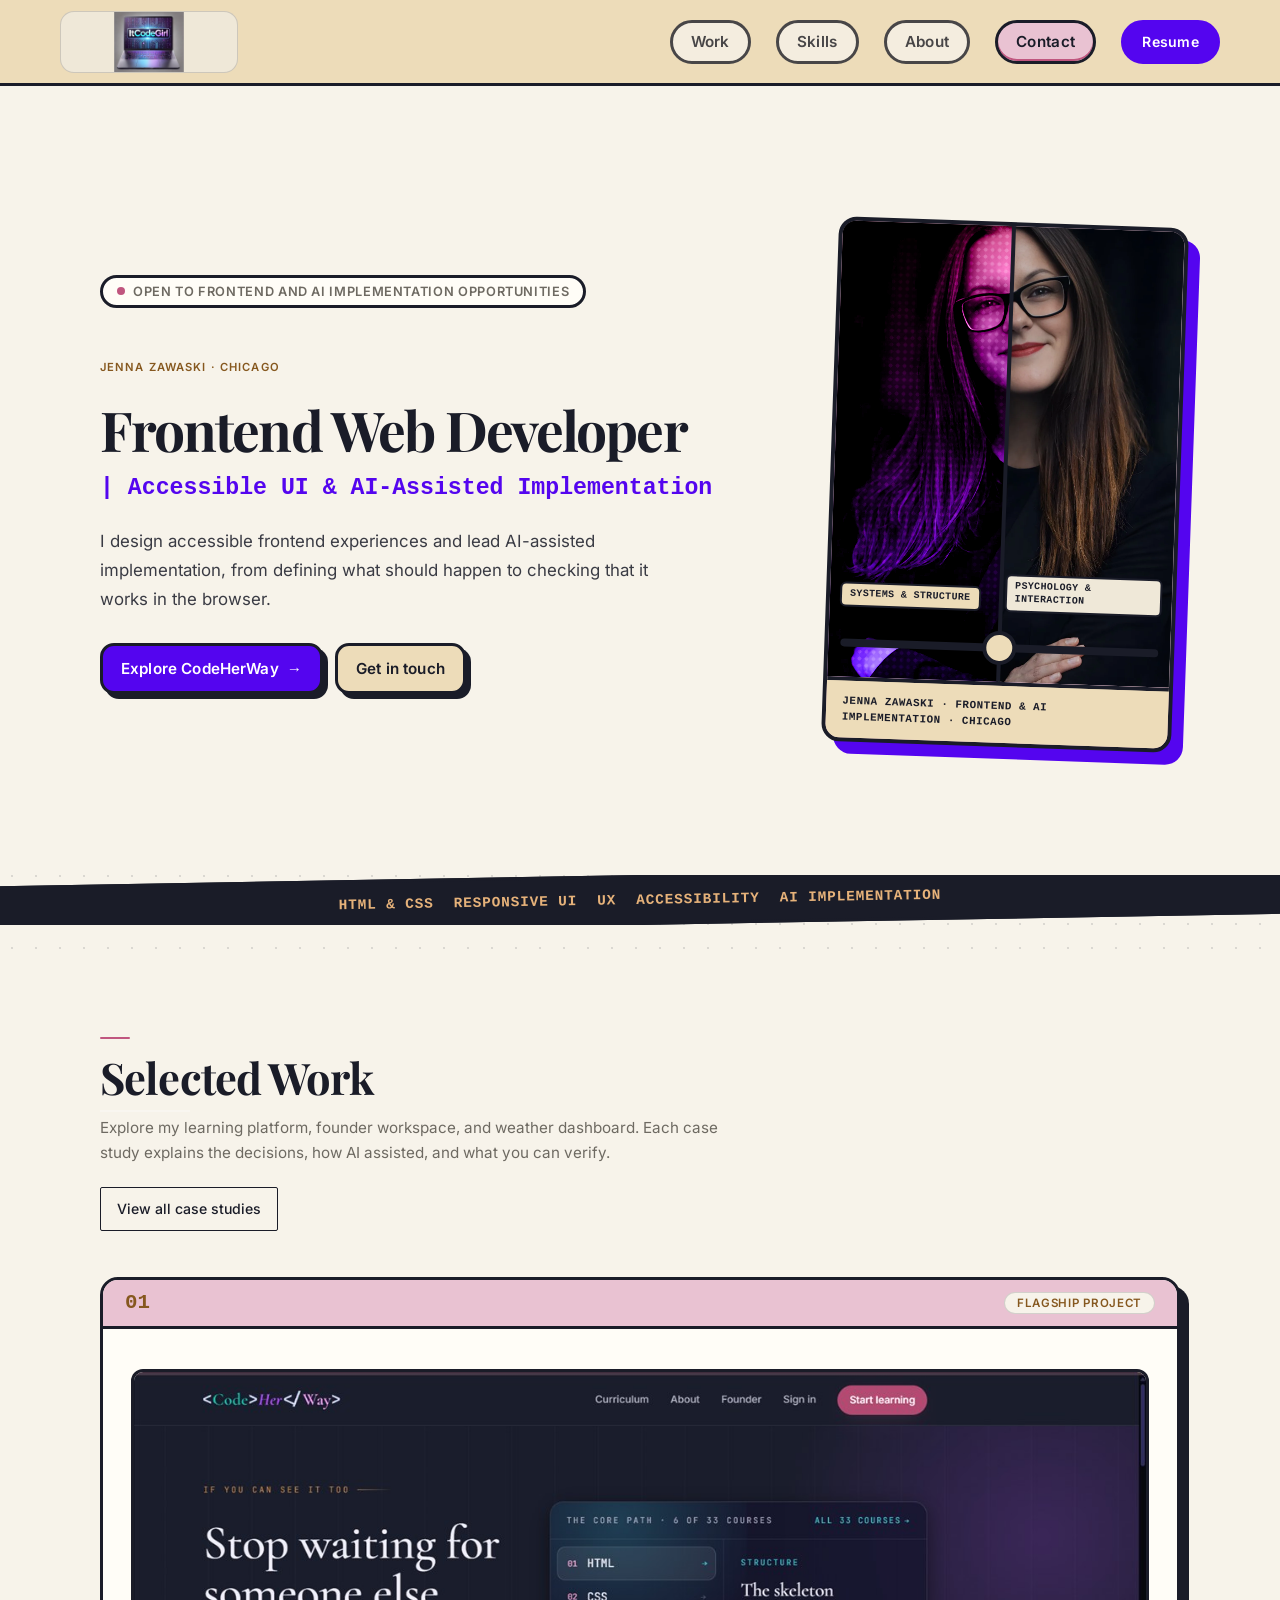
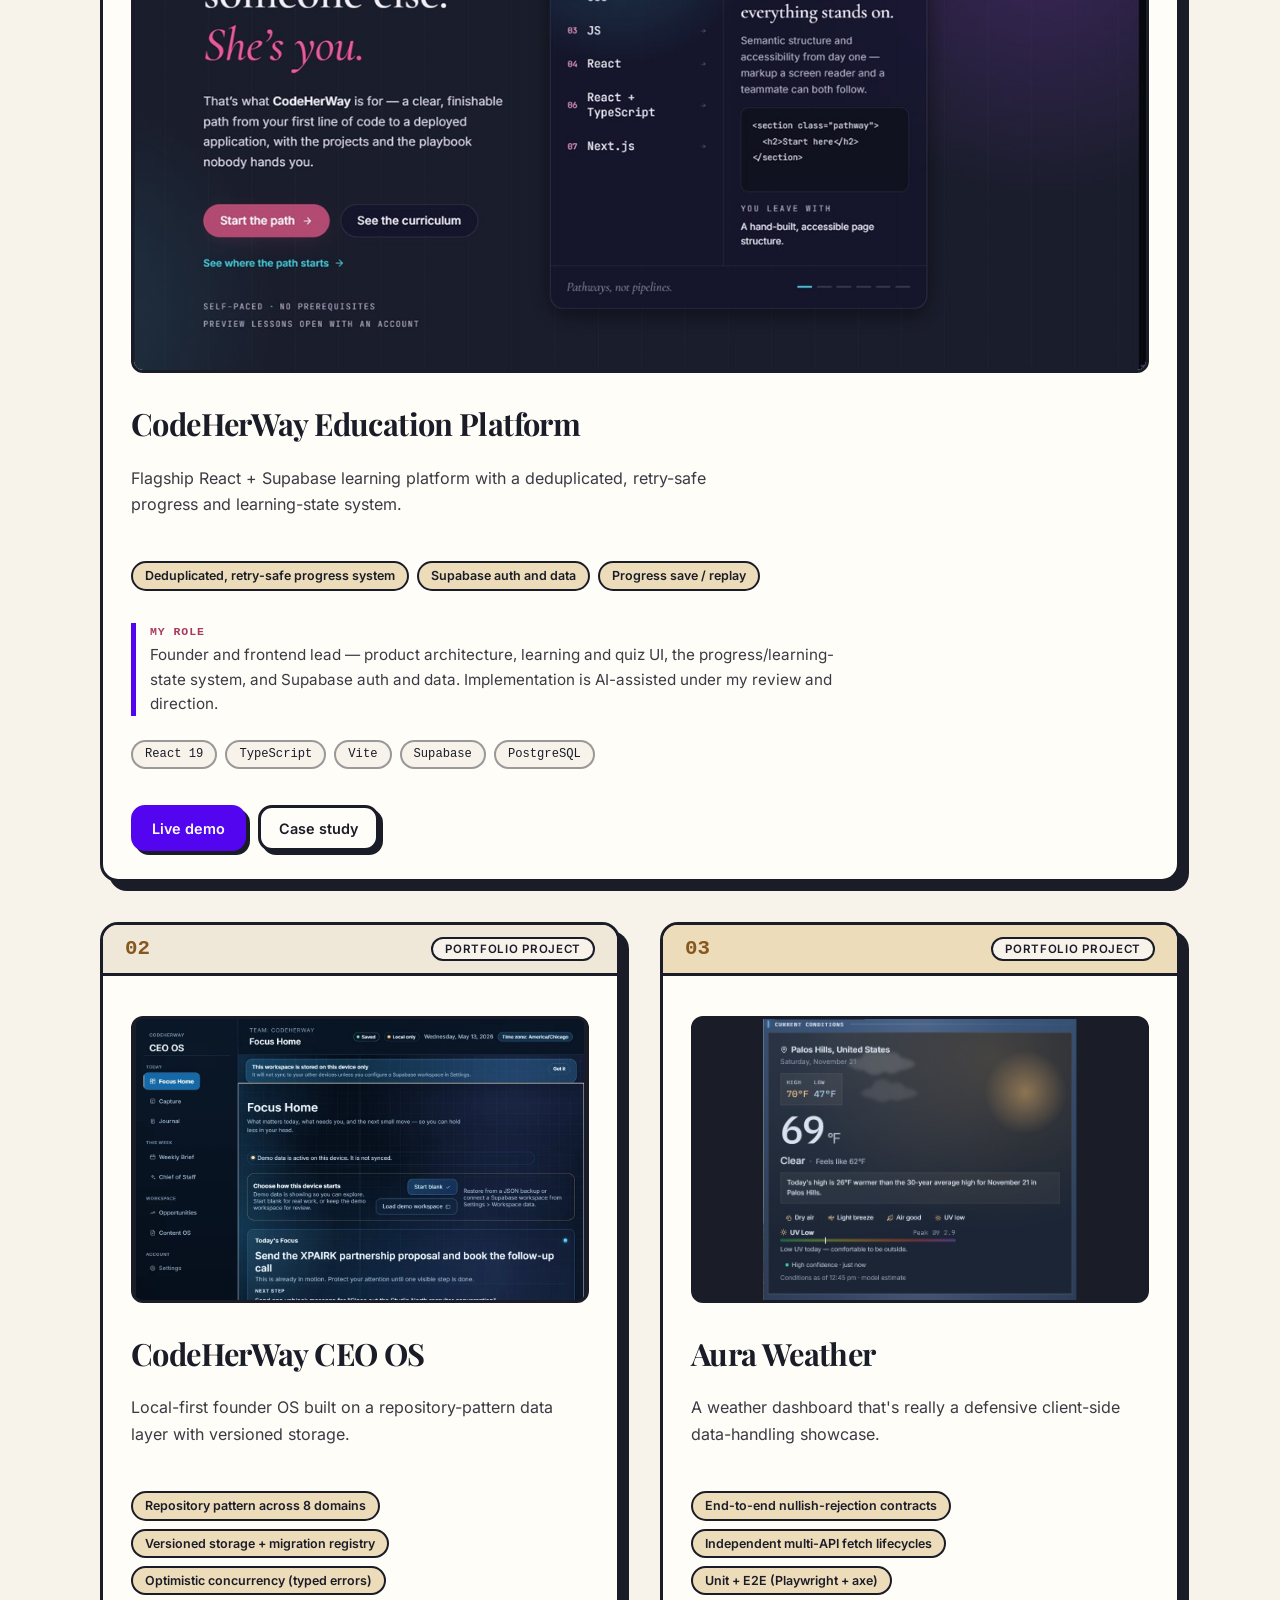
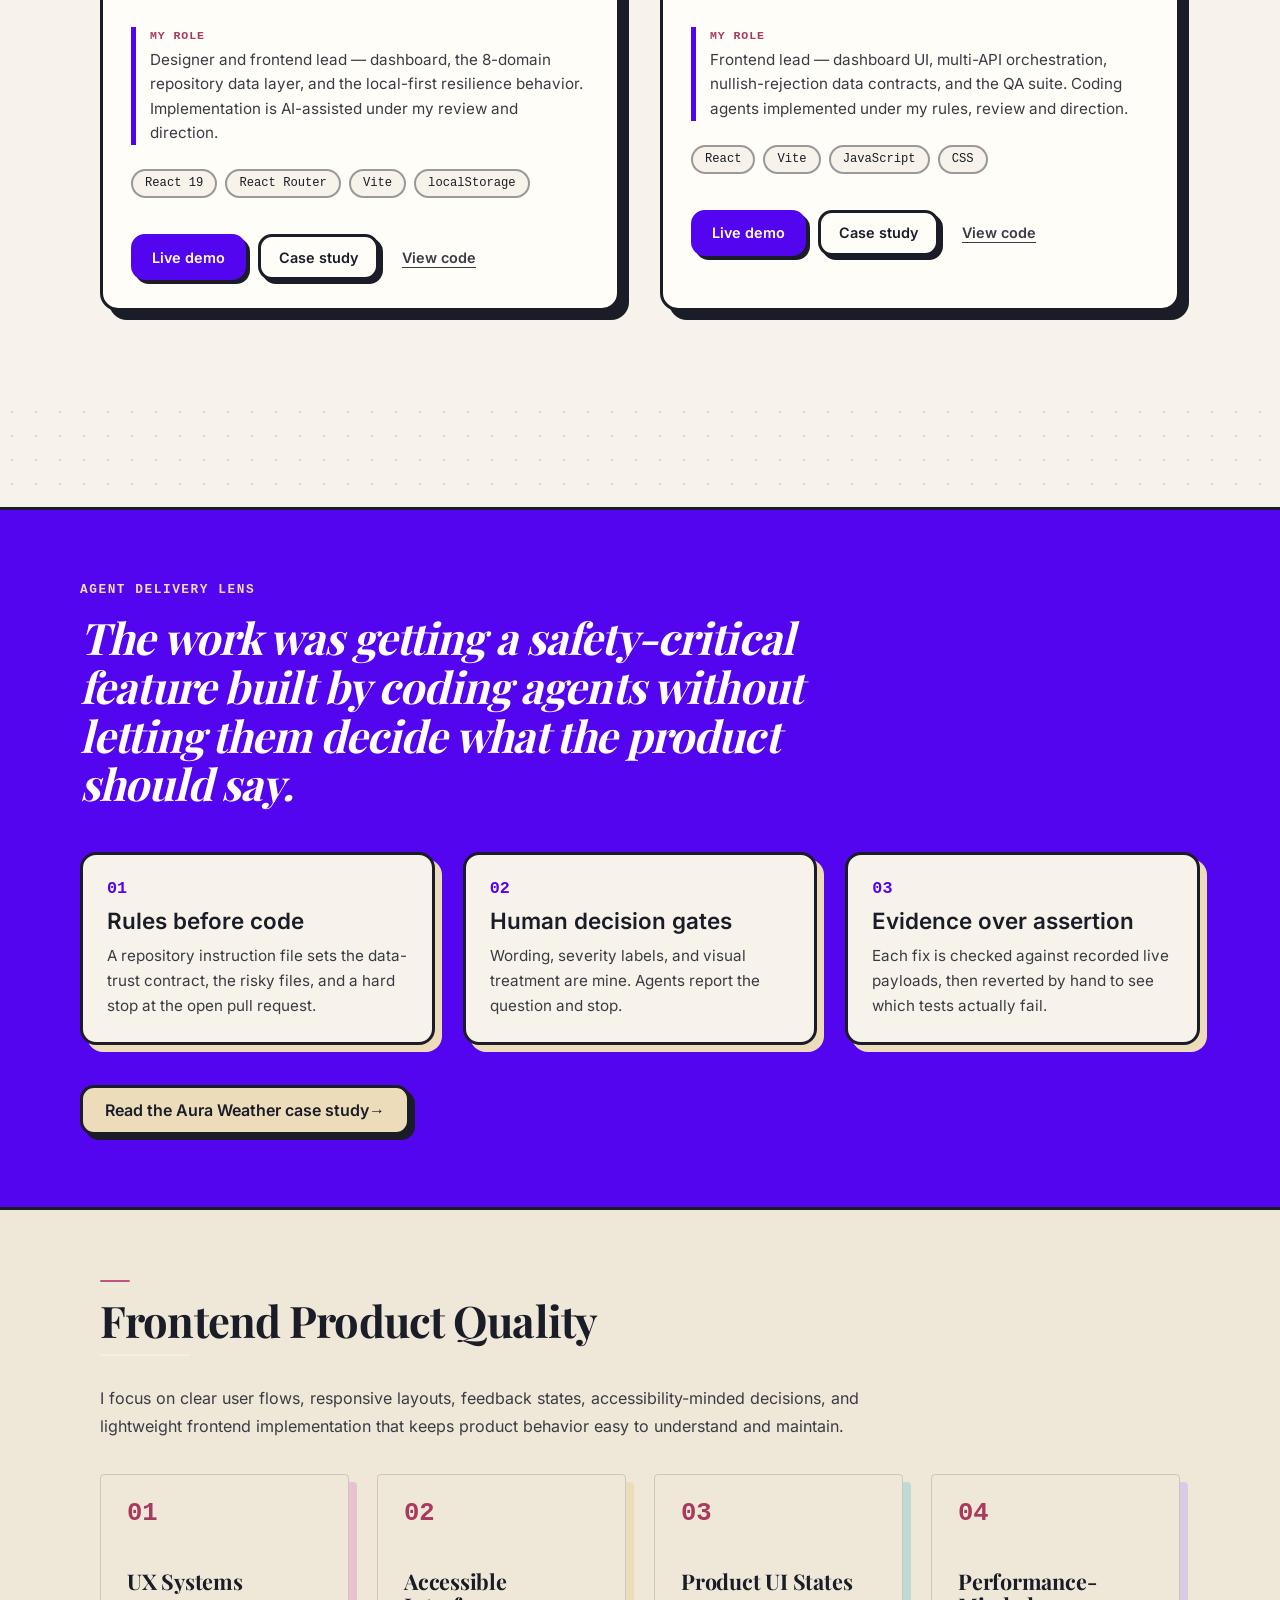
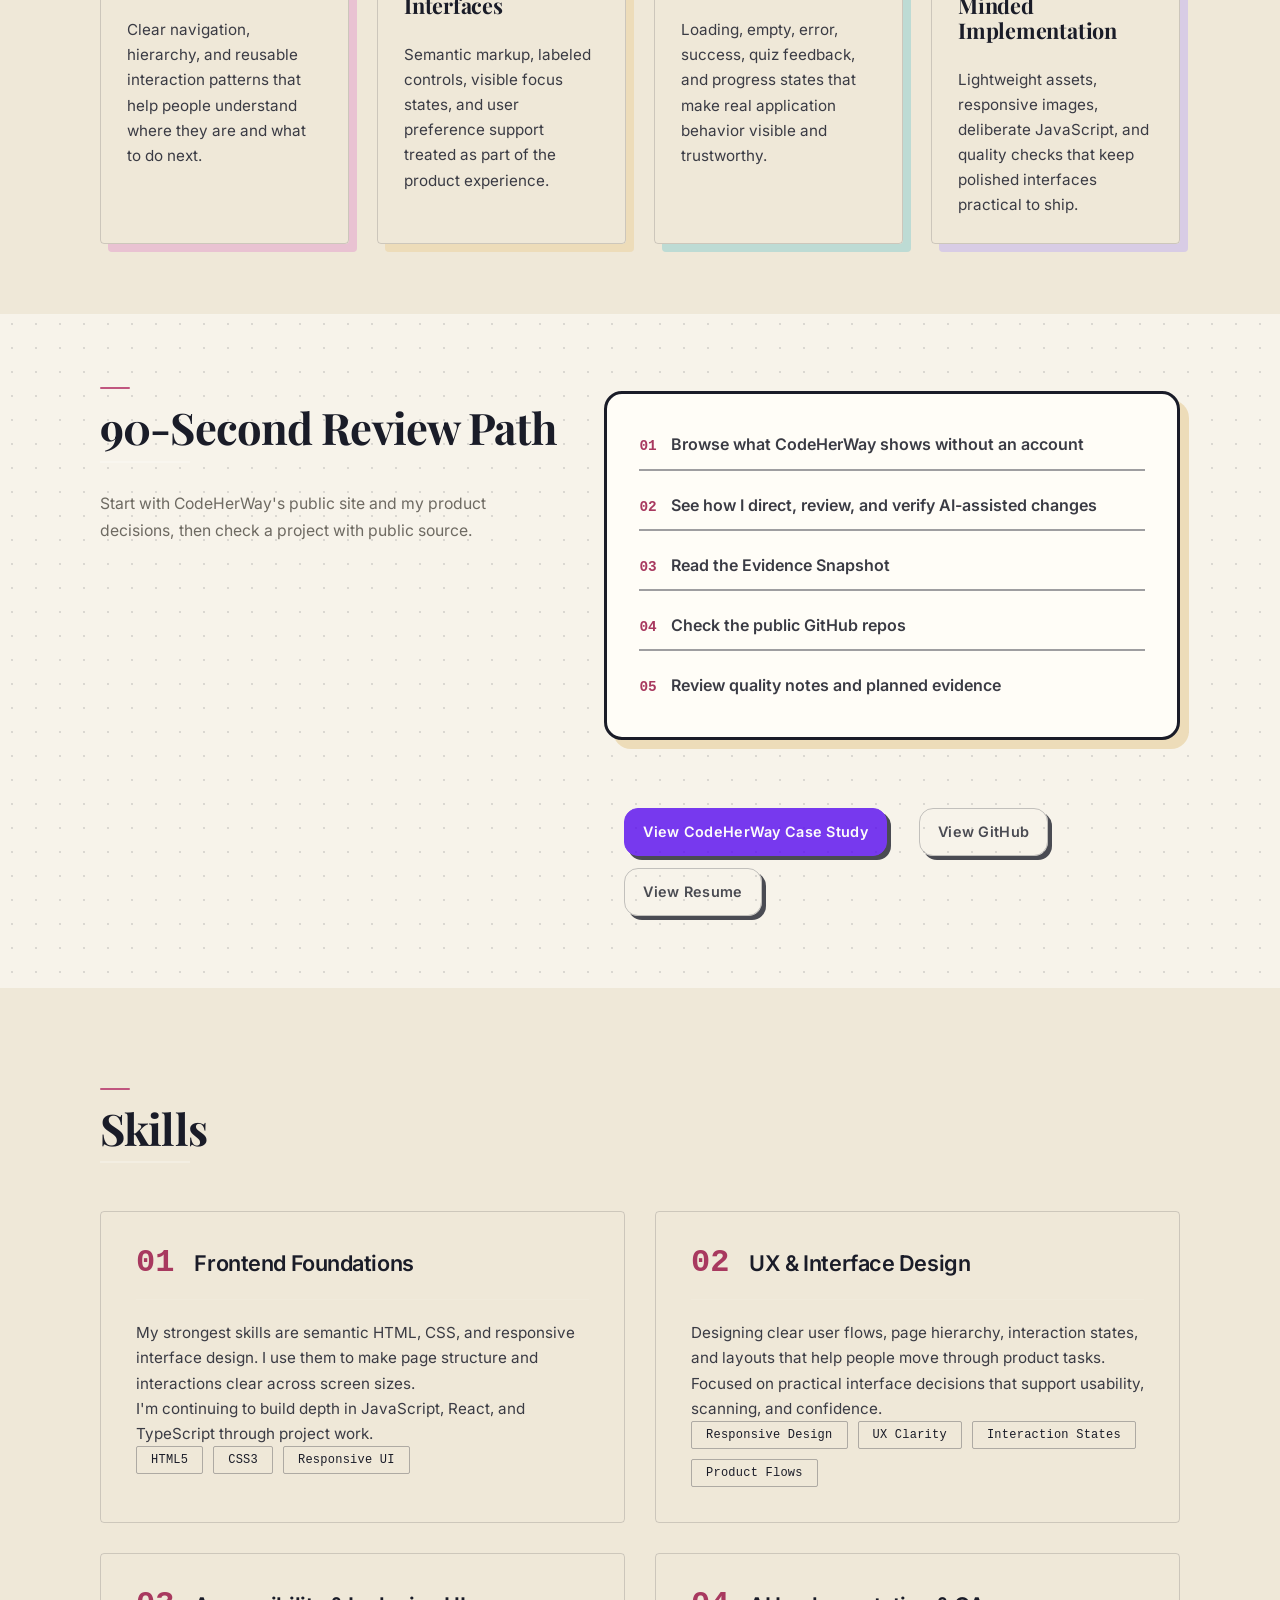
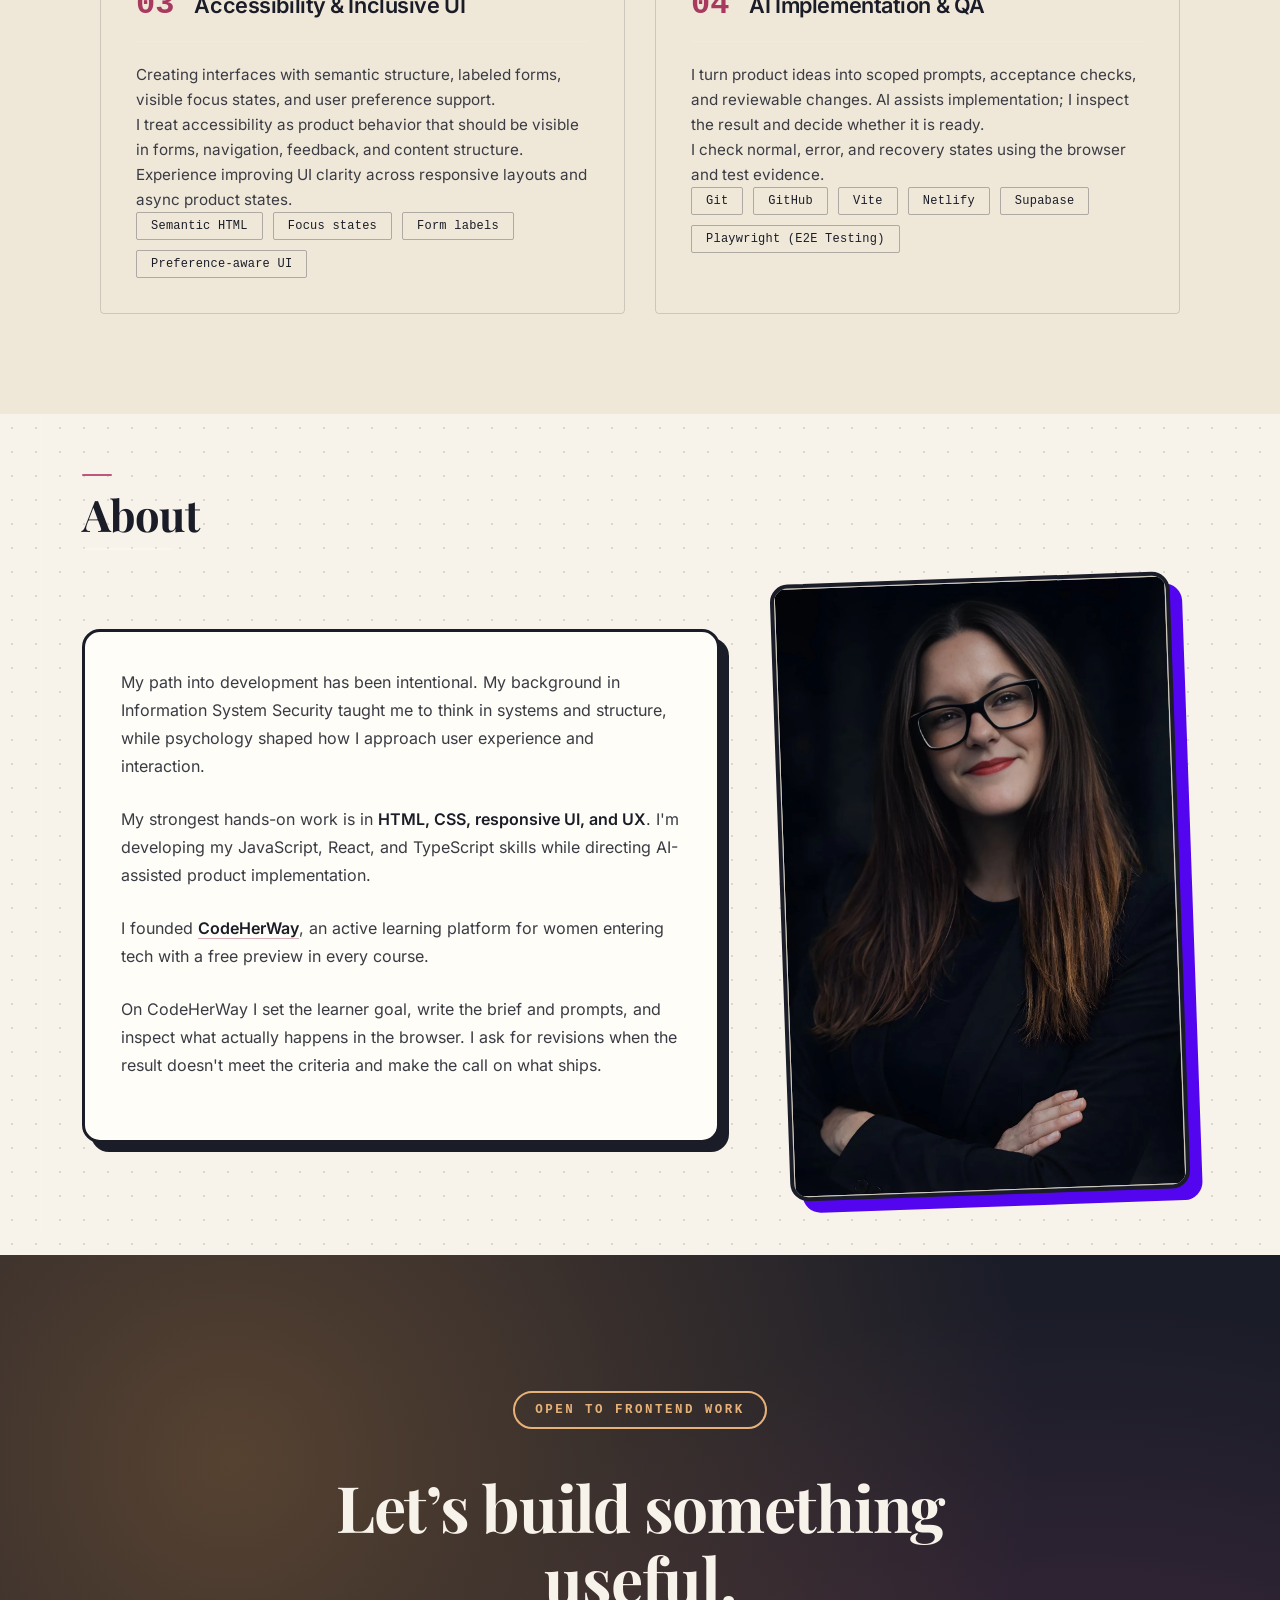
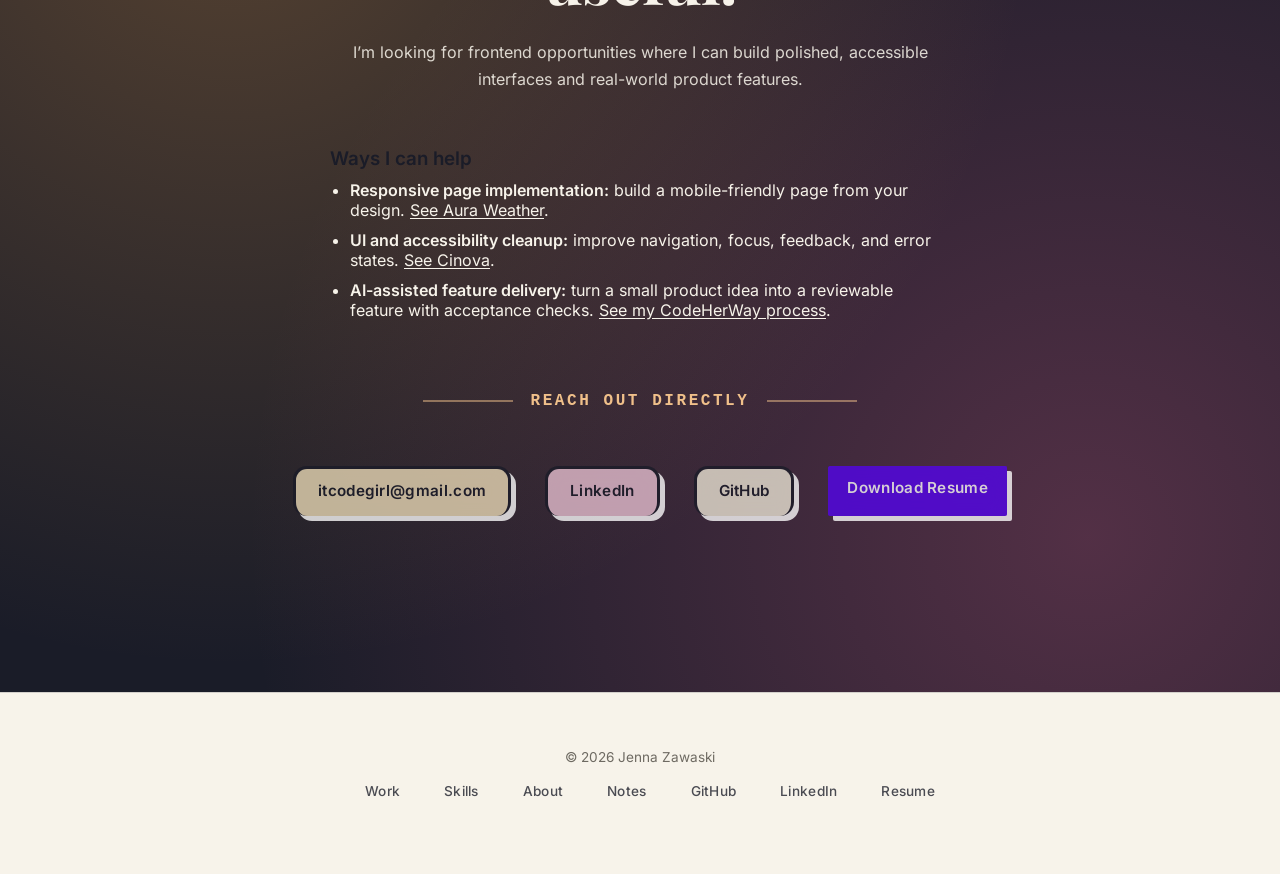
<file: index.html>
<!DOCTYPE html>
<html lang="en">

<head>
	<meta charset="UTF-8">
	<meta name="viewport" content="width=device-width, initial-scale=1.0, viewport-fit=cover">
	<meta name="description" content="Jenna Zawaski designs accessible frontend experiences and leads AI-assisted implementation with hands-on browser verification.">
	<meta name="author" content="Jenna Zawaski">
	<meta name="robots" content="index, follow">
	<link rel="canonical" href="https://itcodegirl.com/">
	<meta name="theme-color" content="#f7f3ea">
	<link rel="icon" type="image/svg+xml" href="assets/favicon.svg">

	<meta property="og:type" content="website">
	<meta property="og:title" content="Jenna Zawaski | Frontend Web Developer">
	<meta property="og:description" content="Frontend product work, accessible UI, and AI-assisted implementation under human direction and review.">
	<meta property="og:url" content="https://itcodegirl.com/">
	<meta property="og:image" content="https://itcodegirl.com/assets/images/social-portfolio.jpg">
	<meta property="og:image:width" content="1200">
	<meta property="og:image:height" content="630">
	<meta property="og:image:alt" content="Jenna Zawaski, frontend and AI implementation portfolio">
	<meta name="twitter:card" content="summary_large_image">
	<meta name="twitter:title" content="Jenna Zawaski | Frontend Web Developer">
	<meta name="twitter:description" content="Frontend product work, accessible UI, and AI-assisted implementation under human direction and review.">
	<meta name="twitter:image" content="https://itcodegirl.com/assets/images/social-portfolio.jpg">
	<meta name="twitter:image:alt" content="Jenna Zawaski, frontend and AI implementation portfolio">
	<title>Jenna Zawaski | Frontend Web Developer</title>

	<link rel="preload" href="assets/fonts/inter-latin-300-600.woff2" as="font" type="font/woff2" crossorigin>
	<link rel="preload" href="assets/fonts/playfair-display-latin-600-700.woff2" as="font" type="font/woff2" crossorigin>

	<script defer src="./js/projects.js"></script>
	<script defer src="./js/app.js"></script>
	<script defer src="./js/player-one.js"></script>

	<link rel="stylesheet" href="./css/fonts.css">
	<link rel="stylesheet" href="./css/styles.css">
	<link rel="stylesheet" href="./css/hero.css">
	<link rel="stylesheet" href="./css/projects.css">
	<link rel="stylesheet" href="./css/player-one.css">
	<link rel="stylesheet" href="./css/editorial.css">

		<script type="application/ld+json">{"@context":"https://schema.org","@type":"Person","name":"Jenna Zawaski","url":"https://itcodegirl.com/","jobTitle":"Frontend Web Developer","address":{"@type":"PostalAddress","addressLocality":"Chicago","addressRegion":"IL","addressCountry":"US"},"knowsAbout":["Frontend Development","HTML5","CSS","JavaScript","React","UX Design","Responsive Interfaces","Accessibility","Semantic HTML","API Integration","Supabase"],"email":"itcodegirl@gmail.com","sameAs":["https://github.com/itcodegirl","https://www.linkedin.com/in/jennazawaski"]}</script>
</head>

<body class="home-player-one">
	<a class="skip-link" href="#main-content">Skip to main content</a>

	<div class="scroll-progress" aria-hidden="true"></div>

	<header class="site-header nav-show">
		<div class="nav-inner">
			<a class="logo" href="#main-content" aria-label="ItCodeGirl home">
				<img src="assets/images/itcodegirl-logo.webp" alt="" width="118" height="46" loading="eager" decoding="async">
			</a>
			<nav class="nav" aria-label="Primary navigation">
				<a href="#work" data-mobile-nav="primary">Work</a>
				<a href="#skills" data-mobile-nav="secondary">Skills</a>
				<a href="#about" data-mobile-nav="secondary">About</a>
				<a href="#contact" data-mobile-nav="primary">Contact</a>
				<a href="assets/JennaZawaski-Resume.pdf" class="nav-resume" data-mobile-nav="primary" download aria-label="Download Jenna Zawaski resume PDF">Resume</a>
			</nav>
		</div>
	</header>

	<main id="main-content" tabindex="-1">
		<section class="hero" aria-labelledby="hero-title">
			<div class="hero-container">
				<div class="hero-content">
					<div class="availability-badge"><span class="availability-dot" aria-hidden="true"></span>Open to frontend and AI implementation opportunities</div>
					<p class="hero-sub">Jenna Zawaski · Chicago</p>
					<h1 id="hero-title">Frontend Web Developer <span class="hero-focus">| Accessible UI &amp; AI-Assisted Implementation</span></h1>
					<p class="hero-intro">I design accessible frontend experiences and lead AI-assisted implementation, from defining what should happen to checking that it works in the browser.</p>
					<div class="hero-actions">
						<a href="work/codeherway/" class="hero-cta hero-cta--primary">Explore CodeHerWay <span aria-hidden="true">→</span></a>
						<a href="#contact" class="hero-cta hero-cta--secondary">Get in touch</a>
					</div>
				</div>
				<figure class="hero-portrait">
					<div class="hero-portrait-split">
						<img src="assets/headshot.webp" alt="Jenna Zawaski, smiling, with long dark hair and glasses" width="800" height="1000" loading="eager" fetchpriority="high" decoding="async">
						<span class="hero-portrait-overlay" aria-hidden="true">
							<img src="assets/headshot.webp" alt="" width="800" height="1000" loading="eager" decoding="async">
							<span class="hero-portrait-wash"></span>
							<span class="hero-portrait-dots"></span>
						</span>
						<span class="hero-portrait-divider" aria-hidden="true"></span>
						<span class="hero-portrait-label hero-portrait-label--left">Systems &amp; structure</span>
						<span class="hero-portrait-label hero-portrait-label--right">Psychology &amp; interaction</span>
						<input class="hero-portrait-range" type="range" min="0" max="100" value="50" aria-label="Slide between the halftone and photo portrait">
					</div>
					<figcaption>Jenna Zawaski · Frontend &amp; AI implementation · Chicago</figcaption>
				</figure>
			</div>
		</section>
		<div class="skills-ticker-clip" aria-hidden="true">
			<div class="skills-ticker">
				<span>HTML &amp; CSS</span><span>Responsive UI</span><span>UX</span><span>Accessibility</span><span>AI implementation</span>
			</div>
		</div>
		<section class="work" id="work" aria-labelledby="work-title">
			<h2 id="work-title">Selected Work</h2>
			<p class="work-intro">
				Explore my learning platform, founder workspace, and weather dashboard. Each case study explains the decisions, how AI assisted, and what you can verify.
			</p>
			<a class="work-index-link" href="work/">View all case studies</a>
			<div class="work-grid" id="projectsGrid"></div>
			<noscript>
				<ul class="work-grid work-grid--static" aria-label="Selected work">
					<li><h3><a href="work/codeherway/">CodeHerWay Education Platform</a></h3><p>Flagship React + Supabase learning platform with a deduplicated, retry-safe progress and learning-state system.</p><a href="https://codeherway-platform.vercel.app/" rel="noopener noreferrer">Live demo</a></li>
					<li><h3><a href="work/ceo-os/">CodeHerWay CEO OS</a></h3><p>Local-first founder OS built on a repository-pattern data layer with versioned storage.</p><a href="https://codeherway-ceo-os.netlify.app/" rel="noopener noreferrer">Live demo</a> · <a href="https://github.com/itcodegirl/ceo-os" rel="noopener noreferrer">Code</a></li>
					<li><h3><a href="work/aura-weather/">Aura Weather</a></h3><p>A weather dashboard that's really a defensive client-side data-handling showcase.</p><a href="https://aura-weather-platform.netlify.app/" rel="noopener noreferrer">Live demo</a> · <a href="https://github.com/itcodegirl/aura-weather" rel="noopener noreferrer">Code</a></li>
				</ul>
			</noscript>
		</section>
		<section class="agent-lens" aria-labelledby="agent-lens-title">
			<div class="agent-lens-inner">
				<p class="agent-lens-eyebrow">Agent delivery lens</p>
				<h2 id="agent-lens-title">The work was getting a safety-critical feature built by coding agents without letting them decide what the product should say.</h2>
				<div class="agent-lens-grid">
					<article>
						<span aria-hidden="true">01</span>
						<h3>Rules before code</h3>
						<p>A repository instruction file sets the data-trust contract, the risky files, and a hard stop at the open pull request.</p>
					</article>
					<article>
						<span aria-hidden="true">02</span>
						<h3>Human decision gates</h3>
						<p>Wording, severity labels, and visual treatment are mine. Agents report the question and stop.</p>
					</article>
					<article>
						<span aria-hidden="true">03</span>
						<h3>Evidence over assertion</h3>
						<p>Each fix is checked against recorded live payloads, then reverted by hand to see which tests actually fail.</p>
					</article>
				</div>
				<a class="agent-lens-link" href="work/aura-weather/">Read the Aura Weather case study <span aria-hidden="true">→</span></a>
			</div>
		</section>
		<section class="product-quality" aria-labelledby="product-quality-title">
			<h2 id="product-quality-title">Frontend Product Quality</h2>
			<p class="quality-intro">
				I focus on clear user flows, responsive layouts, feedback states, accessibility-minded decisions, and lightweight frontend implementation that keeps product behavior easy to understand and maintain.
			</p>
			<div class="quality-grid">
				<article class="quality-card">
					<span class="quality-number" aria-hidden="true">01</span>
					<h3>UX Systems</h3>
					<p>Clear navigation, hierarchy, and reusable interaction patterns that help people understand where they are and what to do next.</p>
				</article>
				<article class="quality-card">
					<span class="quality-number" aria-hidden="true">02</span>
					<h3>Accessible Interfaces</h3>
					<p>Semantic markup, labeled controls, visible focus states, and user preference support treated as part of the product experience.</p>
				</article>
				<article class="quality-card">
					<span class="quality-number" aria-hidden="true">03</span>
					<h3>Product UI States</h3>
					<p>Loading, empty, error, success, quiz feedback, and progress states that make real application behavior visible and trustworthy.</p>
				</article>
				<article class="quality-card">
					<span class="quality-number" aria-hidden="true">04</span>
					<h3>Performance-Minded Implementation</h3>
					<p>Lightweight assets, responsive images, deliberate JavaScript, and quality checks that keep polished interfaces practical to ship.</p>
				</article>
			</div>
		</section>
		<section class="review-path" aria-labelledby="review-path-title">
			<div class="review-path-copy">
				<h2 id="review-path-title">90-Second Review Path</h2>
				<p>
					Start with CodeHerWay's public site and my product decisions, then check a project with public source.
				</p>
			</div>
			<ol class="review-steps">
				<li>Browse what CodeHerWay shows without an account</li>
				<li>See how I direct, review, and verify AI-assisted changes</li>
				<li>Read the Evidence Snapshot</li>
				<li>Check the public GitHub repos</li>
				<li>Review quality notes and planned evidence</li>
			</ol>
			<nav class="review-path-actions" aria-label="90-second review links">
				<a href="work/codeherway/">View CodeHerWay Case Study</a>
				<a href="https://github.com/itcodegirl" target="_blank" rel="noopener noreferrer">View GitHub</a>
				<a href="assets/JennaZawaski-Resume.pdf" download>View Resume</a>
			</nav>
		</section>
		<section class="skills" id="skills" aria-labelledby="skills-title">
			<h2 id="skills-title">Skills</h2>
			<div class="skills-grid">
				<div class="skill-card">
					<div class="skill-header">
						<span class="skill-number" aria-hidden="true">01</span>
						<h3>Frontend Foundations</h3>
					</div>
					<div class="skill-content">
						<p>
							My strongest skills are semantic HTML, CSS, and responsive interface design. I use them to make page structure and interactions clear across screen sizes.
						</p>
						<p>I'm continuing to build depth in JavaScript, React, and TypeScript through project work.</p>
						<div class="skill-tags">
							<span>HTML5</span>
							<span>CSS3</span>
							<span>Responsive UI</span>
						</div>
					</div>
				</div>
				<div class="skill-card">
					<div class="skill-header">
						<span class="skill-number" aria-hidden="true">02</span>
						<h3>UX &amp; Interface Design</h3>
					</div>
					<div class="skill-content">
						<p>
							Designing clear user flows, page hierarchy, interaction states, and layouts that help people move through product tasks.
						</p>
						<p>Focused on practical interface decisions that support usability, scanning, and confidence.</p>
						<div class="skill-tags">
							<span>Responsive Design</span>
							<span>UX Clarity</span>
							<span>Interaction States</span>
							<span>Product Flows</span>
						</div>
					</div>
				</div>
				<div class="skill-card">
					<div class="skill-header">
						<span class="skill-number" aria-hidden="true">03</span>
						<h3>Accessibility &amp; Inclusive UI</h3>
					</div>
					<div class="skill-content">
						<p>Creating interfaces with semantic structure, labeled forms, visible focus states, and user preference support.
						</p>
						<p>I treat accessibility as product behavior that should be visible in forms, navigation, feedback, and content structure.</p>
						<p>Experience improving UI clarity across responsive layouts and async product states.</p>
						<div class="skill-tags">
							<span>Semantic HTML</span>
							<span>Focus states</span>
							<span>Form labels</span>
							<span>Preference-aware UI</span>
						</div>
					</div>
				</div>
				<div class="skill-card">
					<div class="skill-header">
						<span class="skill-number" aria-hidden="true">04</span>
						<h3>AI Implementation &amp; QA</h3>
					</div>
					<div class="skill-content">
						<p>
							I turn product ideas into scoped prompts, acceptance checks, and reviewable changes. AI assists implementation; I inspect the result and decide whether it is ready.
						</p>
						<p>I check normal, error, and recovery states using the browser and test evidence.</p>
						<div class="skill-tags">
							<span>Git</span>
							<span>GitHub</span>
							<span>Vite</span>
							<span>Netlify</span>
							<span>Supabase</span>
							<span>Playwright (E2E Testing)</span>
						</div>
					</div>
				</div>
			</div>
		</section>
		<section class="about" id="about" aria-labelledby="about-title">
			<h2 id="about-title">About</h2>
			<div class="about-container">
				<div class="about-content">
					<p class="about-text">
						My path into development has been intentional.
						My background in Information System Security taught me to
						think in systems and structure, while psychology shaped how I approach user experience and interaction.
					</p>
					<p class="about-text">
						My strongest hands-on work is in <strong>HTML, CSS, responsive UI, and UX</strong>. I'm developing my JavaScript, React, and TypeScript skills while directing AI-assisted product implementation.
					</p>
					<p class="about-text">
						I founded <a href="work/codeherway/" class="about-link"><strong>CodeHerWay</strong></a>, an active learning platform for women entering tech with a free preview in every course.
					</p>
					<p class="about-text">
						On CodeHerWay I set the learner goal, write the brief and prompts, and inspect what actually happens in the browser. I ask for revisions when the result doesn't meet the criteria and make the call on what ships.
					</p>
				</div>
				<div class="about-image">
					<picture>
						<source srcset="assets/headshot.webp" type="image/webp">
						<img src="assets/headshot.png" alt="Jenna Zawaski" width="1286" height="2000" loading="lazy" decoding="async">
					</picture>
				</div>
			</div>
		</section>
		<section class="contact" id="contact" aria-labelledby="contact-title">
			<div class="contact-card">
				<p class="contact-eyebrow">Open to frontend work</p>
				<h2 id="contact-title">Let’s build something useful.</h2>
				<p class="contact-copy">
					I’m looking for frontend opportunities where I can build polished, accessible interfaces and real-world
					product features.
				</p>
				<div class="contact-services">
					<h3>Ways I can help</h3>
					<ul>
						<li><strong>Responsive page implementation:</strong> build a mobile-friendly page from your design. <a href="work/aura-weather/">See Aura Weather</a>.</li>
						<li><strong>UI and accessibility cleanup:</strong> improve navigation, focus, feedback, and error states. <a href="work/cinova/">See Cinova</a>.</li>
						<li><strong>AI-assisted feature delivery:</strong> turn a small product idea into a reviewable feature with acceptance checks. <a href="work/codeherway/#my-role">See my CodeHerWay process</a>.</li>
					</ul>
				</div>
				<p class="contact-divider">Reach out directly</p>
				<nav class="contact-links" aria-label="Direct contact links">
					<a href="mailto:itcodegirl@gmail.com" class="contact-link" aria-label="Email itcodegirl@gmail.com">itcodegirl@gmail.com</a>
					<a href="https://www.linkedin.com/in/jennazawaski" target="_blank" rel="noopener noreferrer" class="contact-link" aria-label="Visit Jenna Zawaski on LinkedIn">LinkedIn</a>
					<a href="https://github.com/itcodegirl" target="_blank" rel="noopener noreferrer" class="contact-link" aria-label="Visit Jenna Zawaski on GitHub">GitHub</a>
					<a href="assets/JennaZawaski-Resume.pdf" class="contact-link contact-link--resume" download aria-label="Download resume PDF">Download Resume</a>
				</nav>
			</div>
		</section>
	</main>

	<footer class="site-footer">
		<div class="footer-inner">
			<p class="footer-copy">© 2026 Jenna Zawaski</p>
			<nav class="footer-links" aria-label="Footer navigation">
				<a href="work/">Work</a>
				<a href="#skills">Skills</a>
				<a href="#about">About</a>
				<a href="notes/">Notes</a>
				<a href="https://github.com/itcodegirl" target="_blank" rel="noopener noreferrer">GitHub</a>
				<a href="https://www.linkedin.com/in/jennazawaski" target="_blank" rel="noopener noreferrer">LinkedIn</a>
				<a href="assets/JennaZawaski-Resume.pdf" download>Resume</a>
			</nav>
		</div>
	</footer>
</body>

</html>
</file>
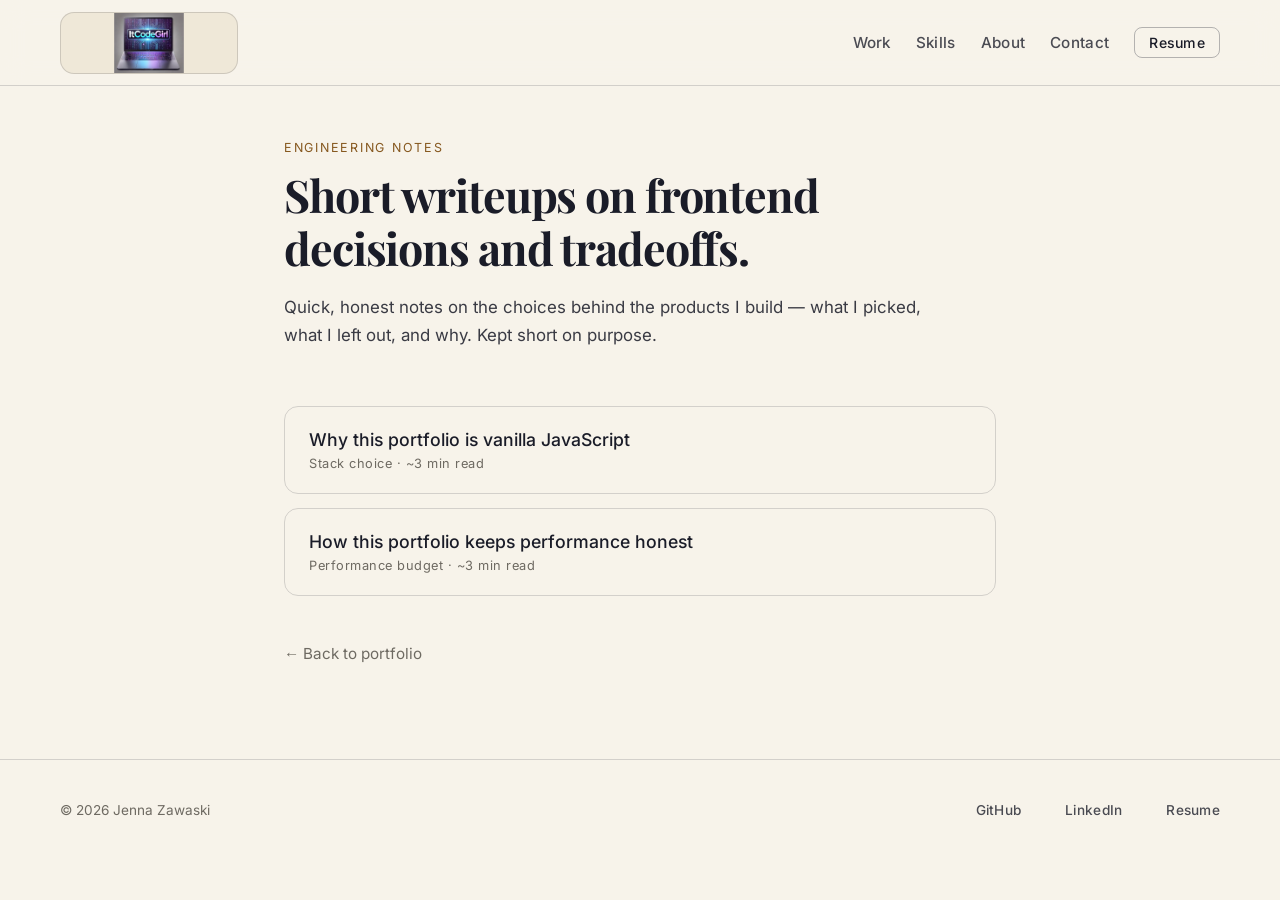
<file: notes/index.html>
<!DOCTYPE html>
<html lang="en">

<head>
	<meta charset="UTF-8">
	<meta name="viewport" content="width=device-width, initial-scale=1.0, viewport-fit=cover">
	<meta name="description"
		content="Short engineering notes by Jenna Zawaski on frontend decisions, tradeoffs, and the choices behind this portfolio.">
	<meta name="author" content="Jenna Zawaski">
	<meta name="robots" content="index, follow">
	<link rel="canonical" href="https://itcodegirl.com/notes/">
	<meta name="theme-color" content="#f7f3ea">
	<link rel="icon" type="image/svg+xml" href="../assets/favicon.svg">

	<meta property="og:type" content="website">
	<meta property="og:title" content="Engineering notes | Jenna Zawaski">
	<meta property="og:description" content="Short engineering notes by Jenna Zawaski on frontend decisions, tradeoffs, and the choices behind this portfolio.">
	<meta property="og:url" content="https://itcodegirl.com/notes/">
	<meta property="og:image" content="https://itcodegirl.com/assets/images/social-portfolio.jpg">
	<meta property="og:image:width" content="1200">
	<meta property="og:image:height" content="630">
	<meta property="og:image:alt" content="Jenna Zawaski, frontend and AI implementation portfolio">
	<meta name="twitter:card" content="summary_large_image">
	<meta name="twitter:title" content="Engineering notes | Jenna Zawaski">
	<meta name="twitter:description" content="Short engineering notes by Jenna Zawaski on frontend decisions, tradeoffs, and the choices behind this portfolio.">
	<meta name="twitter:image" content="https://itcodegirl.com/assets/images/social-portfolio.jpg">
	<meta name="twitter:image:alt" content="Jenna Zawaski, frontend and AI implementation portfolio">

	<title>Engineering notes | Jenna Zawaski</title>

	<link rel="preload" href="../assets/fonts/inter-latin-300-600.woff2" as="font" type="font/woff2" crossorigin>
	<link rel="preload" href="../assets/fonts/playfair-display-latin-600-700.woff2" as="font" type="font/woff2" crossorigin>

	<link rel="stylesheet" href="../css/fonts.css">
	<link rel="stylesheet" href="../css/styles.css">
	<link rel="stylesheet" href="./notes.css">
	<link rel="stylesheet" href="../css/editorial-pages.css">
</head>

<body class="notes-body">
	<a class="skip-link" href="#main-content">Skip to main content</a>

	<header class="site-header nav-show">
		<div class="nav-inner">
			<a class="logo" href="../" aria-label="ItCodeGirl home">
				<img src="../assets/images/itcodegirl-logo.webp" alt="" width="118" height="46" loading="eager" decoding="async">
			</a>
			<nav class="nav" aria-label="Primary navigation">
				<a href="../#work">Work</a>
				<a href="../#skills">Skills</a>
				<a href="../#about">About</a>
				<a href="../#contact">Contact</a>
				<a href="../assets/JennaZawaski-Resume.pdf" class="nav-resume" download
					aria-label="Download Jenna Zawaski resume PDF">Resume</a>
			</nav>
		</div>
	</header>

	<main id="main-content" tabindex="-1" class="notes-main">
		<header class="notes-header">
			<p class="notes-eyebrow">Engineering notes</p>
			<h1>Short writeups on frontend decisions and tradeoffs.</h1>
			<p class="notes-intro">
				Quick, honest notes on the choices behind the products I build — what I
				picked, what I left out, and why. Kept short on purpose.
			</p>
		</header>

		<ul class="notes-list">
			<li class="notes-list-item">
				<a href="./why-vanilla.html" class="notes-list-link">
					<span class="notes-list-title">Why this portfolio is vanilla JavaScript</span>
					<span class="notes-list-meta">Stack choice · ~3 min read</span>
				</a>
			</li>
			<li class="notes-list-item">
				<a href="./site-performance.html" class="notes-list-link">
					<span class="notes-list-title">How this portfolio keeps performance honest</span>
					<span class="notes-list-meta">Performance budget · ~3 min read</span>
				</a>
			</li>
		</ul>

		<p class="notes-back">
			<a href="../">← Back to portfolio</a>
		</p>
	</main>

	<footer class="site-footer">
		<div class="footer-inner">
			<p class="footer-copy">© 2026 Jenna Zawaski</p>
			<nav class="footer-links" aria-label="Footer navigation">
				<a href="https://github.com/itcodegirl" target="_blank" rel="noopener noreferrer">GitHub</a>
				<a href="https://www.linkedin.com/in/jennazawaski" target="_blank" rel="noopener noreferrer">LinkedIn</a>
				<a href="../assets/JennaZawaski-Resume.pdf" download>Resume</a>
			</nav>
		</div>
	</footer>
</body>

</html>
</file>
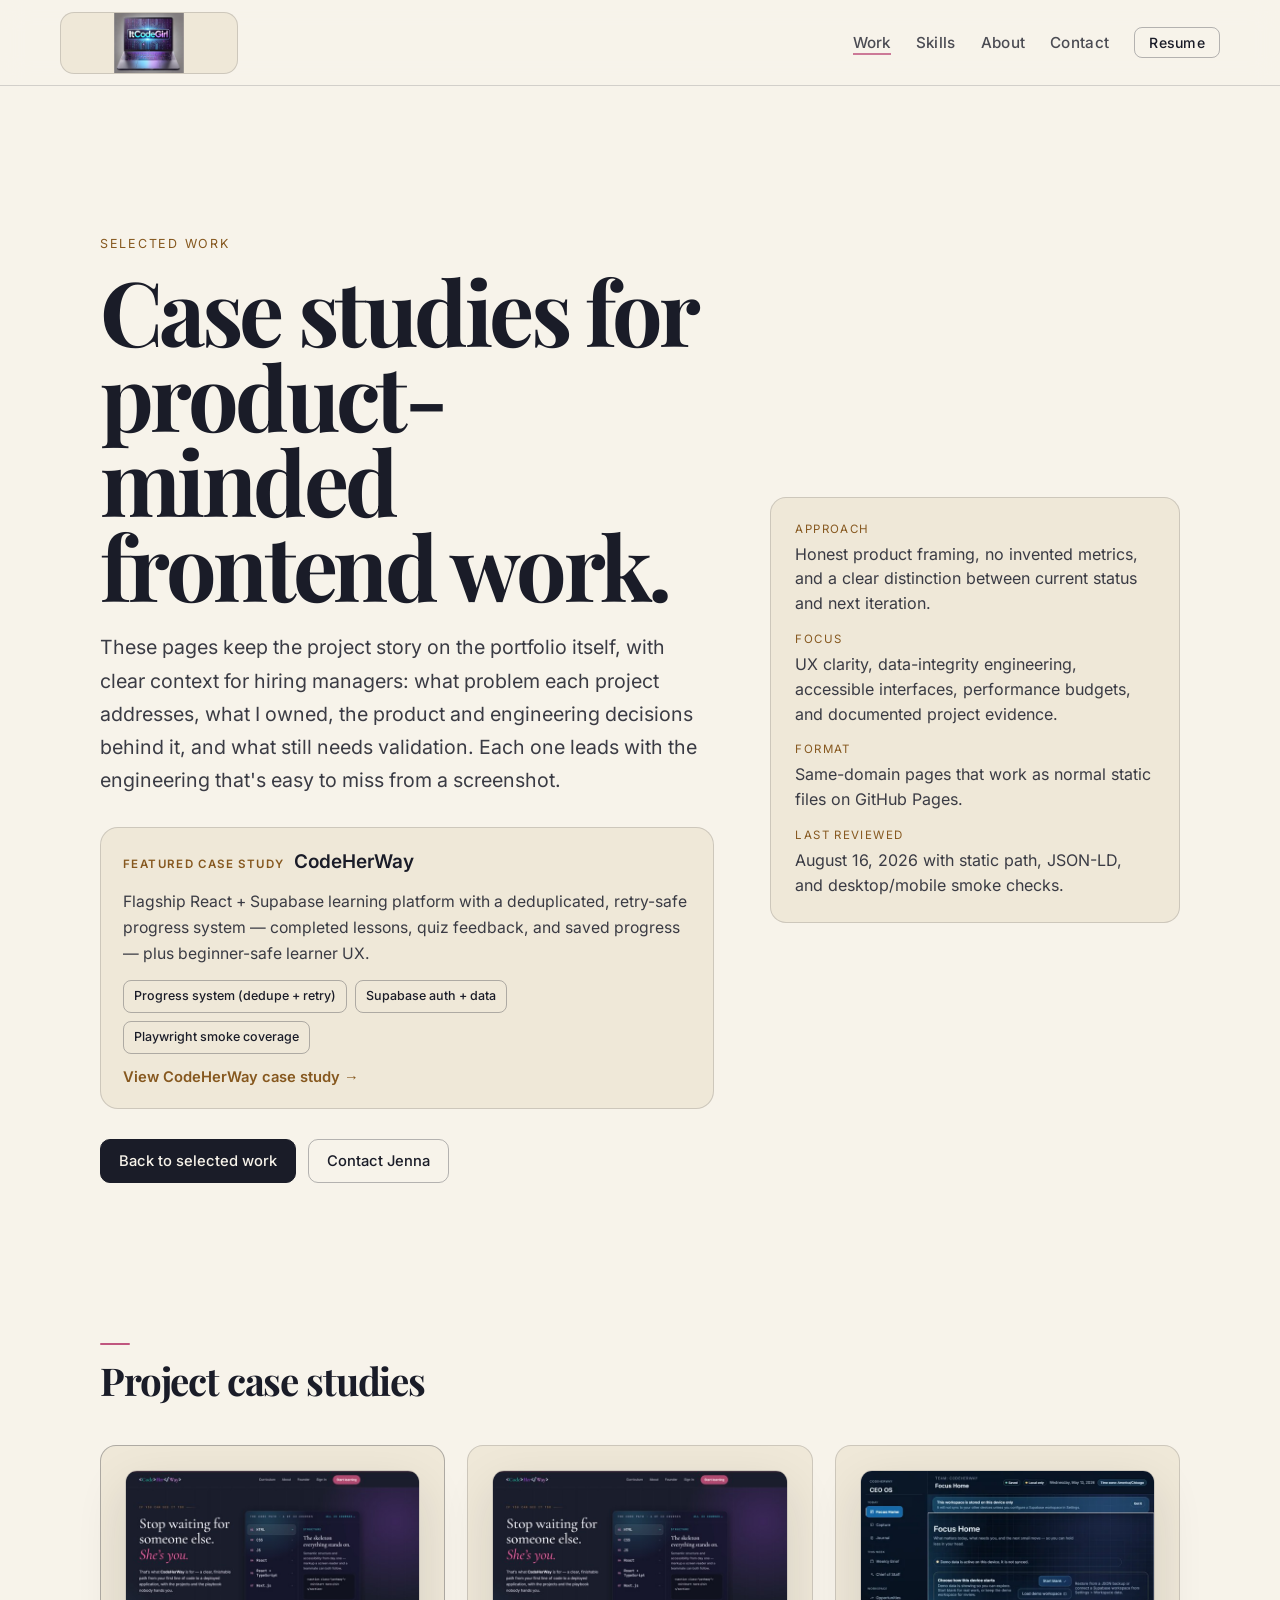
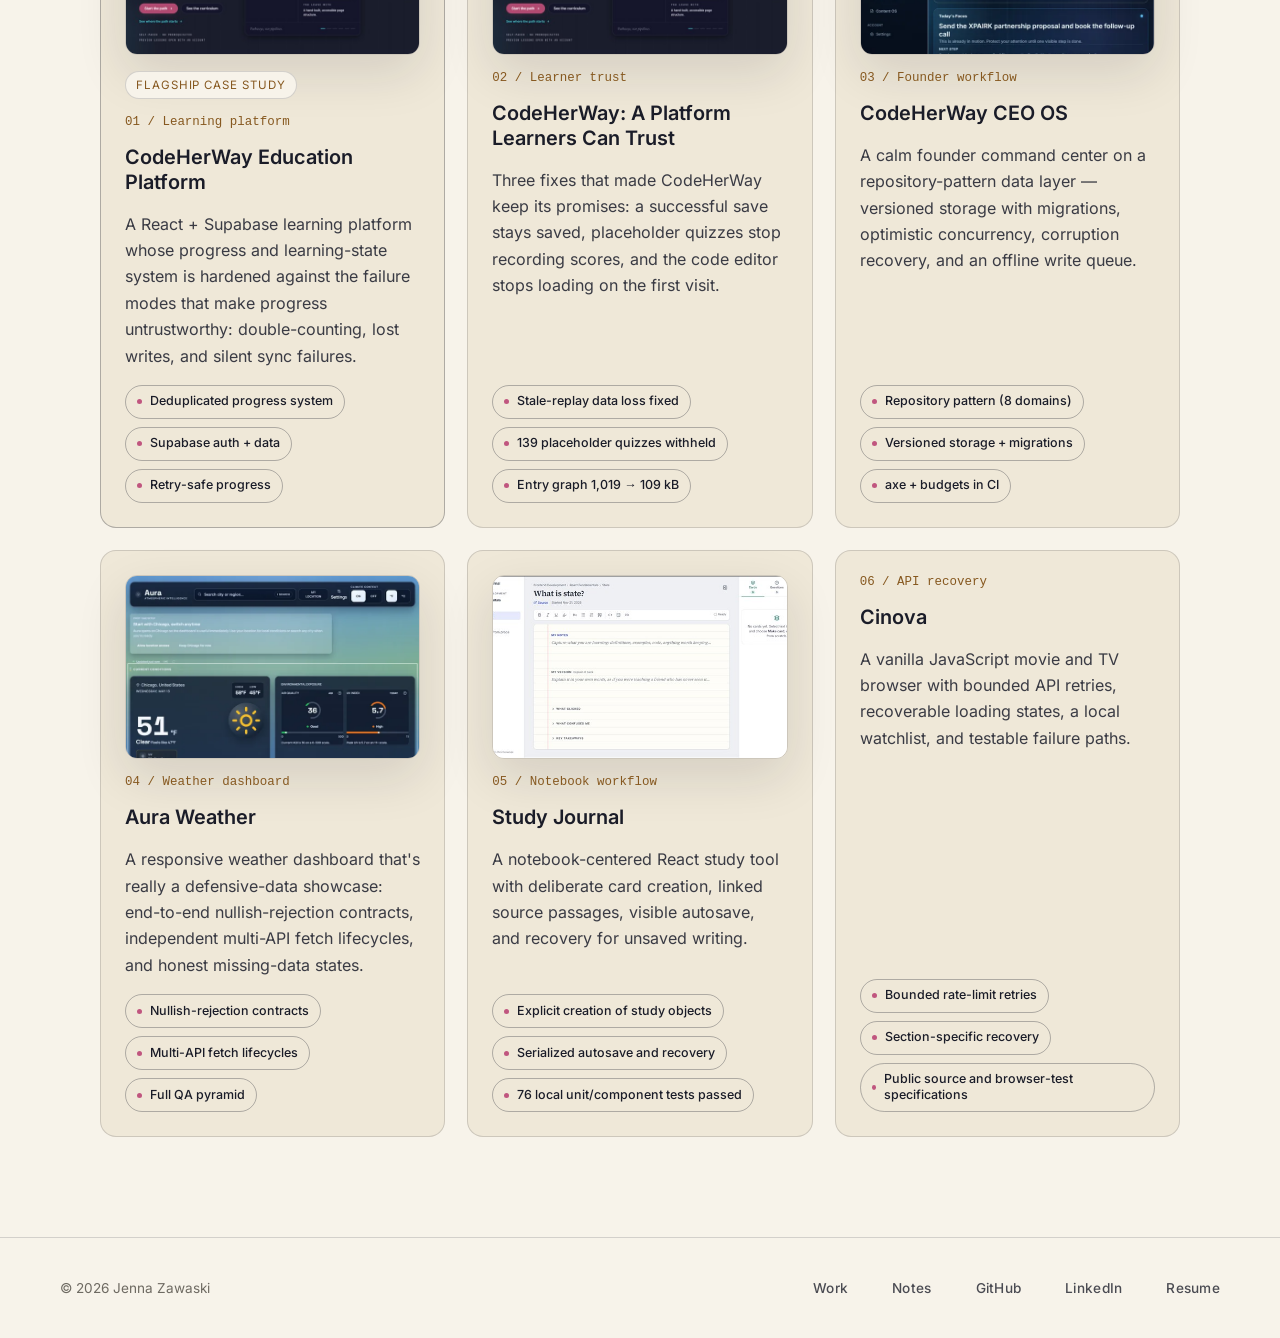
<file: work/index.html>
<!DOCTYPE html>
<html lang="en">

<head>
	<meta charset="UTF-8">
	<meta name="viewport" content="width=device-width, initial-scale=1.0, viewport-fit=cover">
	<meta name="description" content="Selected frontend case studies by Jenna Zawaski, led by CodeHerWay as the flagship proof of shipped React, Supabase, a deduplicated progress system, and product-minded frontend engineering.">
	<meta name="author" content="Jenna Zawaski">
	<meta name="robots" content="index, follow">
	<link rel="canonical" href="https://itcodegirl.com/work/">
	<meta name="theme-color" content="#f7f3ea">
	<link rel="icon" type="image/svg+xml" href="/assets/favicon.svg">

	<meta property="og:type" content="website">
	<meta property="og:title" content="Case Studies | Jenna Zawaski">
	<meta property="og:description" content="Structured, honest case studies for selected frontend projects, led by CodeHerWay as the flagship product-work example.">
	<meta property="og:url" content="https://itcodegirl.com/work/">
	<meta property="og:image" content="https://itcodegirl.com/assets/images/social-portfolio.jpg">
	<meta property="og:image:width" content="1200">
	<meta property="og:image:height" content="630">
	<meta property="og:image:alt" content="Jenna Zawaski, frontend and AI implementation portfolio">
	<meta name="twitter:card" content="summary_large_image">
	<meta name="twitter:title" content="Case Studies | Jenna Zawaski">
	<meta name="twitter:description" content="Selected frontend case studies covering UX, engineering, and shipped product work.">
	<meta name="twitter:image" content="https://itcodegirl.com/assets/images/social-portfolio.jpg">
	<meta name="twitter:image:alt" content="Jenna Zawaski, frontend and AI implementation portfolio">

	<title>Case Studies | Jenna Zawaski</title>

	<link rel="preload" href="/assets/fonts/inter-latin-300-600.woff2" as="font" type="font/woff2" crossorigin>
	<link rel="preload" href="/assets/fonts/playfair-display-latin-600-700.woff2" as="font" type="font/woff2" crossorigin>
	<link rel="stylesheet" href="/css/fonts.css">
	<link rel="stylesheet" href="/css/styles.css">
	<link rel="stylesheet" href="/work/work.css">
	<link rel="stylesheet" href="/css/editorial-pages.css">
	<script type="application/ld+json">
		{
			"@context": "https://schema.org",
			"@graph": [
				{
					"@type": "BreadcrumbList",
					"itemListElement": [
						{
							"@type": "ListItem",
							"position": 1,
							"name": "Home",
							"item": "https://itcodegirl.com/"
						},
						{
							"@type": "ListItem",
							"position": 2,
							"name": "Case Studies",
							"item": "https://itcodegirl.com/work/"
						}
					]
				},
				{
					"@type": "CollectionPage",
					"name": "Case Studies | Jenna Zawaski",
					"url": "https://itcodegirl.com/work/",
					"description": "Selected frontend project case studies covering UX decisions, engineering tradeoffs, performance, and next iterations.",
					"creator": {
						"@type": "Person",
						"name": "Jenna Zawaski"
					}
				}
			]
		}
	</script>
</head>

<body>
	<a class="skip-link" href="#main-content">Skip to main content</a>

	<header class="site-header nav-show">
		<div class="nav-inner">
			<a class="logo" href="/" aria-label="ItCodeGirl home">
				<img src="/assets/images/itcodegirl-logo.webp" alt="" width="118" height="46" loading="eager" decoding="async">
			</a>
			<nav class="nav" aria-label="Primary navigation">
				<a href="/work/" class="nav-active" aria-current="page">Work</a>
				<a href="/#skills">Skills</a>
				<a href="/#about">About</a>
				<a href="/#contact">Contact</a>
				<a href="/assets/JennaZawaski-Resume.pdf" class="nav-resume" download aria-label="Download Jenna Zawaski resume PDF">Resume</a>
			</nav>
		</div>
	</header>

	<main id="main-content" class="work-main" tabindex="-1">
		<section class="work-directory-hero" aria-labelledby="work-page-title">
			<div>
				<p class="directory-eyebrow">Selected work</p>
				<h1 id="work-page-title">Case studies for product-minded frontend work.</h1>
				<p class="directory-summary">
					These pages keep the project story on the portfolio itself, with clear context for hiring managers: what problem each project addresses, what I owned, the product and engineering decisions behind it, and what still needs validation. Each one leads with the engineering that's easy to miss from a screenshot.
				</p>
				<aside class="directory-featured" aria-labelledby="featured-case-title">
					<div class="directory-featured-heading">
						<span class="directory-featured-label">Featured case study</span>
						<p class="directory-featured-title" id="featured-case-title">CodeHerWay</p>
					</div>
					<p class="directory-featured-copy">
						Flagship React + Supabase learning platform with a deduplicated, retry-safe progress system — completed lessons, quiz feedback, and saved progress — plus beginner-safe learner UX.
					</p>
					<ul class="directory-featured-points" aria-label="CodeHerWay proof points">
						<li>Progress system (dedupe + retry)</li>
						<li>Supabase auth + data</li>
						<li>Playwright smoke coverage</li>
					</ul>
					<a class="directory-featured-link" href="/work/codeherway/">View CodeHerWay case study <span aria-hidden="true">→</span></a>
				</aside>
				<div class="directory-actions">
					<a class="directory-link directory-link--primary" href="/#work">Back to selected work</a>
					<a class="directory-link" href="/#contact">Contact Jenna</a>
				</div>
			</div>
			<dl class="directory-meta-list" aria-label="Case study framing">
				<div>
					<dt>Approach</dt>
					<dd>Honest product framing, no invented metrics, and a clear distinction between current status and next iteration.</dd>
				</div>
				<div>
					<dt>Focus</dt>
					<dd>UX clarity, data-integrity engineering, accessible interfaces, performance budgets, and documented project evidence.</dd>
				</div>
				<div>
					<dt>Format</dt>
					<dd>Same-domain pages that work as normal static files on GitHub Pages.</dd>
				</div>
				<div>
					<dt>Last reviewed</dt>
					<dd><time datetime="2026-08-16">August 16, 2026</time> with static path, JSON-LD, and desktop/mobile smoke checks.</dd>
				</div>
			</dl>
		</section>

		<section class="work-directory" aria-labelledby="case-study-list-title">
			<h2 id="case-study-list-title">Project case studies</h2>
			<div class="work-card-grid">
				<a class="work-card work-card--featured" href="/work/codeherway/">
					<img src="/assets/images/projects/codeherway-landing.jpg" srcset="/assets/images/projects/codeherway-landing-640.jpg 640w, /assets/images/projects/codeherway-landing-960.jpg 960w, /assets/images/projects/codeherway-landing.jpg 1200w" sizes="(max-width: 760px) calc(100vw - 88px), (max-width: 1024px) calc((100vw - 124px) / 2), 352px" alt="" width="1200" height="709" loading="lazy" decoding="async">
					<span class="work-card-badge">Flagship case study</span>
					<span>01 / Learning platform</span>
					<h3>CodeHerWay Education Platform</h3>
					<p>A React + Supabase learning platform whose progress and learning-state system is hardened against the failure modes that make progress untrustworthy: double-counting, lost writes, and silent sync failures.</p>
					<ul class="work-card-proof" aria-label="CodeHerWay proof points">
						<li>Deduplicated progress system</li>
						<li>Supabase auth + data</li>
						<li>Retry-safe progress</li>
					</ul>
				</a>
				<a class="work-card" href="/work/codeherway-learner-trust/">
					<img src="/assets/images/projects/codeherway-landing.jpg" srcset="/assets/images/projects/codeherway-landing-640.jpg 640w, /assets/images/projects/codeherway-landing-960.jpg 960w, /assets/images/projects/codeherway-landing.jpg 1200w" sizes="(max-width: 760px) calc(100vw - 88px), (max-width: 1024px) calc((100vw - 124px) / 2), 352px" alt="" width="1200" height="709" loading="lazy" decoding="async">
					<span>02 / Learner trust</span>
					<h3>CodeHerWay: A Platform Learners Can Trust</h3>
					<p>Three fixes that made CodeHerWay keep its promises: a successful save stays saved, placeholder quizzes stop recording scores, and the code editor stops loading on the first visit.</p>
					<ul class="work-card-proof" aria-label="CodeHerWay learner-trust proof points">
						<li>Stale-replay data loss fixed</li>
						<li>139 placeholder quizzes withheld</li>
						<li>Entry graph 1,019 → 109 kB</li>
					</ul>
				</a>
				<a class="work-card" href="/work/ceo-os/">
					<img src="/assets/images/projects/ceo-os-dashboard.webp" srcset="/assets/images/projects/ceo-os-dashboard-640.webp 640w, /assets/images/projects/ceo-os-dashboard-960.webp 960w, /assets/images/projects/ceo-os-dashboard.webp 1200w" sizes="(max-width: 760px) calc(100vw - 88px), (max-width: 1024px) calc((100vw - 124px) / 2), 352px" alt="" width="1200" height="750" loading="lazy" decoding="async">
					<span>03 / Founder workflow</span>
					<h3>CodeHerWay CEO OS</h3>
					<p>A calm founder command center on a repository-pattern data layer — versioned storage with migrations, optimistic concurrency, corruption recovery, and an offline write queue.</p>
					<ul class="work-card-proof" aria-label="CEO OS evidence points">
						<li>Repository pattern (8 domains)</li>
						<li>Versioned storage + migrations</li>
						<li>axe + budgets in CI</li>
					</ul>
				</a>
				<a class="work-card" href="/work/aura-weather/">
					<img src="/assets/images/projects/aura-weather-interface.webp" srcset="/assets/images/projects/aura-weather-interface-640.webp 640w, /assets/images/projects/aura-weather-interface-960.webp 960w, /assets/images/projects/aura-weather-interface.webp 1200w" sizes="(max-width: 760px) calc(100vw - 88px), (max-width: 1024px) calc((100vw - 124px) / 2), 352px" alt="" width="1200" height="750" loading="lazy" decoding="async">
					<span>04 / Weather dashboard</span>
					<h3>Aura Weather</h3>
					<p>A responsive weather dashboard that's really a defensive-data showcase: end-to-end nullish-rejection contracts, independent multi-API fetch lifecycles, and honest missing-data states.</p>
					<ul class="work-card-proof" aria-label="Aura Weather evidence points">
						<li>Nullish-rejection contracts</li>
						<li>Multi-API fetch lifecycles</li>
						<li>Full QA pyramid</li>
					</ul>
				</a>
                <a class="work-card" href="/work/study-journal/">
                    <img src="/assets/images/projects/study-journal-notebook.jpg" srcset="/assets/images/projects/study-journal-notebook-640.jpg 640w, /assets/images/projects/study-journal-notebook-960.jpg 960w, /assets/images/projects/study-journal-notebook.jpg 1200w" sizes="(max-width: 760px) calc(100vw - 88px), (max-width: 1024px) calc((100vw - 124px) / 2), 352px" alt="" width="1200" height="630" loading="lazy" decoding="async">
                    <span>05 / Notebook workflow</span>
                    <h3>Study Journal</h3>
                    <p>A notebook-centered React study tool with deliberate card creation, linked source passages, visible autosave, and recovery for unsaved writing.</p>
                    <ul class="work-card-proof" aria-label="Study Journal evidence points">
                        <li>Explicit creation of study objects</li><li>Serialized autosave and recovery</li><li>76 local unit/component tests passed</li>
                    </ul>
                </a>
                <a class="work-card" href="/work/cinova/">
                    <span>06 / API recovery</span>
                    <h3>Cinova</h3>
                    <p>A vanilla JavaScript movie and TV browser with bounded API retries, recoverable loading states, a local watchlist, and testable failure paths.</p>
                    <ul class="work-card-proof" aria-label="Cinova evidence points">
                        <li>Bounded rate-limit retries</li><li>Section-specific recovery</li><li>Public source and browser-test specifications</li>
                    </ul>
                </a>

			</div>
		</section>
	</main>

	<footer class="site-footer">
		<div class="footer-inner">
			<p class="footer-copy">© 2026 Jenna Zawaski</p>
			<nav class="footer-links" aria-label="Footer navigation">
				<a href="/work/">Work</a>
				<a href="/notes/">Notes</a>
				<a href="https://github.com/itcodegirl" target="_blank" rel="noopener noreferrer">GitHub</a>
				<a href="https://www.linkedin.com/in/jennazawaski" target="_blank" rel="noopener noreferrer">LinkedIn</a>
				<a href="/assets/JennaZawaski-Resume.pdf" download>Resume</a>
			</nav>
		</div>
	</footer>
</body>

</html>
</file>
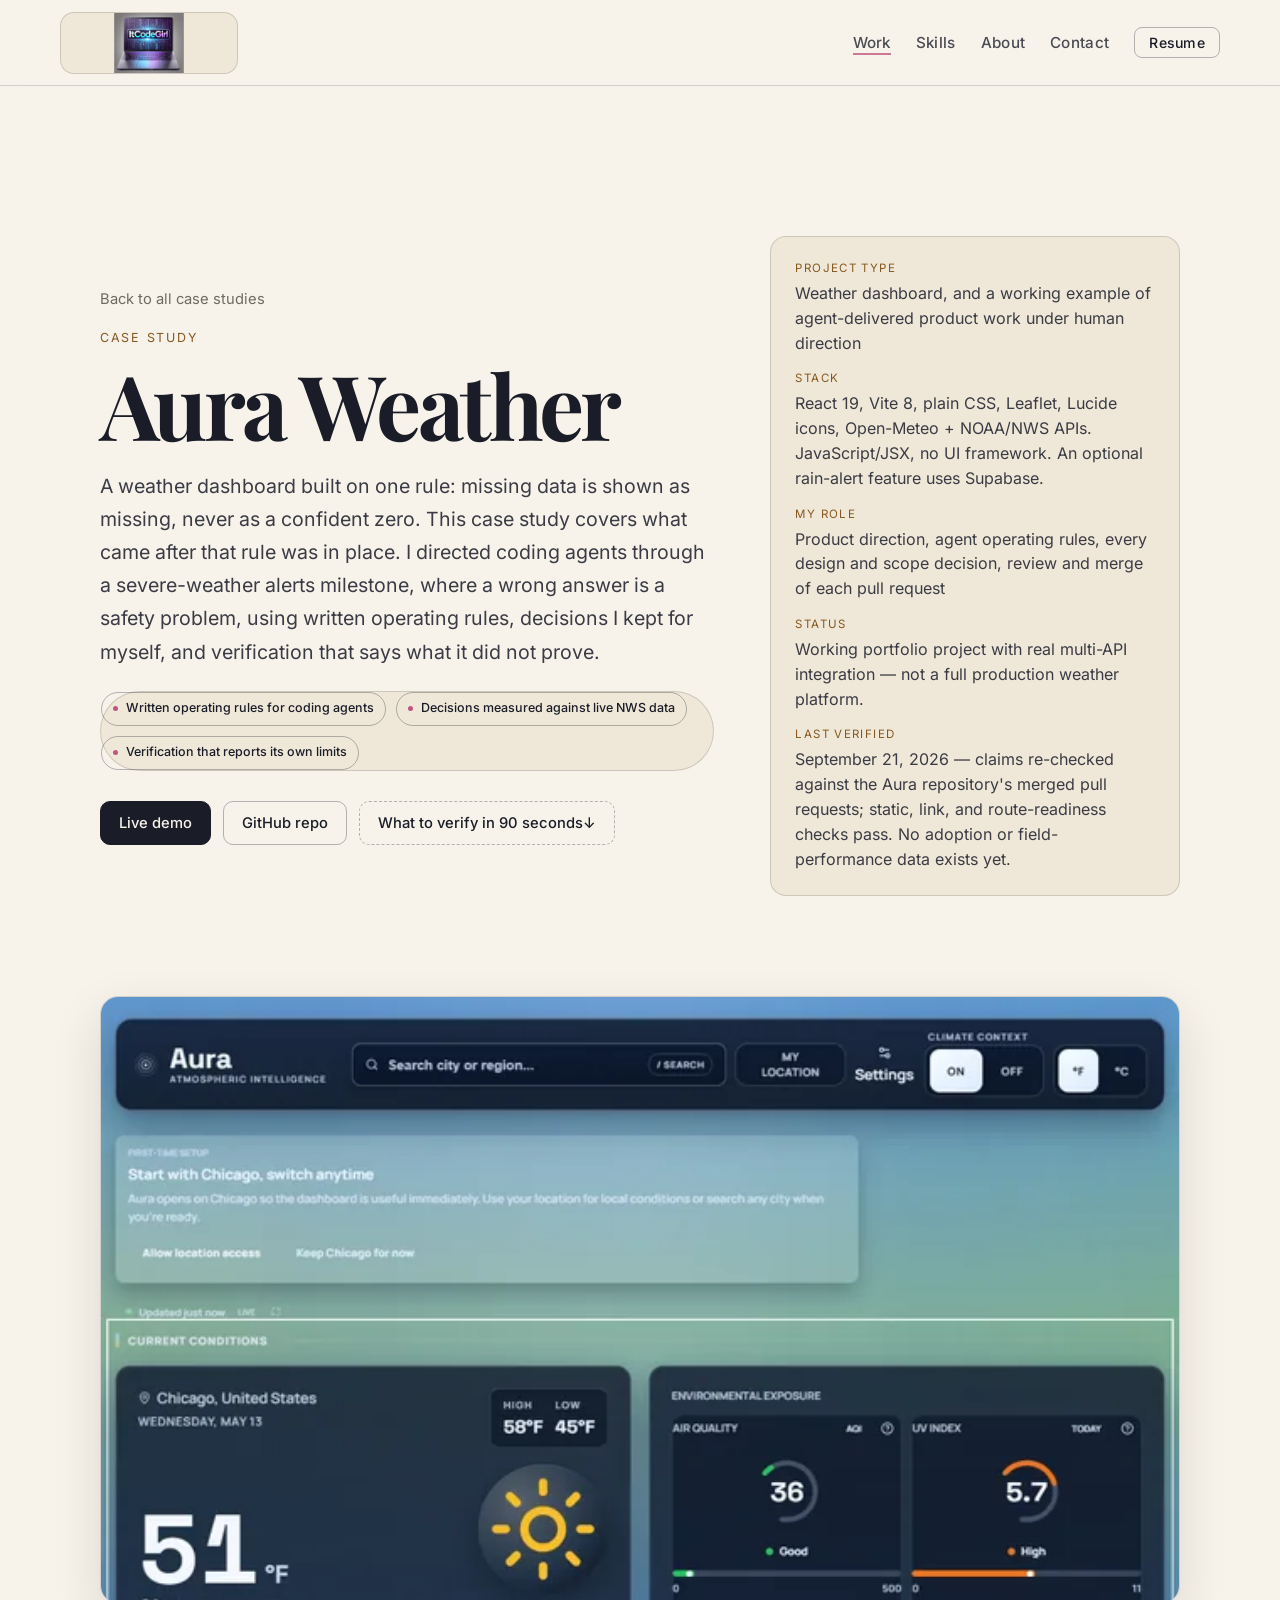
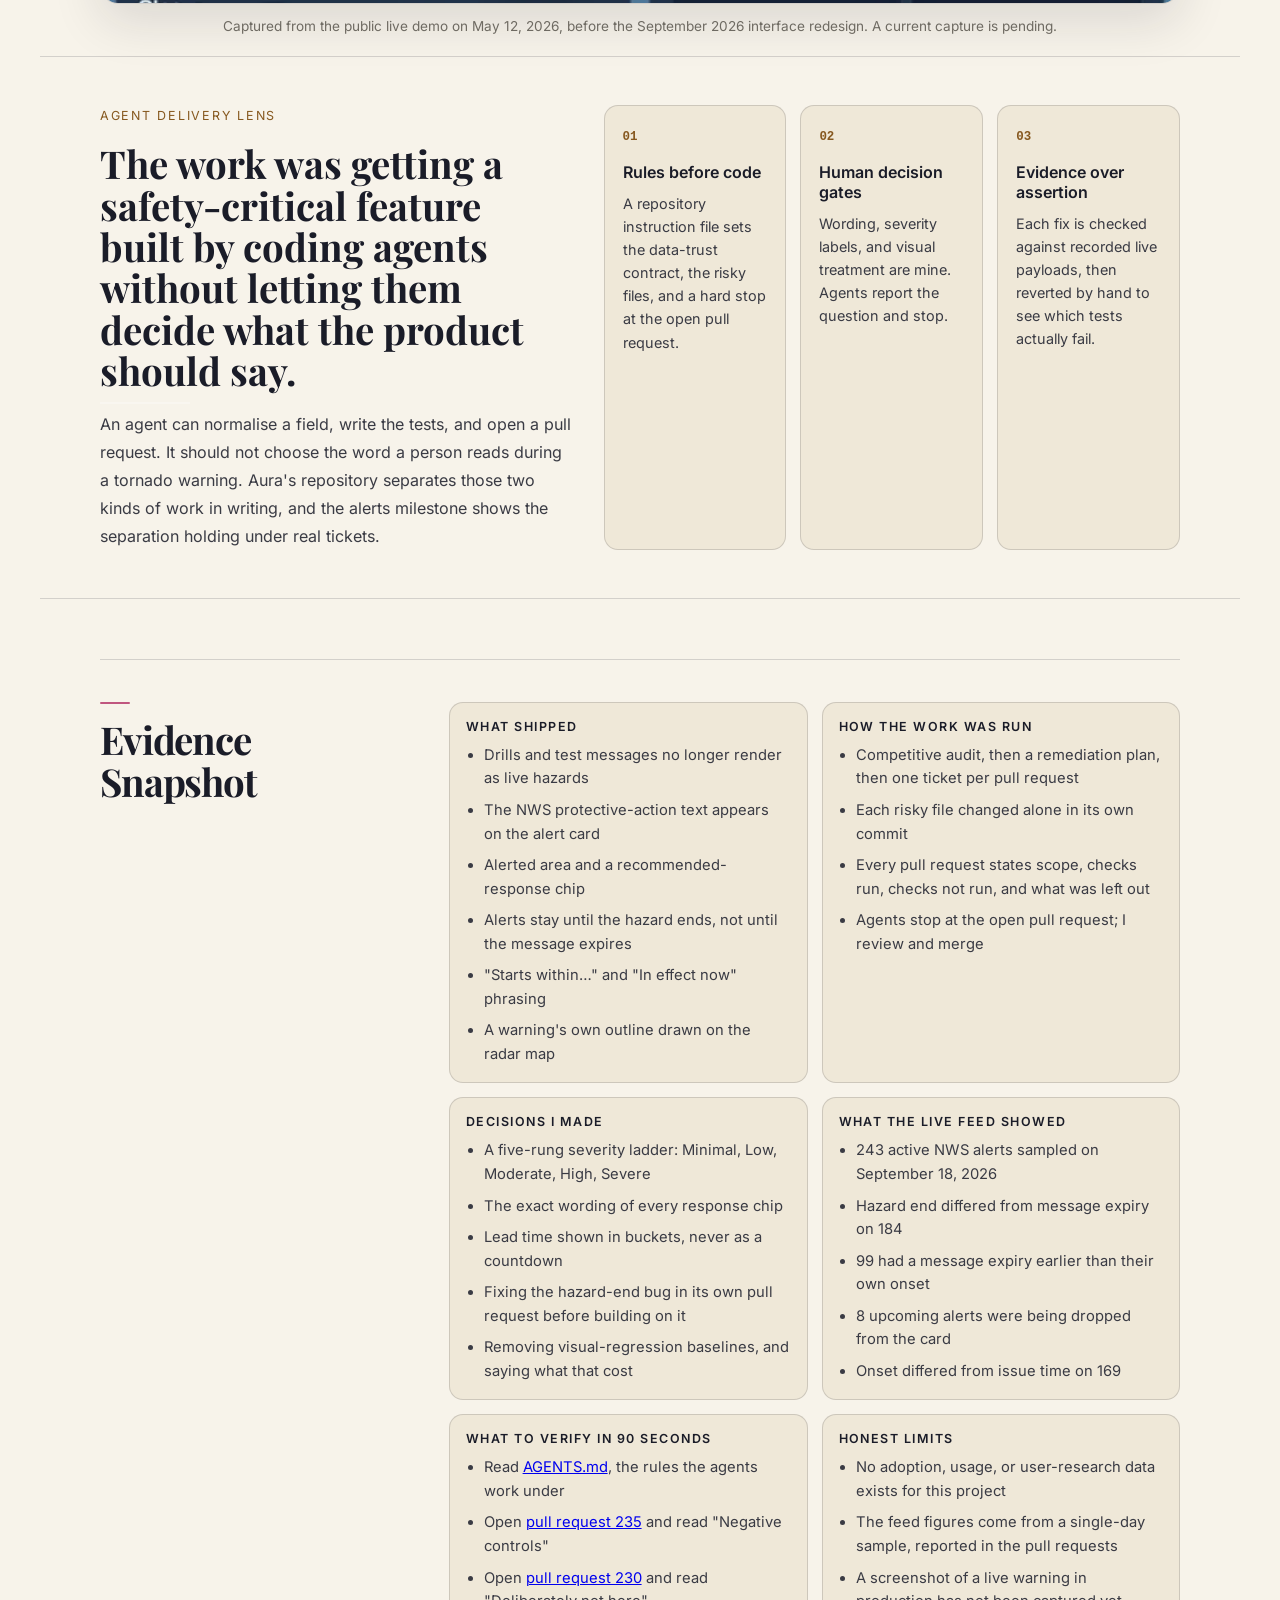
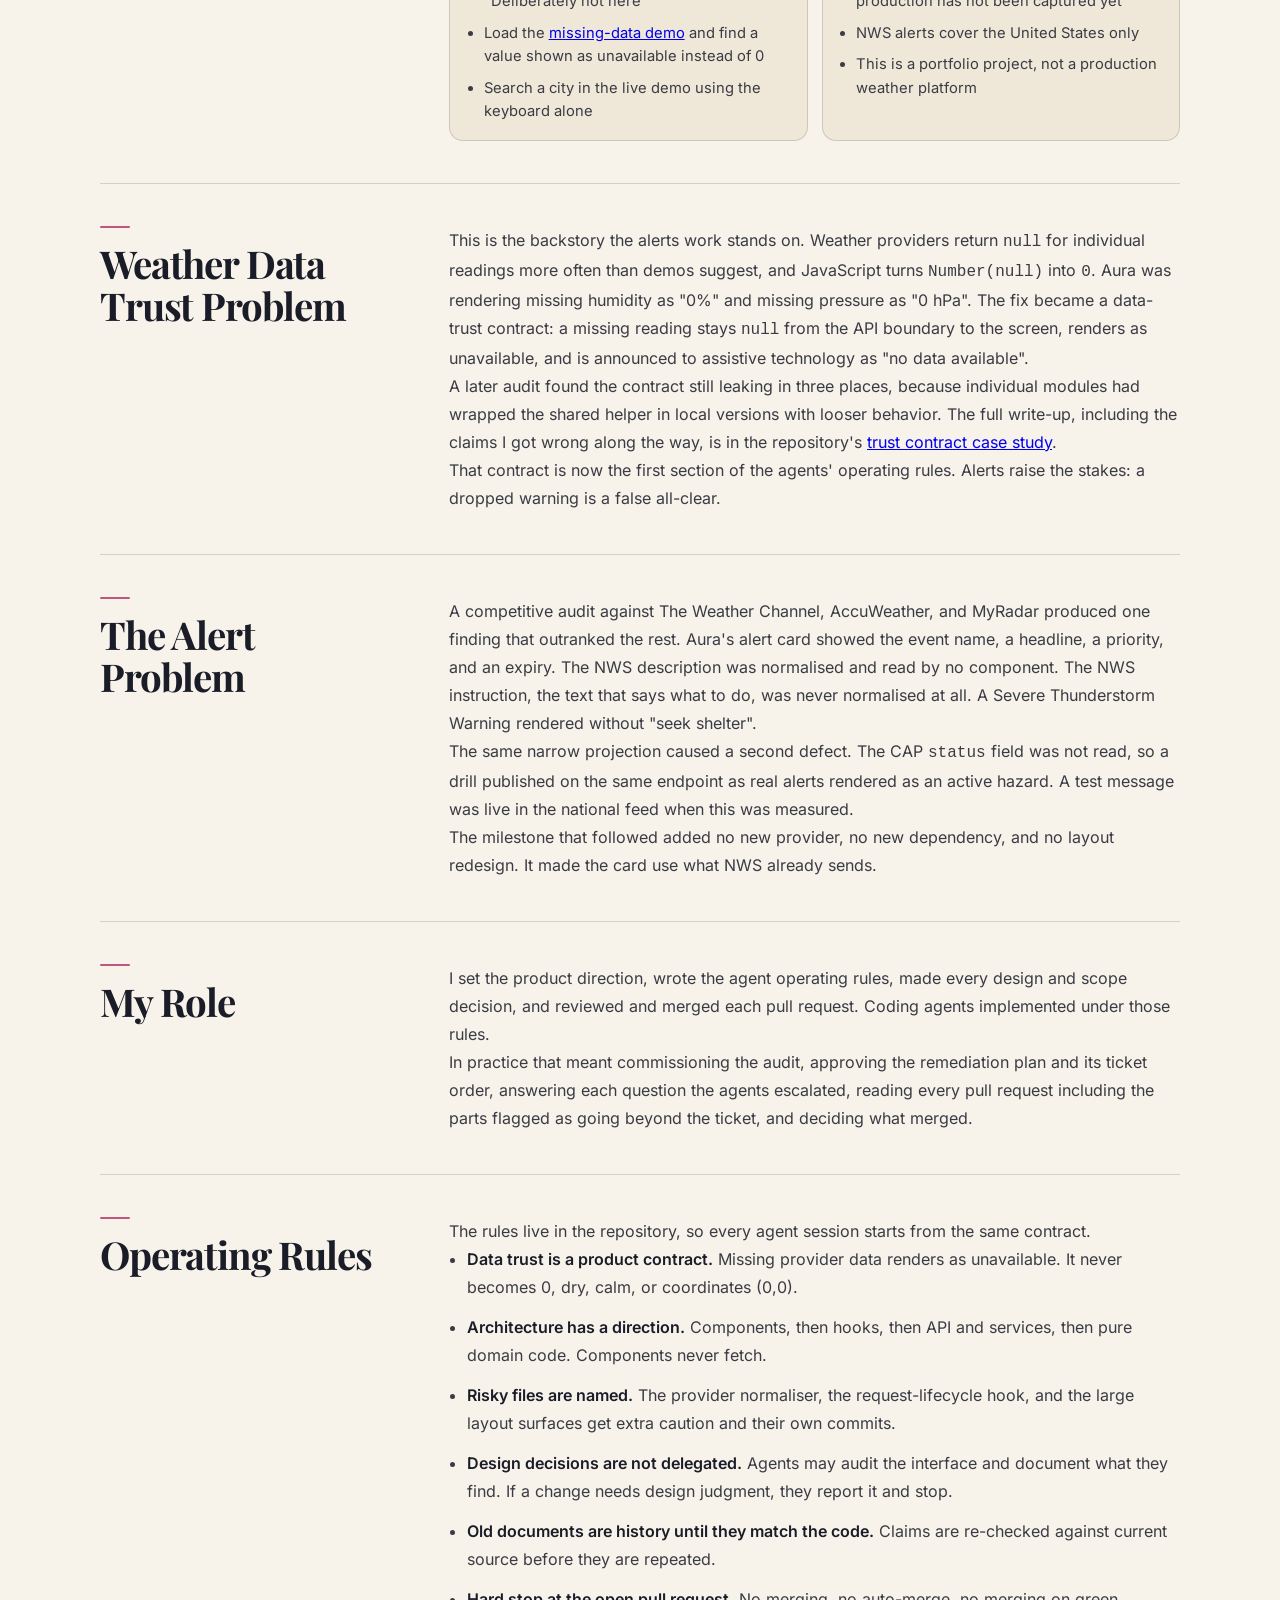
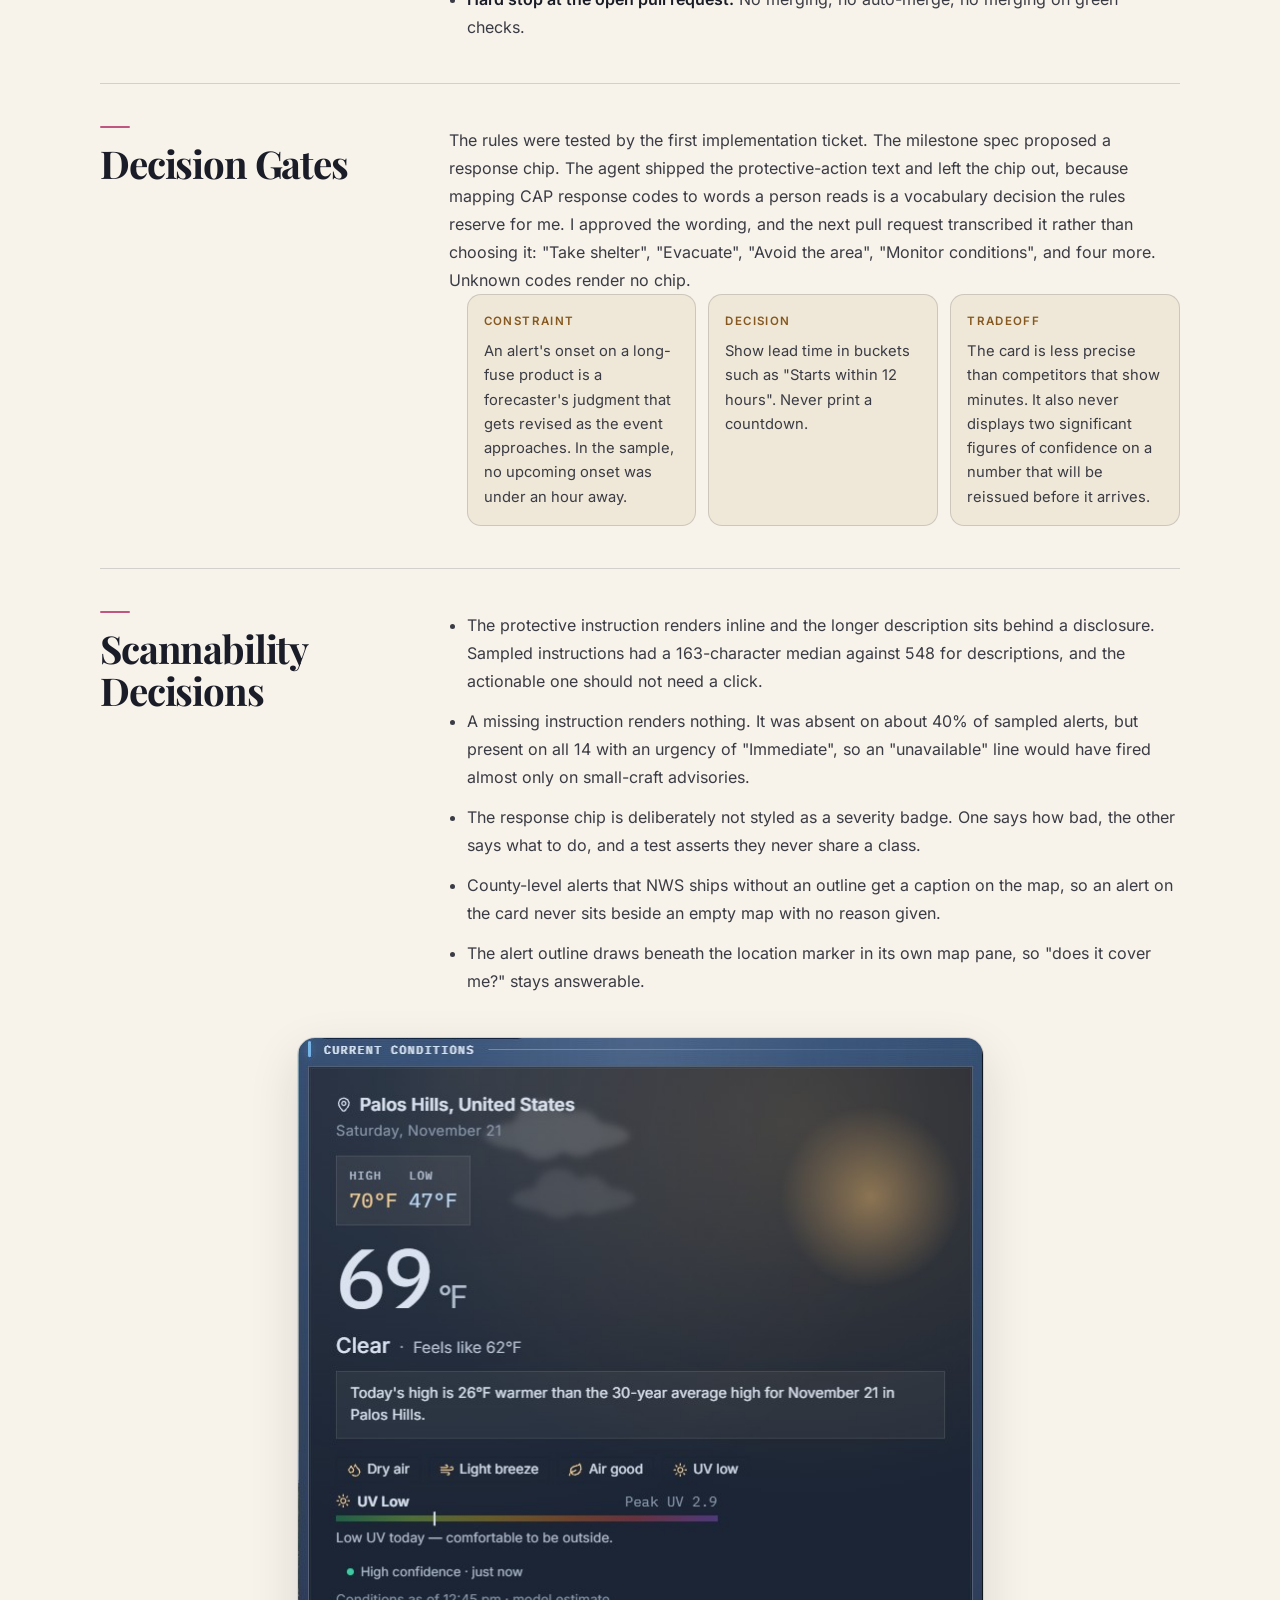
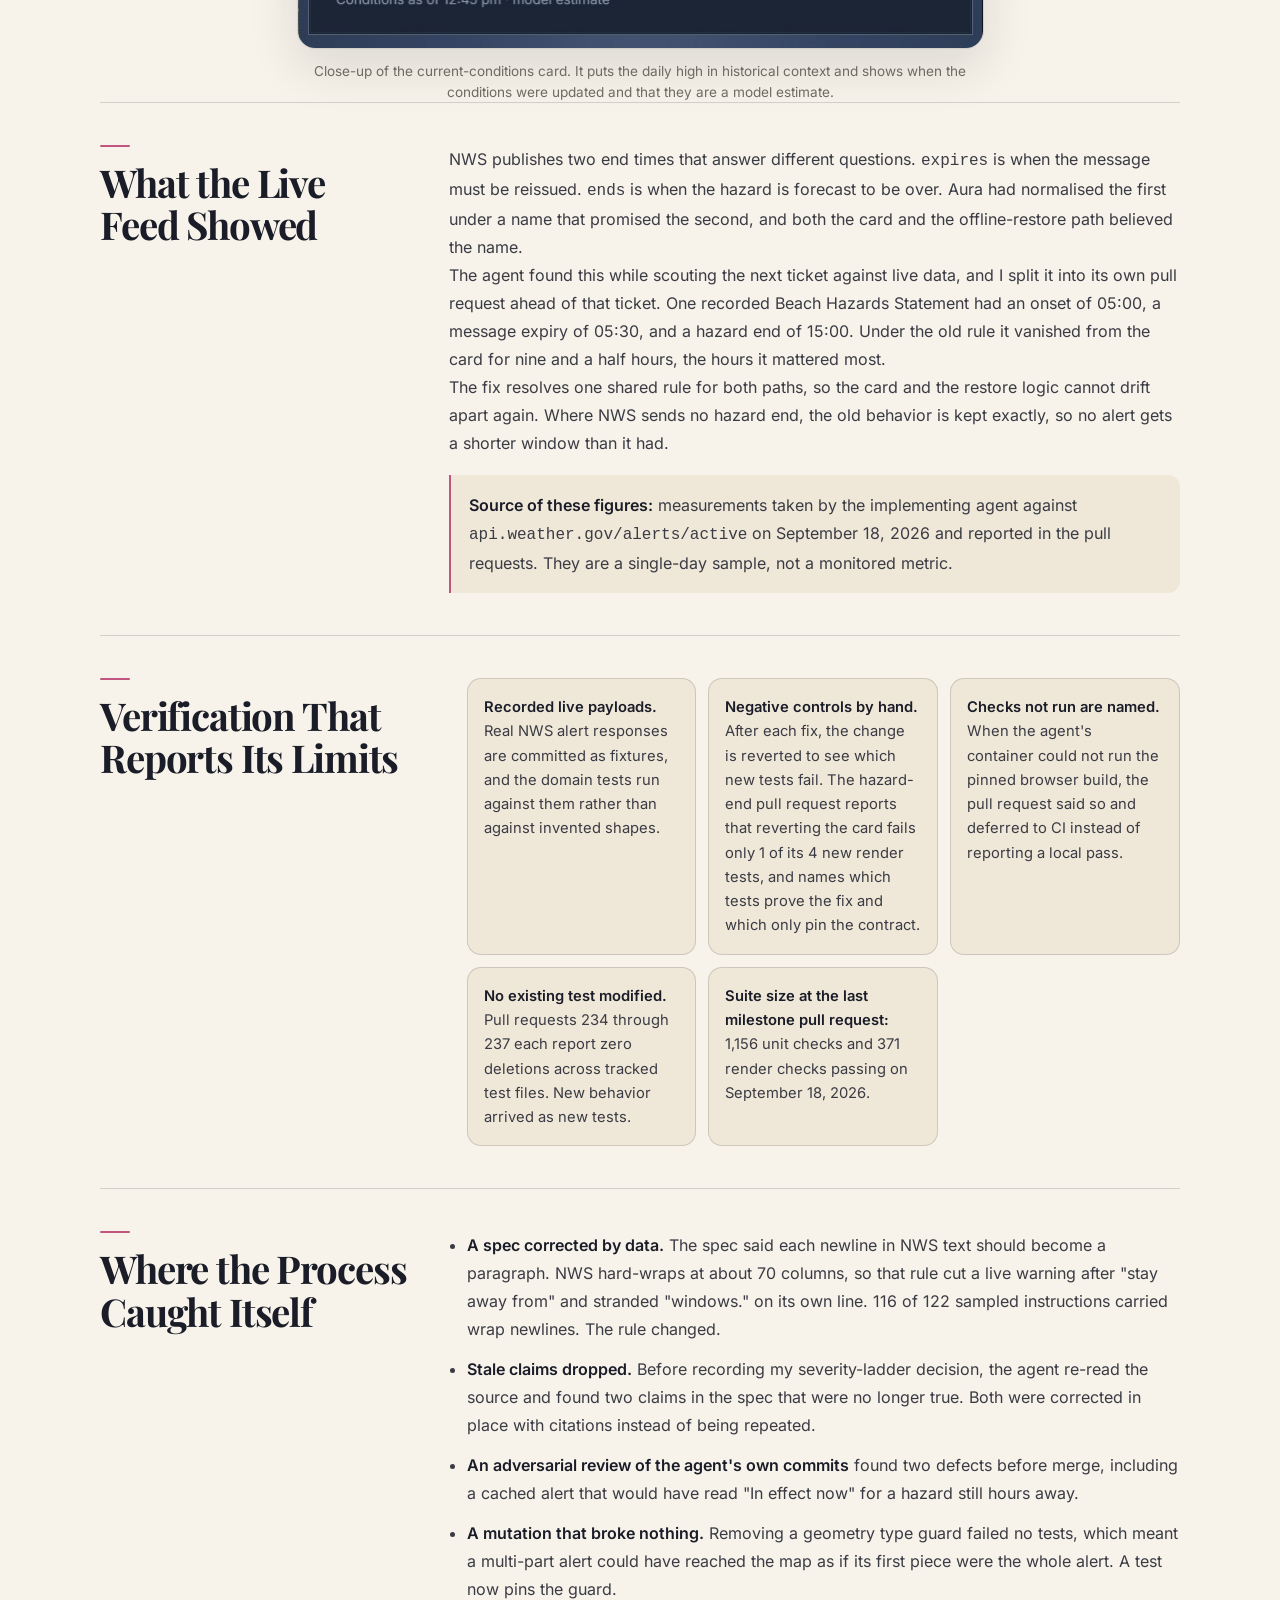
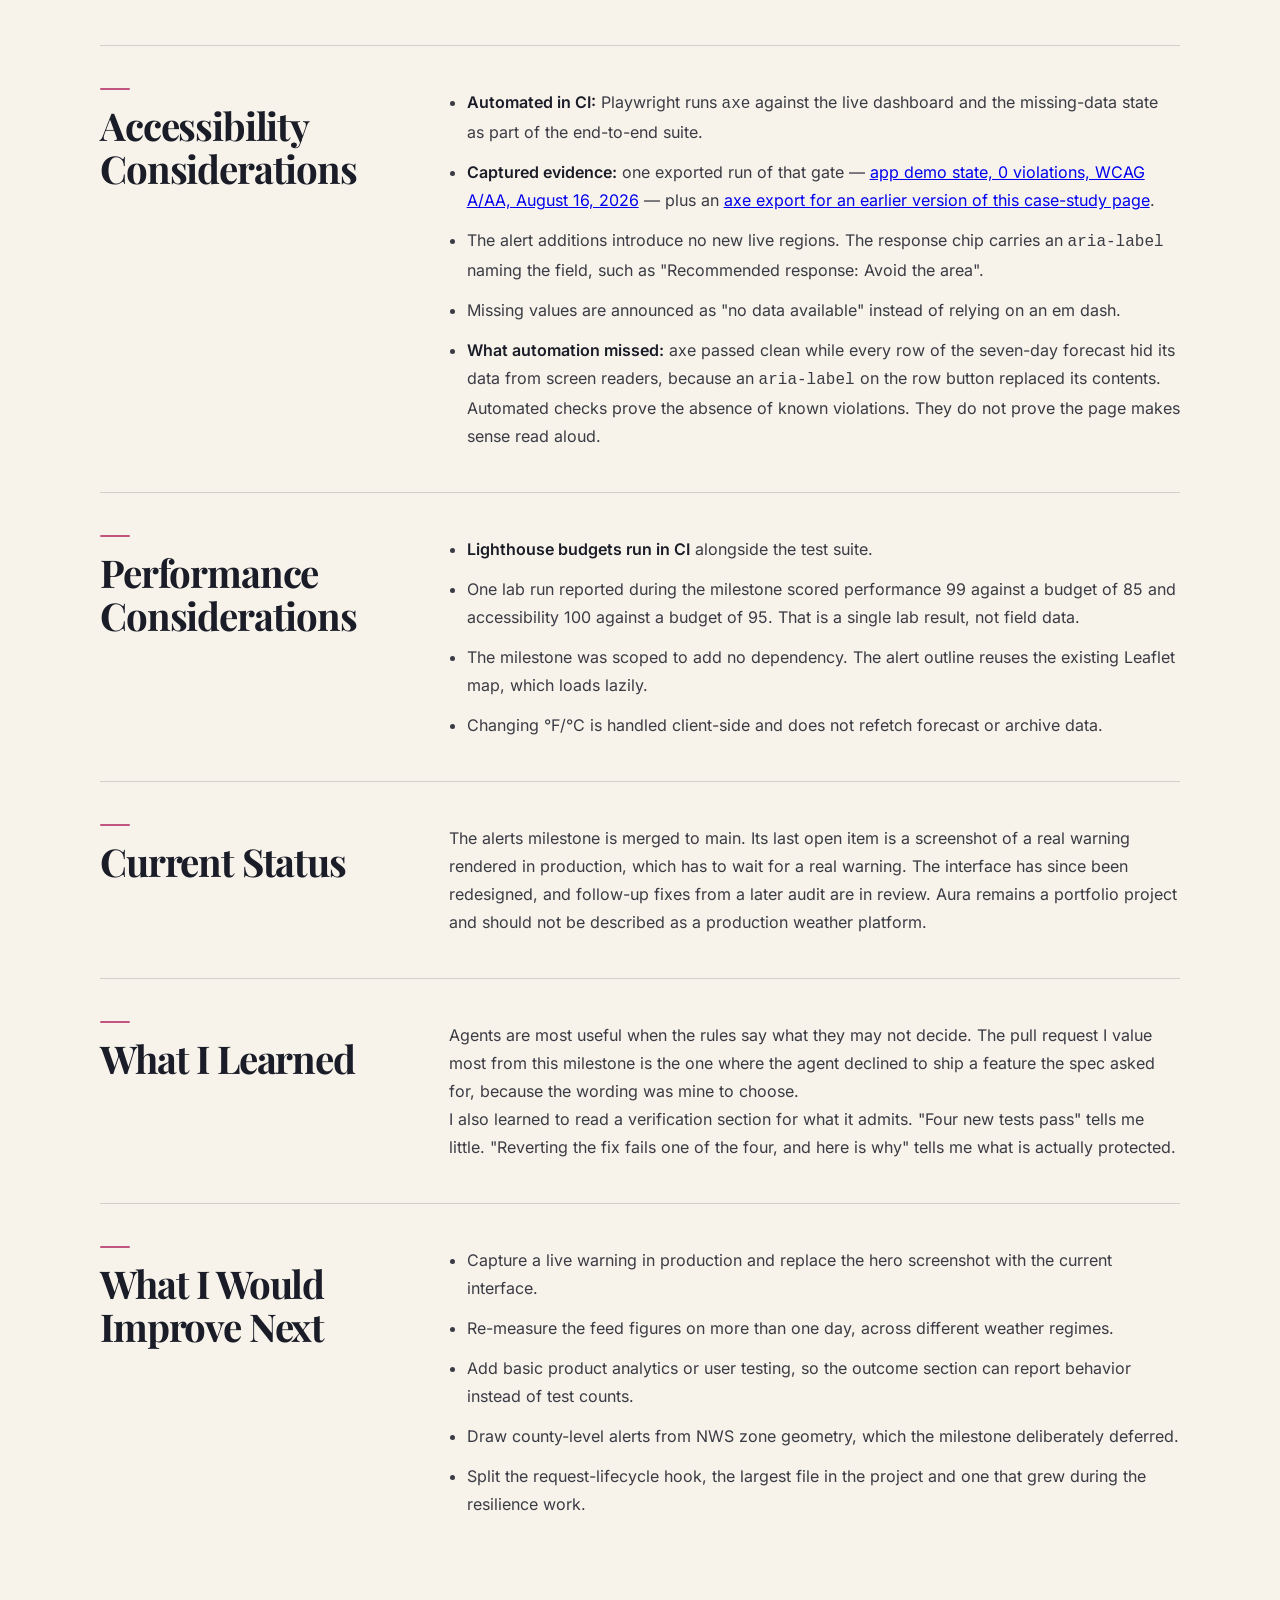
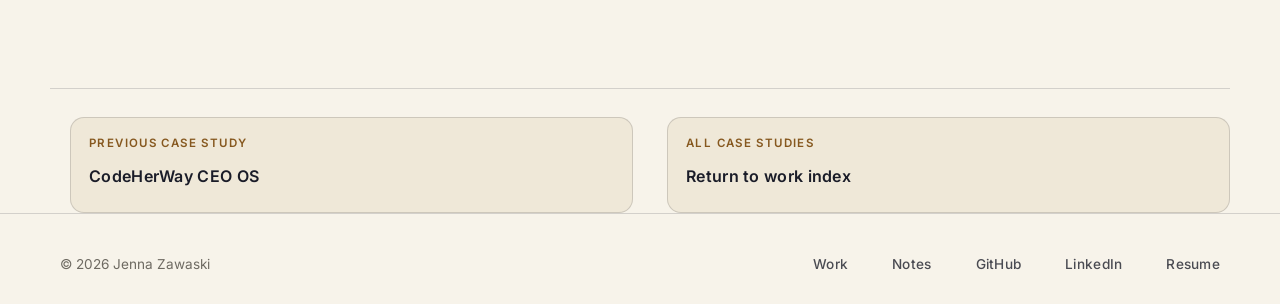
<file: work/aura-weather/index.html>
<!DOCTYPE html>
<html lang="en">

<head>
	<meta charset="UTF-8">
	<meta name="viewport" content="width=device-width, initial-scale=1.0, viewport-fit=cover">
	<meta name="description" content="Aura Weather case study by Jenna Zawaski: how I directed coding agents through a severe-weather alerts milestone using written operating rules, human decision gates, live NWS data, and verification that reports its own limits.">
	<meta name="author" content="Jenna Zawaski">
	<meta name="robots" content="index, follow">
	<link rel="canonical" href="https://itcodegirl.com/work/aura-weather/">
	<meta name="theme-color" content="#f7f3ea">
	<link rel="icon" type="image/svg+xml" href="/assets/favicon.svg">

	<meta property="og:type" content="article">
	<meta property="og:title" content="Aura Weather Case Study | Jenna Zawaski">
	<meta property="og:description" content="Directing coding agents through a severe-weather alerts milestone: written operating rules, human decision gates, and decisions measured against live NWS data.">
	<meta property="og:url" content="https://itcodegirl.com/work/aura-weather/">
	<meta property="og:image" content="https://itcodegirl.com/assets/images/projects/aura-weather-interface.webp">
	<meta property="og:image:width" content="1200">
	<meta property="og:image:height" content="750">
	<meta property="og:image:alt" content="Aura Weather interface screenshot">
	<meta name="twitter:card" content="summary_large_image">
	<meta name="twitter:title" content="Aura Weather Case Study | Jenna Zawaski">
	<meta name="twitter:description" content="Operating rules, decision gates, and measured verification for an agent-delivered alerts milestone.">
	<meta name="twitter:image" content="https://itcodegirl.com/assets/images/projects/aura-weather-interface.webp">

	<title>Aura Weather Case Study | Jenna Zawaski</title>

	<link rel="preload" href="/assets/fonts/inter-latin-300-600.woff2" as="font" type="font/woff2" crossorigin>
	<link rel="preload" href="/assets/fonts/playfair-display-latin-600-700.woff2" as="font" type="font/woff2" crossorigin>
	<link rel="stylesheet" href="/css/fonts.css">
	<link rel="stylesheet" href="/css/styles.css">
	<link rel="stylesheet" href="/work/work.css">
	<link rel="stylesheet" href="/css/editorial-pages.css">
	<script type="application/ld+json">
		{
			"@context": "https://schema.org",
			"@graph": [
				{
					"@type": "BreadcrumbList",
					"itemListElement": [
						{
							"@type": "ListItem",
							"position": 1,
							"name": "Home",
							"item": "https://itcodegirl.com/"
						},
						{
							"@type": "ListItem",
							"position": 2,
							"name": "Case Studies",
							"item": "https://itcodegirl.com/work/"
						},
						{
							"@type": "ListItem",
							"position": 3,
							"name": "Aura Weather",
							"item": "https://itcodegirl.com/work/aura-weather/"
						}
					]
				},
				{
					"@type": "CreativeWork",
					"name": "Aura Weather Case Study",
					"url": "https://itcodegirl.com/work/aura-weather/",
					"description": "Case study of a severe-weather alerts milestone delivered by coding agents under written operating rules, with human decision gates and measured verification.",
					"image": "https://itcodegirl.com/assets/images/projects/aura-weather-interface.webp",
					"dateModified": "2026-09-21",
					"creator": {
						"@type": "Person",
						"name": "Jenna Zawaski"
					}
				}
			]
		}
	</script>
</head>

<body>
	<a class="skip-link" href="#main-content">Skip to main content</a>

	<header class="site-header nav-show">
		<div class="nav-inner">
			<a class="logo" href="/" aria-label="ItCodeGirl home">
				<img src="/assets/images/itcodegirl-logo.webp" alt="" width="118" height="46" loading="eager" decoding="async">
			</a>
			<nav class="nav" aria-label="Primary navigation">
				<a href="/work/" class="nav-active" aria-current="page">Work</a>
				<a href="/#skills">Skills</a>
				<a href="/#about">About</a>
				<a href="/#contact">Contact</a>
				<a href="/assets/JennaZawaski-Resume.pdf" class="nav-resume" download aria-label="Download Jenna Zawaski resume PDF">Resume</a>
			</nav>
		</div>
	</header>

	<main id="main-content" class="work-main case-page case-page--data" tabindex="-1">
		<section class="case-hero" aria-labelledby="case-title">
			<div>
				<a class="back-link" href="/work/">Back to all case studies</a>
				<p class="case-eyebrow">Case study</p>
				<h1 id="case-title">Aura Weather</h1>
				<p class="case-summary">
					A weather dashboard built on one rule: missing data is shown as missing, never as a confident zero. This
					case study covers what came after that rule was in place. I directed coding agents through a
					severe-weather alerts milestone, where a wrong answer is a safety problem, using written operating rules,
					decisions I kept for myself, and verification that says what it did not prove.
				</p>
				<ul class="case-proof-strip" aria-label="Aura Weather engineering proof points">
					<li>Written operating rules for coding agents</li>
					<li>Decisions measured against live NWS data</li>
					<li>Verification that reports its own limits</li>
				</ul>
				<div class="case-links" role="group" aria-label="Project links">
					<a class="case-link case-link--primary" href="https://aura-weather-platform.netlify.app/" target="_blank" rel="noopener noreferrer">Live demo</a>
					<a class="case-link" href="https://github.com/itcodegirl/aura-weather" target="_blank" rel="noopener noreferrer">GitHub repo</a>
					<a class="case-link case-link--jump" href="#verify-90">What to verify in 90 seconds <span aria-hidden="true">↓</span></a>
				</div>
			</div>
			<dl class="case-meta-list" aria-label="Project summary">
				<div>
					<dt>Project type</dt>
					<dd>Weather dashboard, and a working example of agent-delivered product work under human direction</dd>
				</div>
				<div>
					<dt>Stack</dt>
					<dd>React 19, Vite 8, plain CSS, Leaflet, Lucide icons, Open-Meteo + NOAA/NWS APIs. JavaScript/JSX, no UI framework. An optional rain-alert feature uses Supabase.</dd>
				</div>
				<div>
					<dt>My role</dt>
					<dd>Product direction, agent operating rules, every design and scope decision, review and merge of each pull request</dd>
				</div>
				<div>
					<dt>Status</dt>
					<dd>Working portfolio project with real multi-API integration — not a full production weather platform.</dd>
				</div>
				<div>
					<dt>Last verified</dt>
					<dd><time datetime="2026-09-21">September 21, 2026</time> — claims re-checked against the Aura repository's merged pull requests; static, link, and route-readiness checks pass. No adoption or field-performance data exists yet.</dd>
				</div>
			</dl>
		</section>

		<figure class="case-visual">
			<img src="/assets/images/projects/aura-weather-interface.webp" srcset="/assets/images/projects/aura-weather-interface-640.webp 640w, /assets/images/projects/aura-weather-interface-960.webp 960w, /assets/images/projects/aura-weather-interface.webp 1200w" sizes="(max-width: 760px) calc(100vw - 40px), (max-width: 1024px) calc(100vw - 80px), 1080px" alt="Aura Weather current conditions and environmental exposure interface" width="1200" height="750" loading="eager" decoding="async" fetchpriority="high">
			<figcaption>Captured from the public live demo on May 12, 2026, before the September 2026 interface redesign. A current capture is pending.</figcaption>
		</figure>

		<section class="case-lens case-lens--data" aria-labelledby="delivery-lens-title">
			<div class="case-lens-copy">
				<p class="case-kicker">Agent delivery lens</p>
				<h2 id="delivery-lens-title">The work was getting a safety-critical feature built by coding agents without letting them decide what the product should say.</h2>
				<p>
					An agent can normalise a field, write the tests, and open a pull request. It should not choose the word a
					person reads during a tornado warning. Aura's repository separates those two kinds of work in writing,
					and the alerts milestone shows the separation holding under real tickets.
				</p>
			</div>
			<div class="case-lens-grid" role="group" aria-label="How the alerts milestone was delivered">
				<article>
					<span aria-hidden="true">01</span>
					<h3>Rules before code</h3>
					<p>A repository instruction file sets the data-trust contract, the risky files, and a hard stop at the open pull request.</p>
				</article>
				<article>
					<span aria-hidden="true">02</span>
					<h3>Human decision gates</h3>
					<p>Wording, severity labels, and visual treatment are mine. Agents report the question and stop.</p>
				</article>
				<article>
					<span aria-hidden="true">03</span>
					<h3>Evidence over assertion</h3>
					<p>Each fix is checked against recorded live payloads, then reverted by hand to see which tests actually fail.</p>
				</article>
			</div>
		</section>

		<section class="case-content" aria-label="Aura Weather case study details">
			<div class="case-section evidence-snapshot" id="evidence-snapshot">
				<h2>Evidence Snapshot</h2>
				<div class="evidence-snapshot-grid">
					<article class="evidence-snapshot-item">
						<h3>What shipped</h3>
						<ul>
							<li>Drills and test messages no longer render as live hazards</li>
							<li>The NWS protective-action text appears on the alert card</li>
							<li>Alerted area and a recommended-response chip</li>
							<li>Alerts stay until the hazard ends, not until the message expires</li>
							<li>"Starts within…" and "In effect now" phrasing</li>
							<li>A warning's own outline drawn on the radar map</li>
						</ul>
					</article>
					<article class="evidence-snapshot-item">
						<h3>How the work was run</h3>
						<ul>
							<li>Competitive audit, then a remediation plan, then one ticket per pull request</li>
							<li>Each risky file changed alone in its own commit</li>
							<li>Every pull request states scope, checks run, checks not run, and what was left out</li>
							<li>Agents stop at the open pull request; I review and merge</li>
						</ul>
					</article>
					<article class="evidence-snapshot-item">
						<h3>Decisions I made</h3>
						<ul>
							<li>A five-rung severity ladder: Minimal, Low, Moderate, High, Severe</li>
							<li>The exact wording of every response chip</li>
							<li>Lead time shown in buckets, never as a countdown</li>
							<li>Fixing the hazard-end bug in its own pull request before building on it</li>
							<li>Removing visual-regression baselines, and saying what that cost</li>
						</ul>
					</article>
					<article class="evidence-snapshot-item">
						<h3>What the live feed showed</h3>
						<ul>
							<li>243 active NWS alerts sampled on September 18, 2026</li>
							<li>Hazard end differed from message expiry on 184</li>
							<li>99 had a message expiry earlier than their own onset</li>
							<li>8 upcoming alerts were being dropped from the card</li>
							<li>Onset differed from issue time on 169</li>
						</ul>
					</article>
					<article class="evidence-snapshot-item" id="verify-90">
						<h3>What to verify in 90 seconds</h3>
						<ul>
							<li>Read <a href="https://github.com/itcodegirl/aura-weather/blob/main/AGENTS.md" target="_blank" rel="noopener noreferrer">AGENTS.md</a>, the rules the agents work under</li>
							<li>Open <a href="https://github.com/itcodegirl/aura-weather/pull/235" target="_blank" rel="noopener noreferrer">pull request 235</a> and read "Negative controls"</li>
							<li>Open <a href="https://github.com/itcodegirl/aura-weather/pull/230" target="_blank" rel="noopener noreferrer">pull request 230</a> and read "Deliberately not here"</li>
							<li>Load the <a href="https://aura-weather-platform.netlify.app/?mock=missing" target="_blank" rel="noopener noreferrer">missing-data demo</a> and find a value shown as unavailable instead of 0</li>
							<li>Search a city in the live demo using the keyboard alone</li>
						</ul>
					</article>
					<article class="evidence-snapshot-item">
						<h3>Honest limits</h3>
						<ul>
							<li>No adoption, usage, or user-research data exists for this project</li>
							<li>The feed figures come from a single-day sample, reported in the pull requests</li>
							<li>A screenshot of a live warning in production has not been captured yet</li>
							<li>NWS alerts cover the United States only</li>
							<li>This is a portfolio project, not a production weather platform</li>
						</ul>
					</article>
				</div>
			</div>

			<div class="case-section">
				<h2>Weather Data Trust Problem</h2>
				<div>
					<p>This is the backstory the alerts work stands on. Weather providers return <code>null</code> for individual readings more often than demos suggest, and JavaScript turns <code>Number(null)</code> into <code>0</code>. Aura was rendering missing humidity as "0%" and missing pressure as "0 hPa". The fix became a data-trust contract: a missing reading stays <code>null</code> from the API boundary to the screen, renders as unavailable, and is announced to assistive technology as "no data available".</p>
					<p>A later audit found the contract still leaking in three places, because individual modules had wrapped the shared helper in local versions with looser behavior. The full write-up, including the claims I got wrong along the way, is in the repository's <a href="https://github.com/itcodegirl/aura-weather/blob/main/docs/case-study.md" target="_blank" rel="noopener noreferrer">trust contract case study</a>.</p>
					<p>That contract is now the first section of the agents' operating rules. Alerts raise the stakes: a dropped warning is a false all-clear.</p>
				</div>
			</div>

			<div class="case-section">
				<h2>The Alert Problem</h2>
				<div>
					<p>A competitive audit against The Weather Channel, AccuWeather, and MyRadar produced one finding that outranked the rest. Aura's alert card showed the event name, a headline, a priority, and an expiry. The NWS description was normalised and read by no component. The NWS instruction, the text that says what to do, was never normalised at all. A Severe Thunderstorm Warning rendered without "seek shelter".</p>
					<p>The same narrow projection caused a second defect. The CAP <code>status</code> field was not read, so a drill published on the same endpoint as real alerts rendered as an active hazard. A test message was live in the national feed when this was measured.</p>
					<p>The milestone that followed added no new provider, no new dependency, and no layout redesign. It made the card use what NWS already sends.</p>
				</div>
			</div>

			<div class="case-section">
				<h2>My Role</h2>
				<div>
					<p>I set the product direction, wrote the agent operating rules, made every design and scope decision, and reviewed and merged each pull request. Coding agents implemented under those rules.</p>
					<p>In practice that meant commissioning the audit, approving the remediation plan and its ticket order, answering each question the agents escalated, reading every pull request including the parts flagged as going beyond the ticket, and deciding what merged.</p>
				</div>
			</div>

			<div class="case-section">
				<h2>Operating Rules</h2>
				<div>
					<p>The rules live in the repository, so every agent session starts from the same contract.</p>
					<ul>
						<li><strong>Data trust is a product contract.</strong> Missing provider data renders as unavailable. It never becomes 0, dry, calm, or coordinates (0,0).</li>
						<li><strong>Architecture has a direction.</strong> Components, then hooks, then API and services, then pure domain code. Components never fetch.</li>
						<li><strong>Risky files are named.</strong> The provider normaliser, the request-lifecycle hook, and the large layout surfaces get extra caution and their own commits.</li>
						<li><strong>Design decisions are not delegated.</strong> Agents may audit the interface and document what they find. If a change needs design judgment, they report it and stop.</li>
						<li><strong>Old documents are history until they match the code.</strong> Claims are re-checked against current source before they are repeated.</li>
						<li><strong>Hard stop at the open pull request.</strong> No merging, no auto-merge, no merging on green checks.</li>
					</ul>
				</div>
			</div>

			<div class="case-section">
				<h2>Decision Gates</h2>
				<div>
					<p>The rules were tested by the first implementation ticket. The milestone spec proposed a response chip. The agent shipped the protective-action text and left the chip out, because mapping CAP response codes to words a person reads is a vocabulary decision the rules reserve for me. I approved the wording, and the next pull request transcribed it rather than choosing it: "Take shelter", "Evacuate", "Avoid the area", "Monitor conditions", and four more. Unknown codes render no chip.</p>
					<ul class="decision-receipts">
						<li>
							<span>Constraint</span>
							<p>An alert's onset on a long-fuse product is a forecaster's judgment that gets revised as the event approaches. In the sample, no upcoming onset was under an hour away.</p>
						</li>
						<li>
							<span>Decision</span>
							<p>Show lead time in buckets such as "Starts within 12 hours". Never print a countdown.</p>
						</li>
						<li>
							<span>Tradeoff</span>
							<p>The card is less precise than competitors that show minutes. It also never displays two significant figures of confidence on a number that will be reissued before it arrives.</p>
						</li>
					</ul>
				</div>
			</div>

			<div class="case-section">
				<h2>Scannability Decisions</h2>
				<div>
					<ul>
						<li>The protective instruction renders inline and the longer description sits behind a disclosure. Sampled instructions had a 163-character median against 548 for descriptions, and the actionable one should not need a click.</li>
						<li>A missing instruction renders nothing. It was absent on about 40% of sampled alerts, but present on all 14 with an urgency of "Immediate", so an "unavailable" line would have fired almost only on small-craft advisories.</li>
						<li>The response chip is deliberately not styled as a severity badge. One says how bad, the other says what to do, and a test asserts they never share a class.</li>
						<li>County-level alerts that NWS ships without an outline get a caption on the map, so an alert on the card never sits beside an empty map with no reason given.</li>
						<li>The alert outline draws beneath the location marker in its own map pane, so "does it cover me?" stays answerable.</li>
					</ul>
				</div>
			</div>

			<figure class="case-visual case-visual--natural case-visual--inline case-visual--compact">
				<img src="/assets/images/projects/aura-weather-conditions.jpg" srcset="/assets/images/projects/aura-weather-conditions-480.jpg 480w, /assets/images/projects/aura-weather-conditions.jpg 687w" sizes="(max-width: 760px) calc(100vw - 40px), 687px" alt="Aura Weather conditions card showing the current temperature, how the daily high compares with the 30-year average, and the UV level" width="687" height="612" loading="lazy" decoding="async">
				<figcaption>Close-up of the current-conditions card. It puts the daily high in historical context and shows when the conditions were updated and that they are a model estimate.</figcaption>
			</figure>

			<div class="case-section">
				<h2>What the Live Feed Showed</h2>
				<div>
					<p>NWS publishes two end times that answer different questions. <code>expires</code> is when the message must be reissued. <code>ends</code> is when the hazard is forecast to be over. Aura had normalised the first under a name that promised the second, and both the card and the offline-restore path believed the name.</p>
					<p>The agent found this while scouting the next ticket against live data, and I split it into its own pull request ahead of that ticket. One recorded Beach Hazards Statement had an onset of 05:00, a message expiry of 05:30, and a hazard end of 15:00. Under the old rule it vanished from the card for nine and a half hours, the hours it mattered most.</p>
					<p>The fix resolves one shared rule for both paths, so the card and the restore logic cannot drift apart again. Where NWS sends no hazard end, the old behavior is kept exactly, so no alert gets a shorter window than it had.</p>
					<p class="case-note"><strong>Source of these figures:</strong> measurements taken by the implementing agent against <code>api.weather.gov/alerts/active</code> on September 18, 2026 and reported in the pull requests. They are a single-day sample, not a monitored metric.</p>
				</div>
			</div>

			<div class="case-section">
				<h2>Verification That Reports Its Limits</h2>
				<div>
					<ul class="qa-list">
						<li><strong>Recorded live payloads.</strong> Real NWS alert responses are committed as fixtures, and the domain tests run against them rather than against invented shapes.</li>
						<li><strong>Negative controls by hand.</strong> After each fix, the change is reverted to see which new tests fail. The hazard-end pull request reports that reverting the card fails only 1 of its 4 new render tests, and names which tests prove the fix and which only pin the contract.</li>
						<li><strong>Checks not run are named.</strong> When the agent's container could not run the pinned browser build, the pull request said so and deferred to CI instead of reporting a local pass.</li>
						<li><strong>No existing test modified.</strong> Pull requests 234 through 237 each report zero deletions across tracked test files. New behavior arrived as new tests.</li>
						<li><strong>Suite size at the last milestone pull request:</strong> 1,156 unit checks and 371 render checks passing on September 18, 2026.</li>
					</ul>
				</div>
			</div>

			<div class="case-section">
				<h2>Where the Process Caught Itself</h2>
				<div>
					<ul>
						<li><strong>A spec corrected by data.</strong> The spec said each newline in NWS text should become a paragraph. NWS hard-wraps at about 70 columns, so that rule cut a live warning after "stay away from" and stranded "windows." on its own line. 116 of 122 sampled instructions carried wrap newlines. The rule changed.</li>
						<li><strong>Stale claims dropped.</strong> Before recording my severity-ladder decision, the agent re-read the source and found two claims in the spec that were no longer true. Both were corrected in place with citations instead of being repeated.</li>
						<li><strong>An adversarial review of the agent's own commits</strong> found two defects before merge, including a cached alert that would have read "In effect now" for a hazard still hours away.</li>
						<li><strong>A mutation that broke nothing.</strong> Removing a geometry type guard failed no tests, which meant a multi-part alert could have reached the map as if its first piece were the whole alert. A test now pins the guard.</li>
					</ul>
				</div>
			</div>

			<div class="case-section">
				<h2>Accessibility Considerations</h2>
				<div>
					<ul>
						<li><strong>Automated in CI:</strong> Playwright runs <code>axe</code> against the live dashboard and the missing-data state as part of the end-to-end suite.</li>
						<li><strong>Captured evidence:</strong> one exported run of that gate — <a href="/assets/evidence/accessibility/aura-weather-app-axe-2026-08-16.md">app demo state, 0 violations, WCAG A/AA, August 16, 2026</a> — plus an <a href="/assets/evidence/accessibility/aura-weather-axe-2026-08-16.md">axe export for an earlier version of this case-study page</a>.</li>
						<li>The alert additions introduce no new live regions. The response chip carries an <code>aria-label</code> naming the field, such as "Recommended response: Avoid the area".</li>
						<li>Missing values are announced as "no data available" instead of relying on an em dash.</li>
						<li><strong>What automation missed:</strong> axe passed clean while every row of the seven-day forecast hid its data from screen readers, because an <code>aria-label</code> on the row button replaced its contents. Automated checks prove the absence of known violations. They do not prove the page makes sense read aloud.</li>
					</ul>
				</div>
			</div>

			<div class="case-section">
				<h2>Performance Considerations</h2>
				<div>
					<ul>
						<li><strong>Lighthouse budgets run in CI</strong> alongside the test suite.</li>
						<li>One lab run reported during the milestone scored performance 99 against a budget of 85 and accessibility 100 against a budget of 95. That is a single lab result, not field data.</li>
						<li>The milestone was scoped to add no dependency. The alert outline reuses the existing Leaflet map, which loads lazily.</li>
						<li>Changing °F/°C is handled client-side and does not refetch forecast or archive data.</li>
					</ul>
				</div>
			</div>

			<div class="case-section">
				<h2>Current Status</h2>
				<div>
					<p>The alerts milestone is merged to main. Its last open item is a screenshot of a real warning rendered in production, which has to wait for a real warning. The interface has since been redesigned, and follow-up fixes from a later audit are in review. Aura remains a portfolio project and should not be described as a production weather platform.</p>
				</div>
			</div>

			<div class="case-section">
				<h2>What I Learned</h2>
				<div>
					<p>Agents are most useful when the rules say what they may not decide. The pull request I value most from this milestone is the one where the agent declined to ship a feature the spec asked for, because the wording was mine to choose.</p>
					<p>I also learned to read a verification section for what it admits. "Four new tests pass" tells me little. "Reverting the fix fails one of the four, and here is why" tells me what is actually protected.</p>
				</div>
			</div>

			<div class="case-section">
				<h2>What I Would Improve Next</h2>
				<div>
					<ul>
						<li>Capture a live warning in production and replace the hero screenshot with the current interface.</li>
						<li>Re-measure the feed figures on more than one day, across different weather regimes.</li>
						<li>Add basic product analytics or user testing, so the outcome section can report behavior instead of test counts.</li>
						<li>Draw county-level alerts from NWS zone geometry, which the milestone deliberately deferred.</li>
						<li>Split the request-lifecycle hook, the largest file in the project and one that grew during the resilience work.</li>
					</ul>
				</div>
			</div>
		</section>

		<nav class="case-study-nav" aria-label="More case studies">
			<a href="/work/ceo-os/" class="case-study-nav-link">
				<span>Previous case study</span>
				<strong>CodeHerWay CEO OS</strong>
			</a>
			<a href="/work/" class="case-study-nav-link">
				<span>All case studies</span>
				<strong>Return to work index</strong>
			</a>
		</nav>
	</main>

	<footer class="site-footer">
		<div class="footer-inner">
			<p class="footer-copy">© 2026 Jenna Zawaski</p>
			<nav class="footer-links" aria-label="Footer navigation">
				<a href="/work/">Work</a>
				<a href="/notes/">Notes</a>
				<a href="https://github.com/itcodegirl" target="_blank" rel="noopener noreferrer">GitHub</a>
				<a href="https://www.linkedin.com/in/jennazawaski" target="_blank" rel="noopener noreferrer">LinkedIn</a>
				<a href="/assets/JennaZawaski-Resume.pdf" download>Resume</a>
			</nav>
		</div>
	</footer>
</body>

</html>
</file>
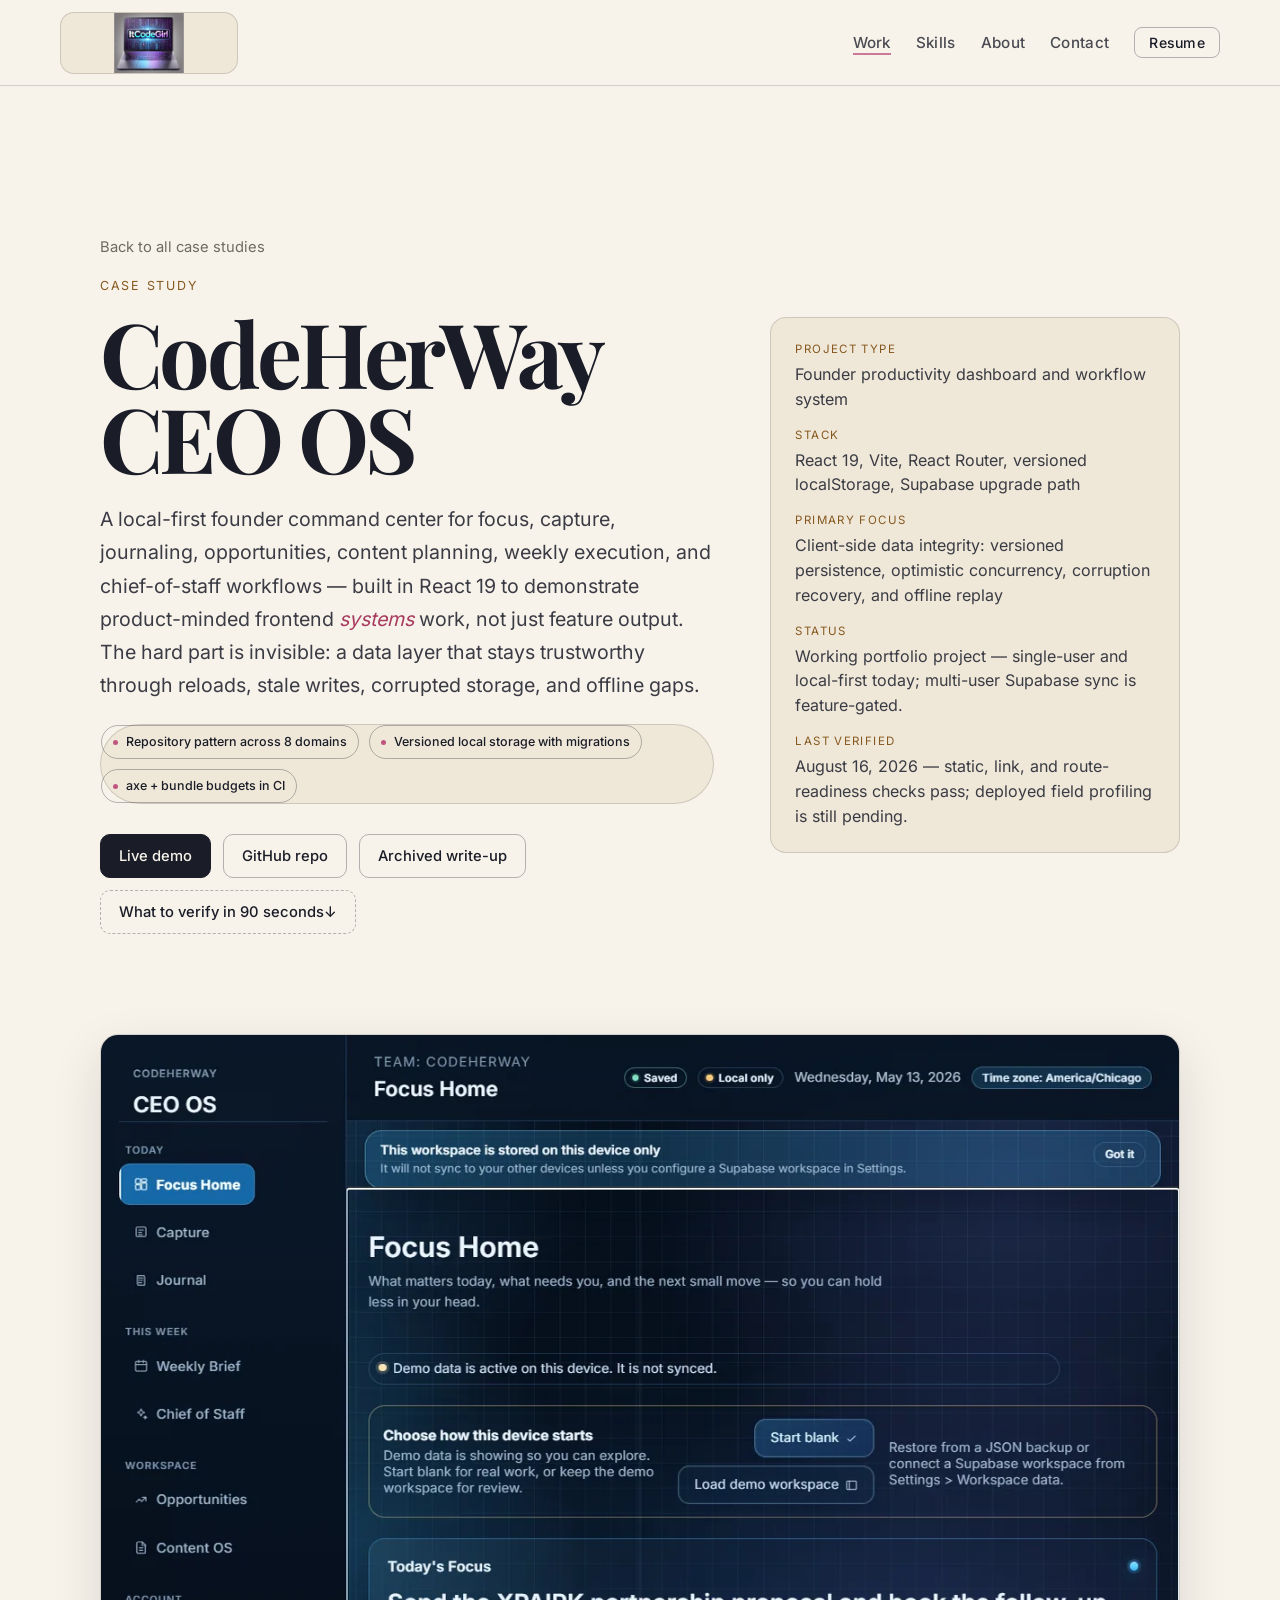
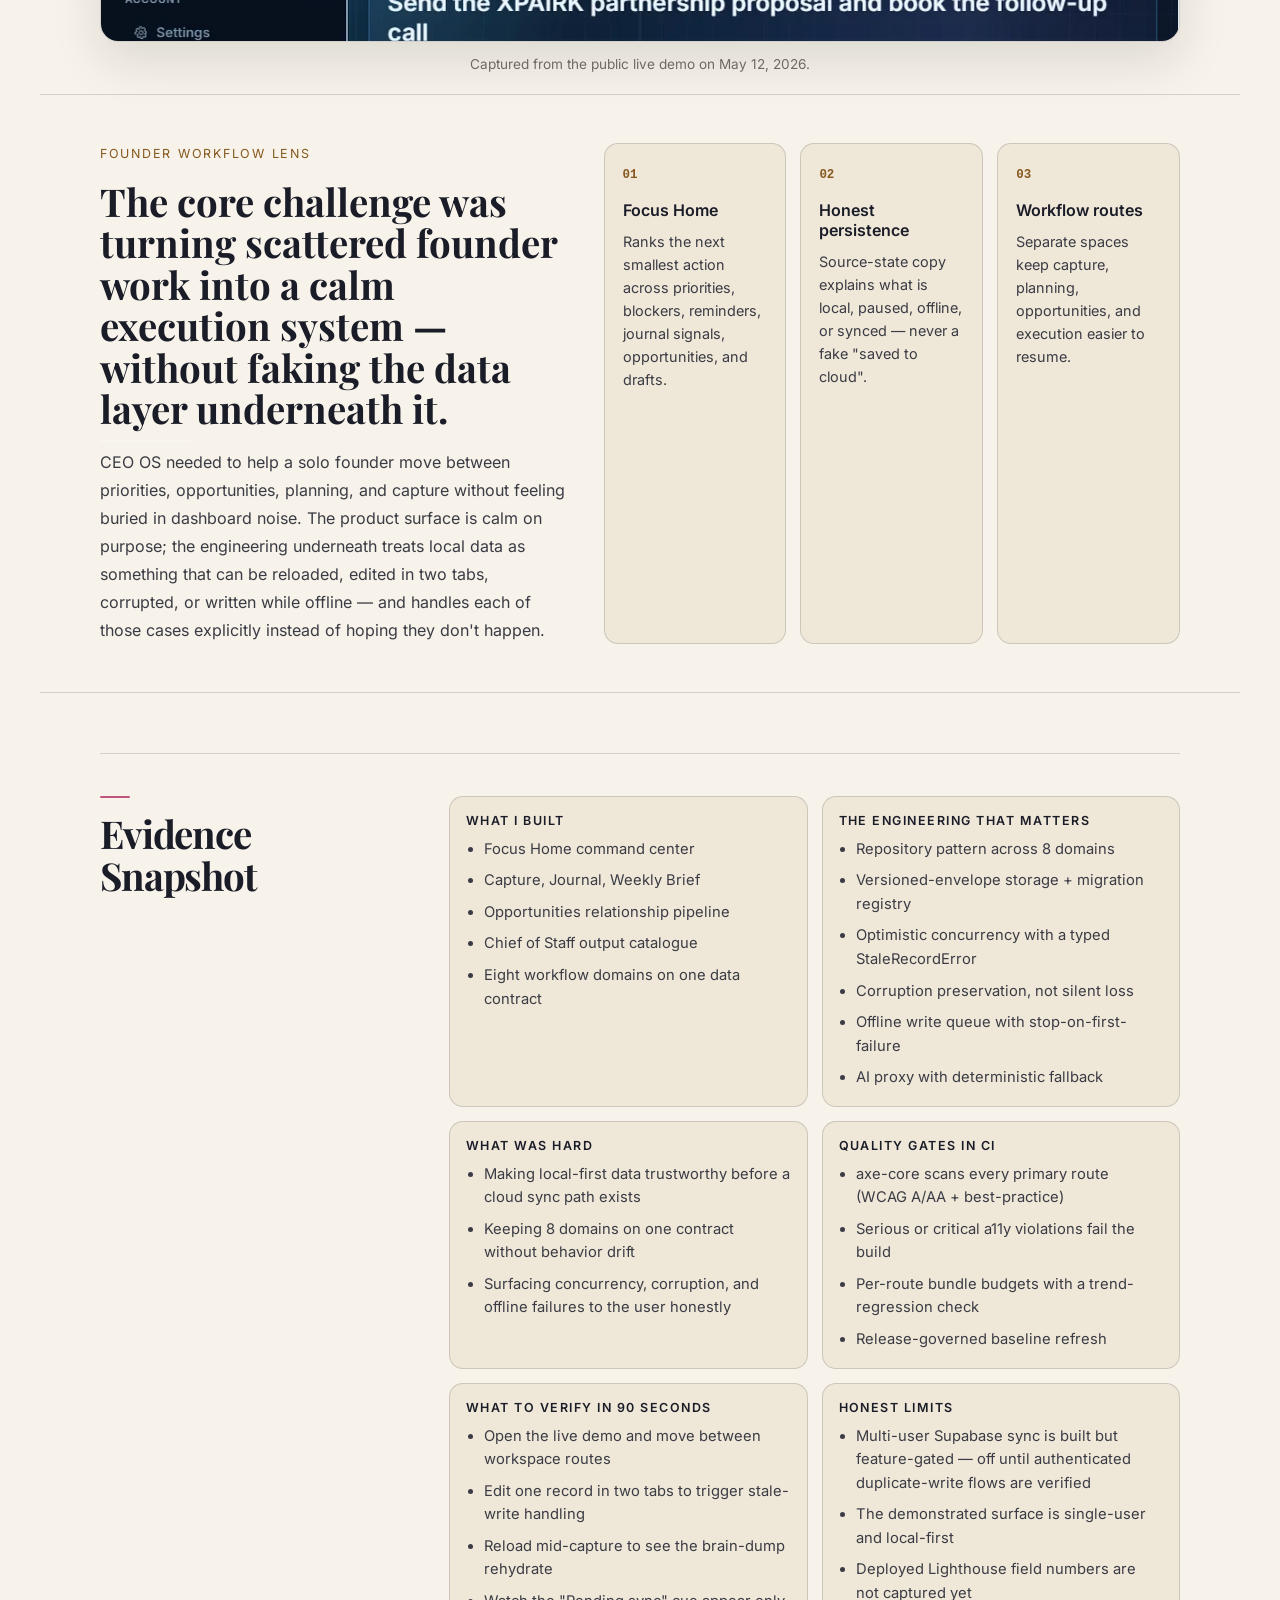
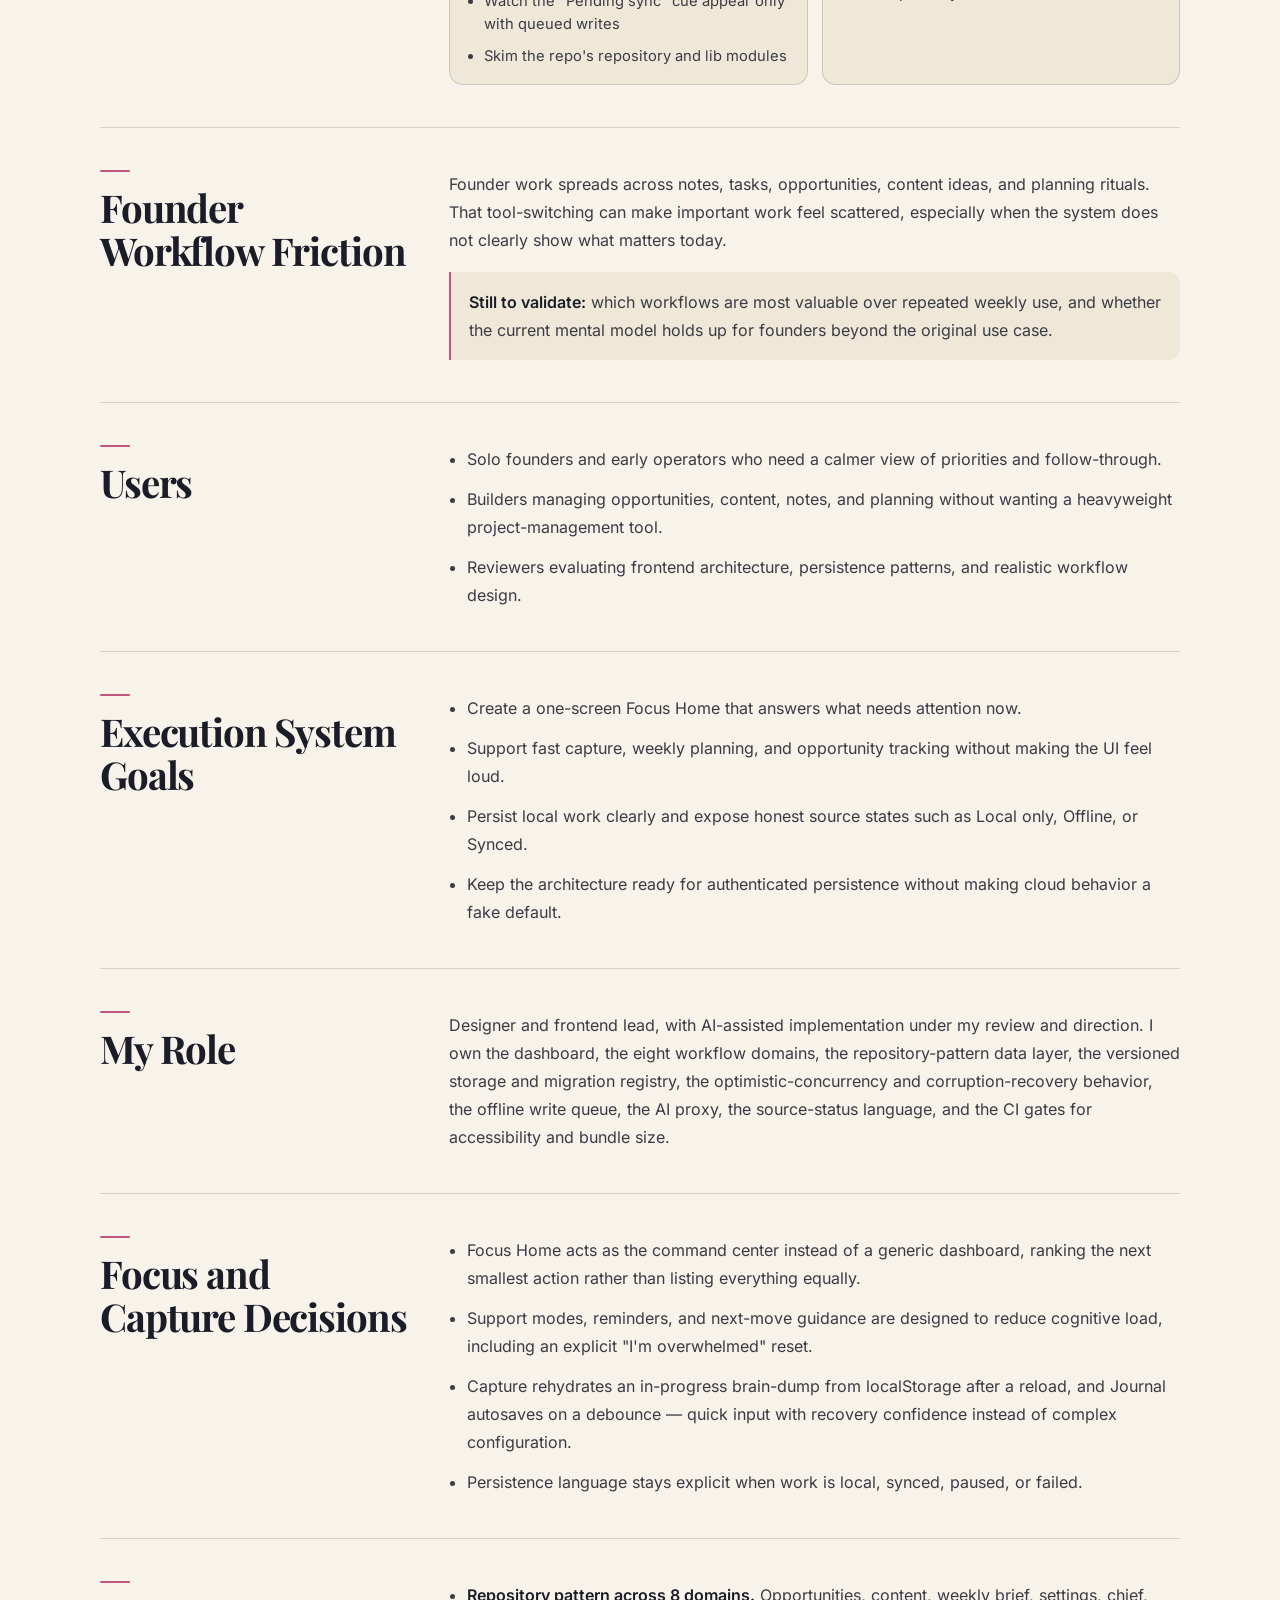
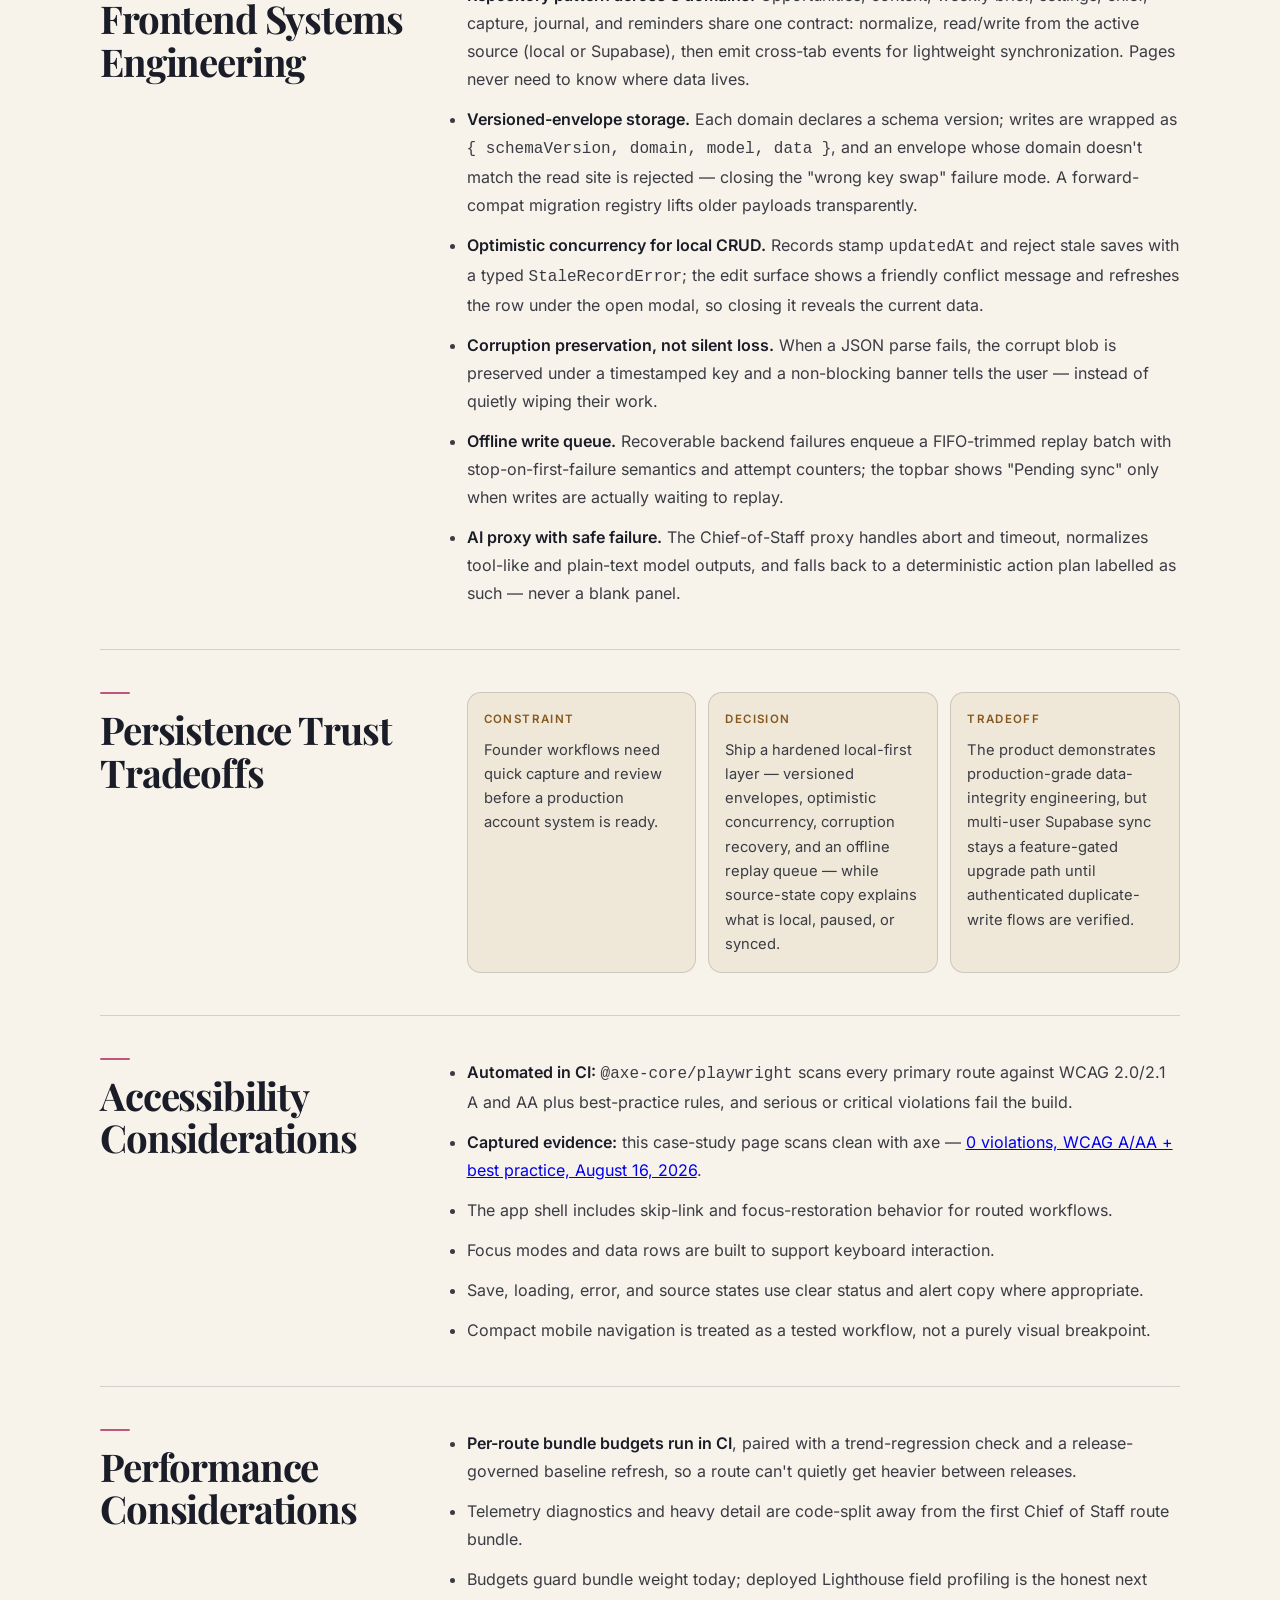
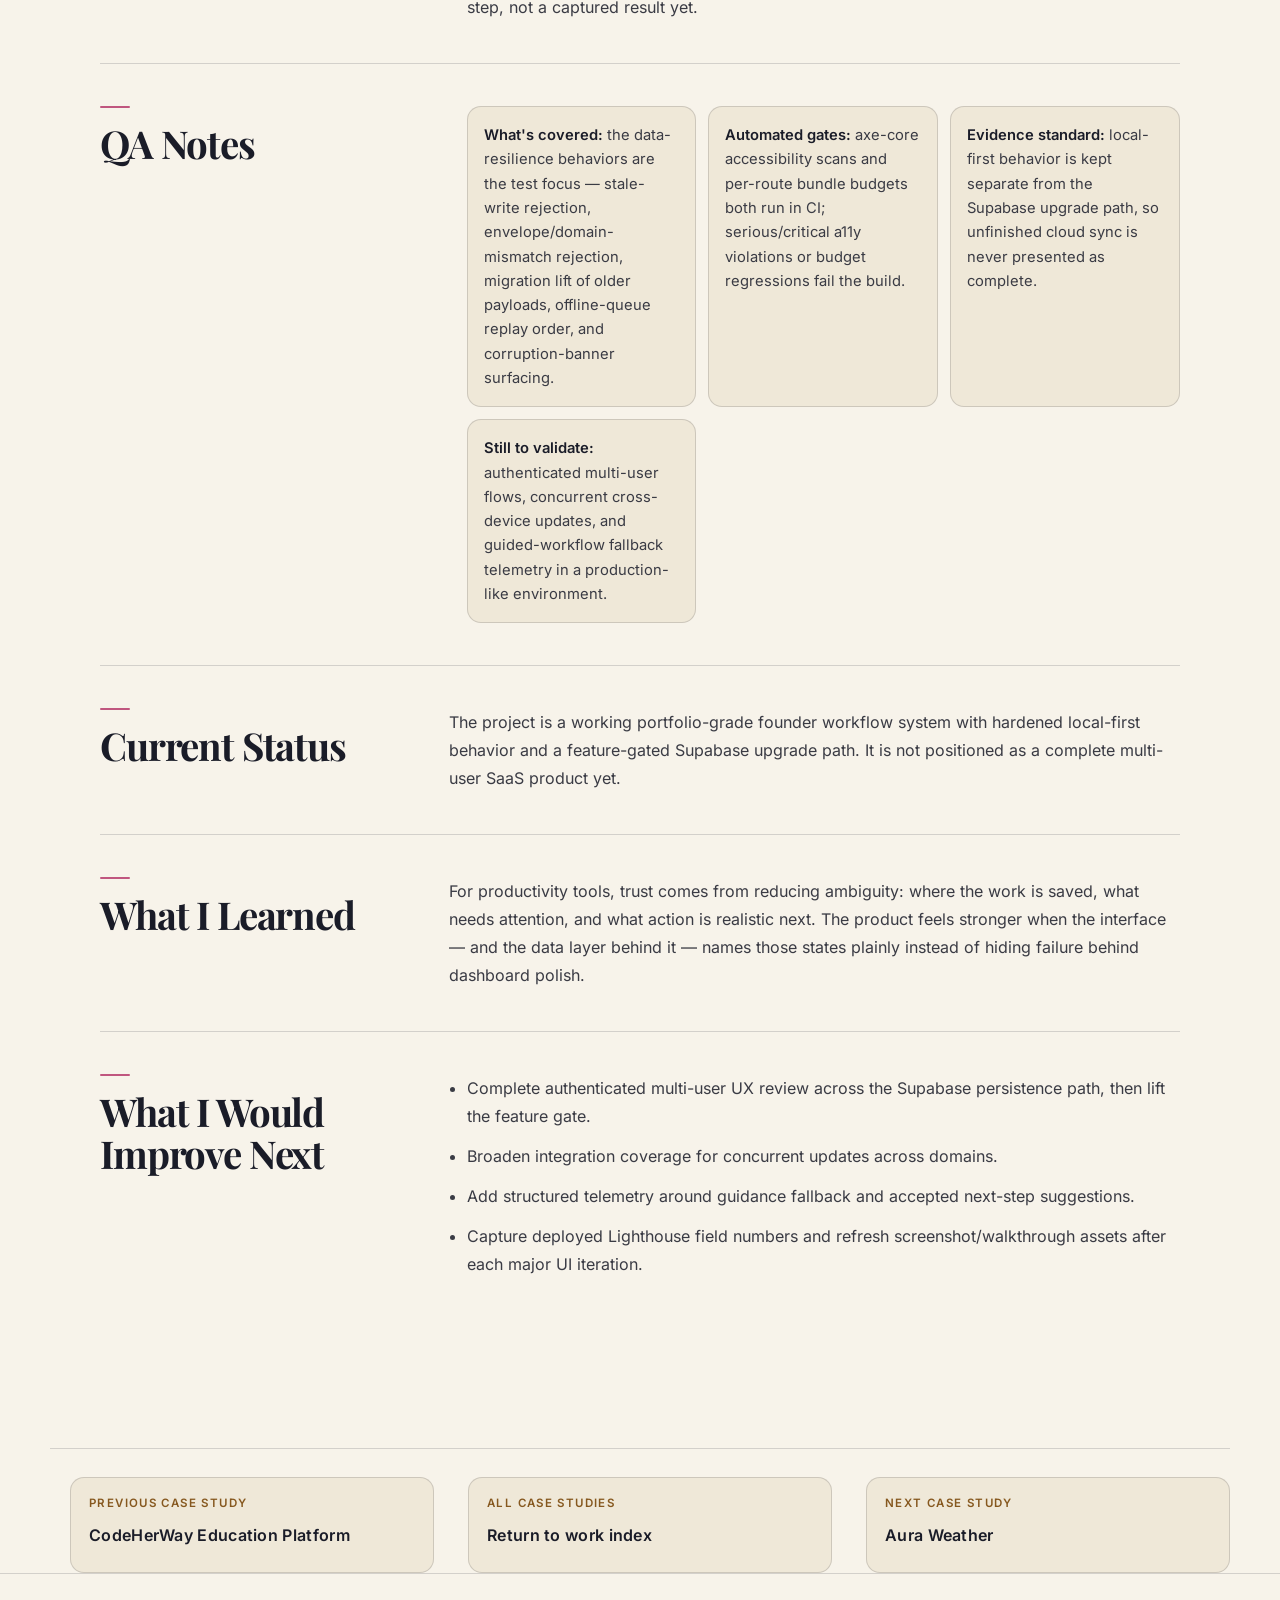
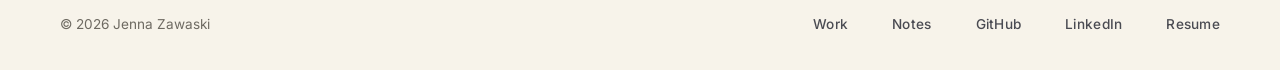
<file: work/ceo-os/index.html>
<!DOCTYPE html>
<html lang="en">

<head>
	<meta charset="UTF-8">
	<meta name="viewport" content="width=device-width, initial-scale=1.0, viewport-fit=cover">
	<meta name="description" content="CodeHerWay CEO OS case study by Jenna Zawaski: a local-first founder dashboard built on a repository-pattern data layer with versioned storage, optimistic concurrency, corruption recovery, an offline write queue, and axe + bundle budgets in CI.">
	<meta name="author" content="Jenna Zawaski">
	<meta name="robots" content="index, follow">
	<link rel="canonical" href="https://itcodegirl.com/work/ceo-os/">
	<meta name="theme-color" content="#f7f3ea">
	<link rel="icon" type="image/svg+xml" href="/assets/favicon.svg">

	<meta property="og:type" content="article">
	<meta property="og:title" content="CodeHerWay CEO OS Case Study | Jenna Zawaski">
	<meta property="og:description" content="A local-first founder dashboard built around client-side data integrity: versioned storage, optimistic concurrency, corruption recovery, and an offline write queue.">
	<meta property="og:url" content="https://itcodegirl.com/work/ceo-os/">
	<meta property="og:image" content="https://itcodegirl.com/assets/images/projects/ceo-os-dashboard.webp">
	<meta property="og:image:width" content="1200">
	<meta property="og:image:height" content="750">
	<meta property="og:image:alt" content="CodeHerWay CEO OS dashboard screenshot">
	<meta name="twitter:card" content="summary_large_image">
	<meta name="twitter:title" content="CodeHerWay CEO OS Case Study | Jenna Zawaski">
	<meta name="twitter:description" content="Local-first data-integrity engineering, accessibility automation, and performance budgets for CodeHerWay CEO OS.">
	<meta name="twitter:image" content="https://itcodegirl.com/assets/images/projects/ceo-os-dashboard.webp">

	<title>CodeHerWay CEO OS Case Study | Jenna Zawaski</title>

	<link rel="preload" href="/assets/fonts/inter-latin-300-600.woff2" as="font" type="font/woff2" crossorigin>
	<link rel="preload" href="/assets/fonts/playfair-display-latin-600-700.woff2" as="font" type="font/woff2" crossorigin>
	<link rel="stylesheet" href="/css/fonts.css">
	<link rel="stylesheet" href="/css/styles.css">
	<link rel="stylesheet" href="/work/work.css">
	<link rel="stylesheet" href="/css/editorial-pages.css">
	<script type="application/ld+json">
		{
			"@context": "https://schema.org",
			"@graph": [
				{
					"@type": "BreadcrumbList",
					"itemListElement": [
						{
							"@type": "ListItem",
							"position": 1,
							"name": "Home",
							"item": "https://itcodegirl.com/"
						},
						{
							"@type": "ListItem",
							"position": 2,
							"name": "Case Studies",
							"item": "https://itcodegirl.com/work/"
						},
						{
							"@type": "ListItem",
							"position": 3,
							"name": "CodeHerWay CEO OS",
							"item": "https://itcodegirl.com/work/ceo-os/"
						}
					]
				},
				{
					"@type": "CreativeWork",
					"name": "CodeHerWay CEO OS Case Study",
					"url": "https://itcodegirl.com/work/ceo-os/",
					"description": "Case study for a local-first founder workflow dashboard and command center.",
					"image": "https://itcodegirl.com/assets/images/projects/ceo-os-dashboard.webp",
					"dateModified": "2026-08-16",
					"creator": {
						"@type": "Person",
						"name": "Jenna Zawaski"
					}
				}
			]
		}
	</script>
</head>

<body>
	<a class="skip-link" href="#main-content">Skip to main content</a>

	<header class="site-header nav-show">
		<div class="nav-inner">
			<a class="logo" href="/" aria-label="ItCodeGirl home">
				<img src="/assets/images/itcodegirl-logo.webp" alt="" width="118" height="46" loading="eager" decoding="async">
			</a>
			<nav class="nav" aria-label="Primary navigation">
				<a href="/work/" class="nav-active" aria-current="page">Work</a>
				<a href="/#skills">Skills</a>
				<a href="/#about">About</a>
				<a href="/#contact">Contact</a>
				<a href="/assets/JennaZawaski-Resume.pdf" class="nav-resume" download aria-label="Download Jenna Zawaski resume PDF">Resume</a>
			</nav>
		</div>
	</header>

	<main id="main-content" class="work-main case-page case-page--workflow" tabindex="-1">
		<section class="case-hero" aria-labelledby="case-title">
			<div>
				<a class="back-link" href="/work/">Back to all case studies</a>
				<p class="case-eyebrow">Case study</p>
				<h1 id="case-title">CodeHerWay CEO OS</h1>
				<p class="case-summary">
					A local-first founder command center for focus, capture, journaling, opportunities, content planning, weekly execution, and chief-of-staff workflows — built in React 19 to demonstrate product-minded frontend <em>systems</em> work, not just feature output. The hard part is invisible: a data layer that stays trustworthy through reloads, stale writes, corrupted storage, and offline gaps.
				</p>
				<ul class="case-proof-strip" aria-label="CEO OS engineering proof points">
					<li>Repository pattern across 8 domains</li>
					<li>Versioned local storage with migrations</li>
					<li>axe + bundle budgets in CI</li>
				</ul>
				<div class="case-links" role="group" aria-label="Project links">
					<a class="case-link case-link--primary" href="https://codeherway-ceo-os.netlify.app/" target="_blank" rel="noopener noreferrer">Live demo</a>
					<a class="case-link" href="https://github.com/itcodegirl/ceo-os" target="_blank" rel="noopener noreferrer">GitHub repo</a>
					<a class="case-link case-link--archived" href="https://codeherway-ceo-os-case-study.netlify.app/" target="_blank" rel="noopener noreferrer">Archived write-up</a>
					<a class="case-link case-link--jump" href="#verify-90">What to verify in 90 seconds <span aria-hidden="true">↓</span></a>
				</div>
			</div>
			<dl class="case-meta-list" aria-label="Project summary">
				<div>
					<dt>Project type</dt>
					<dd>Founder productivity dashboard and workflow system</dd>
				</div>
				<div>
					<dt>Stack</dt>
					<dd>React 19, Vite, React Router, versioned localStorage, Supabase upgrade path</dd>
				</div>
				<div>
					<dt>Primary focus</dt>
					<dd>Client-side data integrity: versioned persistence, optimistic concurrency, corruption recovery, and offline replay</dd>
				</div>
				<div>
					<dt>Status</dt>
					<dd>Working portfolio project — single-user and local-first today; multi-user Supabase sync is feature-gated.</dd>
				</div>
				<div>
					<dt>Last verified</dt>
					<dd><time datetime="2026-08-16">August 16, 2026</time> — static, link, and route-readiness checks pass; deployed field profiling is still pending.</dd>
				</div>
			</dl>
		</section>

		<figure class="case-visual">
			<img src="/assets/images/projects/ceo-os-dashboard.webp" srcset="/assets/images/projects/ceo-os-dashboard-640.webp 640w, /assets/images/projects/ceo-os-dashboard-960.webp 960w, /assets/images/projects/ceo-os-dashboard.webp 1200w" sizes="(max-width: 760px) calc(100vw - 40px), (max-width: 1024px) calc(100vw - 80px), 1080px" alt="CodeHerWay CEO OS Focus Home dashboard interface" width="1200" height="750" loading="eager" decoding="async" fetchpriority="high">
			<figcaption>Captured from the public live demo on May 12, 2026.</figcaption>
		</figure>

		<section class="case-lens case-lens--workflow" aria-labelledby="workflow-lens-title">
			<div class="case-lens-copy">
				<p class="case-kicker">Founder workflow lens</p>
				<h2 id="workflow-lens-title">The core challenge was turning scattered founder work into a calm execution system — without faking the data layer underneath it.</h2>
				<p>
					CEO OS needed to help a solo founder move between priorities, opportunities, planning, and capture without
					feeling buried in dashboard noise. The product surface is calm on purpose; the engineering underneath treats
					local data as something that can be reloaded, edited in two tabs, corrupted, or written while offline — and
					handles each of those cases explicitly instead of hoping they don't happen.
				</p>
			</div>
			<div class="case-lens-grid" role="group" aria-label="CEO OS product focus">
				<article>
					<span aria-hidden="true">01</span>
					<h3>Focus Home</h3>
					<p>Ranks the next smallest action across priorities, blockers, reminders, journal signals, opportunities, and drafts.</p>
				</article>
				<article>
					<span aria-hidden="true">02</span>
					<h3>Honest persistence</h3>
					<p>Source-state copy explains what is local, paused, offline, or synced — never a fake "saved to cloud".</p>
				</article>
				<article>
					<span aria-hidden="true">03</span>
					<h3>Workflow routes</h3>
					<p>Separate spaces keep capture, planning, opportunities, and execution easier to resume.</p>
				</article>
			</div>
		</section>

		<section class="case-content" aria-label="CodeHerWay CEO OS case study details">
			<div class="case-section evidence-snapshot" id="evidence-snapshot">
				<h2>Evidence Snapshot</h2>
				<div class="evidence-snapshot-grid">
					<article class="evidence-snapshot-item">
						<h3>What I built</h3>
						<ul>
							<li>Focus Home command center</li>
							<li>Capture, Journal, Weekly Brief</li>
							<li>Opportunities relationship pipeline</li>
							<li>Chief of Staff output catalogue</li>
							<li>Eight workflow domains on one data contract</li>
						</ul>
					</article>
					<article class="evidence-snapshot-item">
						<h3>The engineering that matters</h3>
						<ul>
							<li>Repository pattern across 8 domains</li>
							<li>Versioned-envelope storage + migration registry</li>
							<li>Optimistic concurrency with a typed StaleRecordError</li>
							<li>Corruption preservation, not silent loss</li>
							<li>Offline write queue with stop-on-first-failure</li>
							<li>AI proxy with deterministic fallback</li>
						</ul>
					</article>
					<article class="evidence-snapshot-item">
						<h3>What was hard</h3>
						<ul>
							<li>Making local-first data trustworthy before a cloud sync path exists</li>
							<li>Keeping 8 domains on one contract without behavior drift</li>
							<li>Surfacing concurrency, corruption, and offline failures to the user honestly</li>
						</ul>
					</article>
					<article class="evidence-snapshot-item">
						<h3>Quality gates in CI</h3>
						<ul>
							<li>axe-core scans every primary route (WCAG A/AA + best-practice)</li>
							<li>Serious or critical a11y violations fail the build</li>
							<li>Per-route bundle budgets with a trend-regression check</li>
							<li>Release-governed baseline refresh</li>
						</ul>
					</article>
					<article class="evidence-snapshot-item" id="verify-90">
						<h3>What to verify in 90 seconds</h3>
						<ul>
							<li>Open the live demo and move between workspace routes</li>
							<li>Edit one record in two tabs to trigger stale-write handling</li>
							<li>Reload mid-capture to see the brain-dump rehydrate</li>
							<li>Watch the "Pending sync" cue appear only with queued writes</li>
							<li>Skim the repo's repository and lib modules</li>
						</ul>
					</article>
					<article class="evidence-snapshot-item">
						<h3>Honest limits</h3>
						<ul>
							<li>Multi-user Supabase sync is built but feature-gated — off until authenticated duplicate-write flows are verified</li>
							<li>The demonstrated surface is single-user and local-first</li>
							<li>Deployed Lighthouse field numbers are not captured yet</li>
						</ul>
					</article>
				</div>
			</div>

			<div class="case-section">
				<h2>Founder Workflow Friction</h2>
				<div>
					<p>Founder work spreads across notes, tasks, opportunities, content ideas, and planning rituals. That tool-switching can make important work feel scattered, especially when the system does not clearly show what matters today.</p>
					<p class="case-note"><strong>Still to validate:</strong> which workflows are most valuable over repeated weekly use, and whether the current mental model holds up for founders beyond the original use case.</p>
				</div>
			</div>

			<div class="case-section">
				<h2>Users</h2>
				<div>
					<ul>
						<li>Solo founders and early operators who need a calmer view of priorities and follow-through.</li>
						<li>Builders managing opportunities, content, notes, and planning without wanting a heavyweight project-management tool.</li>
						<li>Reviewers evaluating frontend architecture, persistence patterns, and realistic workflow design.</li>
					</ul>
				</div>
			</div>

			<div class="case-section">
				<h2>Execution System Goals</h2>
				<div>
					<ul>
						<li>Create a one-screen Focus Home that answers what needs attention now.</li>
						<li>Support fast capture, weekly planning, and opportunity tracking without making the UI feel loud.</li>
						<li>Persist local work clearly and expose honest source states such as Local only, Offline, or Synced.</li>
						<li>Keep the architecture ready for authenticated persistence without making cloud behavior a fake default.</li>
					</ul>
				</div>
			</div>

			<div class="case-section">
				<h2>My Role</h2>
				<div>
					<p>Designer and frontend lead, with AI-assisted implementation under my review and direction. I own the dashboard, the eight workflow domains, the repository-pattern data layer, the versioned storage and migration registry, the optimistic-concurrency and corruption-recovery behavior, the offline write queue, the AI proxy, the source-status language, and the CI gates for accessibility and bundle size.</p>
				</div>
			</div>

			<div class="case-section">
				<h2>Focus and Capture Decisions</h2>
				<div>
					<ul>
						<li>Focus Home acts as the command center instead of a generic dashboard, ranking the next smallest action rather than listing everything equally.</li>
						<li>Support modes, reminders, and next-move guidance are designed to reduce cognitive load, including an explicit "I'm overwhelmed" reset.</li>
						<li>Capture rehydrates an in-progress brain-dump from localStorage after a reload, and Journal autosaves on a debounce — quick input with recovery confidence instead of complex configuration.</li>
						<li>Persistence language stays explicit when work is local, synced, paused, or failed.</li>
					</ul>
				</div>
			</div>

			<div class="case-section">
				<h2>Frontend Systems Engineering</h2>
				<div>
					<ul>
						<li><strong>Repository pattern across 8 domains.</strong> Opportunities, content, weekly brief, settings, chief, capture, journal, and reminders share one contract: normalize, read/write from the active source (local or Supabase), then emit cross-tab events for lightweight synchronization. Pages never need to know where data lives.</li>
						<li><strong>Versioned-envelope storage.</strong> Each domain declares a schema version; writes are wrapped as <code>{ schemaVersion, domain, model, data }</code>, and an envelope whose domain doesn't match the read site is rejected — closing the "wrong key swap" failure mode. A forward-compat migration registry lifts older payloads transparently.</li>
						<li><strong>Optimistic concurrency for local CRUD.</strong> Records stamp <code>updatedAt</code> and reject stale saves with a typed <code>StaleRecordError</code>; the edit surface shows a friendly conflict message and refreshes the row under the open modal, so closing it reveals the current data.</li>
						<li><strong>Corruption preservation, not silent loss.</strong> When a JSON parse fails, the corrupt blob is preserved under a timestamped key and a non-blocking banner tells the user — instead of quietly wiping their work.</li>
						<li><strong>Offline write queue.</strong> Recoverable backend failures enqueue a FIFO-trimmed replay batch with stop-on-first-failure semantics and attempt counters; the topbar shows "Pending sync" only when writes are actually waiting to replay.</li>
						<li><strong>AI proxy with safe failure.</strong> The Chief-of-Staff proxy handles abort and timeout, normalizes tool-like and plain-text model outputs, and falls back to a deterministic action plan labelled as such — never a blank panel.</li>
					</ul>
				</div>
			</div>

			<div class="case-section">
				<h2>Persistence Trust Tradeoffs</h2>
				<div>
					<ul class="decision-receipts">
						<li>
							<span>Constraint</span>
							<p>Founder workflows need quick capture and review before a production account system is ready.</p>
						</li>
						<li>
							<span>Decision</span>
							<p>Ship a hardened local-first layer — versioned envelopes, optimistic concurrency, corruption recovery, and an offline replay queue — while source-state copy explains what is local, paused, or synced.</p>
						</li>
						<li>
							<span>Tradeoff</span>
							<p>The product demonstrates production-grade data-integrity engineering, but multi-user Supabase sync stays a feature-gated upgrade path until authenticated duplicate-write flows are verified.</p>
						</li>
					</ul>
				</div>
			</div>

			<div class="case-section">
				<h2>Accessibility Considerations</h2>
				<div>
					<ul>
						<li><strong>Automated in CI:</strong> <code>@axe-core/playwright</code> scans every primary route against WCAG 2.0/2.1 A and AA plus best-practice rules, and serious or critical violations fail the build.</li>
					<li><strong>Captured evidence:</strong> this case-study page scans clean with axe — <a href="/assets/evidence/accessibility/ceo-os-axe-2026-08-16.md">0 violations, WCAG A/AA + best practice, August 16, 2026</a>.</li>
						<li>The app shell includes skip-link and focus-restoration behavior for routed workflows.</li>
						<li>Focus modes and data rows are built to support keyboard interaction.</li>
						<li>Save, loading, error, and source states use clear status and alert copy where appropriate.</li>
						<li>Compact mobile navigation is treated as a tested workflow, not a purely visual breakpoint.</li>
					</ul>
				</div>
			</div>

			<div class="case-section">
				<h2>Performance Considerations</h2>
				<div>
					<ul>
						<li><strong>Per-route bundle budgets run in CI</strong>, paired with a trend-regression check and a release-governed baseline refresh, so a route can't quietly get heavier between releases.</li>
						<li>Telemetry diagnostics and heavy detail are code-split away from the first Chief of Staff route bundle.</li>
						<li>Budgets guard bundle weight today; deployed Lighthouse field profiling is the honest next step, not a captured result yet.</li>
					</ul>
				</div>
			</div>

			<div class="case-section">
				<h2>QA Notes</h2>
				<div>
					<ul class="qa-list">
						<li><strong>What's covered:</strong> the data-resilience behaviors are the test focus — stale-write rejection, envelope/domain-mismatch rejection, migration lift of older payloads, offline-queue replay order, and corruption-banner surfacing.</li>
						<li><strong>Automated gates:</strong> axe-core accessibility scans and per-route bundle budgets both run in CI; serious/critical a11y violations or budget regressions fail the build.</li>
						<li><strong>Evidence standard:</strong> local-first behavior is kept separate from the Supabase upgrade path, so unfinished cloud sync is never presented as complete.</li>
						<li><strong>Still to validate:</strong> authenticated multi-user flows, concurrent cross-device updates, and guided-workflow fallback telemetry in a production-like environment.</li>
					</ul>
				</div>
			</div>

			<div class="case-section">
				<h2>Current Status</h2>
				<div>
					<p>The project is a working portfolio-grade founder workflow system with hardened local-first behavior and a feature-gated Supabase upgrade path. It is not positioned as a complete multi-user SaaS product yet.</p>
				</div>
			</div>

			<div class="case-section">
				<h2>What I Learned</h2>
				<div>
					<p>For productivity tools, trust comes from reducing ambiguity: where the work is saved, what needs attention, and what action is realistic next. The product feels stronger when the interface — and the data layer behind it — names those states plainly instead of hiding failure behind dashboard polish.</p>
				</div>
			</div>

			<div class="case-section">
				<h2>What I Would Improve Next</h2>
				<div>
					<ul>
						<li>Complete authenticated multi-user UX review across the Supabase persistence path, then lift the feature gate.</li>
						<li>Broaden integration coverage for concurrent updates across domains.</li>
						<li>Add structured telemetry around guidance fallback and accepted next-step suggestions.</li>
						<li>Capture deployed Lighthouse field numbers and refresh screenshot/walkthrough assets after each major UI iteration.</li>
					</ul>
				</div>
			</div>
		</section>

		<nav class="case-study-nav" aria-label="More case studies">
			<a href="/work/codeherway/" class="case-study-nav-link">
				<span>Previous case study</span>
				<strong>CodeHerWay Education Platform</strong>
			</a>
			<a href="/work/" class="case-study-nav-link">
				<span>All case studies</span>
				<strong>Return to work index</strong>
			</a>
			<a href="/work/aura-weather/" class="case-study-nav-link">
				<span>Next case study</span>
				<strong>Aura Weather</strong>
			</a>
		</nav>
	</main>

	<footer class="site-footer">
		<div class="footer-inner">
			<p class="footer-copy">© 2026 Jenna Zawaski</p>
			<nav class="footer-links" aria-label="Footer navigation">
				<a href="/work/">Work</a>
				<a href="/notes/">Notes</a>
				<a href="https://github.com/itcodegirl" target="_blank" rel="noopener noreferrer">GitHub</a>
				<a href="https://www.linkedin.com/in/jennazawaski" target="_blank" rel="noopener noreferrer">LinkedIn</a>
				<a href="/assets/JennaZawaski-Resume.pdf" download>Resume</a>
			</nav>
		</div>
	</footer>
</body>

</html>
</file>
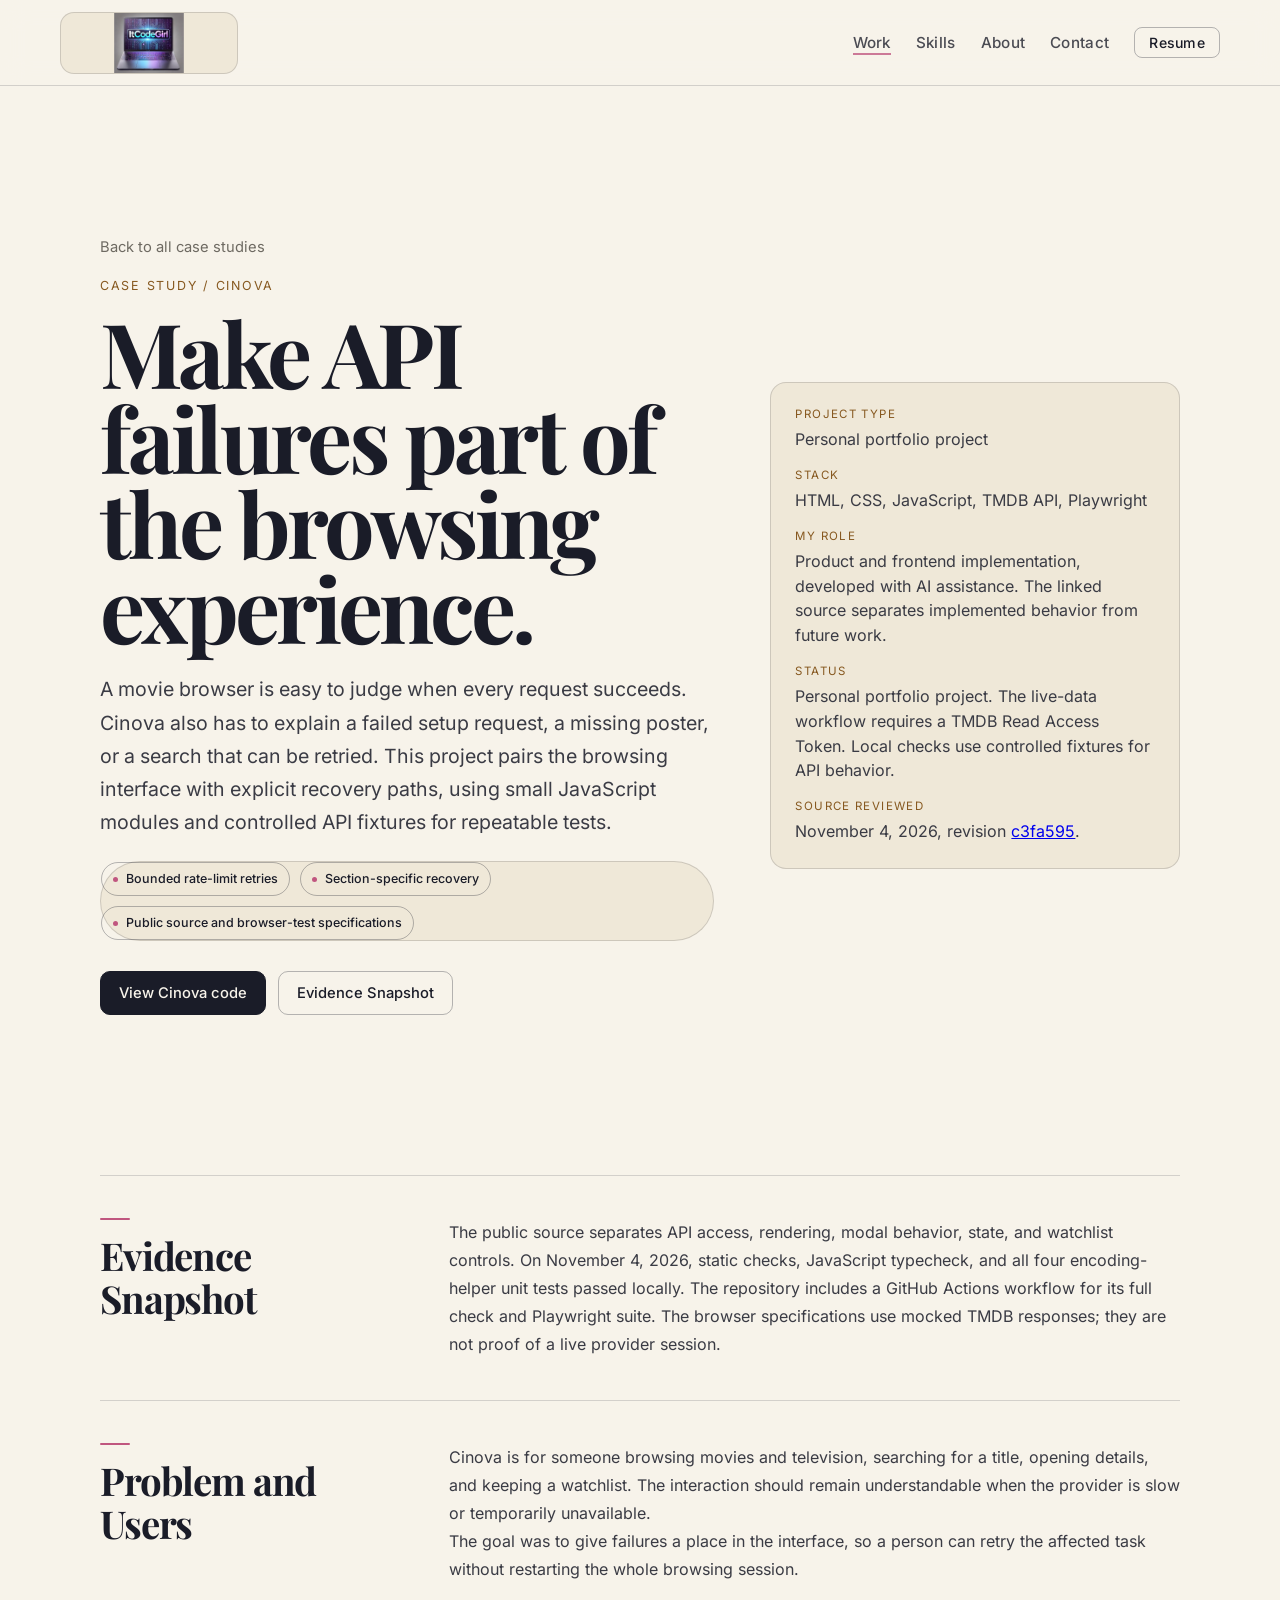
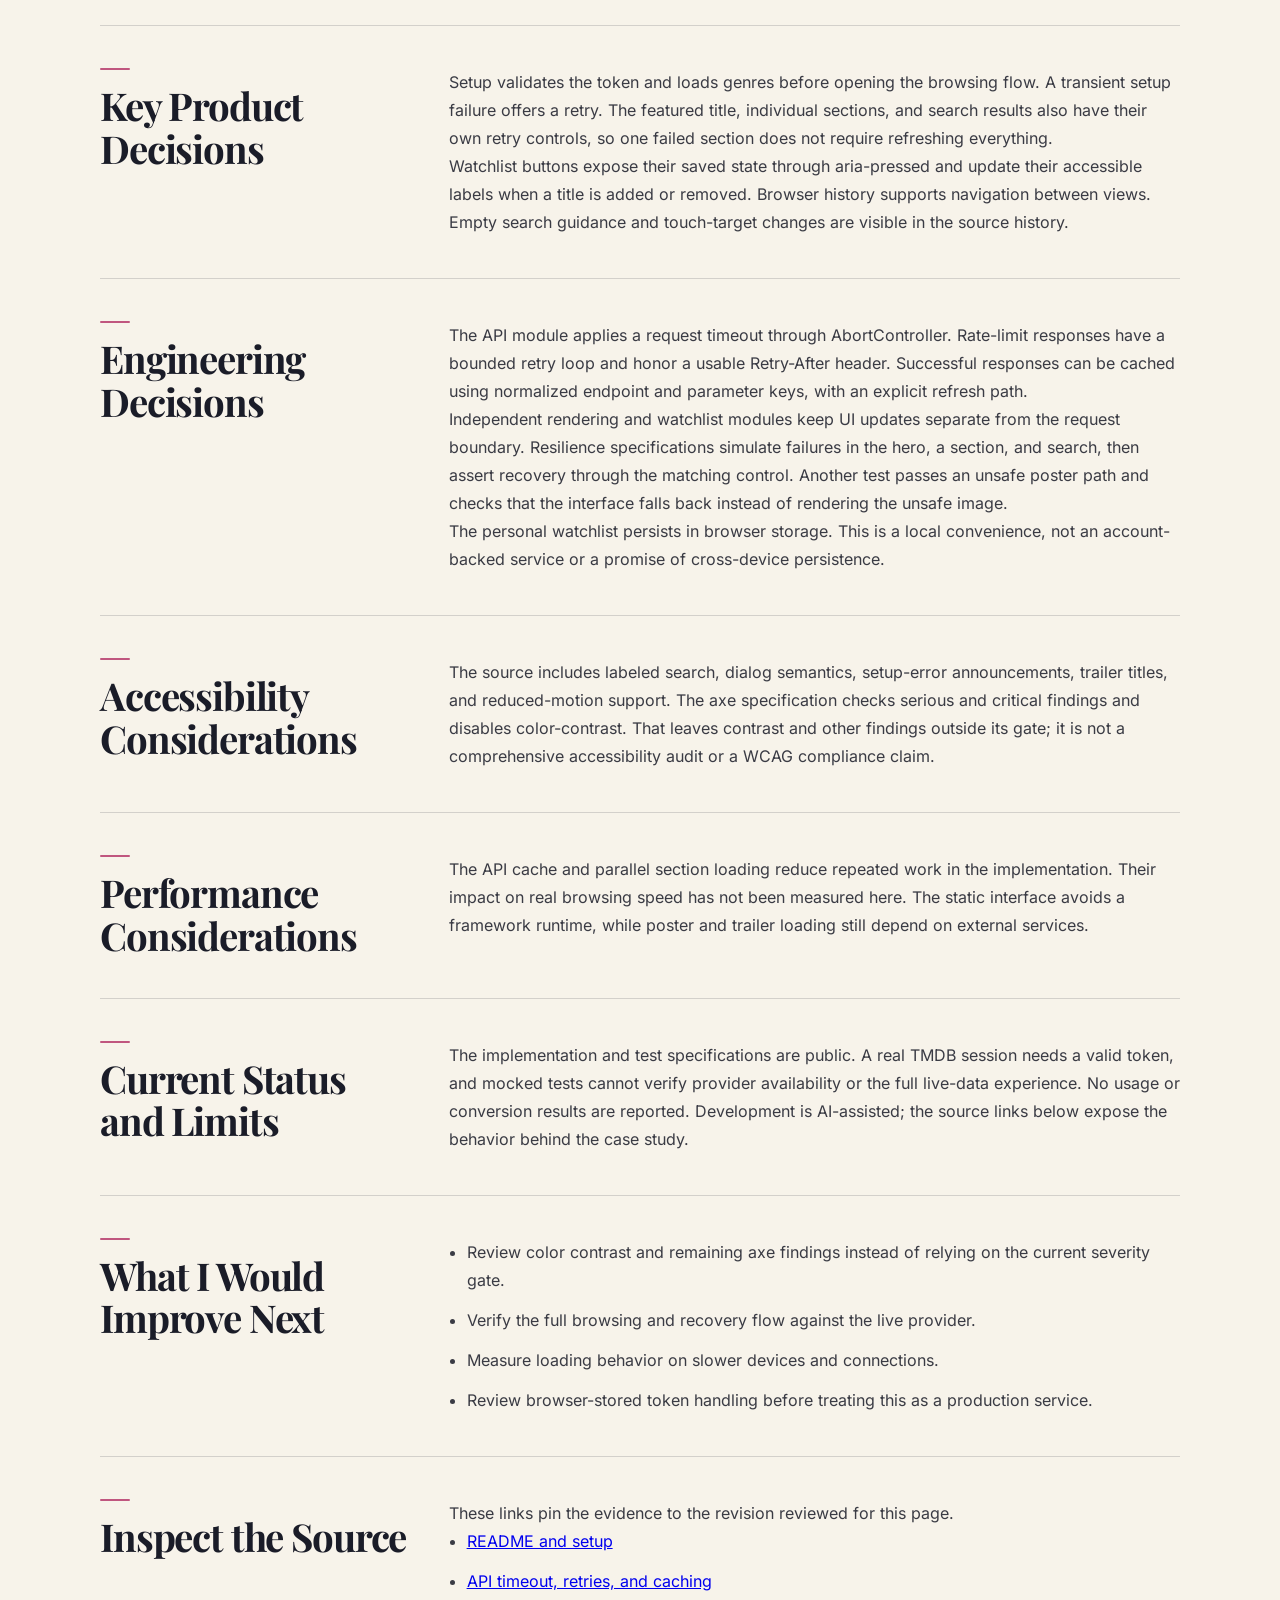
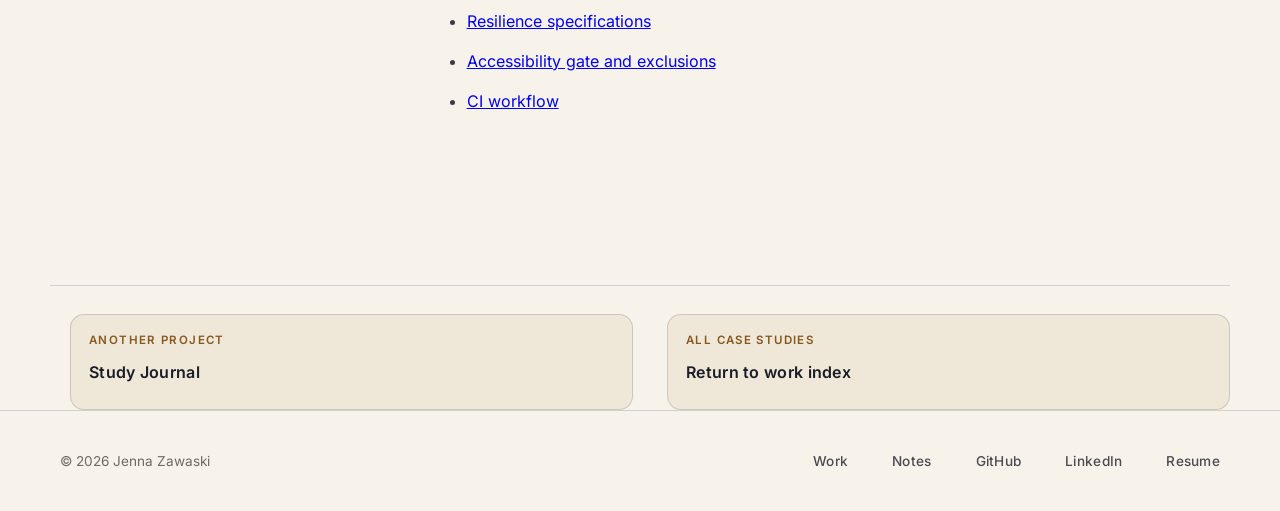
<file: work/cinova/index.html>
<!DOCTYPE html>
<html lang="en">
<head>
    <meta charset="UTF-8">
    <meta name="viewport" content="width=device-width, initial-scale=1.0, viewport-fit=cover">
    <meta name="description" content="A vanilla JavaScript movie and TV browser with bounded API retries, recoverable loading states, a local watchlist, and testable failure paths.">
    <meta name="author" content="Jenna Zawaski">
    <meta name="robots" content="index, follow">
    <link rel="canonical" href="https://itcodegirl.com/work/cinova/">
    <meta name="theme-color" content="#f7f3ea">
    <link rel="icon" type="image/svg+xml" href="/assets/favicon.svg">
    <meta property="og:type" content="article">
    <meta property="og:title" content="Cinova: Make API failures part of the browsing experience. | Jenna Zawaski">
    <meta property="og:description" content="A vanilla JavaScript movie and TV browser with bounded API retries, recoverable loading states, a local watchlist, and testable failure paths.">
    <meta property="og:url" content="https://itcodegirl.com/work/cinova/">
    <meta property="og:image" content="https://itcodegirl.com/assets/images/Jenna_robot_840.webp">
    <meta name="twitter:card" content="summary">
    <title>Cinova: Make API failures part of the browsing experience. | Jenna Zawaski</title>
    <link rel="preload" href="/assets/fonts/inter-latin-300-600.woff2" as="font" type="font/woff2" crossorigin>
    <link rel="preload" href="/assets/fonts/playfair-display-latin-600-700.woff2" as="font" type="font/woff2" crossorigin>
    <link rel="stylesheet" href="/css/fonts.css">
    <link rel="stylesheet" href="/css/styles.css">
    <link rel="stylesheet" href="/work/work.css">
    <link rel="stylesheet" href="/css/editorial-pages.css">
    <script type="application/ld+json">{"@context": "https://schema.org", "@type": "CreativeWork", "name": "Cinova: Make API failures part of the browsing experience.", "url": "https://itcodegirl.com/work/cinova/", "description": "A vanilla JavaScript movie and TV browser with bounded API retries, recoverable loading states, a local watchlist, and testable failure paths.", "dateModified": "2026-11-04", "creator": {"@type": "Person", "name": "Jenna Zawaski"}}</script>
</head>
<body>
    <a class="skip-link" href="#main-content">Skip to main content</a>
	<header class="site-header nav-show">
		<div class="nav-inner">
			<a class="logo" href="/" aria-label="ItCodeGirl home">
				<img src="/assets/images/itcodegirl-logo.webp" alt="" width="118" height="46" loading="eager" decoding="async">
			</a>
			<nav class="nav" aria-label="Primary navigation">
				<a href="/work/" class="nav-active" aria-current="page">Work</a>
				<a href="/#skills">Skills</a>
				<a href="/#about">About</a>
				<a href="/#contact">Contact</a>
				<a href="/assets/JennaZawaski-Resume.pdf" class="nav-resume" download aria-label="Download Jenna Zawaski resume PDF">Resume</a>
			</nav>
		</div>
	</header>


    <main id="main-content" class="work-main case-page" tabindex="-1">
        <section class="case-hero" aria-labelledby="case-title">
            <div>
                <a class="back-link" href="/work/">Back to all case studies</a>
                <p class="case-eyebrow">Case study / Cinova</p>
                <h1 id="case-title">Make API failures part of the browsing experience.</h1>
                <p class="case-summary">A movie browser is easy to judge when every request succeeds. Cinova also has to explain a failed setup request, a missing poster, or a search that can be retried. This project pairs the browsing interface with explicit recovery paths, using small JavaScript modules and controlled API fixtures for repeatable tests.</p>
                <ul class="case-proof-strip" aria-label="Implementation evidence">
                    <li>Bounded rate-limit retries</li><li>Section-specific recovery</li><li>Public source and browser-test specifications</li>
                </ul>
                <div class="case-links" role="group" aria-label="Project links">
                    <a class="case-link case-link--primary" href="https://github.com/itcodegirl/Cinova" target="_blank" rel="noopener noreferrer">View Cinova code</a>
                    <a class="case-link" href="#evidence-snapshot">Evidence Snapshot</a>
                </div>
            </div>
            <dl class="case-meta-list" aria-label="Project summary">
                <div><dt>Project type</dt><dd>Personal portfolio project</dd></div>
                <div><dt>Stack</dt><dd>HTML, CSS, JavaScript, TMDB API, Playwright</dd></div>
                <div><dt>My role</dt><dd>Product and frontend implementation, developed with AI assistance. The linked source separates implemented behavior from future work.</dd></div>
                <div><dt>Status</dt><dd>Personal portfolio project. The live-data workflow requires a TMDB Read Access Token. Local checks use controlled fixtures for API behavior.</dd></div>
                <div><dt>Source reviewed</dt><dd><time datetime="2026-11-04">November 4, 2026</time>, revision <a href="https://github.com/itcodegirl/Cinova/commit/c3fa5952a0bb8fa4e01d33c1aa293e9ba66f9ae6" target="_blank" rel="noopener noreferrer">c3fa595</a>.</dd></div>
            </dl>
        </section>
        <section class="case-content" aria-label="Cinova case study details">
            <div class="case-section evidence-snapshot" id="evidence-snapshot">
                <h2>Evidence Snapshot</h2>
                <div><p>The public source separates API access, rendering, modal behavior, state, and watchlist controls. On November 4, 2026, static checks, JavaScript typecheck, and all four encoding-helper unit tests passed locally. The repository includes a GitHub Actions workflow for its full check and Playwright suite. The browser specifications use mocked TMDB responses; they are not proof of a live provider session.</p></div>
            </div>
            <div class="case-section"><h2>Problem and Users</h2><div><p>Cinova is for someone browsing movies and television, searching for a title, opening details, and keeping a watchlist. The interaction should remain understandable when the provider is slow or temporarily unavailable.</p><p>The goal was to give failures a place in the interface, so a person can retry the affected task without restarting the whole browsing session.</p></div></div>
            <div class="case-section"><h2>Key Product Decisions</h2><div><p>Setup validates the token and loads genres before opening the browsing flow. A transient setup failure offers a retry. The featured title, individual sections, and search results also have their own retry controls, so one failed section does not require refreshing everything.</p><p>Watchlist buttons expose their saved state through aria-pressed and update their accessible labels when a title is added or removed. Browser history supports navigation between views. Empty search guidance and touch-target changes are visible in the source history.</p></div></div>
            <div class="case-section"><h2>Engineering Decisions</h2><div><p>The API module applies a request timeout through AbortController. Rate-limit responses have a bounded retry loop and honor a usable Retry-After header. Successful responses can be cached using normalized endpoint and parameter keys, with an explicit refresh path.</p><p>Independent rendering and watchlist modules keep UI updates separate from the request boundary. Resilience specifications simulate failures in the hero, a section, and search, then assert recovery through the matching control. Another test passes an unsafe poster path and checks that the interface falls back instead of rendering the unsafe image.</p><p>The personal watchlist persists in browser storage. This is a local convenience, not an account-backed service or a promise of cross-device persistence.</p></div></div>
            <div class="case-section"><h2>Accessibility Considerations</h2><div><p>The source includes labeled search, dialog semantics, setup-error announcements, trailer titles, and reduced-motion support. The axe specification checks serious and critical findings and disables color-contrast. That leaves contrast and other findings outside its gate; it is not a comprehensive accessibility audit or a WCAG compliance claim.</p></div></div>
            <div class="case-section"><h2>Performance Considerations</h2><div><p>The API cache and parallel section loading reduce repeated work in the implementation. Their impact on real browsing speed has not been measured here. The static interface avoids a framework runtime, while poster and trailer loading still depend on external services.</p></div></div>
            <div class="case-section"><h2>Current Status and Limits</h2><div><p>The implementation and test specifications are public. A real TMDB session needs a valid token, and mocked tests cannot verify provider availability or the full live-data experience. No usage or conversion results are reported. Development is AI-assisted; the source links below expose the behavior behind the case study.</p></div></div>
            <div class="case-section"><h2>What I Would Improve Next</h2><div><ul><li>Review color contrast and remaining axe findings instead of relying on the current severity gate.</li><li>Verify the full browsing and recovery flow against the live provider.</li><li>Measure loading behavior on slower devices and connections.</li><li>Review browser-stored token handling before treating this as a production service.</li></ul></div></div>
            <div class="case-section"><h2>Inspect the Source</h2><div><p>These links pin the evidence to the revision reviewed for this page.</p><ul><li><a href="https://github.com/itcodegirl/Cinova/blob/c3fa5952a0bb8fa4e01d33c1aa293e9ba66f9ae6/README.md" target="_blank" rel="noopener noreferrer">README and setup</a></li><li><a href="https://github.com/itcodegirl/Cinova/blob/c3fa5952a0bb8fa4e01d33c1aa293e9ba66f9ae6/assets/js/api.js" target="_blank" rel="noopener noreferrer">API timeout, retries, and caching</a></li><li><a href="https://github.com/itcodegirl/Cinova/blob/c3fa5952a0bb8fa4e01d33c1aa293e9ba66f9ae6/tests/resilience.spec.js" target="_blank" rel="noopener noreferrer">Resilience specifications</a></li><li><a href="https://github.com/itcodegirl/Cinova/blob/c3fa5952a0bb8fa4e01d33c1aa293e9ba66f9ae6/tests/a11y.spec.js" target="_blank" rel="noopener noreferrer">Accessibility gate and exclusions</a></li><li><a href="https://github.com/itcodegirl/Cinova/blob/c3fa5952a0bb8fa4e01d33c1aa293e9ba66f9ae6/.github/workflows/checks.yml" target="_blank" rel="noopener noreferrer">CI workflow</a></li></ul></div></div>
        </section>
        <nav class="case-study-nav" aria-label="More case studies">
            <a href="/work/study-journal/" class="case-study-nav-link"><span>Another project</span><strong>Study Journal</strong></a>
            <a href="/work/" class="case-study-nav-link"><span>All case studies</span><strong>Return to work index</strong></a>
        </nav>
    </main>
	<footer class="site-footer">
		<div class="footer-inner">
			<p class="footer-copy">© 2026 Jenna Zawaski</p>
			<nav class="footer-links" aria-label="Footer navigation">
				<a href="/work/">Work</a>
				<a href="/notes/">Notes</a>
				<a href="https://github.com/itcodegirl" target="_blank" rel="noopener noreferrer">GitHub</a>
				<a href="https://www.linkedin.com/in/jennazawaski" target="_blank" rel="noopener noreferrer">LinkedIn</a>
				<a href="/assets/JennaZawaski-Resume.pdf" download>Resume</a>
			</nav>
		</div>
	</footer>
</body>

</html>
</file>
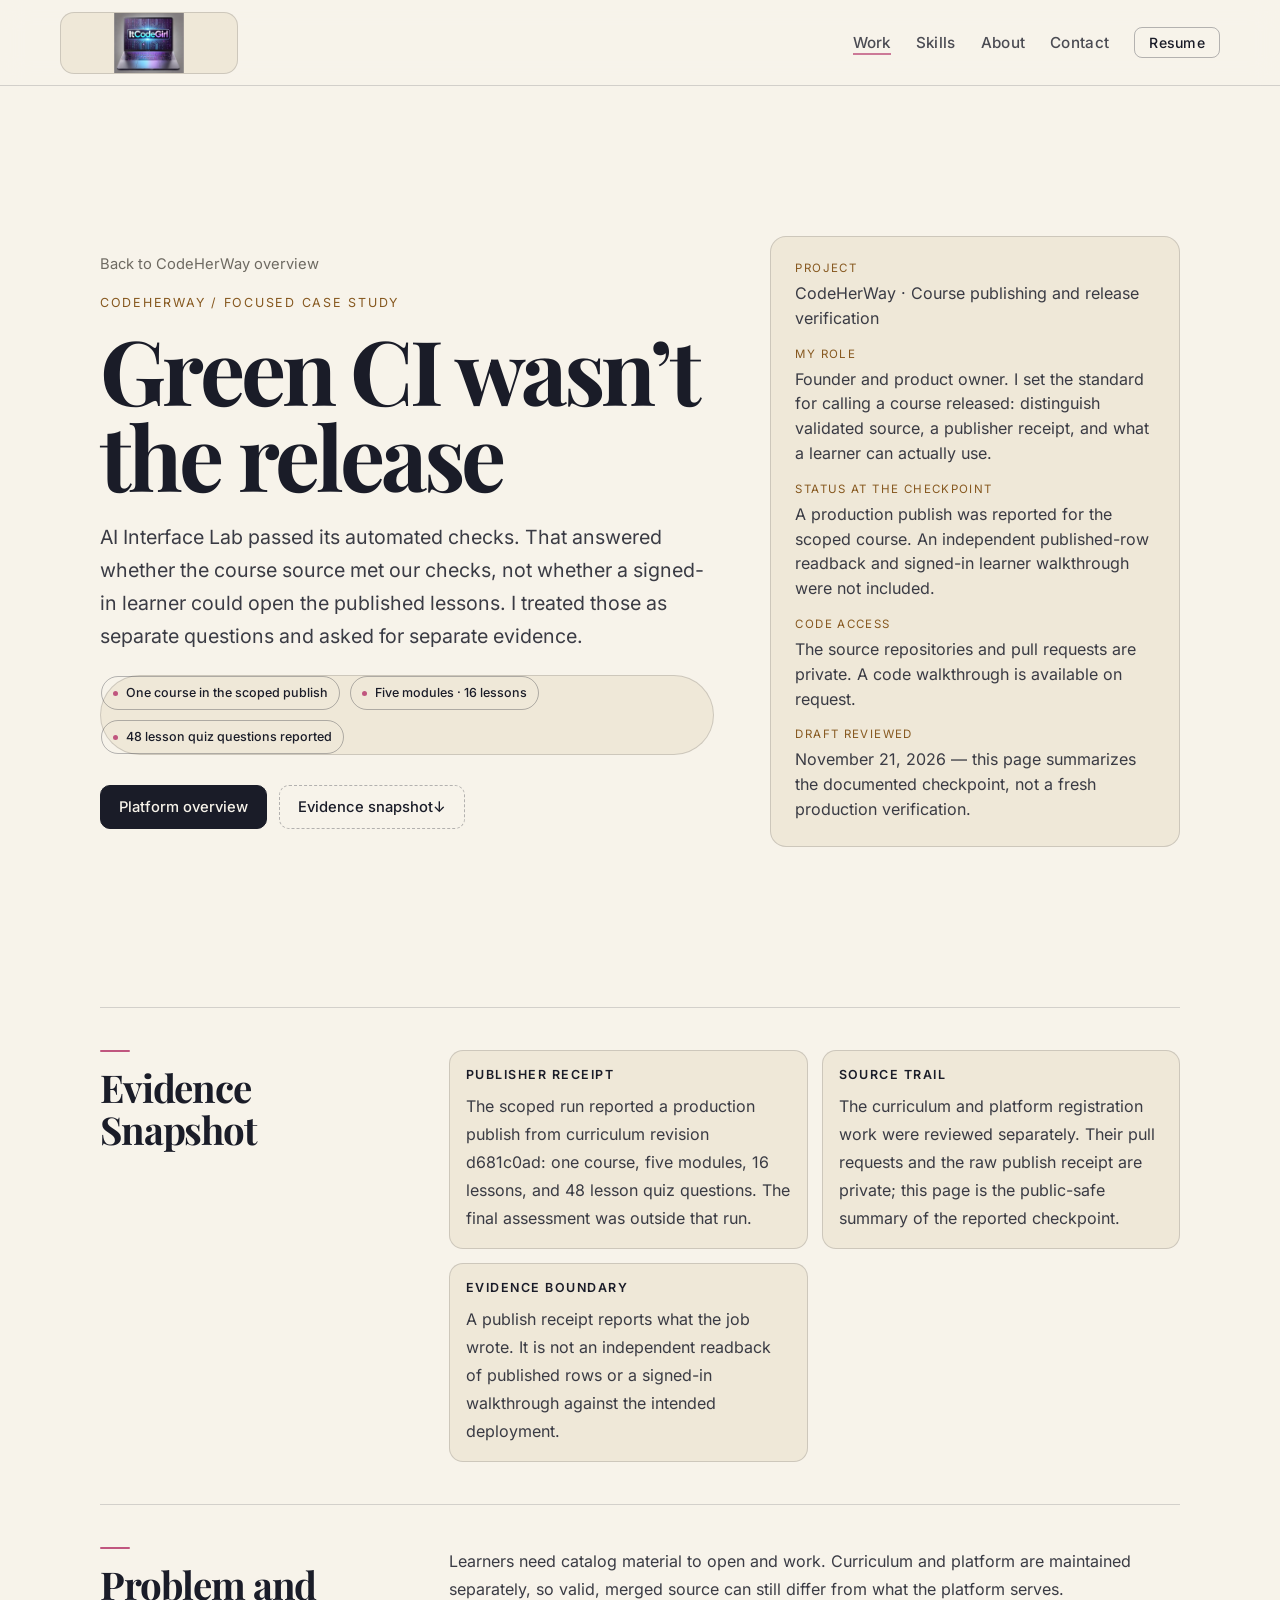
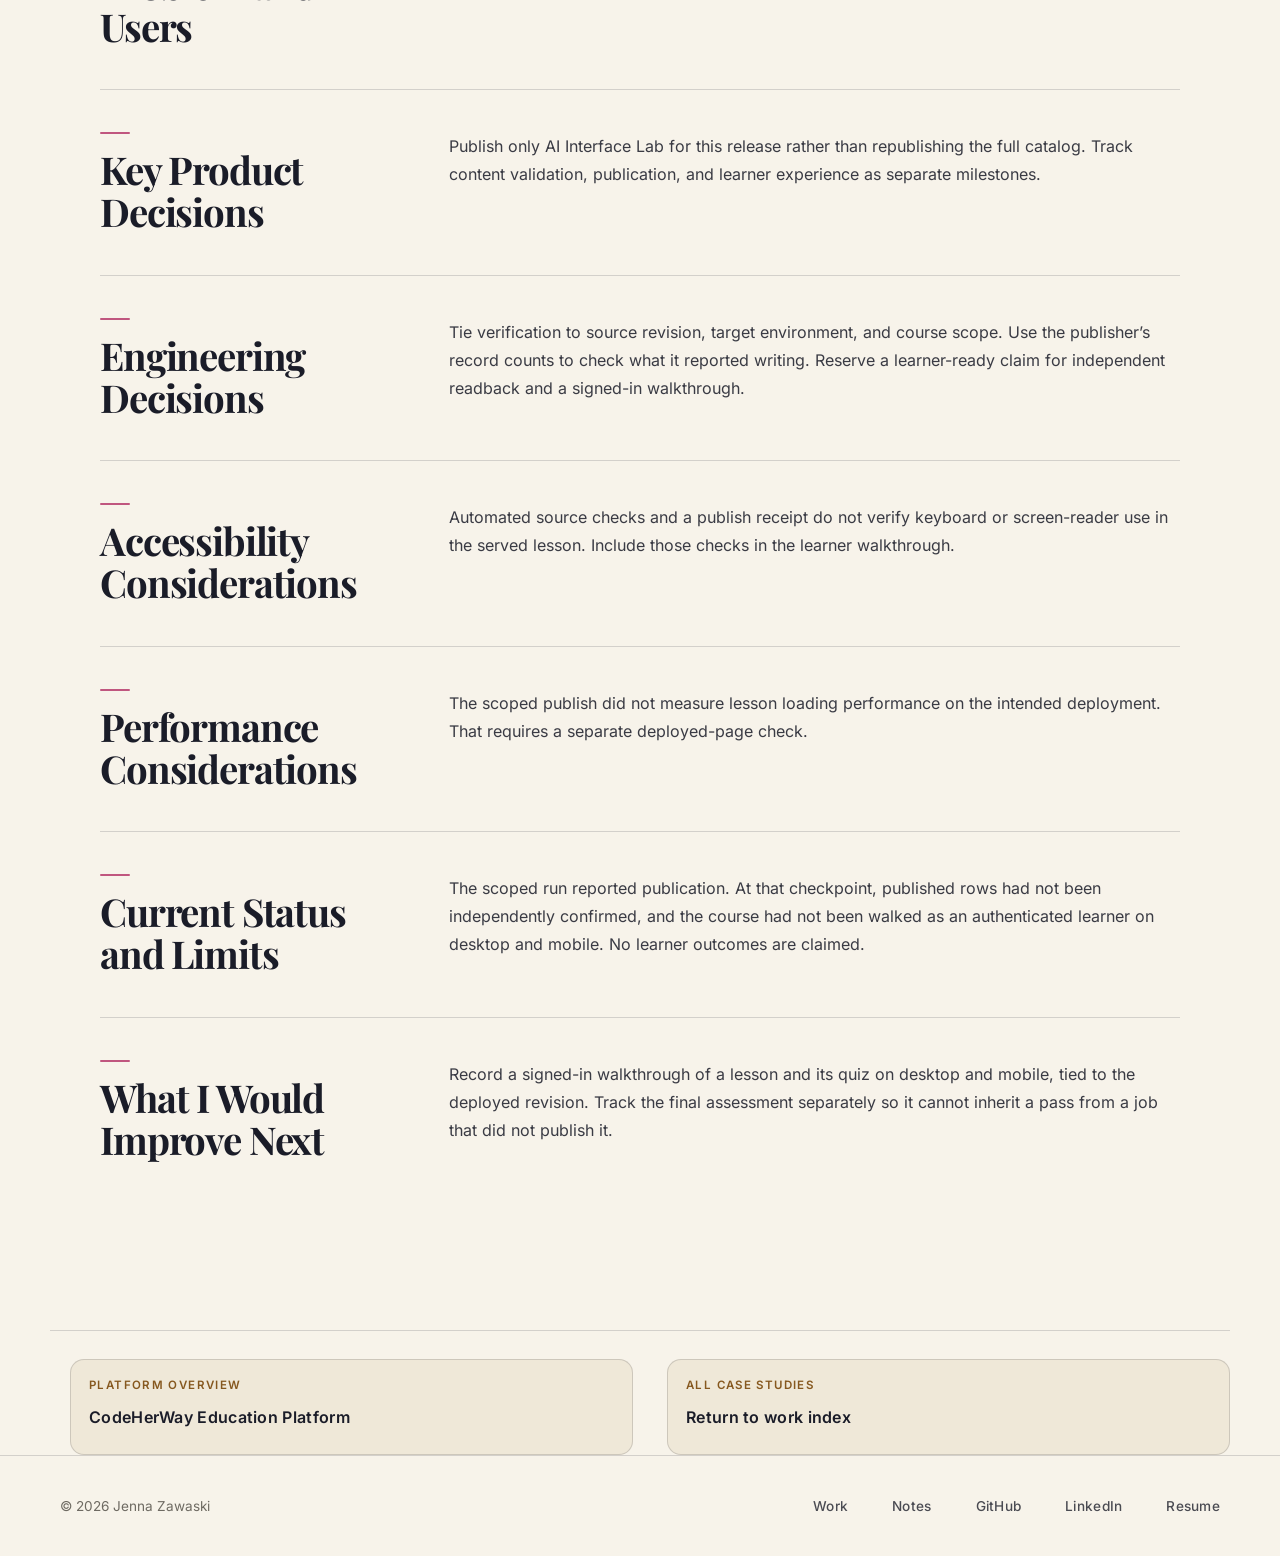
<file: work/codeherway-ai-interface-lab-release/index.html>
<!DOCTYPE html>
<html lang="en">
<head>
    <meta charset="UTF-8">
    <meta name="viewport" content="width=device-width, initial-scale=1.0, viewport-fit=cover">
    <meta name="description" content="AI Interface Lab passed source checks and a scoped production publishing run, while signed-in learner verification remained a separate release gate.">
    <meta name="author" content="Jenna Zawaski">
    <meta name="robots" content="index, follow">
    <link rel="canonical" href="https://itcodegirl.com/work/codeherway-ai-interface-lab-release/">
    <meta name="theme-color" content="#f7f3ea">
    <link rel="icon" type="image/svg+xml" href="/assets/favicon.svg">
    <meta property="og:type" content="article">
    <meta property="og:title" content="Green CI wasn’t the release | Jenna Zawaski">
    <meta property="og:description" content="AI Interface Lab passed source checks and a scoped production publishing run, while signed-in learner verification remained a separate release gate.">
    <meta property="og:url" content="https://itcodegirl.com/work/codeherway-ai-interface-lab-release/">
    <meta name="twitter:card" content="summary">
    <meta name="twitter:title" content="Green CI wasn’t the release | Jenna Zawaski">
    <meta name="twitter:description" content="AI Interface Lab passed source checks and a scoped production publishing run, while signed-in learner verification remained a separate release gate.">
    <title>Green CI wasn’t the release | Jenna Zawaski</title>
    <link rel="preload" href="/assets/fonts/inter-latin-300-600.woff2" as="font" type="font/woff2" crossorigin>
    <link rel="preload" href="/assets/fonts/playfair-display-latin-600-700.woff2" as="font" type="font/woff2" crossorigin>
    <link rel="stylesheet" href="/css/fonts.css">
    <link rel="stylesheet" href="/css/styles.css">
    <link rel="stylesheet" href="/work/work.css">
    <link rel="stylesheet" href="/css/editorial-pages.css">
    <script type="application/ld+json">{"@context": "https://schema.org", "@graph": [{"@type": "BreadcrumbList", "itemListElement": [{"@type": "ListItem", "position": 1, "name": "Home", "item": "https://itcodegirl.com/"}, {"@type": "ListItem", "position": 2, "name": "Case Studies", "item": "https://itcodegirl.com/work/"}, {"@type": "ListItem", "position": 3, "name": "Green CI wasn’t the release", "item": "https://itcodegirl.com/work/codeherway-ai-interface-lab-release/"}]}, {"@type": "CreativeWork", "name": "Green CI wasn’t the release", "url": "https://itcodegirl.com/work/codeherway-ai-interface-lab-release/", "description": "AI Interface Lab passed source checks and a scoped production publishing run, while signed-in learner verification remained a separate release gate.", "dateModified": "2026-11-21", "creator": {"@type": "Person", "name": "Jenna Zawaski"}}]}</script>
</head>
<body>
	<a class="skip-link" href="#main-content">Skip to main content</a>

	<header class="site-header nav-show">
		<div class="nav-inner">
			<a class="logo" href="/" aria-label="ItCodeGirl home">
				<img src="/assets/images/itcodegirl-logo.webp" alt="" width="118" height="46" loading="eager" decoding="async">
			</a>
			<nav class="nav" aria-label="Primary navigation">
				<a href="/work/" class="nav-active" aria-current="page">Work</a>
				<a href="/#skills">Skills</a>
				<a href="/#about">About</a>
				<a href="/#contact">Contact</a>
				<a href="/assets/JennaZawaski-Resume.pdf" class="nav-resume" download aria-label="Download Jenna Zawaski resume PDF">Resume</a>
			</nav>
		</div>
	</header>

    <main id="main-content" class="work-main case-page case-page--learning" tabindex="-1">
        <section class="case-hero" aria-labelledby="case-title">
            <div>
                <a class="back-link" href="/work/codeherway/">Back to CodeHerWay overview</a>
                <p class="case-eyebrow">CodeHerWay / focused case study</p>
                <h1 id="case-title">Green CI wasn’t the release</h1>
                <p class="case-summary">AI Interface Lab passed its automated checks. That answered whether the course source met our checks, not whether a signed-in learner could open the published lessons. I treated those as separate questions and asked for separate evidence.</p>
                <ul class="case-proof-strip" aria-label="Case study evidence points">
                    <li>One course in the scoped publish</li>
                    <li>Five modules · 16 lessons</li>
                    <li>48 lesson quiz questions reported</li>
                </ul>
                <div class="case-links" role="group" aria-label="Project links">
                    <a class="case-link case-link--primary" href="/work/codeherway/">Platform overview</a>
                    <a class="case-link case-link--jump" href="#evidence-snapshot">Evidence snapshot <span aria-hidden="true">↓</span></a>
                </div>
            </div>
            <dl class="case-meta-list" aria-label="Project summary">
                <div>
                    <dt>Project</dt>
                    <dd>CodeHerWay · Course publishing and release verification</dd>
                </div>
                <div>
                    <dt>My role</dt>
                    <dd>Founder and product owner. I set the standard for calling a course released: distinguish validated source, a publisher receipt, and what a learner can actually use.</dd>
                </div>
                <div>
                    <dt>Status at the checkpoint</dt>
                    <dd>A production publish was reported for the scoped course. An independent published-row readback and signed-in learner walkthrough were not included.</dd>
                </div>
                <div>
                    <dt>Code access</dt>
                    <dd>The source repositories and pull requests are private. A code walkthrough is available on request.</dd>
                </div>
                <div>
                    <dt>Draft reviewed</dt>
                    <dd><time datetime="2026-11-21">November 21, 2026</time> — this page summarizes the documented checkpoint, not a fresh production verification.</dd>
                </div>
            </dl>
        </section>
        <section class="case-content" aria-label="Green CI wasn’t the release details">
            <div class="case-section evidence-snapshot" id="evidence-snapshot">
                <h2>Evidence Snapshot</h2>
                <div class="evidence-snapshot-grid">
                    <article class="evidence-snapshot-item">
                        <h3>Publisher receipt</h3>
                        <p>The scoped run reported a production publish from curriculum revision d681c0ad: one course, five modules, 16 lessons, and 48 lesson quiz questions. The final assessment was outside that run.</p>
                    </article>
                    <article class="evidence-snapshot-item">
                        <h3>Source trail</h3>
                        <p>The curriculum and platform registration work were reviewed separately. Their pull requests and the raw publish receipt are private; this page is the public-safe summary of the reported checkpoint.</p>
                    </article>
                    <article class="evidence-snapshot-item">
                        <h3>Evidence boundary</h3>
                        <p>A publish receipt reports what the job wrote. It is not an independent readback of published rows or a signed-in walkthrough against the intended deployment.</p>
                    </article>
                </div>
            </div>
            <div class="case-section">
                <h2>Problem and Users</h2>
                <div><p>Learners need catalog material to open and work. Curriculum and platform are maintained separately, so valid, merged source can still differ from what the platform serves.</p></div>
            </div>
            <div class="case-section">
                <h2>Key Product Decisions</h2>
                <div><p>Publish only AI Interface Lab for this release rather than republishing the full catalog. Track content validation, publication, and learner experience as separate milestones.</p></div>
            </div>
            <div class="case-section">
                <h2>Engineering Decisions</h2>
                <div><p>Tie verification to source revision, target environment, and course scope. Use the publisher’s record counts to check what it reported writing. Reserve a learner-ready claim for independent readback and a signed-in walkthrough.</p></div>
            </div>
            <div class="case-section">
                <h2>Accessibility Considerations</h2>
                <div><p>Automated source checks and a publish receipt do not verify keyboard or screen-reader use in the served lesson. Include those checks in the learner walkthrough.</p></div>
            </div>
            <div class="case-section">
                <h2>Performance Considerations</h2>
                <div><p>The scoped publish did not measure lesson loading performance on the intended deployment. That requires a separate deployed-page check.</p></div>
            </div>
            <div class="case-section">
                <h2>Current Status and Limits</h2>
                <div><p>The scoped run reported publication. At that checkpoint, published rows had not been independently confirmed, and the course had not been walked as an authenticated learner on desktop and mobile. No learner outcomes are claimed.</p></div>
            </div>
            <div class="case-section">
                <h2>What I Would Improve Next</h2>
                <div><p>Record a signed-in walkthrough of a lesson and its quiz on desktop and mobile, tied to the deployed revision. Track the final assessment separately so it cannot inherit a pass from a job that did not publish it.</p></div>
            </div>
        </section>
        <nav class="case-study-nav" aria-label="More case studies">
            <a href="/work/codeherway/" class="case-study-nav-link">
                <span>Platform overview</span>
                <strong>CodeHerWay Education Platform</strong>
            </a>
            <a href="/work/" class="case-study-nav-link">
                <span>All case studies</span>
                <strong>Return to work index</strong>
            </a>
        </nav>
    </main>
	<footer class="site-footer">
		<div class="footer-inner">
			<p class="footer-copy">© 2026 Jenna Zawaski</p>
			<nav class="footer-links" aria-label="Footer navigation">
				<a href="/work/">Work</a>
				<a href="/notes/">Notes</a>
				<a href="https://github.com/itcodegirl" target="_blank" rel="noopener noreferrer">GitHub</a>
				<a href="https://www.linkedin.com/in/jennazawaski" target="_blank" rel="noopener noreferrer">LinkedIn</a>
				<a href="/assets/JennaZawaski-Resume.pdf" download>Resume</a>
			</nav>
		</div>
	</footer>
</body>

</html>
</file>
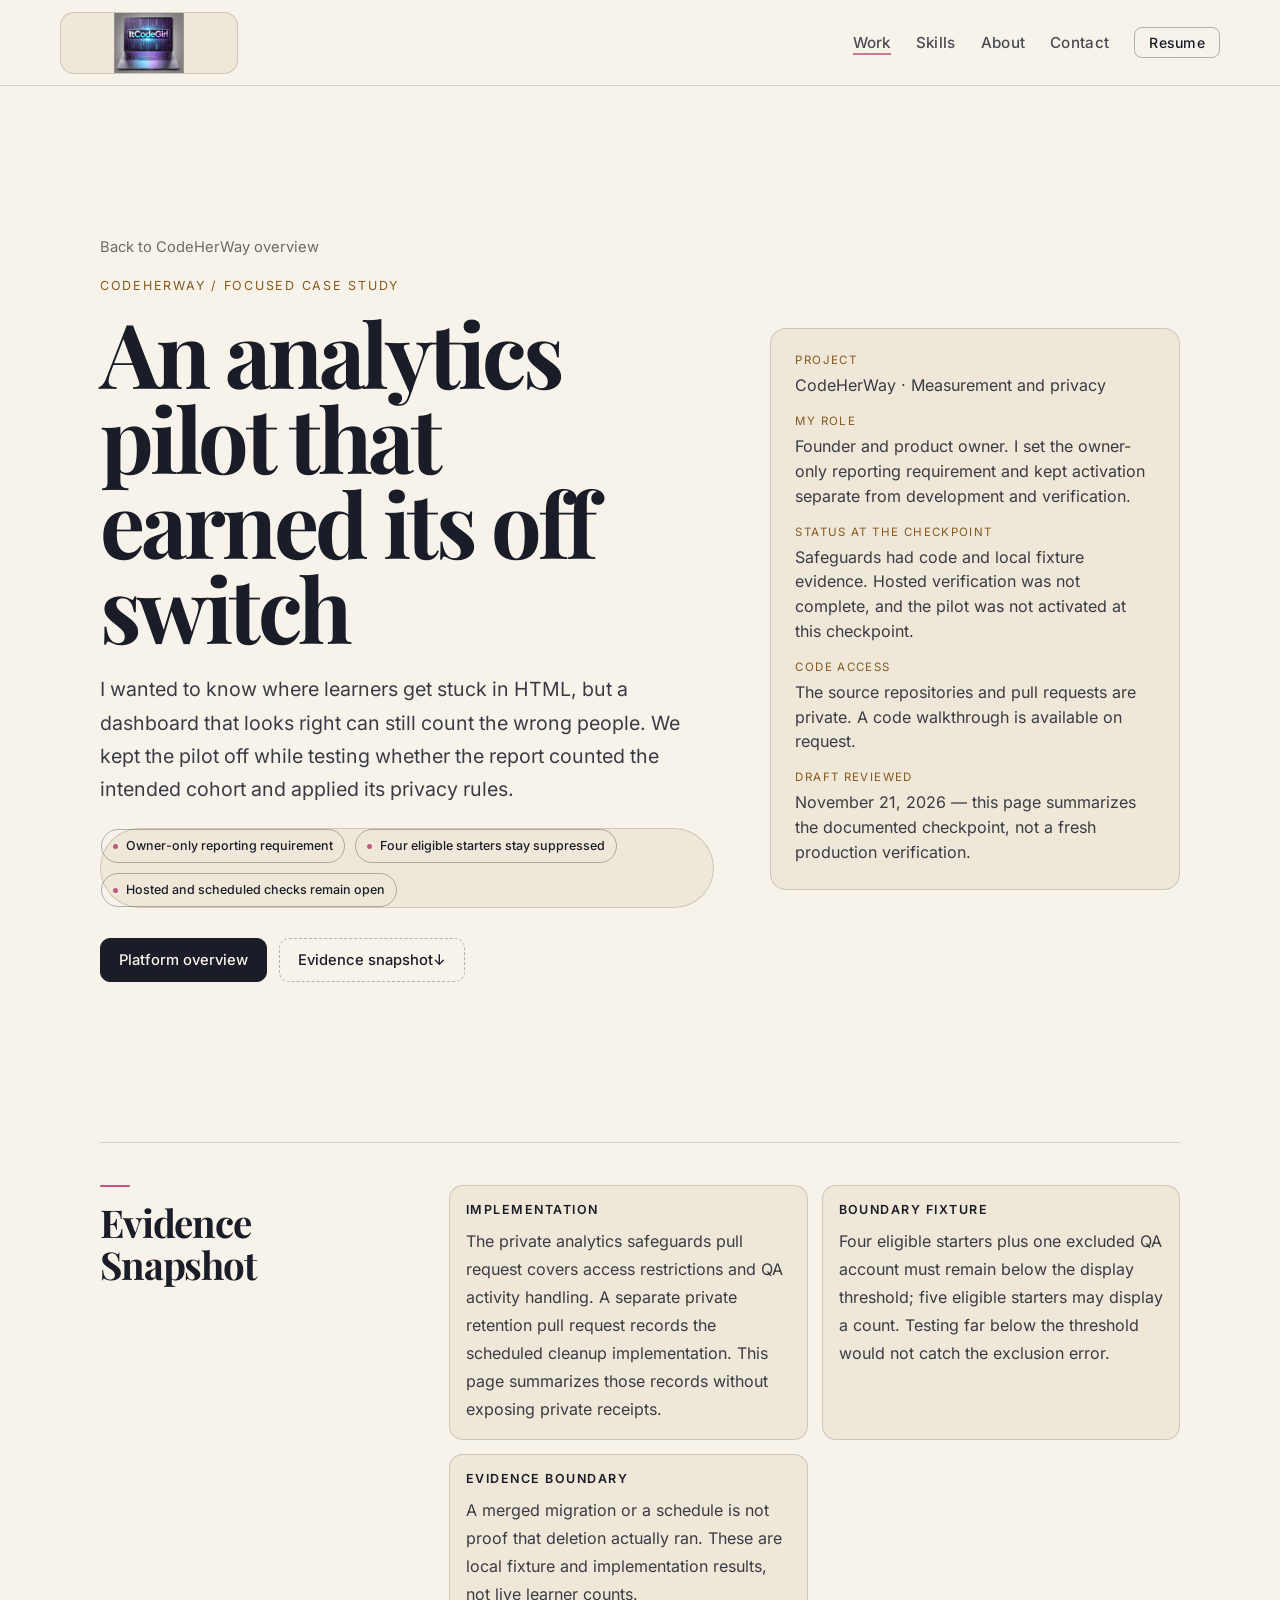
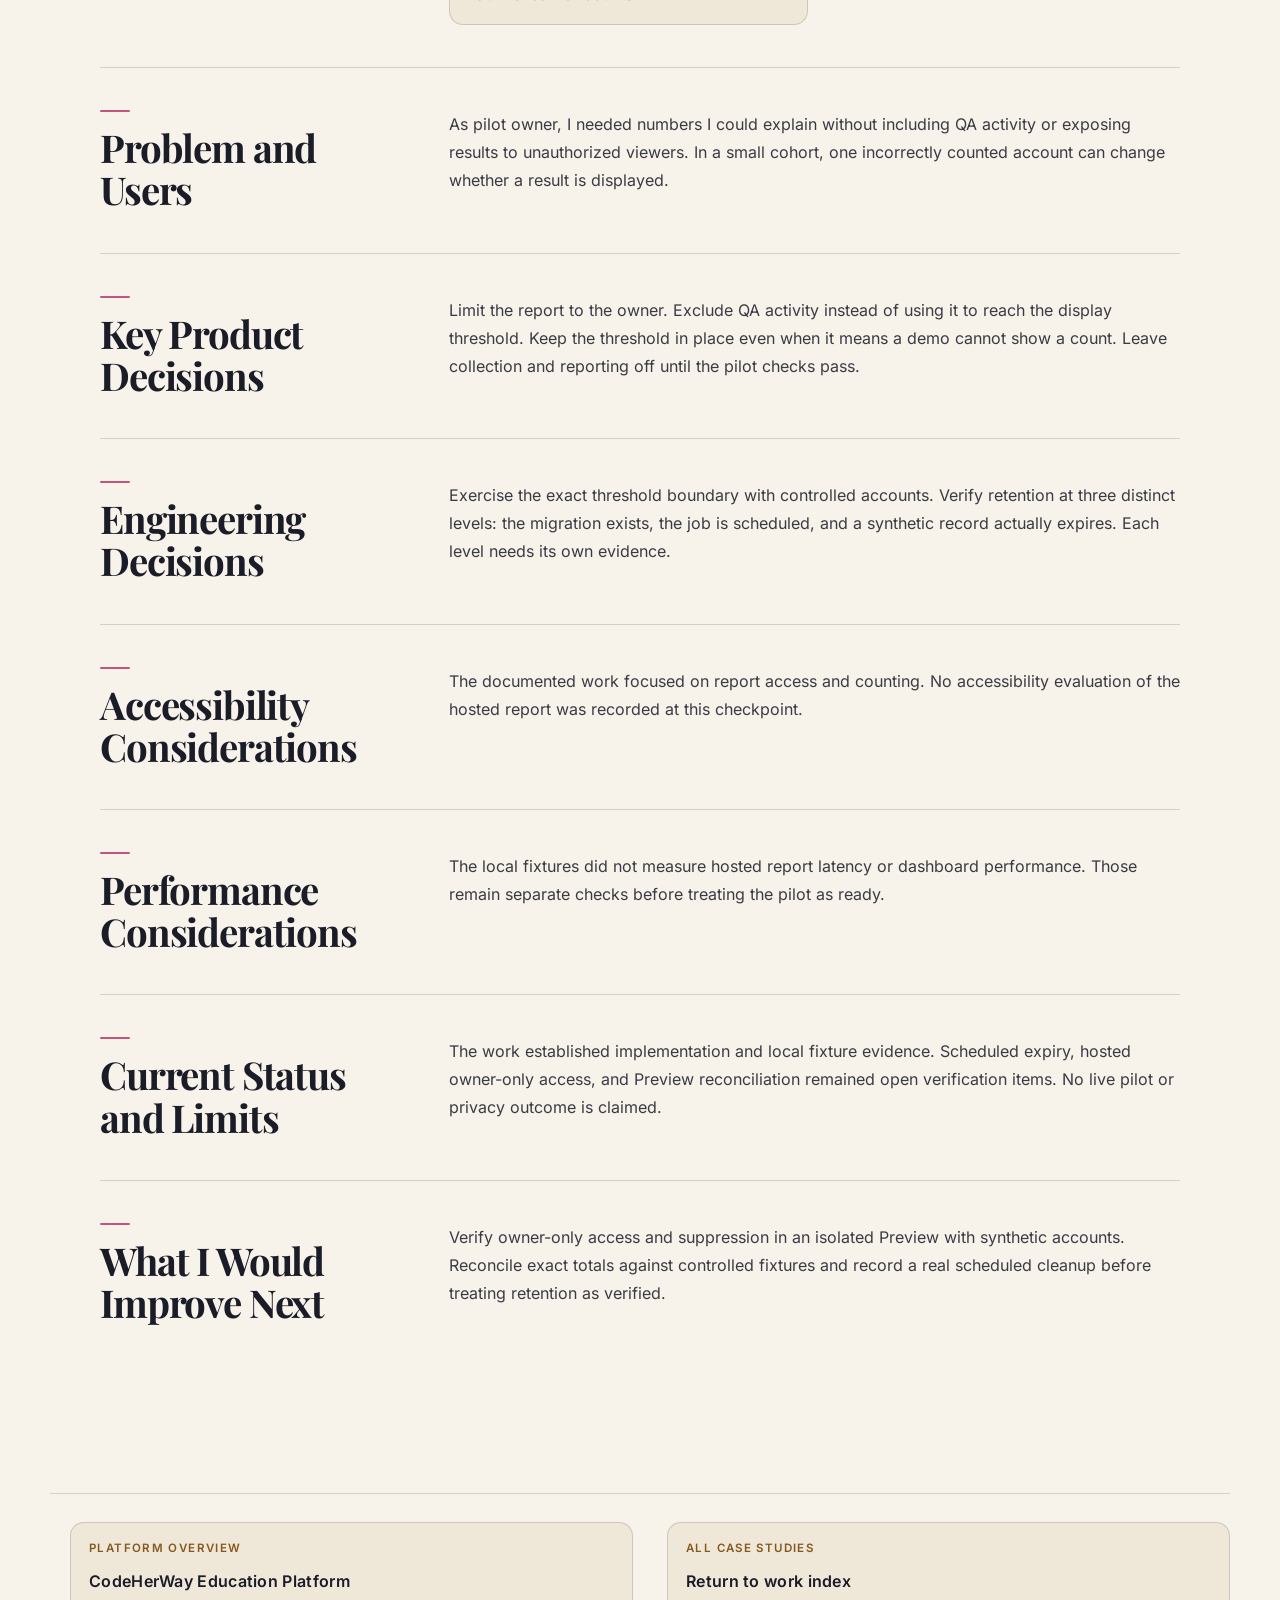
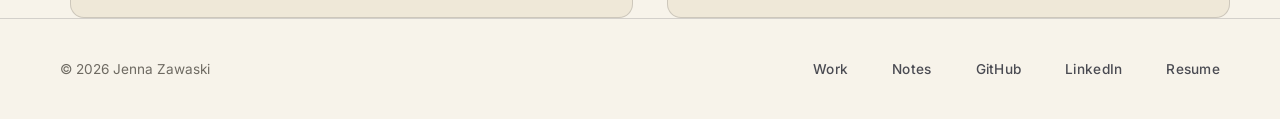
<file: work/codeherway-analytics-pilot/index.html>
<!DOCTYPE html>
<html lang="en">
<head>
    <meta charset="UTF-8">
    <meta name="viewport" content="width=device-width, initial-scale=1.0, viewport-fit=cover">
    <meta name="description" content="CodeHerWay’s HTML pilot analytics stayed off while owner access, QA exclusion, threshold counting, and scheduled retention were checked.">
    <meta name="author" content="Jenna Zawaski">
    <meta name="robots" content="index, follow">
    <link rel="canonical" href="https://itcodegirl.com/work/codeherway-analytics-pilot/">
    <meta name="theme-color" content="#f7f3ea">
    <link rel="icon" type="image/svg+xml" href="/assets/favicon.svg">
    <meta property="og:type" content="article">
    <meta property="og:title" content="An analytics pilot that earned its off switch | Jenna Zawaski">
    <meta property="og:description" content="CodeHerWay’s HTML pilot analytics stayed off while owner access, QA exclusion, threshold counting, and scheduled retention were checked.">
    <meta property="og:url" content="https://itcodegirl.com/work/codeherway-analytics-pilot/">
    <meta name="twitter:card" content="summary">
    <meta name="twitter:title" content="An analytics pilot that earned its off switch | Jenna Zawaski">
    <meta name="twitter:description" content="CodeHerWay’s HTML pilot analytics stayed off while owner access, QA exclusion, threshold counting, and scheduled retention were checked.">
    <title>An analytics pilot that earned its off switch | Jenna Zawaski</title>
    <link rel="preload" href="/assets/fonts/inter-latin-300-600.woff2" as="font" type="font/woff2" crossorigin>
    <link rel="preload" href="/assets/fonts/playfair-display-latin-600-700.woff2" as="font" type="font/woff2" crossorigin>
    <link rel="stylesheet" href="/css/fonts.css">
    <link rel="stylesheet" href="/css/styles.css">
    <link rel="stylesheet" href="/work/work.css">
    <link rel="stylesheet" href="/css/editorial-pages.css">
    <script type="application/ld+json">{"@context": "https://schema.org", "@graph": [{"@type": "BreadcrumbList", "itemListElement": [{"@type": "ListItem", "position": 1, "name": "Home", "item": "https://itcodegirl.com/"}, {"@type": "ListItem", "position": 2, "name": "Case Studies", "item": "https://itcodegirl.com/work/"}, {"@type": "ListItem", "position": 3, "name": "An analytics pilot that earned its off switch", "item": "https://itcodegirl.com/work/codeherway-analytics-pilot/"}]}, {"@type": "CreativeWork", "name": "An analytics pilot that earned its off switch", "url": "https://itcodegirl.com/work/codeherway-analytics-pilot/", "description": "CodeHerWay’s HTML pilot analytics stayed off while owner access, QA exclusion, threshold counting, and scheduled retention were checked.", "dateModified": "2026-11-21", "creator": {"@type": "Person", "name": "Jenna Zawaski"}}]}</script>
</head>
<body>
	<a class="skip-link" href="#main-content">Skip to main content</a>

	<header class="site-header nav-show">
		<div class="nav-inner">
			<a class="logo" href="/" aria-label="ItCodeGirl home">
				<img src="/assets/images/itcodegirl-logo.webp" alt="" width="118" height="46" loading="eager" decoding="async">
			</a>
			<nav class="nav" aria-label="Primary navigation">
				<a href="/work/" class="nav-active" aria-current="page">Work</a>
				<a href="/#skills">Skills</a>
				<a href="/#about">About</a>
				<a href="/#contact">Contact</a>
				<a href="/assets/JennaZawaski-Resume.pdf" class="nav-resume" download aria-label="Download Jenna Zawaski resume PDF">Resume</a>
			</nav>
		</div>
	</header>

    <main id="main-content" class="work-main case-page case-page--learning" tabindex="-1">
        <section class="case-hero" aria-labelledby="case-title">
            <div>
                <a class="back-link" href="/work/codeherway/">Back to CodeHerWay overview</a>
                <p class="case-eyebrow">CodeHerWay / focused case study</p>
                <h1 id="case-title">An analytics pilot that earned its off switch</h1>
                <p class="case-summary">I wanted to know where learners get stuck in HTML, but a dashboard that looks right can still count the wrong people. We kept the pilot off while testing whether the report counted the intended cohort and applied its privacy rules.</p>
                <ul class="case-proof-strip" aria-label="Case study evidence points">
                    <li>Owner-only reporting requirement</li>
                    <li>Four eligible starters stay suppressed</li>
                    <li>Hosted and scheduled checks remain open</li>
                </ul>
                <div class="case-links" role="group" aria-label="Project links">
                    <a class="case-link case-link--primary" href="/work/codeherway/">Platform overview</a>
                    <a class="case-link case-link--jump" href="#evidence-snapshot">Evidence snapshot <span aria-hidden="true">↓</span></a>
                </div>
            </div>
            <dl class="case-meta-list" aria-label="Project summary">
                <div>
                    <dt>Project</dt>
                    <dd>CodeHerWay · Measurement and privacy</dd>
                </div>
                <div>
                    <dt>My role</dt>
                    <dd>Founder and product owner. I set the owner-only reporting requirement and kept activation separate from development and verification.</dd>
                </div>
                <div>
                    <dt>Status at the checkpoint</dt>
                    <dd>Safeguards had code and local fixture evidence. Hosted verification was not complete, and the pilot was not activated at this checkpoint.</dd>
                </div>
                <div>
                    <dt>Code access</dt>
                    <dd>The source repositories and pull requests are private. A code walkthrough is available on request.</dd>
                </div>
                <div>
                    <dt>Draft reviewed</dt>
                    <dd><time datetime="2026-11-21">November 21, 2026</time> — this page summarizes the documented checkpoint, not a fresh production verification.</dd>
                </div>
            </dl>
        </section>
        <section class="case-content" aria-label="An analytics pilot that earned its off switch details">
            <div class="case-section evidence-snapshot" id="evidence-snapshot">
                <h2>Evidence Snapshot</h2>
                <div class="evidence-snapshot-grid">
                    <article class="evidence-snapshot-item">
                        <h3>Implementation</h3>
                        <p>The private analytics safeguards pull request covers access restrictions and QA activity handling. A separate private retention pull request records the scheduled cleanup implementation. This page summarizes those records without exposing private receipts.</p>
                    </article>
                    <article class="evidence-snapshot-item">
                        <h3>Boundary fixture</h3>
                        <p>Four eligible starters plus one excluded QA account must remain below the display threshold; five eligible starters may display a count. Testing far below the threshold would not catch the exclusion error.</p>
                    </article>
                    <article class="evidence-snapshot-item">
                        <h3>Evidence boundary</h3>
                        <p>A merged migration or a schedule is not proof that deletion actually ran. These are local fixture and implementation results, not live learner counts.</p>
                    </article>
                </div>
            </div>
            <div class="case-section">
                <h2>Problem and Users</h2>
                <div><p>As pilot owner, I needed numbers I could explain without including QA activity or exposing results to unauthorized viewers. In a small cohort, one incorrectly counted account can change whether a result is displayed.</p></div>
            </div>
            <div class="case-section">
                <h2>Key Product Decisions</h2>
                <div><p>Limit the report to the owner. Exclude QA activity instead of using it to reach the display threshold. Keep the threshold in place even when it means a demo cannot show a count. Leave collection and reporting off until the pilot checks pass.</p></div>
            </div>
            <div class="case-section">
                <h2>Engineering Decisions</h2>
                <div><p>Exercise the exact threshold boundary with controlled accounts. Verify retention at three distinct levels: the migration exists, the job is scheduled, and a synthetic record actually expires. Each level needs its own evidence.</p></div>
            </div>
            <div class="case-section">
                <h2>Accessibility Considerations</h2>
                <div><p>The documented work focused on report access and counting. No accessibility evaluation of the hosted report was recorded at this checkpoint.</p></div>
            </div>
            <div class="case-section">
                <h2>Performance Considerations</h2>
                <div><p>The local fixtures did not measure hosted report latency or dashboard performance. Those remain separate checks before treating the pilot as ready.</p></div>
            </div>
            <div class="case-section">
                <h2>Current Status and Limits</h2>
                <div><p>The work established implementation and local fixture evidence. Scheduled expiry, hosted owner-only access, and Preview reconciliation remained open verification items. No live pilot or privacy outcome is claimed.</p></div>
            </div>
            <div class="case-section">
                <h2>What I Would Improve Next</h2>
                <div><p>Verify owner-only access and suppression in an isolated Preview with synthetic accounts. Reconcile exact totals against controlled fixtures and record a real scheduled cleanup before treating retention as verified.</p></div>
            </div>
        </section>
        <nav class="case-study-nav" aria-label="More case studies">
            <a href="/work/codeherway/" class="case-study-nav-link">
                <span>Platform overview</span>
                <strong>CodeHerWay Education Platform</strong>
            </a>
            <a href="/work/" class="case-study-nav-link">
                <span>All case studies</span>
                <strong>Return to work index</strong>
            </a>
        </nav>
    </main>
	<footer class="site-footer">
		<div class="footer-inner">
			<p class="footer-copy">© 2026 Jenna Zawaski</p>
			<nav class="footer-links" aria-label="Footer navigation">
				<a href="/work/">Work</a>
				<a href="/notes/">Notes</a>
				<a href="https://github.com/itcodegirl" target="_blank" rel="noopener noreferrer">GitHub</a>
				<a href="https://www.linkedin.com/in/jennazawaski" target="_blank" rel="noopener noreferrer">LinkedIn</a>
				<a href="/assets/JennaZawaski-Resume.pdf" download>Resume</a>
			</nav>
		</div>
	</footer>
</body>

</html>
</file>
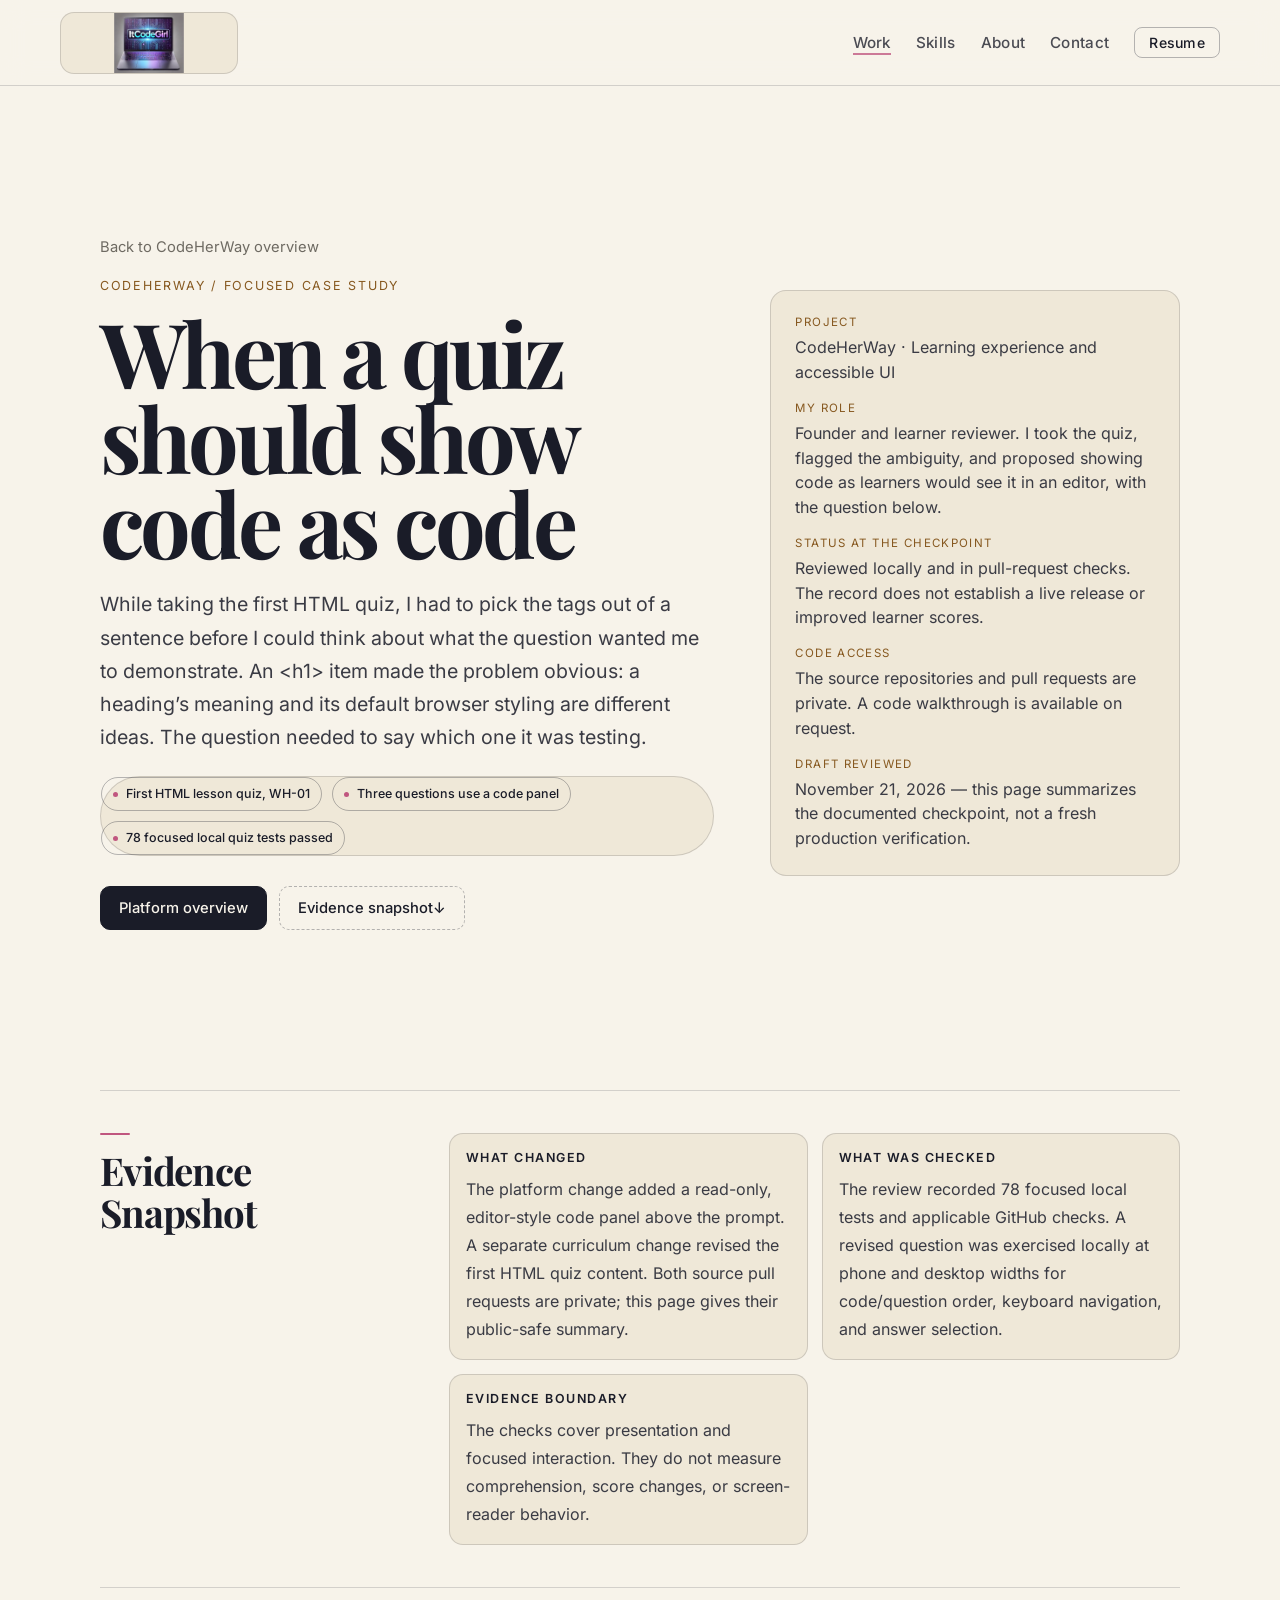
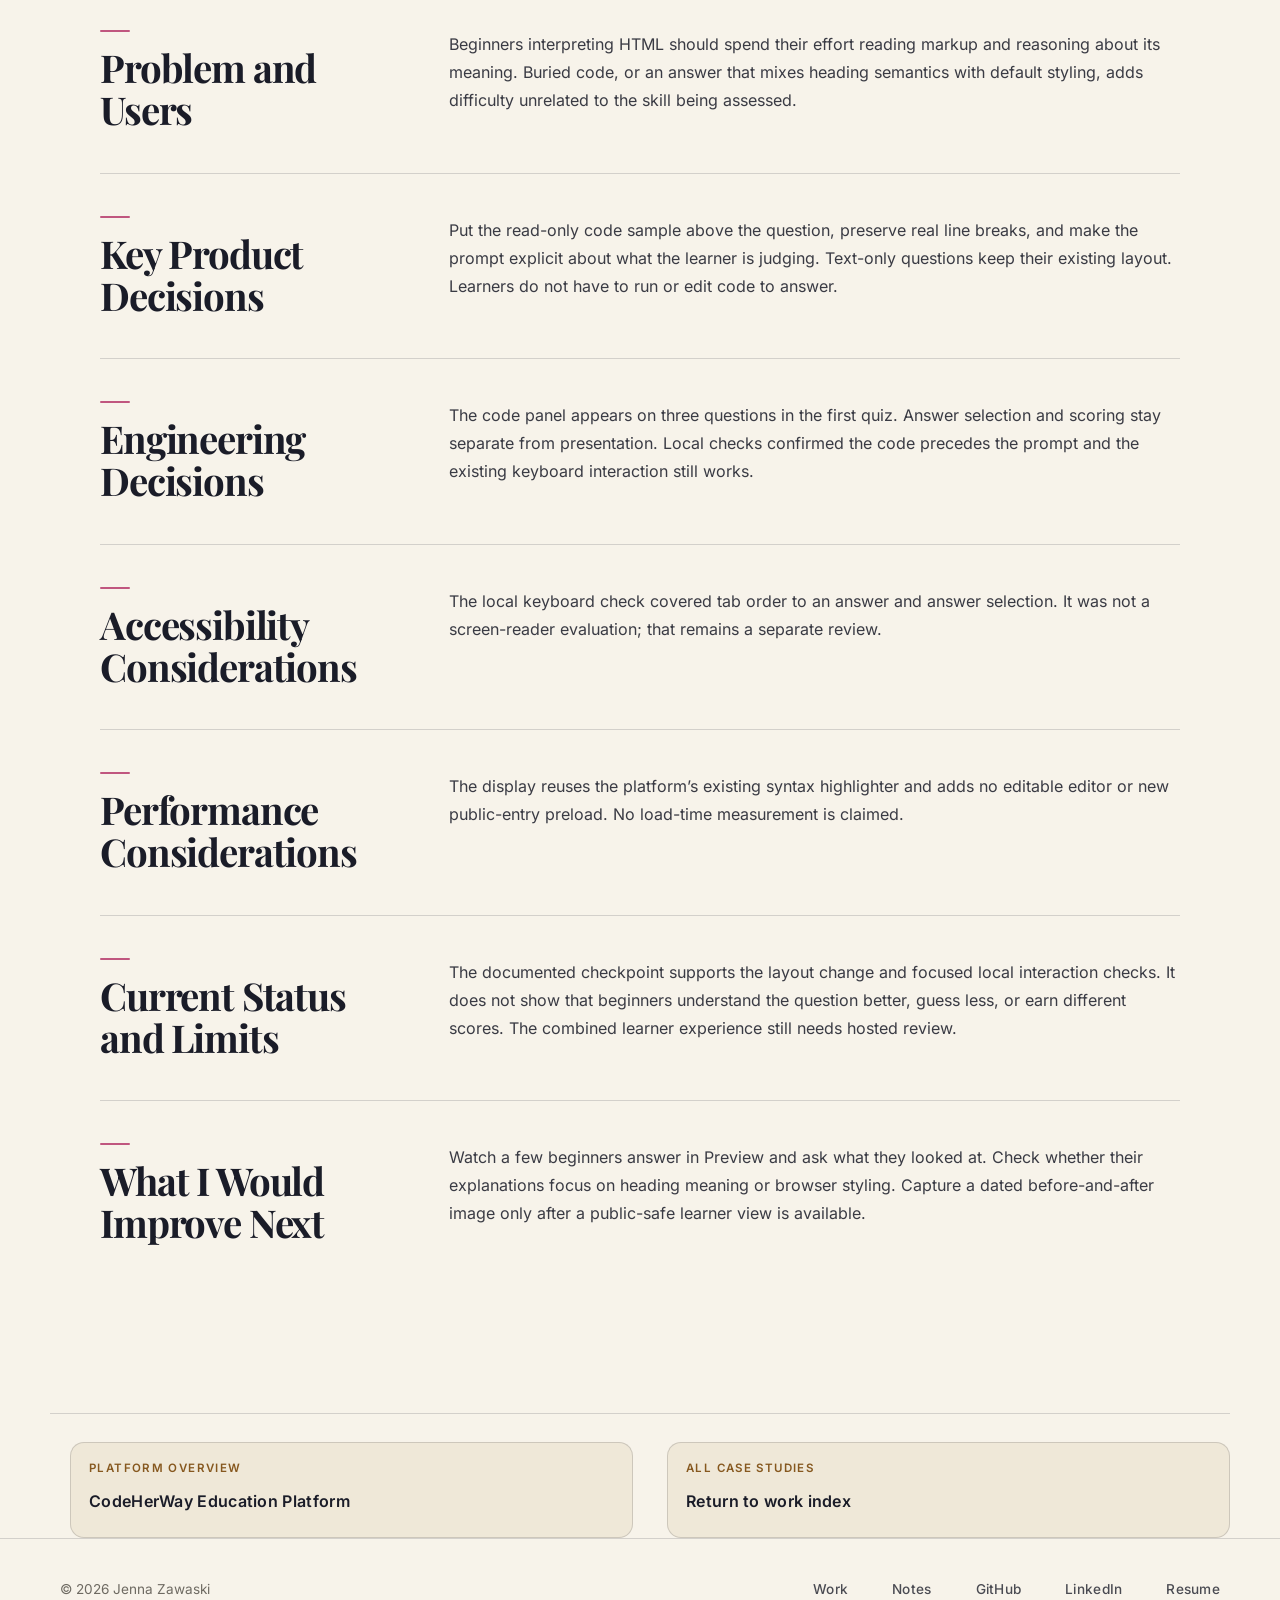
<file: work/codeherway-html-quiz/index.html>
<!DOCTYPE html>
<html lang="en">
<head>
    <meta charset="UTF-8">
    <meta name="viewport" content="width=device-width, initial-scale=1.0, viewport-fit=cover">
    <meta name="description" content="A learner review of CodeHerWay’s first HTML quiz led to a read-only code panel and clearer questions, with scoring left intact.">
    <meta name="author" content="Jenna Zawaski">
    <meta name="robots" content="index, follow">
    <link rel="canonical" href="https://itcodegirl.com/work/codeherway-html-quiz/">
    <meta name="theme-color" content="#f7f3ea">
    <link rel="icon" type="image/svg+xml" href="/assets/favicon.svg">
    <meta property="og:type" content="article">
    <meta property="og:title" content="When a quiz should show code as code | Jenna Zawaski">
    <meta property="og:description" content="A learner review of CodeHerWay’s first HTML quiz led to a read-only code panel and clearer questions, with scoring left intact.">
    <meta property="og:url" content="https://itcodegirl.com/work/codeherway-html-quiz/">
    <meta name="twitter:card" content="summary">
    <meta name="twitter:title" content="When a quiz should show code as code | Jenna Zawaski">
    <meta name="twitter:description" content="A learner review of CodeHerWay’s first HTML quiz led to a read-only code panel and clearer questions, with scoring left intact.">
    <title>When a quiz should show code as code | Jenna Zawaski</title>
    <link rel="preload" href="/assets/fonts/inter-latin-300-600.woff2" as="font" type="font/woff2" crossorigin>
    <link rel="preload" href="/assets/fonts/playfair-display-latin-600-700.woff2" as="font" type="font/woff2" crossorigin>
    <link rel="stylesheet" href="/css/fonts.css">
    <link rel="stylesheet" href="/css/styles.css">
    <link rel="stylesheet" href="/work/work.css">
    <link rel="stylesheet" href="/css/editorial-pages.css">
    <script type="application/ld+json">{"@context": "https://schema.org", "@graph": [{"@type": "BreadcrumbList", "itemListElement": [{"@type": "ListItem", "position": 1, "name": "Home", "item": "https://itcodegirl.com/"}, {"@type": "ListItem", "position": 2, "name": "Case Studies", "item": "https://itcodegirl.com/work/"}, {"@type": "ListItem", "position": 3, "name": "When a quiz should show code as code", "item": "https://itcodegirl.com/work/codeherway-html-quiz/"}]}, {"@type": "CreativeWork", "name": "When a quiz should show code as code", "url": "https://itcodegirl.com/work/codeherway-html-quiz/", "description": "A learner review of CodeHerWay’s first HTML quiz led to a read-only code panel and clearer questions, with scoring left intact.", "dateModified": "2026-11-21", "creator": {"@type": "Person", "name": "Jenna Zawaski"}}]}</script>
</head>
<body>
	<a class="skip-link" href="#main-content">Skip to main content</a>

	<header class="site-header nav-show">
		<div class="nav-inner">
			<a class="logo" href="/" aria-label="ItCodeGirl home">
				<img src="/assets/images/itcodegirl-logo.webp" alt="" width="118" height="46" loading="eager" decoding="async">
			</a>
			<nav class="nav" aria-label="Primary navigation">
				<a href="/work/" class="nav-active" aria-current="page">Work</a>
				<a href="/#skills">Skills</a>
				<a href="/#about">About</a>
				<a href="/#contact">Contact</a>
				<a href="/assets/JennaZawaski-Resume.pdf" class="nav-resume" download aria-label="Download Jenna Zawaski resume PDF">Resume</a>
			</nav>
		</div>
	</header>

    <main id="main-content" class="work-main case-page case-page--learning" tabindex="-1">
        <section class="case-hero" aria-labelledby="case-title">
            <div>
                <a class="back-link" href="/work/codeherway/">Back to CodeHerWay overview</a>
                <p class="case-eyebrow">CodeHerWay / focused case study</p>
                <h1 id="case-title">When a quiz should show code as code</h1>
                <p class="case-summary">While taking the first HTML quiz, I had to pick the tags out of a sentence before I could think about what the question wanted me to demonstrate. An &lt;h1&gt; item made the problem obvious: a heading’s meaning and its default browser styling are different ideas. The question needed to say which one it was testing.</p>
                <ul class="case-proof-strip" aria-label="Case study evidence points">
                    <li>First HTML lesson quiz, WH-01</li>
                    <li>Three questions use a code panel</li>
                    <li>78 focused local quiz tests passed</li>
                </ul>
                <div class="case-links" role="group" aria-label="Project links">
                    <a class="case-link case-link--primary" href="/work/codeherway/">Platform overview</a>
                    <a class="case-link case-link--jump" href="#evidence-snapshot">Evidence snapshot <span aria-hidden="true">↓</span></a>
                </div>
            </div>
            <dl class="case-meta-list" aria-label="Project summary">
                <div>
                    <dt>Project</dt>
                    <dd>CodeHerWay · Learning experience and accessible UI</dd>
                </div>
                <div>
                    <dt>My role</dt>
                    <dd>Founder and learner reviewer. I took the quiz, flagged the ambiguity, and proposed showing code as learners would see it in an editor, with the question below.</dd>
                </div>
                <div>
                    <dt>Status at the checkpoint</dt>
                    <dd>Reviewed locally and in pull-request checks. The record does not establish a live release or improved learner scores.</dd>
                </div>
                <div>
                    <dt>Code access</dt>
                    <dd>The source repositories and pull requests are private. A code walkthrough is available on request.</dd>
                </div>
                <div>
                    <dt>Draft reviewed</dt>
                    <dd><time datetime="2026-11-21">November 21, 2026</time> — this page summarizes the documented checkpoint, not a fresh production verification.</dd>
                </div>
            </dl>
        </section>
        <section class="case-content" aria-label="When a quiz should show code as code details">
            <div class="case-section evidence-snapshot" id="evidence-snapshot">
                <h2>Evidence Snapshot</h2>
                <div class="evidence-snapshot-grid">
                    <article class="evidence-snapshot-item">
                        <h3>What changed</h3>
                        <p>The platform change added a read-only, editor-style code panel above the prompt. A separate curriculum change revised the first HTML quiz content. Both source pull requests are private; this page gives their public-safe summary.</p>
                    </article>
                    <article class="evidence-snapshot-item">
                        <h3>What was checked</h3>
                        <p>The review recorded 78 focused local tests and applicable GitHub checks. A revised question was exercised locally at phone and desktop widths for code/question order, keyboard navigation, and answer selection.</p>
                    </article>
                    <article class="evidence-snapshot-item">
                        <h3>Evidence boundary</h3>
                        <p>The checks cover presentation and focused interaction. They do not measure comprehension, score changes, or screen-reader behavior.</p>
                    </article>
                </div>
            </div>
            <div class="case-section">
                <h2>Problem and Users</h2>
                <div><p>Beginners interpreting HTML should spend their effort reading markup and reasoning about its meaning. Buried code, or an answer that mixes heading semantics with default styling, adds difficulty unrelated to the skill being assessed.</p></div>
            </div>
            <div class="case-section">
                <h2>Key Product Decisions</h2>
                <div><p>Put the read-only code sample above the question, preserve real line breaks, and make the prompt explicit about what the learner is judging. Text-only questions keep their existing layout. Learners do not have to run or edit code to answer.</p></div>
            </div>
            <div class="case-section">
                <h2>Engineering Decisions</h2>
                <div><p>The code panel appears on three questions in the first quiz. Answer selection and scoring stay separate from presentation. Local checks confirmed the code precedes the prompt and the existing keyboard interaction still works.</p></div>
            </div>
            <div class="case-section">
                <h2>Accessibility Considerations</h2>
                <div><p>The local keyboard check covered tab order to an answer and answer selection. It was not a screen-reader evaluation; that remains a separate review.</p></div>
            </div>
            <div class="case-section">
                <h2>Performance Considerations</h2>
                <div><p>The display reuses the platform’s existing syntax highlighter and adds no editable editor or new public-entry preload. No load-time measurement is claimed.</p></div>
            </div>
            <div class="case-section">
                <h2>Current Status and Limits</h2>
                <div><p>The documented checkpoint supports the layout change and focused local interaction checks. It does not show that beginners understand the question better, guess less, or earn different scores. The combined learner experience still needs hosted review.</p></div>
            </div>
            <div class="case-section">
                <h2>What I Would Improve Next</h2>
                <div><p>Watch a few beginners answer in Preview and ask what they looked at. Check whether their explanations focus on heading meaning or browser styling. Capture a dated before-and-after image only after a public-safe learner view is available.</p></div>
            </div>
        </section>
        <nav class="case-study-nav" aria-label="More case studies">
            <a href="/work/codeherway/" class="case-study-nav-link">
                <span>Platform overview</span>
                <strong>CodeHerWay Education Platform</strong>
            </a>
            <a href="/work/" class="case-study-nav-link">
                <span>All case studies</span>
                <strong>Return to work index</strong>
            </a>
        </nav>
    </main>
	<footer class="site-footer">
		<div class="footer-inner">
			<p class="footer-copy">© 2026 Jenna Zawaski</p>
			<nav class="footer-links" aria-label="Footer navigation">
				<a href="/work/">Work</a>
				<a href="/notes/">Notes</a>
				<a href="https://github.com/itcodegirl" target="_blank" rel="noopener noreferrer">GitHub</a>
				<a href="https://www.linkedin.com/in/jennazawaski" target="_blank" rel="noopener noreferrer">LinkedIn</a>
				<a href="/assets/JennaZawaski-Resume.pdf" download>Resume</a>
			</nav>
		</div>
	</footer>
</body>

</html>
</file>
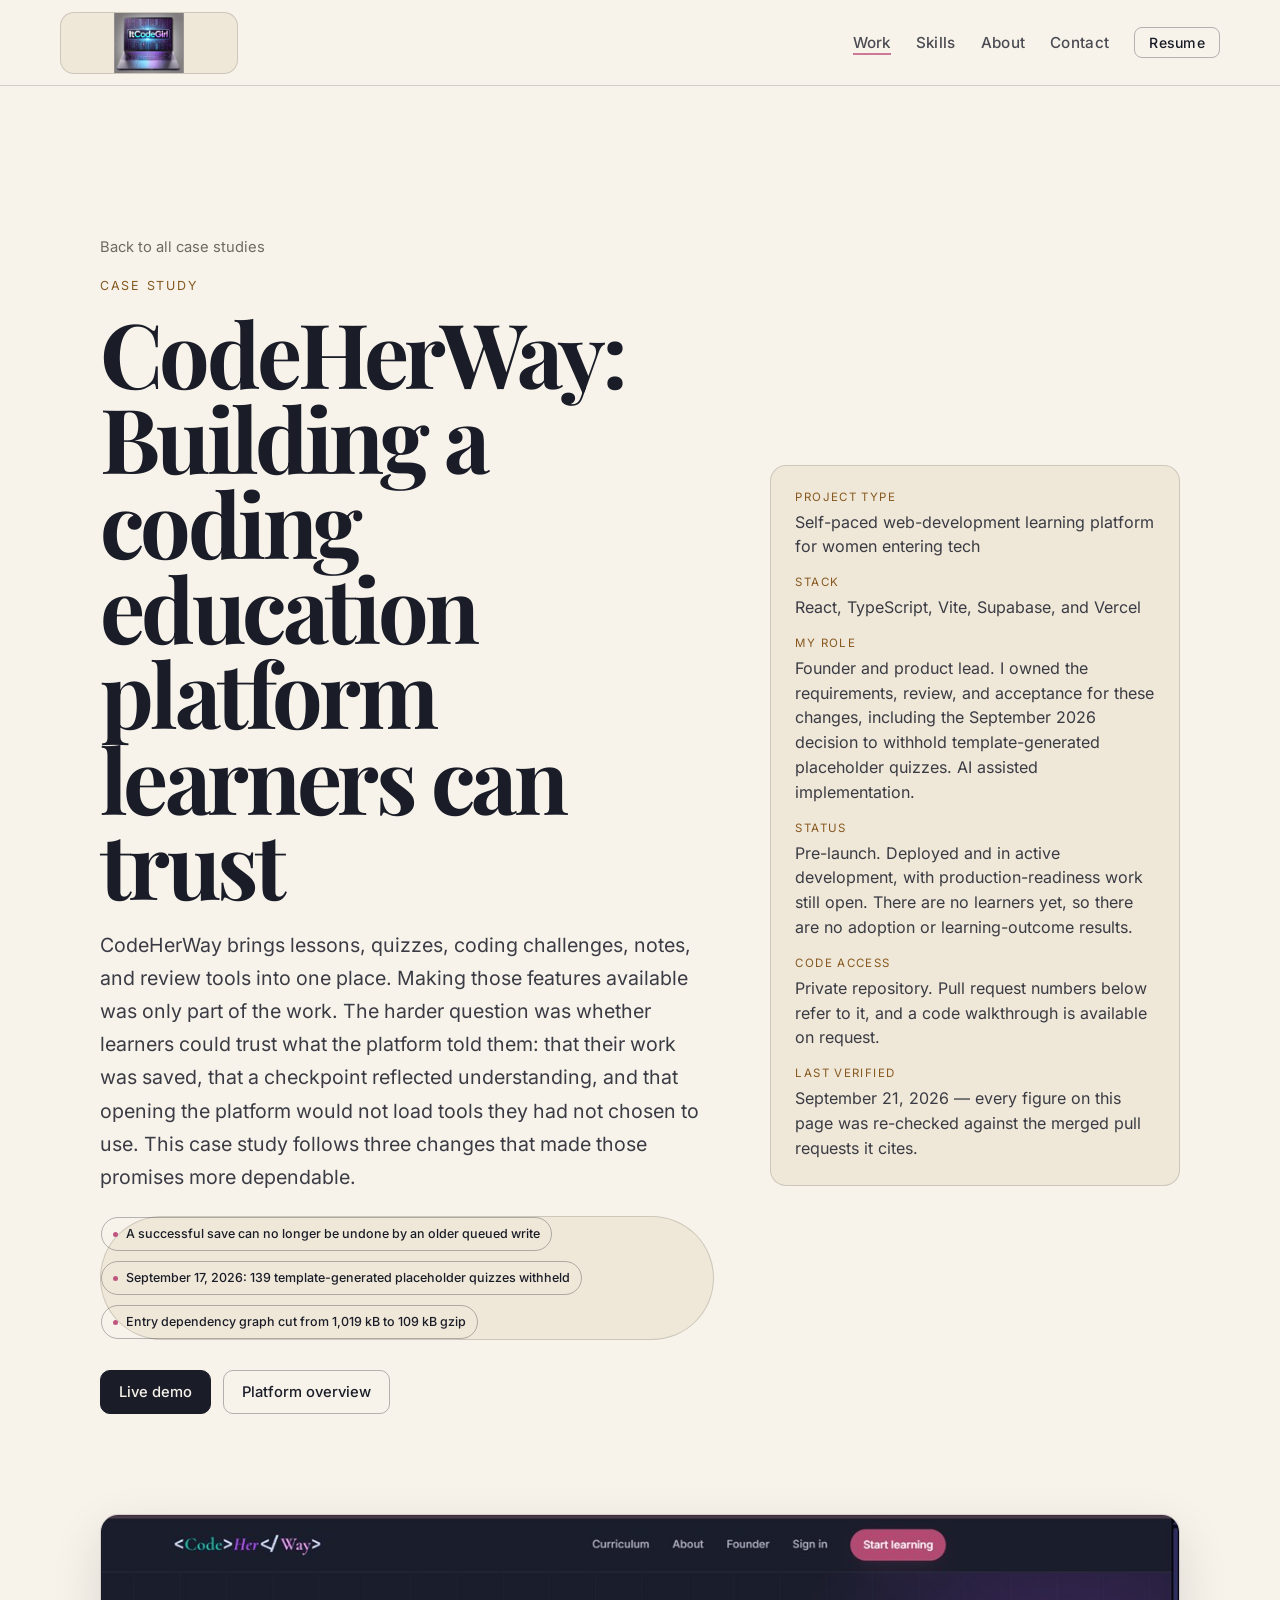
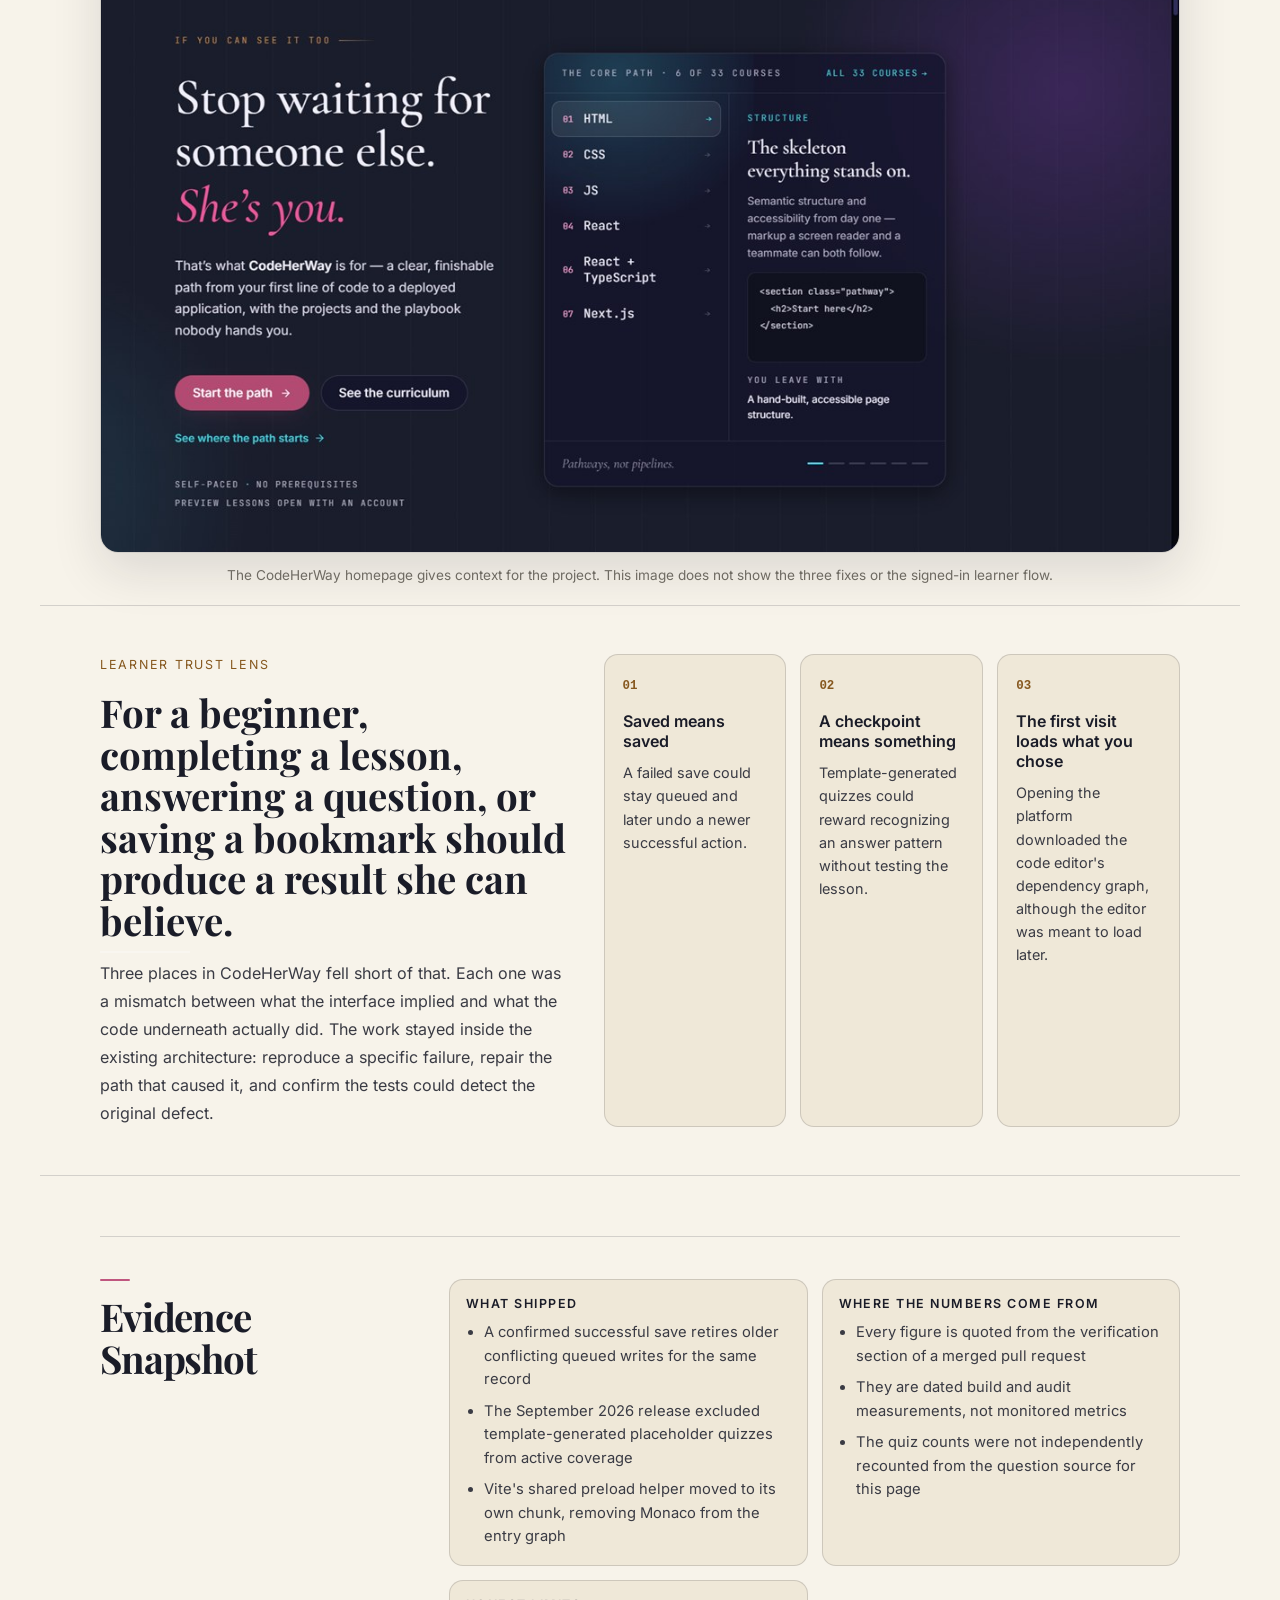
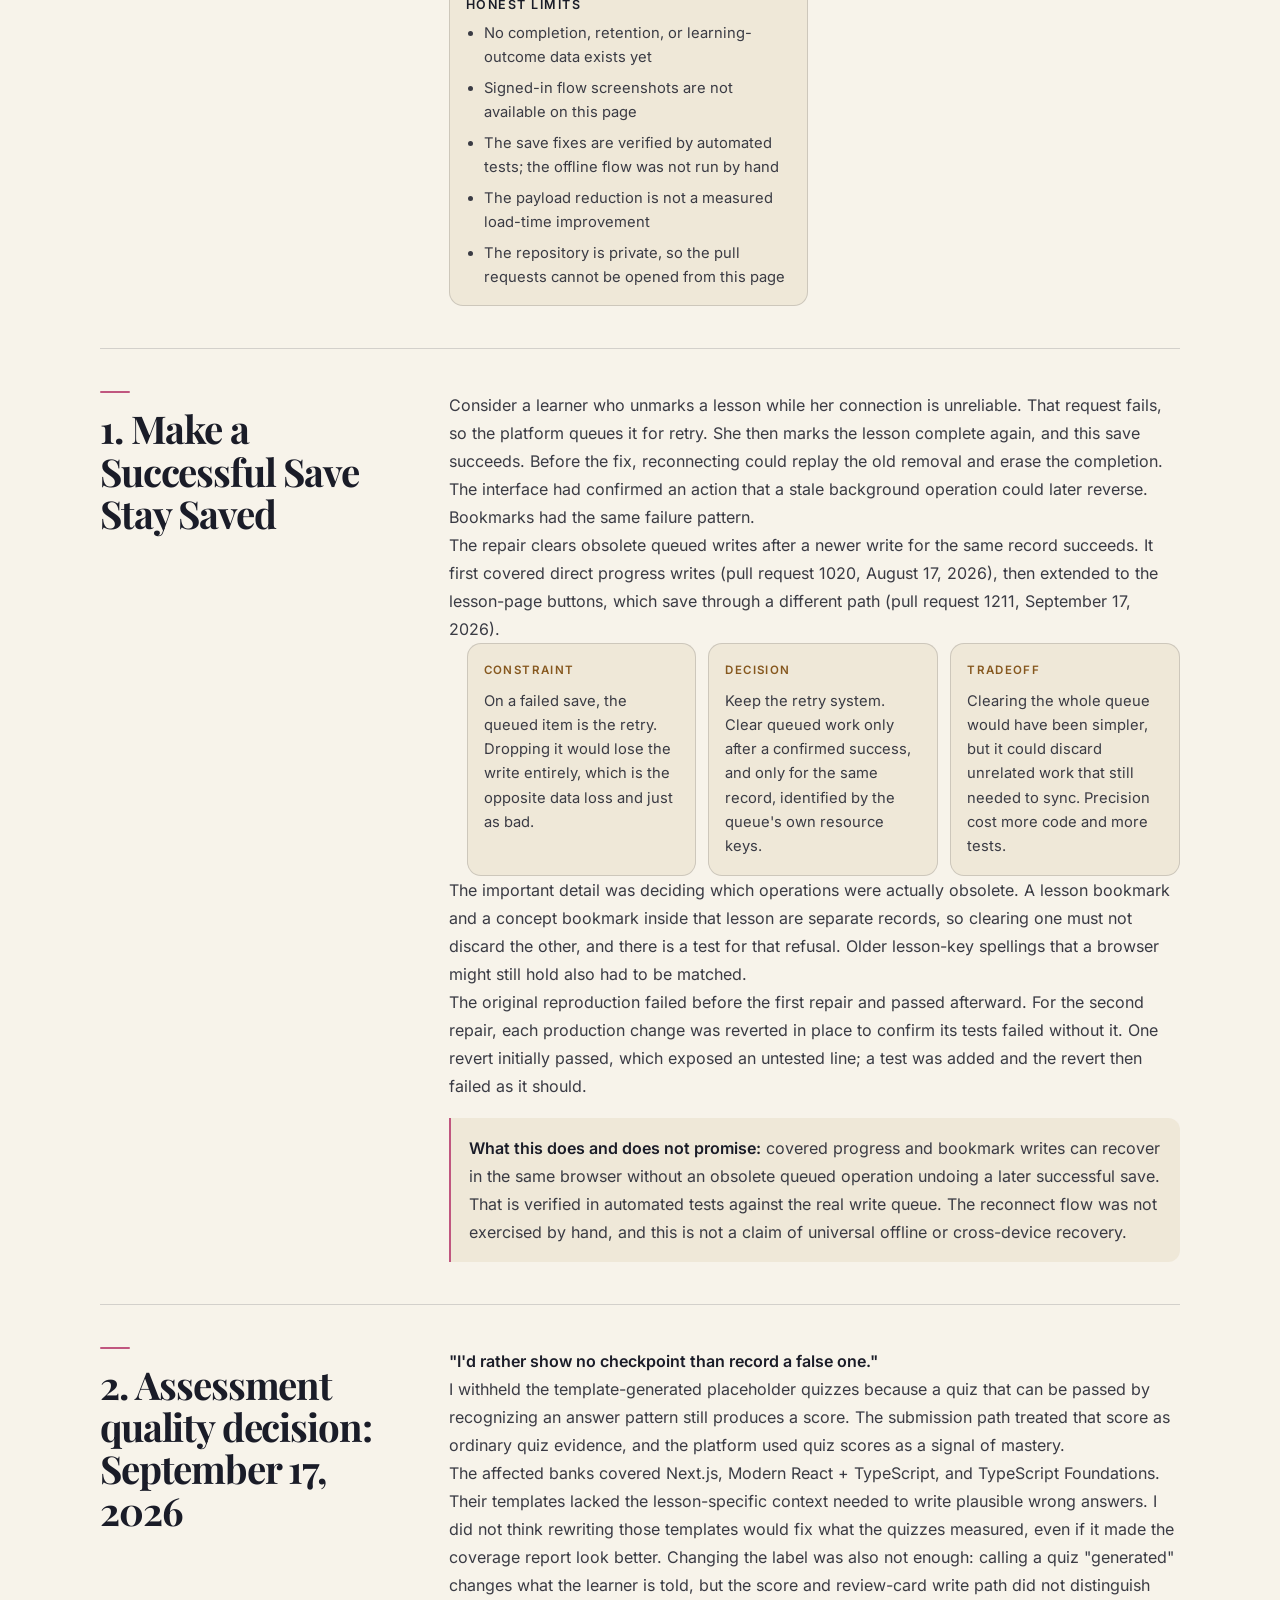
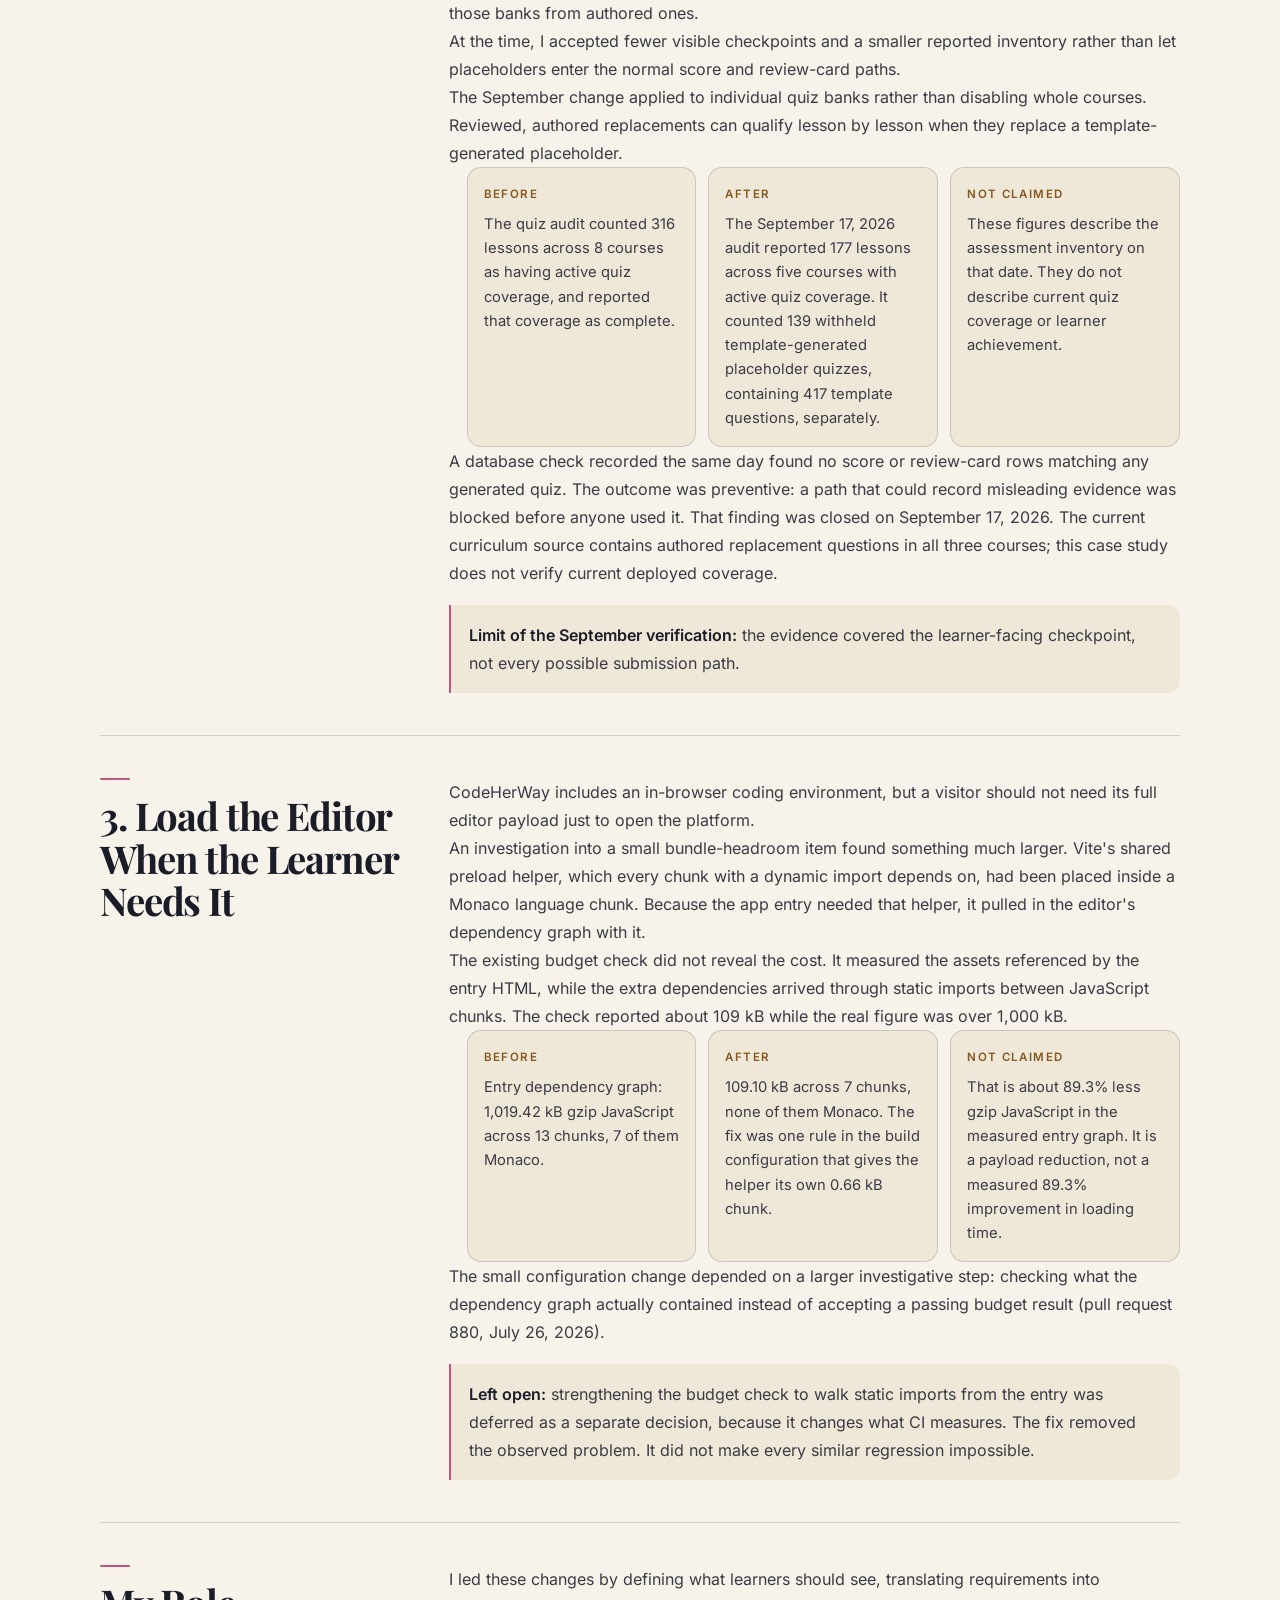
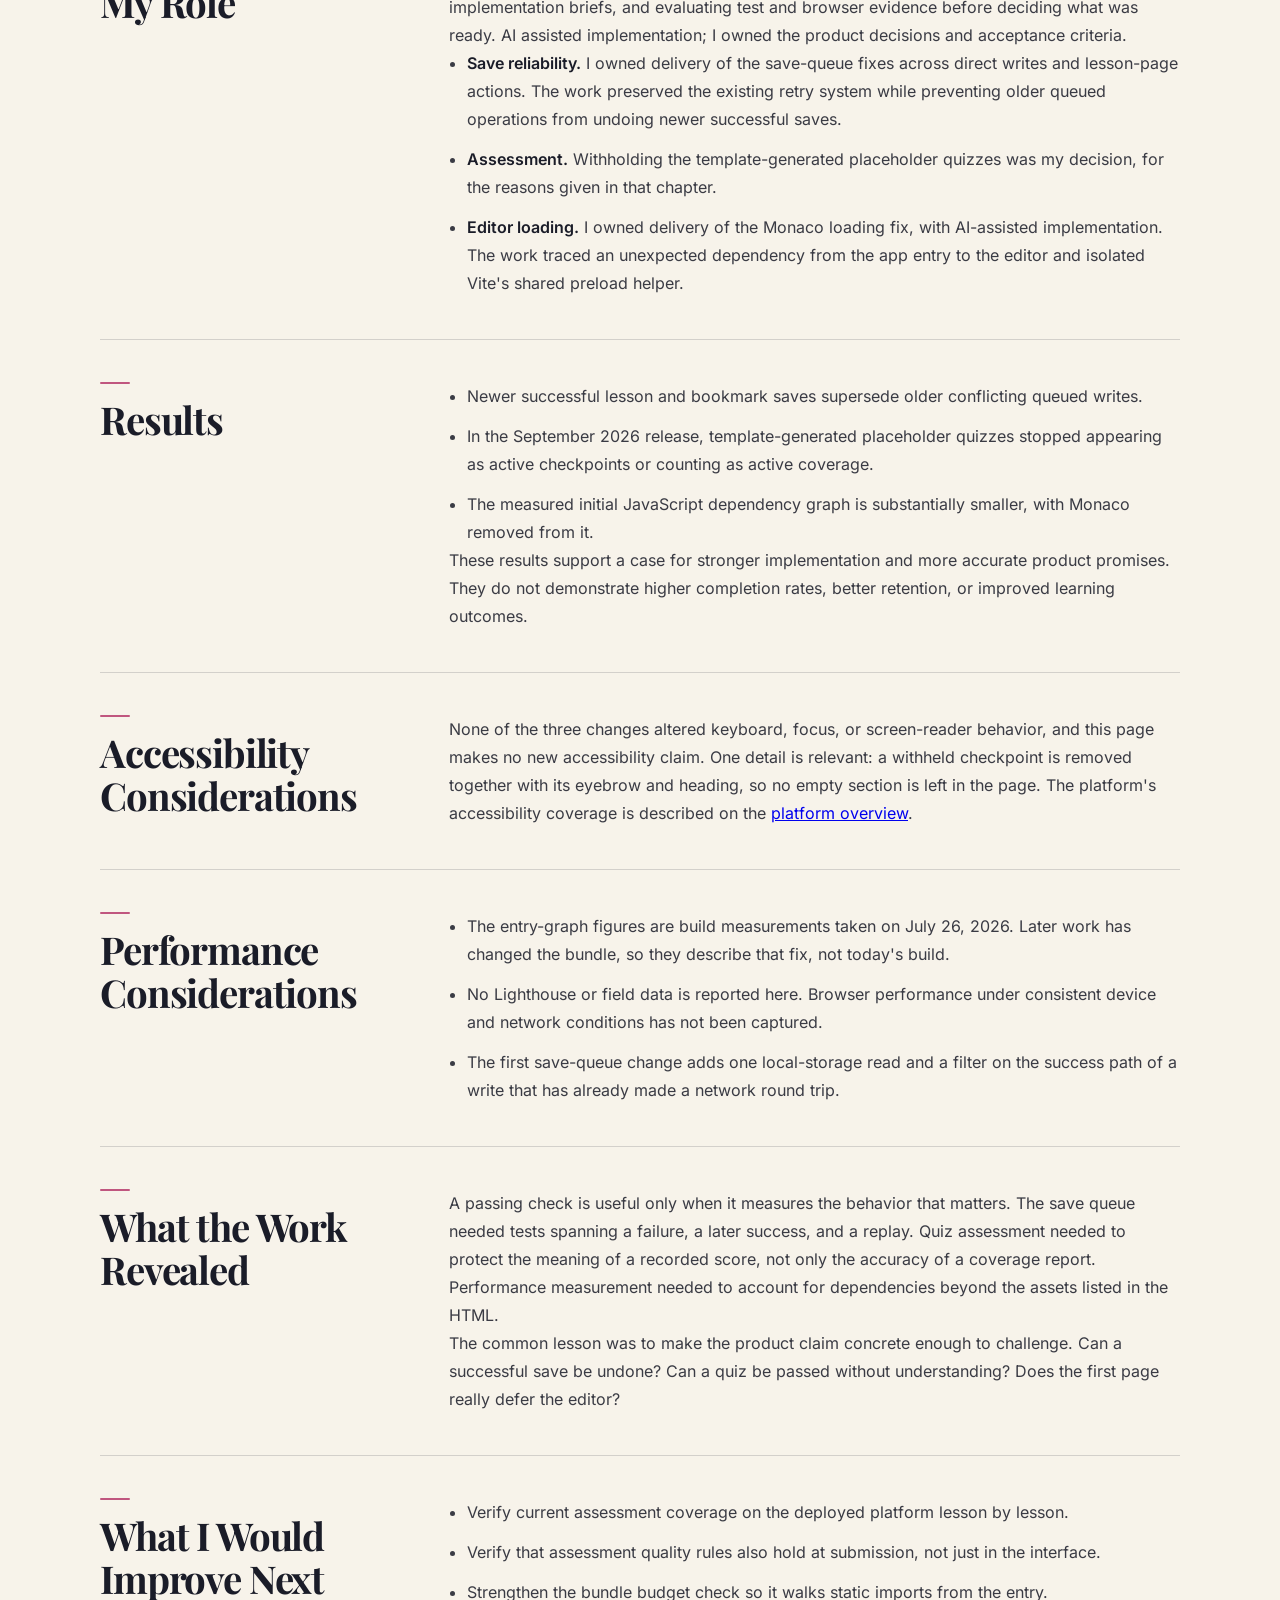
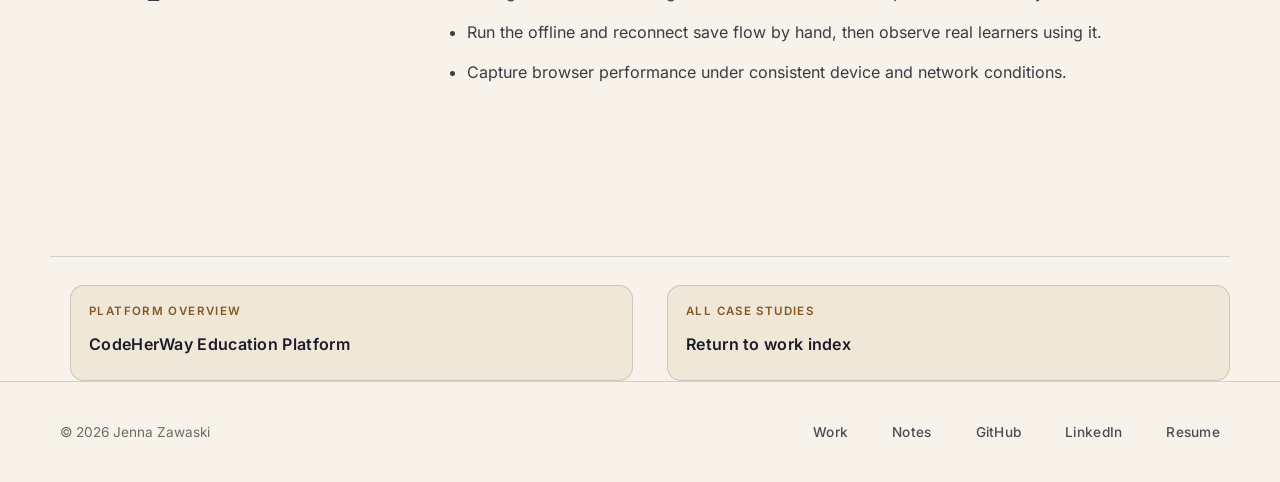
<file: work/codeherway-learner-trust/index.html>
<!DOCTYPE html>
<html lang="en">

<head>
	<meta charset="UTF-8">
	<meta name="viewport" content="width=device-width, initial-scale=1.0, viewport-fit=cover">
	<meta name="description" content="CodeHerWay learner-trust case study by Jenna Zawaski: three fixes that made the platform keep its promises. Successful saves stay saved, template-generated placeholder quizzes were withheld instead of scored, and the code editor stops loading on the first visit.">
	<meta name="author" content="Jenna Zawaski">
	<meta name="robots" content="index, follow">
	<link rel="canonical" href="https://itcodegirl.com/work/codeherway-learner-trust/">
	<meta name="theme-color" content="#f7f3ea">
	<link rel="icon" type="image/svg+xml" href="/assets/favicon.svg">

	<meta property="og:type" content="article">
	<meta property="og:title" content="CodeHerWay: Building a Platform Learners Can Trust | Jenna Zawaski">
	<meta property="og:description" content="Three changes that made CodeHerWay keep its promises about saved progress, meaningful checkpoints, and a lighter first visit.">
	<meta property="og:url" content="https://itcodegirl.com/work/codeherway-learner-trust/">
	<meta property="og:image" content="https://itcodegirl.com/assets/images/projects/codeherway-landing.jpg">
	<meta property="og:image:width" content="1200">
	<meta property="og:image:height" content="709">
	<meta property="og:image:alt" content="CodeHerWay homepage with the HTML step selected in the interactive learning path">
	<meta name="twitter:card" content="summary_large_image">
	<meta name="twitter:title" content="CodeHerWay: Building a Platform Learners Can Trust | Jenna Zawaski">
	<meta name="twitter:description" content="Save reliability, honest assessment, and a lighter first visit for CodeHerWay.">
	<meta name="twitter:image" content="https://itcodegirl.com/assets/images/projects/codeherway-landing.jpg">

	<title>CodeHerWay: Building a Platform Learners Can Trust | Jenna Zawaski</title>

	<link rel="preload" href="/assets/fonts/inter-latin-300-600.woff2" as="font" type="font/woff2" crossorigin>
	<link rel="preload" href="/assets/fonts/playfair-display-latin-600-700.woff2" as="font" type="font/woff2" crossorigin>
	<link rel="stylesheet" href="/css/fonts.css">
	<link rel="stylesheet" href="/css/styles.css">
	<link rel="stylesheet" href="/work/work.css">
	<link rel="stylesheet" href="/css/editorial-pages.css">
	<script type="application/ld+json">
		{
			"@context": "https://schema.org",
			"@graph": [
				{
					"@type": "BreadcrumbList",
					"itemListElement": [
						{
							"@type": "ListItem",
							"position": 1,
							"name": "Home",
							"item": "https://itcodegirl.com/"
						},
						{
							"@type": "ListItem",
							"position": 2,
							"name": "Case Studies",
							"item": "https://itcodegirl.com/work/"
						},
						{
							"@type": "ListItem",
							"position": 3,
							"name": "CodeHerWay: Building a Platform Learners Can Trust",
							"item": "https://itcodegirl.com/work/codeherway-learner-trust/"
						}
					]
				},
				{
					"@type": "CreativeWork",
					"name": "CodeHerWay: Building a Platform Learners Can Trust",
					"url": "https://itcodegirl.com/work/codeherway-learner-trust/",
					"description": "Case study of three changes that made a coding education platform keep its promises about saved progress, assessment, and first-visit payload.",
					"image": "https://itcodegirl.com/assets/images/projects/codeherway-landing.jpg",
					"dateModified": "2026-09-21",
					"creator": {
						"@type": "Person",
						"name": "Jenna Zawaski"
					}
				}
			]
		}
	</script>
</head>

<body>
	<a class="skip-link" href="#main-content">Skip to main content</a>

	<header class="site-header nav-show">
		<div class="nav-inner">
			<a class="logo" href="/" aria-label="ItCodeGirl home">
				<img src="/assets/images/itcodegirl-logo.webp" alt="" width="118" height="46" loading="eager" decoding="async">
			</a>
			<nav class="nav" aria-label="Primary navigation">
				<a href="/work/" class="nav-active" aria-current="page">Work</a>
				<a href="/#skills">Skills</a>
				<a href="/#about">About</a>
				<a href="/#contact">Contact</a>
				<a href="/assets/JennaZawaski-Resume.pdf" class="nav-resume" download aria-label="Download Jenna Zawaski resume PDF">Resume</a>
			</nav>
		</div>
	</header>

	<main id="main-content" class="work-main case-page case-page--learning" tabindex="-1">
		<section class="case-hero" aria-labelledby="case-title">
			<div>
				<a class="back-link" href="/work/">Back to all case studies</a>
				<p class="case-eyebrow">Case study</p>
				<h1 id="case-title">CodeHerWay: Building a coding education platform learners can trust</h1>
				<p class="case-summary">
					CodeHerWay brings lessons, quizzes, coding challenges, notes, and review tools into one place. Making
					those features available was only part of the work. The harder question was whether learners could trust
					what the platform told them: that their work was saved, that a checkpoint reflected understanding, and
					that opening the platform would not load tools they had not chosen to use. This case study follows three
					changes that made those promises more dependable.
				</p>
				<ul class="case-proof-strip" aria-label="Learner-trust proof points">
					<li>A successful save can no longer be undone by an older queued write</li>
					<li>September 17, 2026: 139 template-generated placeholder quizzes withheld</li>
					<li>Entry dependency graph cut from 1,019 kB to 109 kB gzip</li>
				</ul>
				<div class="case-links" role="group" aria-label="Project links">
					<a class="case-link case-link--primary" href="https://codeherway-platform.vercel.app/" target="_blank" rel="noopener noreferrer">Live demo</a>
					<a class="case-link" href="/work/codeherway/">Platform overview</a>
				</div>
			</div>
			<dl class="case-meta-list" aria-label="Project summary">
				<div>
					<dt>Project type</dt>
					<dd>Self-paced web-development learning platform for women entering tech</dd>
				</div>
				<div>
					<dt>Stack</dt>
					<dd>React, TypeScript, Vite, Supabase, and Vercel</dd>
				</div>
				<div>
					<dt>My role</dt>
					<dd>Founder and product lead. I owned the requirements, review, and acceptance for these changes, including the September 2026 decision to withhold template-generated placeholder quizzes. AI assisted implementation.</dd>
				</div>
				<div>
					<dt>Status</dt>
					<dd>Pre-launch. Deployed and in active development, with production-readiness work still open. There are no learners yet, so there are no adoption or learning-outcome results.</dd>
				</div>
				<div>
					<dt>Code access</dt>
					<dd>Private repository. Pull request numbers below refer to it, and a code walkthrough is available on request.</dd>
				</div>
				<div>
					<dt>Last verified</dt>
					<dd><time datetime="2026-09-21">September 21, 2026</time> — every figure on this page was re-checked against the merged pull requests it cites.</dd>
				</div>
			</dl>
		</section>

		<figure class="case-visual case-visual--natural">
            <img src="/assets/images/projects/codeherway-landing.jpg" srcset="/assets/images/projects/codeherway-landing-640.jpg 640w, /assets/images/projects/codeherway-landing-960.jpg 960w, /assets/images/projects/codeherway-landing.jpg 1200w" sizes="(max-width: 760px) calc(100vw - 40px), (max-width: 1024px) calc(100vw - 80px), 1080px" alt="CodeHerWay homepage with the HTML step selected in the interactive learning path" width="1200" height="709" loading="eager" decoding="async" fetchpriority="high">
            <figcaption>The CodeHerWay homepage gives context for the project. This image does not show the three fixes or the signed-in learner flow.</figcaption>
        </figure>

		<section class="case-lens case-lens--learning" aria-labelledby="trust-lens-title">
			<div class="case-lens-copy">
				<p class="case-kicker">Learner trust lens</p>
				<h2 id="trust-lens-title">For a beginner, completing a lesson, answering a question, or saving a bookmark should produce a result she can believe.</h2>
				<p>
					Three places in CodeHerWay fell short of that. Each one was a mismatch between what the interface
					implied and what the code underneath actually did. The work stayed inside the existing architecture:
					reproduce a specific failure, repair the path that caused it, and confirm the tests could detect the
					original defect.
				</p>
			</div>
			<div class="case-lens-grid" role="group" aria-label="The three promises">
				<article>
					<span aria-hidden="true">01</span>
					<h3>Saved means saved</h3>
					<p>A failed save could stay queued and later undo a newer successful action.</p>
				</article>
				<article>
					<span aria-hidden="true">02</span>
					<h3>A checkpoint means something</h3>
					<p>Template-generated quizzes could reward recognizing an answer pattern without testing the lesson.</p>
				</article>
				<article>
					<span aria-hidden="true">03</span>
					<h3>The first visit loads what you chose</h3>
					<p>Opening the platform downloaded the code editor's dependency graph, although the editor was meant to load later.</p>
				</article>
			</div>
		</section>

		<section class="case-content" aria-label="CodeHerWay learner-trust case study details">
			<div class="case-section evidence-snapshot" id="evidence-snapshot">
				<h2>Evidence Snapshot</h2>
				<div class="evidence-snapshot-grid">
					<article class="evidence-snapshot-item">
						<h3>What shipped</h3>
						<ul>
							<li>A confirmed successful save retires older conflicting queued writes for the same record</li>
							<li>The September 2026 release excluded template-generated placeholder quizzes from active coverage</li>
							<li>Vite's shared preload helper moved to its own chunk, removing Monaco from the entry graph</li>
						</ul>
					</article>
					<article class="evidence-snapshot-item">
						<h3>Where the numbers come from</h3>
						<ul>
							<li>Every figure is quoted from the verification section of a merged pull request</li>
							<li>They are dated build and audit measurements, not monitored metrics</li>
							<li>The quiz counts were not independently recounted from the question source for this page</li>
						</ul>
					</article>
					<article class="evidence-snapshot-item">
						<h3>Honest limits</h3>
						<ul>
							<li>No completion, retention, or learning-outcome data exists yet</li>
                            <li>Signed-in flow screenshots are not available on this page</li>
							<li>The save fixes are verified by automated tests; the offline flow was not run by hand</li>
							<li>The payload reduction is not a measured load-time improvement</li>
							<li>The repository is private, so the pull requests cannot be opened from this page</li>
						</ul>
					</article>
				</div>
			</div>

			<div class="case-section">
				<h2>1. Make a Successful Save Stay Saved</h2>
				<div>
					<p>Consider a learner who unmarks a lesson while her connection is unreliable. That request fails, so the platform queues it for retry. She then marks the lesson complete again, and this save succeeds. Before the fix, reconnecting could replay the old removal and erase the completion. The interface had confirmed an action that a stale background operation could later reverse. Bookmarks had the same failure pattern.</p>
					<p>The repair clears obsolete queued writes after a newer write for the same record succeeds. It first covered direct progress writes (pull request 1020, August 17, 2026), then extended to the lesson-page buttons, which save through a different path (pull request 1211, September 17, 2026).</p>
					<ul class="decision-receipts">
						<li>
							<span>Constraint</span>
							<p>On a failed save, the queued item is the retry. Dropping it would lose the write entirely, which is the opposite data loss and just as bad.</p>
						</li>
						<li>
							<span>Decision</span>
							<p>Keep the retry system. Clear queued work only after a confirmed success, and only for the same record, identified by the queue's own resource keys.</p>
						</li>
						<li>
							<span>Tradeoff</span>
							<p>Clearing the whole queue would have been simpler, but it could discard unrelated work that still needed to sync. Precision cost more code and more tests.</p>
						</li>
					</ul>
					<p>The important detail was deciding which operations were actually obsolete. A lesson bookmark and a concept bookmark inside that lesson are separate records, so clearing one must not discard the other, and there is a test for that refusal. Older lesson-key spellings that a browser might still hold also had to be matched.</p>
					<p>The original reproduction failed before the first repair and passed afterward. For the second repair, each production change was reverted in place to confirm its tests failed without it. One revert initially passed, which exposed an untested line; a test was added and the revert then failed as it should.</p>

					<p class="case-note"><strong>What this does and does not promise:</strong> covered progress and bookmark writes can recover in the same browser without an obsolete queued operation undoing a later successful save. That is verified in automated tests against the real write queue. The reconnect flow was not exercised by hand, and this is not a claim of universal offline or cross-device recovery.</p>
				</div>
			</div>

			<div class="case-section">
				<h2>2. Assessment quality decision: September 17, 2026</h2>
				<div>
					<p><strong>"I'd rather show no checkpoint than record a false one."</strong></p>
					<p>I withheld the template-generated placeholder quizzes because a quiz that can be passed by recognizing an answer pattern still produces a score. The submission path treated that score as ordinary quiz evidence, and the platform used quiz scores as a signal of mastery.</p>
					<p>The affected banks covered Next.js, Modern React + TypeScript, and TypeScript Foundations. Their templates lacked the lesson-specific context needed to write plausible wrong answers. I did not think rewriting those templates would fix what the quizzes measured, even if it made the coverage report look better. Changing the label was also not enough: calling a quiz "generated" changes what the learner is told, but the score and review-card write path did not distinguish those banks from authored ones.</p>
					<p>At the time, I accepted fewer visible checkpoints and a smaller reported inventory rather than let placeholders enter the normal score and review-card paths.</p>
					<p>The September change applied to individual quiz banks rather than disabling whole courses. Reviewed, authored replacements can qualify lesson by lesson when they replace a template-generated placeholder.</p>
					<ul class="decision-receipts">
						<li>
							<span>Before</span>
							<p>The quiz audit counted 316 lessons across 8 courses as having active quiz coverage, and reported that coverage as complete.</p>
						</li>
						<li>
							<span>After</span>
							<p>The September 17, 2026 audit reported 177 lessons across five courses with active quiz coverage. It counted 139 withheld template-generated placeholder quizzes, containing 417 template questions, separately.</p>
						</li>
						<li>
							<span>Not claimed</span>
							<p>These figures describe the assessment inventory on that date. They do not describe current quiz coverage or learner achievement.</p>
						</li>
					</ul>
					<p>A database check recorded the same day found no score or review-card rows matching any generated quiz. The outcome was preventive: a path that could record misleading evidence was blocked before anyone used it. That finding was closed on September 17, 2026. The current curriculum source contains authored replacement questions in all three courses; this case study does not verify current deployed coverage.</p>

					<p class="case-note"><strong>Limit of the September verification:</strong> the evidence covered the learner-facing checkpoint, not every possible submission path.</p>
				</div>
			</div>

			<div class="case-section">
				<h2>3. Load the Editor When the Learner Needs It</h2>
				<div>
					<p>CodeHerWay includes an in-browser coding environment, but a visitor should not need its full editor payload just to open the platform.</p>
					<p>An investigation into a small bundle-headroom item found something much larger. Vite's shared preload helper, which every chunk with a dynamic import depends on, had been placed inside a Monaco language chunk. Because the app entry needed that helper, it pulled in the editor's dependency graph with it.</p>
					<p>The existing budget check did not reveal the cost. It measured the assets referenced by the entry HTML, while the extra dependencies arrived through static imports between JavaScript chunks. The check reported about 109 kB while the real figure was over 1,000 kB.</p>
					<ul class="decision-receipts">
						<li>
							<span>Before</span>
							<p>Entry dependency graph: 1,019.42 kB gzip JavaScript across 13 chunks, 7 of them Monaco.</p>
						</li>
						<li>
							<span>After</span>
							<p>109.10 kB across 7 chunks, none of them Monaco. The fix was one rule in the build configuration that gives the helper its own 0.66 kB chunk.</p>
						</li>
						<li>
							<span>Not claimed</span>
							<p>That is about 89.3% less gzip JavaScript in the measured entry graph. It is a payload reduction, not a measured 89.3% improvement in loading time.</p>
						</li>
					</ul>
					<p>The small configuration change depended on a larger investigative step: checking what the dependency graph actually contained instead of accepting a passing budget result (pull request 880, July 26, 2026).</p>

					<p class="case-note"><strong>Left open:</strong> strengthening the budget check to walk static imports from the entry was deferred as a separate decision, because it changes what CI measures. The fix removed the observed problem. It did not make every similar regression impossible.</p>
				</div>
			</div>

			<div class="case-section">
				<h2>My Role</h2>
				<div>
					<p>I led these changes by defining what learners should see, translating requirements into implementation briefs, and evaluating test and browser evidence before deciding what was ready. AI assisted implementation; I owned the product decisions and acceptance criteria.</p>
					<ul>
						<li><strong>Save reliability.</strong> I owned delivery of the save-queue fixes across direct writes and lesson-page actions. The work preserved the existing retry system while preventing older queued operations from undoing newer successful saves.</li>
						<li><strong>Assessment.</strong> Withholding the template-generated placeholder quizzes was my decision, for the reasons given in that chapter.</li>
						<li><strong>Editor loading.</strong> I owned delivery of the Monaco loading fix, with AI-assisted implementation. The work traced an unexpected dependency from the app entry to the editor and isolated Vite's shared preload helper.</li>
					</ul>
				</div>
			</div>

			<div class="case-section">
				<h2>Results</h2>
				<div>
					<ul>
						<li>Newer successful lesson and bookmark saves supersede older conflicting queued writes.</li>
						<li>In the September 2026 release, template-generated placeholder quizzes stopped appearing as active checkpoints or counting as active coverage.</li>
						<li>The measured initial JavaScript dependency graph is substantially smaller, with Monaco removed from it.</li>
					</ul>
					<p>These results support a case for stronger implementation and more accurate product promises. They do not demonstrate higher completion rates, better retention, or improved learning outcomes.</p>
				</div>
			</div>

			<div class="case-section">
				<h2>Accessibility Considerations</h2>
				<div>
					<p>None of the three changes altered keyboard, focus, or screen-reader behavior, and this page makes no new accessibility claim. One detail is relevant: a withheld checkpoint is removed together with its eyebrow and heading, so no empty section is left in the page. The platform's accessibility coverage is described on the <a href="/work/codeherway/">platform overview</a>.</p>
				</div>
			</div>

			<div class="case-section">
				<h2>Performance Considerations</h2>
				<div>
					<ul>
						<li>The entry-graph figures are build measurements taken on July 26, 2026. Later work has changed the bundle, so they describe that fix, not today's build.</li>
						<li>No Lighthouse or field data is reported here. Browser performance under consistent device and network conditions has not been captured.</li>
						<li>The first save-queue change adds one local-storage read and a filter on the success path of a write that has already made a network round trip.</li>
					</ul>
				</div>
			</div>

			<div class="case-section">
				<h2>What the Work Revealed</h2>
				<div>
					<p>A passing check is useful only when it measures the behavior that matters. The save queue needed tests spanning a failure, a later success, and a replay. Quiz assessment needed to protect the meaning of a recorded score, not only the accuracy of a coverage report. Performance measurement needed to account for dependencies beyond the assets listed in the HTML.</p>
					<p>The common lesson was to make the product claim concrete enough to challenge. Can a successful save be undone? Can a quiz be passed without understanding? Does the first page really defer the editor?</p>
				</div>
			</div>

			<div class="case-section">
				<h2>What I Would Improve Next</h2>
				<div>
					<ul>
						<li>Verify current assessment coverage on the deployed platform lesson by lesson.</li>
						<li>Verify that assessment quality rules also hold at submission, not just in the interface.</li>
						<li>Strengthen the bundle budget check so it walks static imports from the entry.</li>
						<li>Run the offline and reconnect save flow by hand, then observe real learners using it.</li>
						<li>Capture browser performance under consistent device and network conditions.</li>
					</ul>
				</div>
			</div>
		</section>

		<nav class="case-study-nav" aria-label="More case studies">
			<a href="/work/codeherway/" class="case-study-nav-link">
				<span>Platform overview</span>
				<strong>CodeHerWay Education Platform</strong>
			</a>
			<a href="/work/" class="case-study-nav-link">
				<span>All case studies</span>
				<strong>Return to work index</strong>
			</a>
		</nav>
	</main>

	<footer class="site-footer">
		<div class="footer-inner">
			<p class="footer-copy">© 2026 Jenna Zawaski</p>
			<nav class="footer-links" aria-label="Footer navigation">
				<a href="/work/">Work</a>
				<a href="/notes/">Notes</a>
				<a href="https://github.com/itcodegirl" target="_blank" rel="noopener noreferrer">GitHub</a>
				<a href="https://www.linkedin.com/in/jennazawaski" target="_blank" rel="noopener noreferrer">LinkedIn</a>
				<a href="/assets/JennaZawaski-Resume.pdf" download>Resume</a>
			</nav>
		</div>
	</footer>
</body>

</html>
</file>
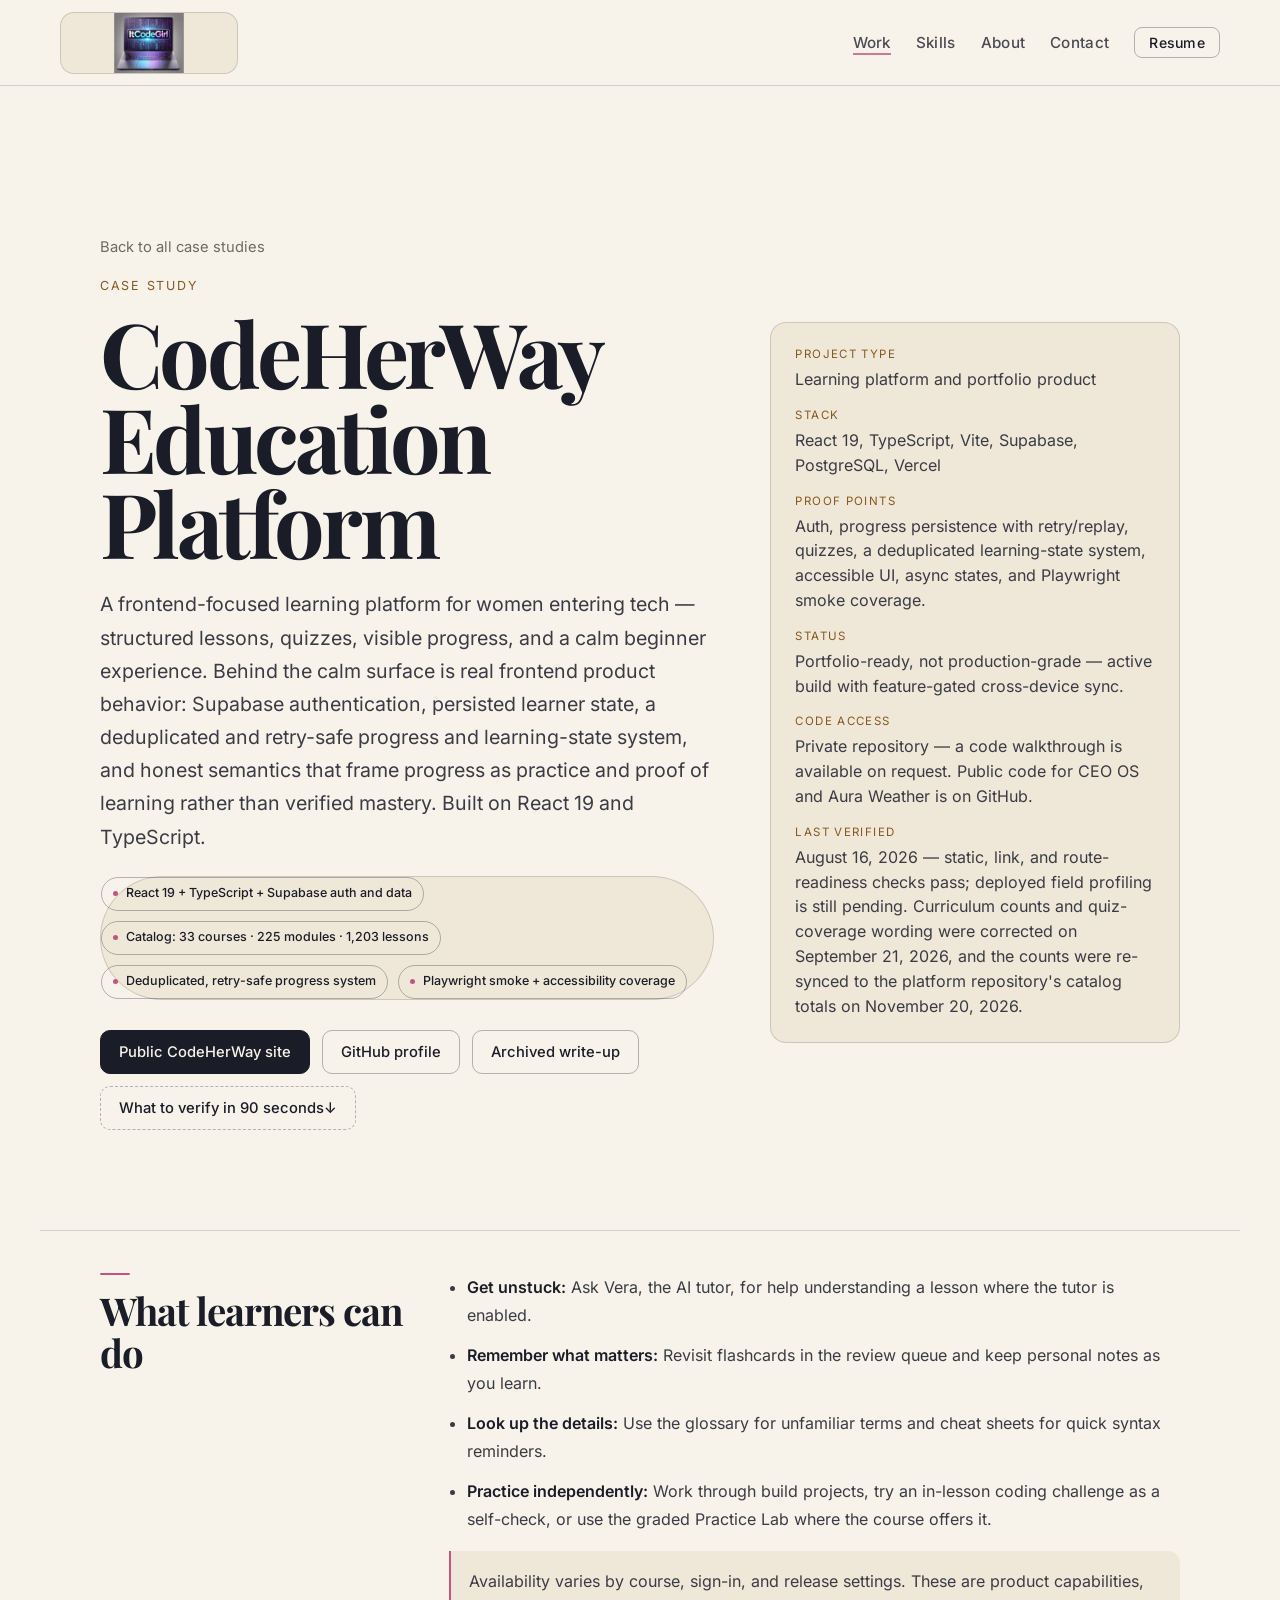
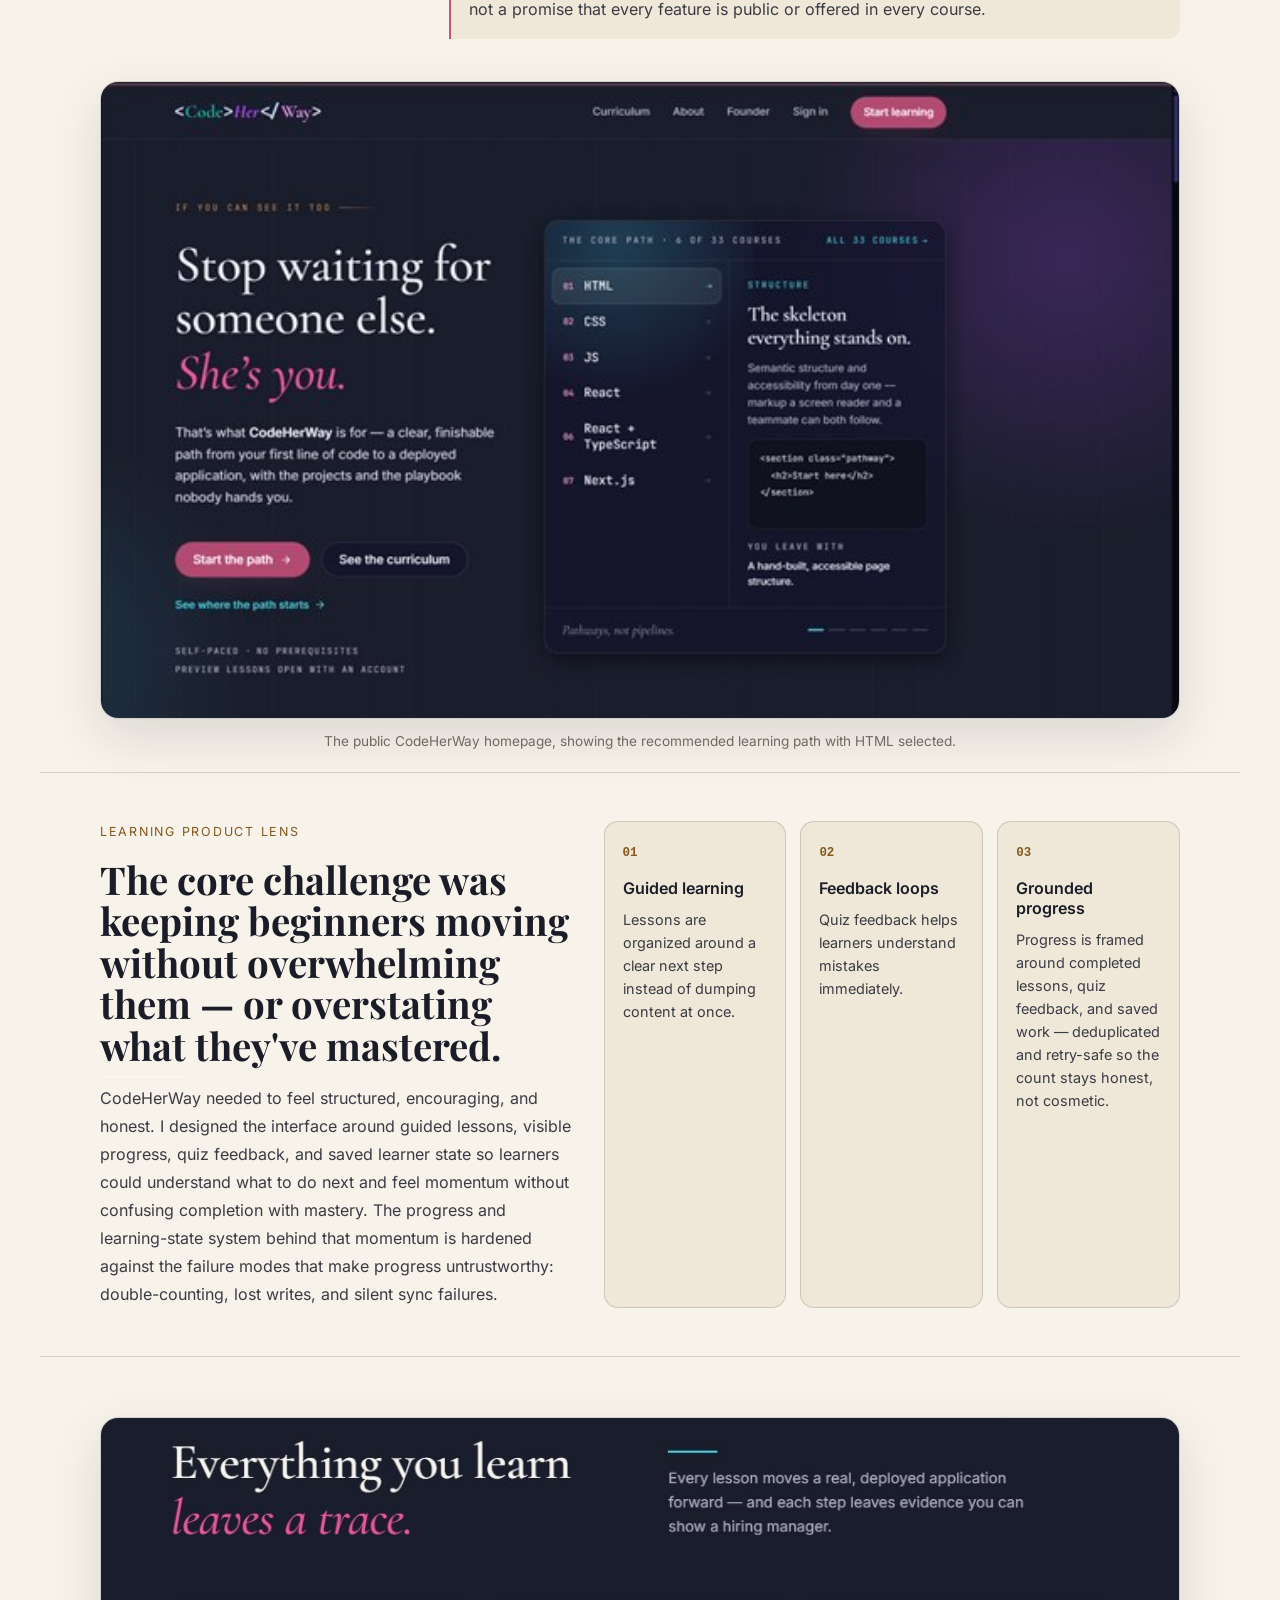
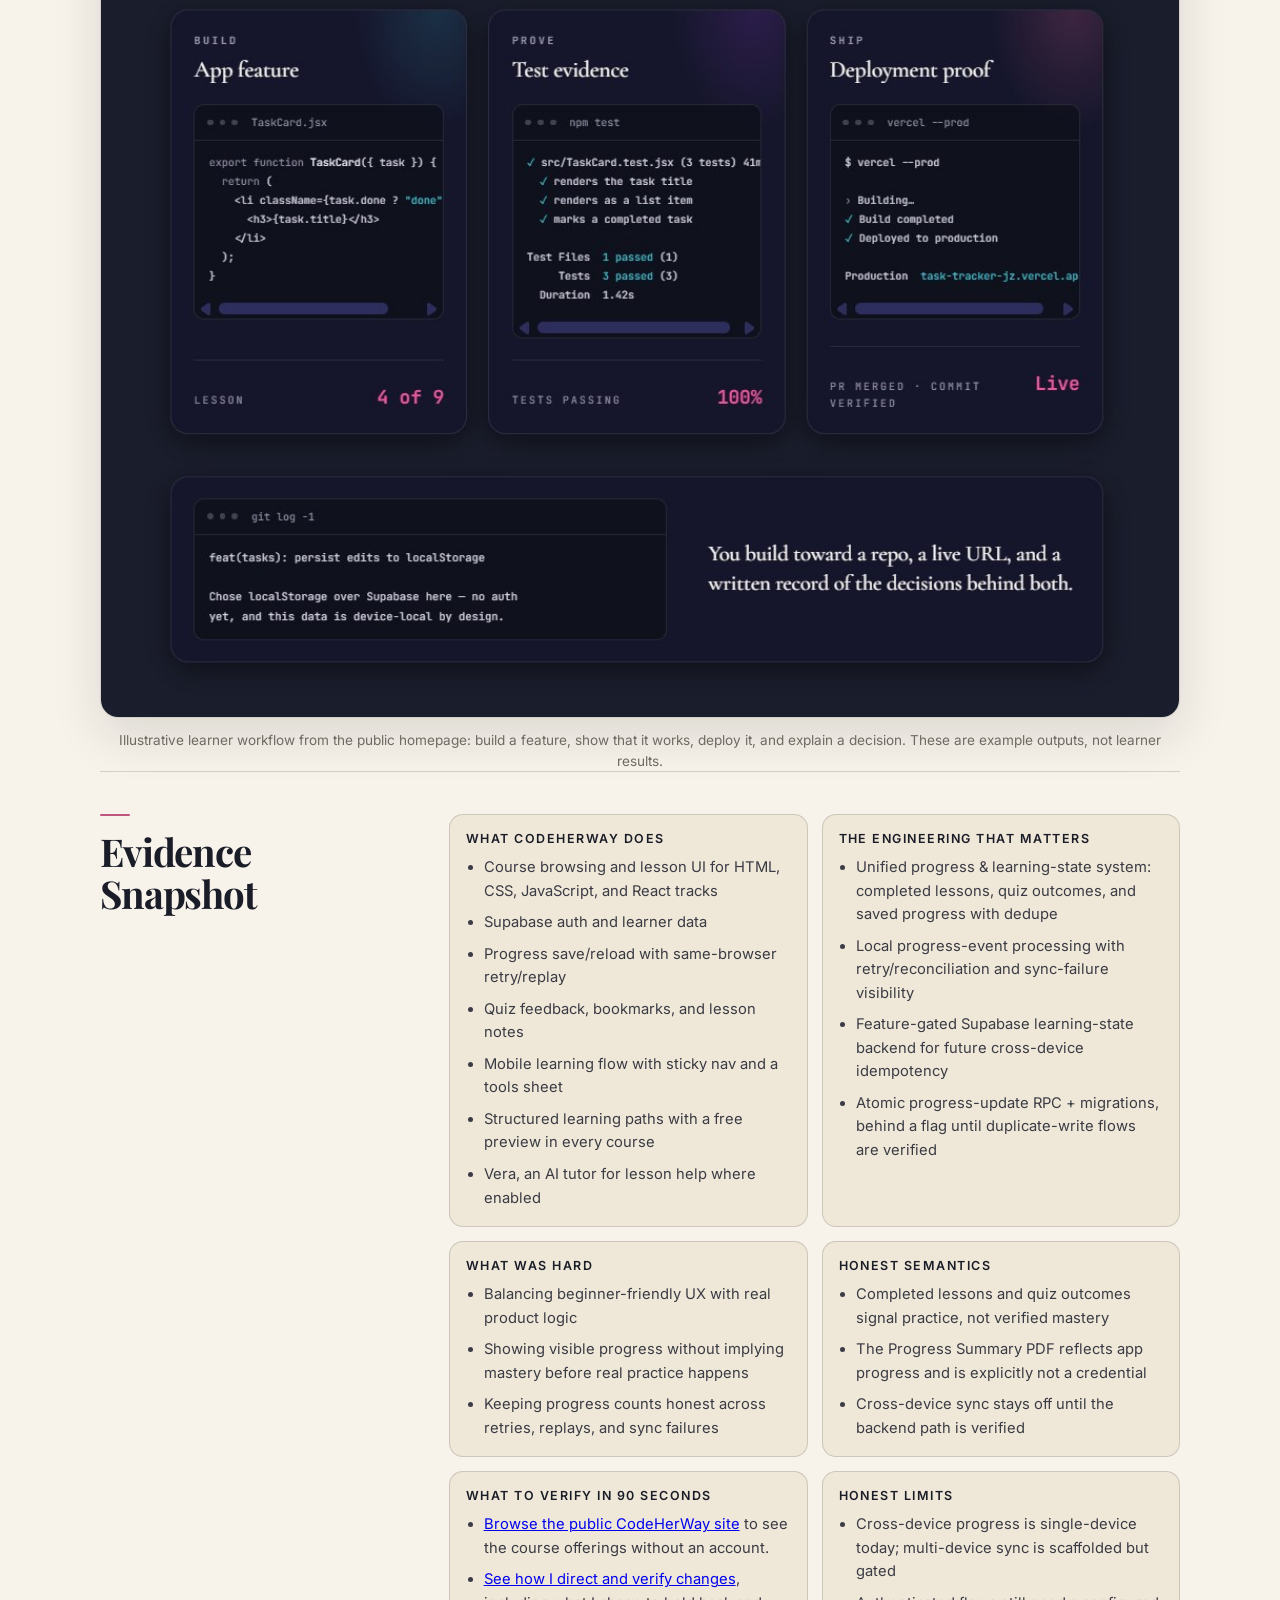
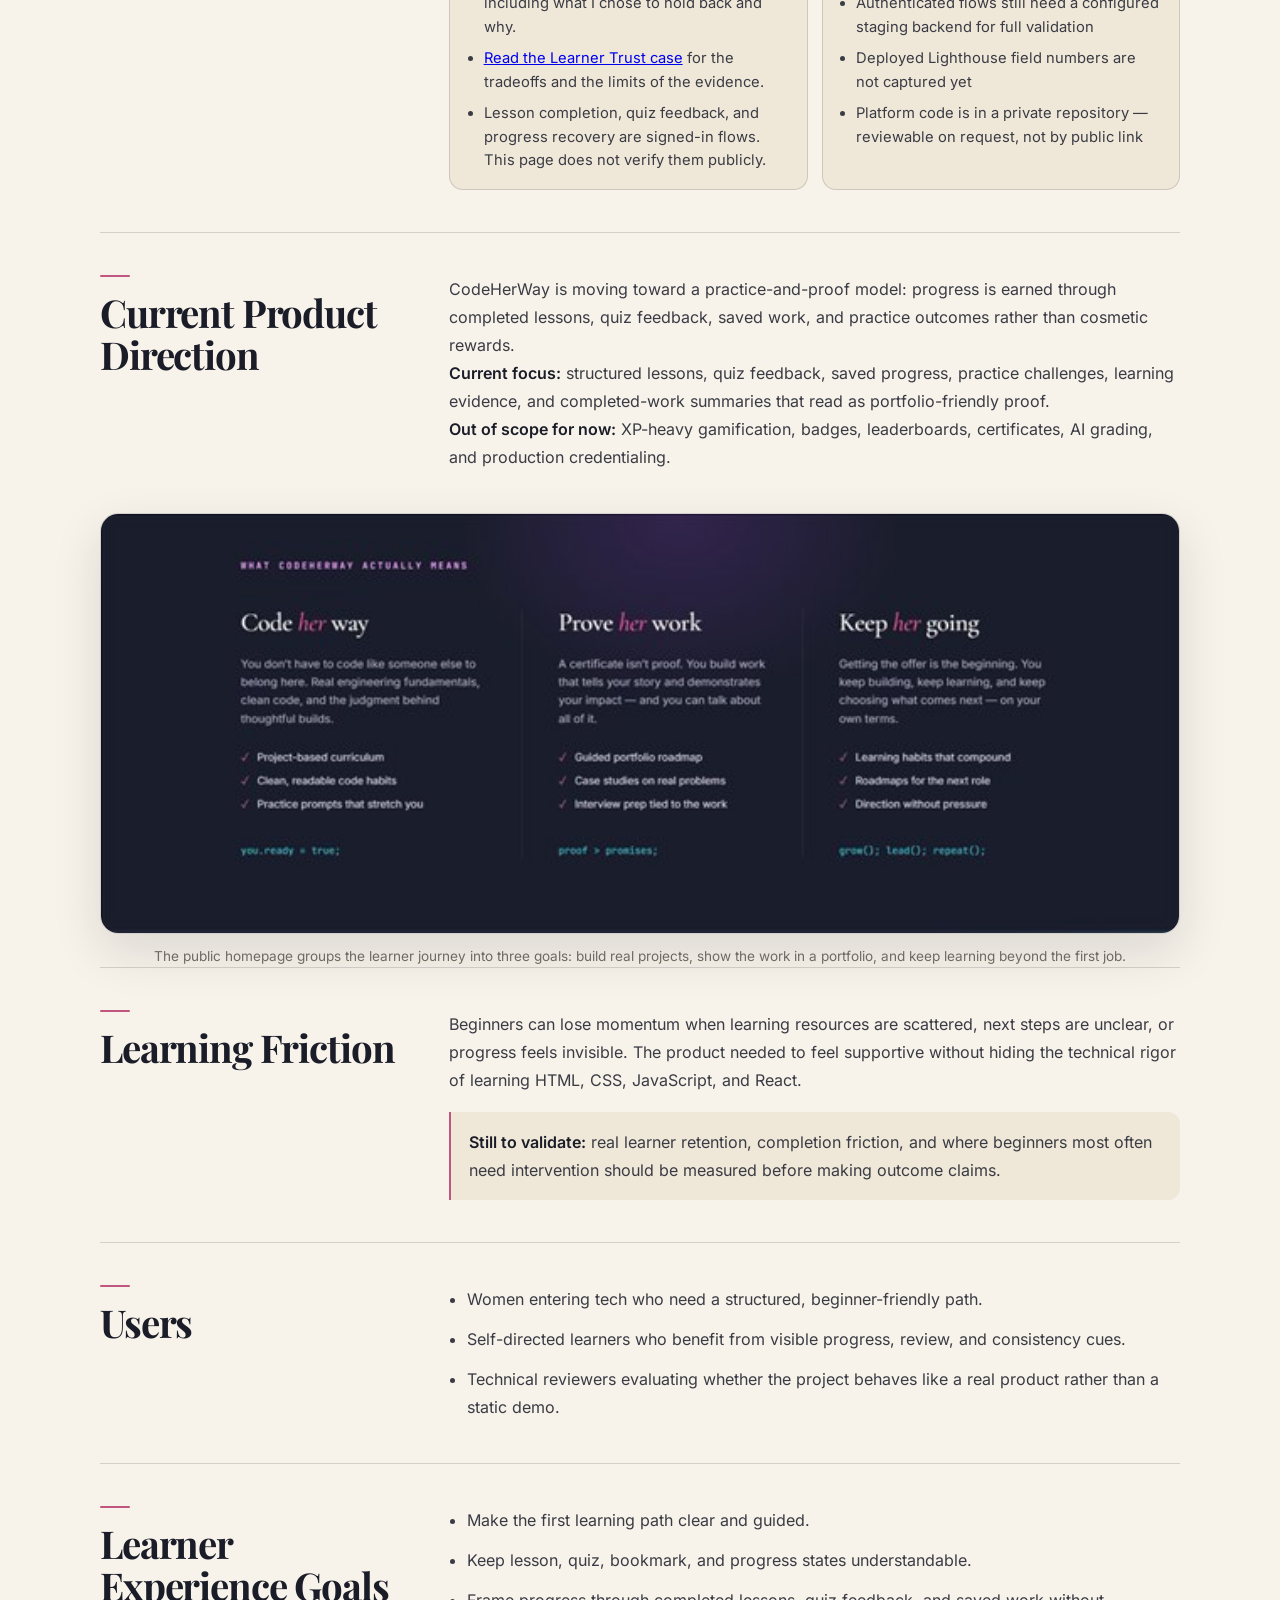
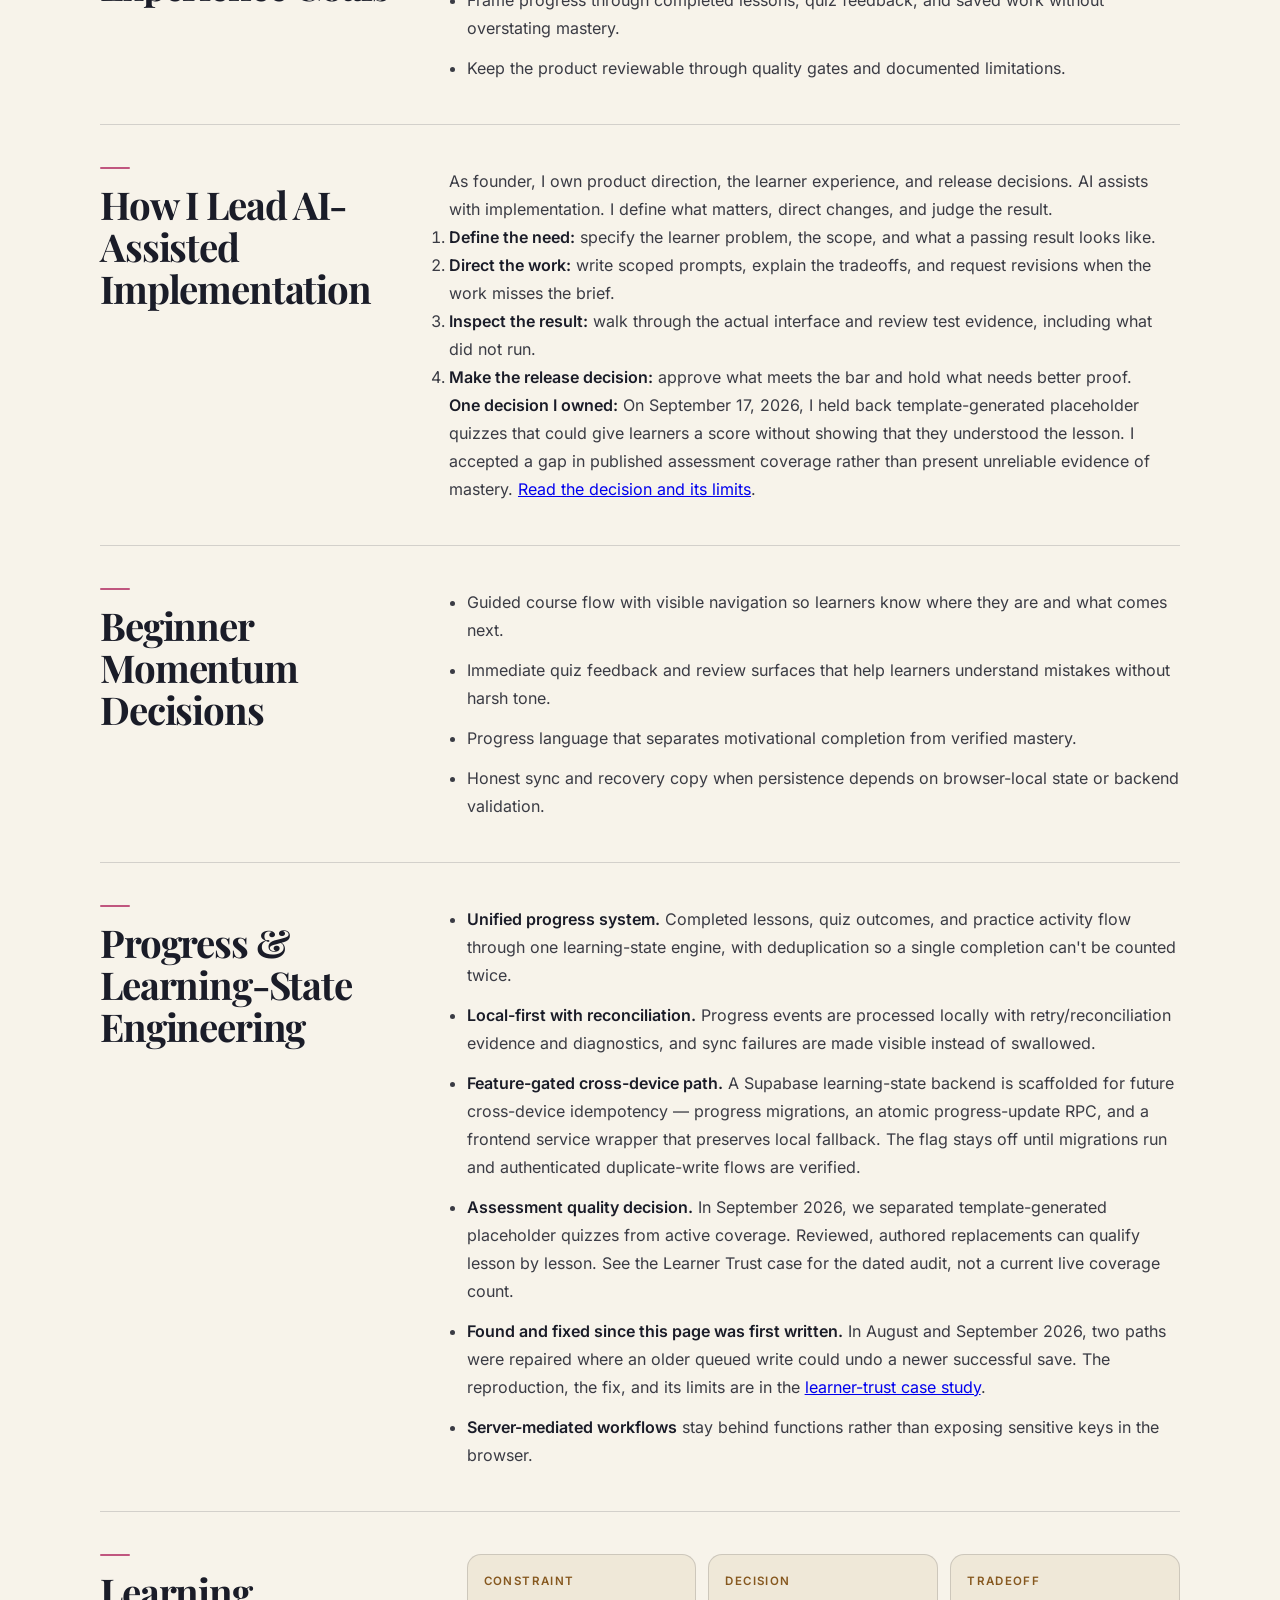
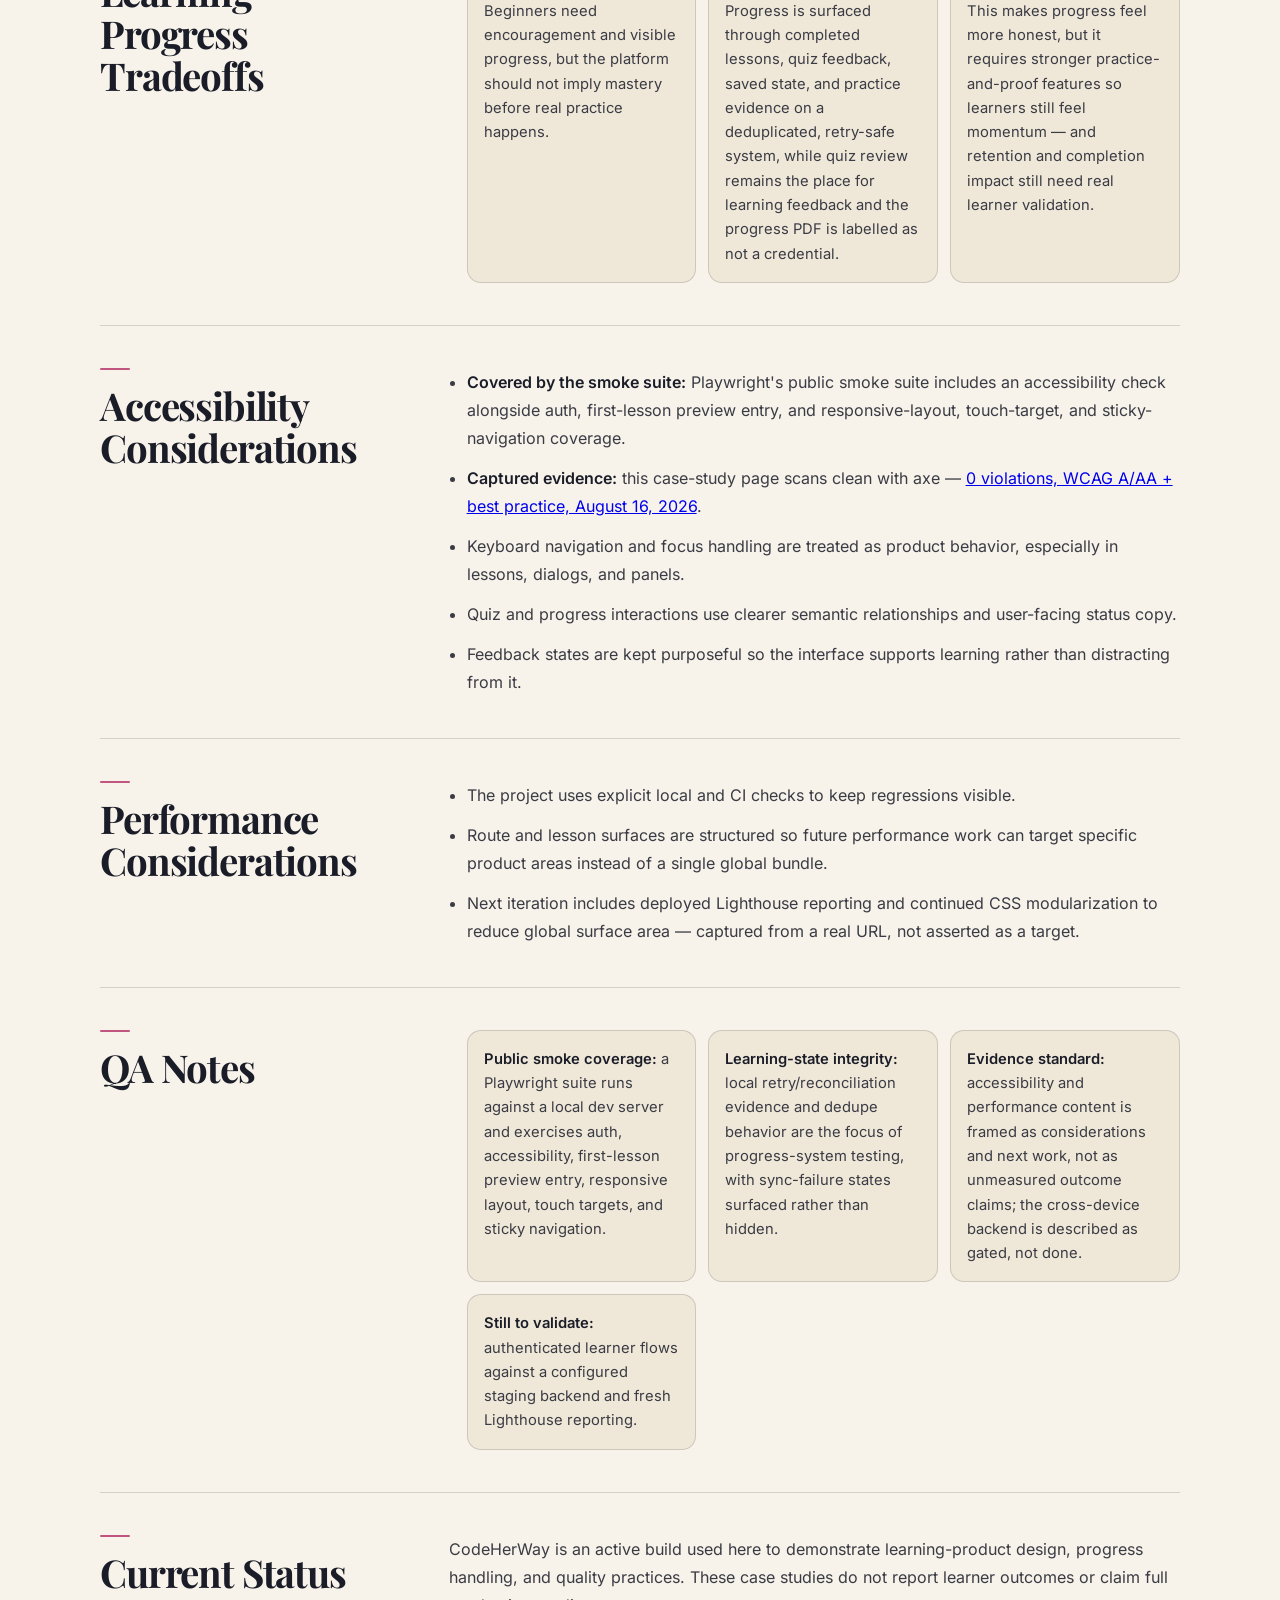
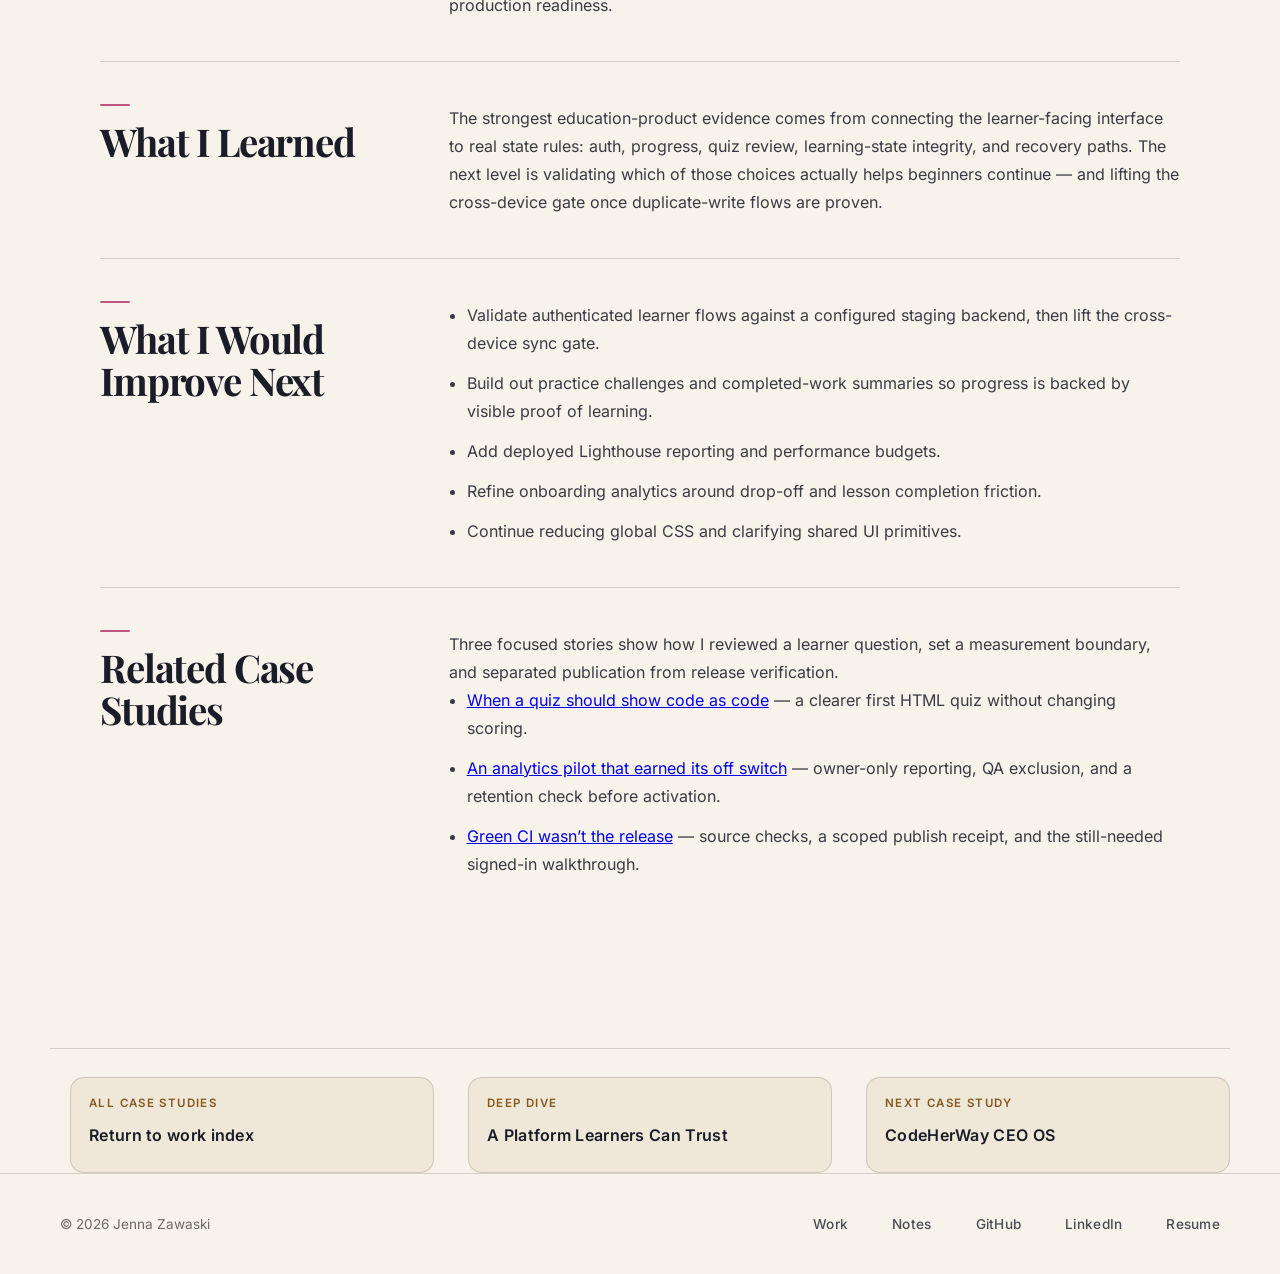
<file: work/codeherway/index.html>
<!DOCTYPE html>
<html lang="en">

<head>
	<meta charset="UTF-8">
	<meta name="viewport" content="width=device-width, initial-scale=1.0, viewport-fit=cover">
	<meta name="description" content="CodeHerWay Education Platform case study by Jenna Zawaski: a React 19 + TypeScript + Supabase learning platform for women in tech — custom v2 content schema, AI companion, and a deduplicated, retry-safe progress and learning-state system.">
	<meta name="author" content="Jenna Zawaski">
	<meta name="robots" content="index, follow">
	<link rel="canonical" href="https://itcodegirl.com/work/codeherway/">
	<meta name="theme-color" content="#f7f3ea">
	<link rel="icon" type="image/svg+xml" href="/assets/favicon.svg">

	<meta property="og:type" content="article">
	<meta property="og:title" content="CodeHerWay Education Platform Case Study | Jenna Zawaski">
	<meta property="og:description" content="A same-domain case study for CodeHerWay, a learning platform for women entering tech, built on real auth, data, and a deduplicated, retry-safe progress and learning-state system.">
	<meta property="og:url" content="https://itcodegirl.com/work/codeherway/">
	<meta property="og:image" content="https://itcodegirl.com/assets/images/projects/codeherway-landing.jpg">
	<meta property="og:image:width" content="1200">
	<meta property="og:image:height" content="709">
	<meta property="og:image:alt" content="CodeHerWay homepage with the HTML step selected in the interactive learning path">
	<meta name="twitter:card" content="summary_large_image">
	<meta name="twitter:title" content="CodeHerWay Education Platform Case Study | Jenna Zawaski">
	<meta name="twitter:description" content="UX, progress-system engineering, accessibility, and next-iteration notes for CodeHerWay.">
	<meta name="twitter:image" content="https://itcodegirl.com/assets/images/projects/codeherway-landing.jpg">

	<title>CodeHerWay Education Platform Case Study | Jenna Zawaski</title>

	<link rel="preload" href="/assets/fonts/inter-latin-300-600.woff2" as="font" type="font/woff2" crossorigin>
	<link rel="preload" href="/assets/fonts/playfair-display-latin-600-700.woff2" as="font" type="font/woff2" crossorigin>
	<link rel="stylesheet" href="/css/fonts.css">
	<link rel="stylesheet" href="/css/styles.css">
	<link rel="stylesheet" href="/work/work.css">
	<link rel="stylesheet" href="/css/editorial-pages.css">
	<script type="application/ld+json">
		{
			"@context": "https://schema.org",
			"@graph": [
				{
					"@type": "BreadcrumbList",
					"itemListElement": [
						{
							"@type": "ListItem",
							"position": 1,
							"name": "Home",
							"item": "https://itcodegirl.com/"
						},
						{
							"@type": "ListItem",
							"position": 2,
							"name": "Case Studies",
							"item": "https://itcodegirl.com/work/"
						},
						{
							"@type": "ListItem",
							"position": 3,
							"name": "CodeHerWay Education Platform",
							"item": "https://itcodegirl.com/work/codeherway/"
						}
					]
				},
				{
					"@type": "CreativeWork",
					"name": "CodeHerWay Education Platform Case Study",
					"url": "https://itcodegirl.com/work/codeherway/",
					"description": "Case study for a frontend-focused learning platform for women entering tech.",
					"image": "https://itcodegirl.com/assets/images/projects/codeherway-landing.jpg",
					"dateModified": "2026-11-20",
					"creator": {
						"@type": "Person",
						"name": "Jenna Zawaski"
					}
				}
			]
		}
	</script>
</head>

<body>
	<a class="skip-link" href="#main-content">Skip to main content</a>

	<header class="site-header nav-show">
		<div class="nav-inner">
			<a class="logo" href="/" aria-label="ItCodeGirl home">
				<img src="/assets/images/itcodegirl-logo.webp" alt="" width="118" height="46" loading="eager" decoding="async">
			</a>
			<nav class="nav" aria-label="Primary navigation">
				<a href="/work/" class="nav-active" aria-current="page">Work</a>
				<a href="/#skills">Skills</a>
				<a href="/#about">About</a>
				<a href="/#contact">Contact</a>
				<a href="/assets/JennaZawaski-Resume.pdf" class="nav-resume" download aria-label="Download Jenna Zawaski resume PDF">Resume</a>
			</nav>
		</div>
	</header>

	<main id="main-content" class="work-main case-page case-page--learning" tabindex="-1">
		<section class="case-hero" aria-labelledby="case-title">
			<div>
				<a class="back-link" href="/work/">Back to all case studies</a>
				<p class="case-eyebrow">Case study</p>
				<h1 id="case-title">CodeHerWay Education Platform</h1>
				<p class="case-summary">
					A frontend-focused learning platform for women entering tech — structured lessons, quizzes, visible progress, and a calm beginner experience. Behind the calm surface is real frontend product behavior: Supabase authentication, persisted learner state, a deduplicated and retry-safe progress and learning-state system, and honest semantics that frame progress as practice and proof of learning rather than verified mastery. Built on React 19 and TypeScript.
				</p>
				<ul class="case-proof-strip" aria-label="CodeHerWay proof points">
					<li>React 19 + TypeScript + Supabase auth and data</li>
					<li>Catalog: 33 courses · 225 modules · 1,203 lessons</li>
					<li>Deduplicated, retry-safe progress system</li>
					<li>Playwright smoke + accessibility coverage</li>
				</ul>
				<div class="case-links" role="group" aria-label="Project links">
					<a class="case-link case-link--primary" href="https://www.codeherway.com/" target="_blank" rel="noopener noreferrer">Public CodeHerWay site</a>
					<a class="case-link" href="https://github.com/itcodegirl" target="_blank" rel="noopener noreferrer">GitHub profile</a>
					<a class="case-link case-link--archived" href="https://codeherway-reward-engine-case-study.netlify.app/" target="_blank" rel="noopener noreferrer">Archived write-up</a>
					<a class="case-link case-link--jump" href="#verify-90">What to verify in 90 seconds <span aria-hidden="true">↓</span></a>
				</div>
			</div>
			<dl class="case-meta-list" aria-label="Project summary">
				<div>
					<dt>Project type</dt>
					<dd>Learning platform and portfolio product</dd>
				</div>
				<div>
					<dt>Stack</dt>
					<dd>React 19, TypeScript, Vite, Supabase, PostgreSQL, Vercel</dd>
				</div>
				<div>
					<dt>Proof points</dt>
					<dd>Auth, progress persistence with retry/replay, quizzes, a deduplicated learning-state system, accessible UI, async states, and Playwright smoke coverage.</dd>
				</div>
				<div>
					<dt>Status</dt>
					<dd>Portfolio-ready, not production-grade — active build with feature-gated cross-device sync.</dd>
				</div>
				<div>
					<dt>Code access</dt>
					<dd>Private repository — a code walkthrough is available on request. Public code for CEO OS and Aura Weather is on GitHub.</dd>
				</div>
				<div>
					<dt>Last verified</dt>
					<dd><time datetime="2026-08-16">August 16, 2026</time> — static, link, and route-readiness checks pass; deployed field profiling is still pending. Curriculum counts and quiz-coverage wording were corrected on September 21, 2026, and the counts were re-synced to the platform repository's catalog totals on November 20, 2026.</dd>
				</div>
			</dl>
		</section>

		<section class="case-section case-learner-journey" id="learner-journey" aria-labelledby="learner-journey-title">
			<h2 id="learner-journey-title">What learners can do</h2>
			<div>
				<ul>
					<li><strong>Get unstuck:</strong> Ask Vera, the AI tutor, for help understanding a lesson where the tutor is enabled.</li>
					<li><strong>Remember what matters:</strong> Revisit flashcards in the review queue and keep personal notes as you learn.</li>
					<li><strong>Look up the details:</strong> Use the glossary for unfamiliar terms and cheat sheets for quick syntax reminders.</li>
					<li><strong>Practice independently:</strong> Work through build projects, try an in-lesson coding challenge as a self-check, or use the graded Practice Lab where the course offers it.</li>
				</ul>
				<p class="case-note">Availability varies by course, sign-in, and release settings. These are product capabilities, not a promise that every feature is public or offered in every course.</p>
			</div>
		</section>

		<figure class="case-visual case-visual--natural">
			<img src="/assets/images/projects/codeherway-landing.jpg" srcset="/assets/images/projects/codeherway-landing-640.jpg 640w, /assets/images/projects/codeherway-landing-960.jpg 960w, /assets/images/projects/codeherway-landing.jpg 1200w" sizes="(max-width: 760px) calc(100vw - 40px), (max-width: 1024px) calc(100vw - 80px), 1080px" alt="CodeHerWay homepage with the HTML step selected in the interactive learning path" width="1200" height="709" loading="eager" decoding="async" fetchpriority="high">
			<figcaption>The public CodeHerWay homepage, showing the recommended learning path with HTML selected.</figcaption>
		</figure>

		<section class="case-lens case-lens--learning" aria-labelledby="learning-lens-title">
			<div class="case-lens-copy">
				<p class="case-kicker">Learning product lens</p>
				<h2 id="learning-lens-title">The core challenge was keeping beginners moving without overwhelming them — or overstating what they've mastered.</h2>
				<p>
					CodeHerWay needed to feel structured, encouraging, and honest. I designed the interface around guided lessons,
					visible progress, quiz feedback, and saved learner state so learners could understand what to do next and feel
					momentum without confusing completion with mastery. The progress and learning-state system behind that momentum is
					hardened against the failure modes that make progress untrustworthy: double-counting, lost writes, and silent sync failures.
				</p>
			</div>
			<div class="case-lens-grid" role="group" aria-label="CodeHerWay product focus">
				<article>
					<span aria-hidden="true">01</span>
					<h3>Guided learning</h3>
					<p>Lessons are organized around a clear next step instead of dumping content at once.</p>
				</article>
				<article>
					<span aria-hidden="true">02</span>
					<h3>Feedback loops</h3>
					<p>Quiz feedback helps learners understand mistakes immediately.</p>
				</article>
				<article>
					<span aria-hidden="true">03</span>
					<h3>Grounded progress</h3>
					<p>Progress is framed around completed lessons, quiz feedback, and saved work — deduplicated and retry-safe so the count stays honest, not cosmetic.</p>
				</article>
			</div>
		</section>

		<section class="case-content" aria-label="CodeHerWay case study details">
			<figure class="case-visual case-visual--natural case-visual--inline">
				<img src="/assets/images/projects/codeherway-build-prove-ship.jpg" alt="Illustrative CodeHerWay workflow showing a React feature, its test output, a deployment, and a note about the decision behind it" width="1025" height="855" loading="lazy" decoding="async">
				<figcaption>Illustrative learner workflow from the public homepage: build a feature, show that it works, deploy it, and explain a decision. These are example outputs, not learner results.</figcaption>
			</figure>

			<div class="case-section evidence-snapshot" id="evidence-snapshot">
				<h2>Evidence Snapshot</h2>
				<div class="evidence-snapshot-grid">
					<article class="evidence-snapshot-item">
						<h3>What CodeHerWay does</h3>
						<ul>
							<li>Course browsing and lesson UI for HTML, CSS, JavaScript, and React tracks</li>
							<li>Supabase auth and learner data</li>
							<li>Progress save/reload with same-browser retry/replay</li>
							<li>Quiz feedback, bookmarks, and lesson notes</li>
							<li>Mobile learning flow with sticky nav and a tools sheet</li>
							<li>Structured learning paths with a free preview in every course</li>
							<li>Vera, an AI tutor for lesson help where enabled</li>
						</ul>
					</article>
					<article class="evidence-snapshot-item">
						<h3>The engineering that matters</h3>
						<ul>
							<li>Unified progress &amp; learning-state system: completed lessons, quiz outcomes, and saved progress with dedupe</li>
							<li>Local progress-event processing with retry/reconciliation and sync-failure visibility</li>
							<li>Feature-gated Supabase learning-state backend for future cross-device idempotency</li>
							<li>Atomic progress-update RPC + migrations, behind a flag until duplicate-write flows are verified</li>
						</ul>
					</article>
					<article class="evidence-snapshot-item">
						<h3>What was hard</h3>
						<ul>
							<li>Balancing beginner-friendly UX with real product logic</li>
							<li>Showing visible progress without implying mastery before real practice happens</li>
							<li>Keeping progress counts honest across retries, replays, and sync failures</li>
						</ul>
					</article>
					<article class="evidence-snapshot-item">
						<h3>Honest semantics</h3>
						<ul>
							<li>Completed lessons and quiz outcomes signal practice, not verified mastery</li>
							<li>The Progress Summary PDF reflects app progress and is explicitly not a credential</li>
							<li>Cross-device sync stays off until the backend path is verified</li>
						</ul>
					</article>
					<article class="evidence-snapshot-item" id="verify-90">
						<h3>What to verify in 90 seconds</h3>
						<ul>
							<li><a href="https://www.codeherway.com/">Browse the public CodeHerWay site</a> to see the course offerings without an account.</li>
							<li><a href="#my-role">See how I direct and verify changes</a>, including what I chose to hold back and why.</li>
							<li><a href="/work/codeherway-learner-trust/">Read the Learner Trust case</a> for the tradeoffs and the limits of the evidence.</li>
							<li>Lesson completion, quiz feedback, and progress recovery are signed-in flows. This page does not verify them publicly.</li>
						</ul>
					</article>
					<article class="evidence-snapshot-item">
						<h3>Honest limits</h3>
						<ul>
							<li>Cross-device progress is single-device today; multi-device sync is scaffolded but gated</li>
							<li>Authenticated flows still need a configured staging backend for full validation</li>
							<li>Deployed Lighthouse field numbers are not captured yet</li>
							<li>Platform code is in a private repository — reviewable on request, not by public link</li>
						</ul>
					</article>
				</div>
			</div>

			<div class="case-section">
				<h2>Current Product Direction</h2>
				<div>
					<p>CodeHerWay is moving toward a practice-and-proof model: progress is earned through completed lessons, quiz feedback, saved work, and practice outcomes rather than cosmetic rewards.</p>
					<p><strong>Current focus:</strong> structured lessons, quiz feedback, saved progress, practice challenges, learning evidence, and completed-work summaries that read as portfolio-friendly proof.</p>
					<p><strong>Out of scope for now:</strong> XP-heavy gamification, badges, leaderboards, certificates, AI grading, and production credentialing.</p>
				</div>
			</div>

			<figure class="case-visual case-visual--natural case-visual--inline">
				<img src="/assets/images/projects/codeherway-pillars.jpg" srcset="/assets/images/projects/codeherway-pillars-640.jpg 640w, /assets/images/projects/codeherway-pillars.jpg 1200w" sizes="(max-width: 760px) calc(100vw - 40px), (max-width: 1024px) calc(100vw - 80px), 1080px" alt="Three columns on the CodeHerWay homepage titled Code her way, Prove her work, and Keep her going" width="1200" height="467" loading="lazy" decoding="async">
				<figcaption>The public homepage groups the learner journey into three goals: build real projects, show the work in a portfolio, and keep learning beyond the first job.</figcaption>
			</figure>

			<div class="case-section">
				<h2>Learning Friction</h2>
				<div>
					<p>Beginners can lose momentum when learning resources are scattered, next steps are unclear, or progress feels invisible. The product needed to feel supportive without hiding the technical rigor of learning HTML, CSS, JavaScript, and React.</p>
					<p class="case-note"><strong>Still to validate:</strong> real learner retention, completion friction, and where beginners most often need intervention should be measured before making outcome claims.</p>
				</div>
			</div>

			<div class="case-section">
				<h2>Users</h2>
				<div>
					<ul>
						<li>Women entering tech who need a structured, beginner-friendly path.</li>
						<li>Self-directed learners who benefit from visible progress, review, and consistency cues.</li>
						<li>Technical reviewers evaluating whether the project behaves like a real product rather than a static demo.</li>
					</ul>
				</div>
			</div>

			<div class="case-section">
				<h2>Learner Experience Goals</h2>
				<div>
					<ul>
						<li>Make the first learning path clear and guided.</li>
						<li>Keep lesson, quiz, bookmark, and progress states understandable.</li>
						<li>Frame progress through completed lessons, quiz feedback, and saved work without overstating mastery.</li>
						<li>Keep the product reviewable through quality gates and documented limitations.</li>
					</ul>
				</div>
			</div>

			<div class="case-section">
				<h2 id="my-role">How I Lead AI-Assisted Implementation</h2>
				<div>
					<p>As founder, I own product direction, the learner experience, and release decisions. AI assists with implementation. I define what matters, direct changes, and judge the result.</p>
					<ol>
						<li><strong>Define the need:</strong> specify the learner problem, the scope, and what a passing result looks like.</li>
						<li><strong>Direct the work:</strong> write scoped prompts, explain the tradeoffs, and request revisions when the work misses the brief.</li>
						<li><strong>Inspect the result:</strong> walk through the actual interface and review test evidence, including what did not run.</li>
						<li><strong>Make the release decision:</strong> approve what meets the bar and hold what needs better proof.</li>
					</ol>
					<p><strong>One decision I owned:</strong> On September 17, 2026, I held back template-generated placeholder quizzes that could give learners a score without showing that they understood the lesson. I accepted a gap in published assessment coverage rather than present unreliable evidence of mastery. <a href="/work/codeherway-learner-trust/">Read the decision and its limits</a>.</p>
				</div>
			</div>

			<div class="case-section">
				<h2>Beginner Momentum Decisions</h2>
				<div>
					<ul>
						<li>Guided course flow with visible navigation so learners know where they are and what comes next.</li>
						<li>Immediate quiz feedback and review surfaces that help learners understand mistakes without harsh tone.</li>
						<li>Progress language that separates motivational completion from verified mastery.</li>
						<li>Honest sync and recovery copy when persistence depends on browser-local state or backend validation.</li>
					</ul>
				</div>
			</div>

			<div class="case-section">
				<h2>Progress &amp; Learning-State Engineering</h2>
				<div>
					<ul>
						<li><strong>Unified progress system.</strong> Completed lessons, quiz outcomes, and practice activity flow through one learning-state engine, with deduplication so a single completion can't be counted twice.</li>
						<li><strong>Local-first with reconciliation.</strong> Progress events are processed locally with retry/reconciliation evidence and diagnostics, and sync failures are made visible instead of swallowed.</li>
						<li><strong>Feature-gated cross-device path.</strong> A Supabase learning-state backend is scaffolded for future cross-device idempotency — progress migrations, an atomic progress-update RPC, and a frontend service wrapper that preserves local fallback. The flag stays off until migrations run and authenticated duplicate-write flows are verified.</li>
						<li><strong>Assessment quality decision.</strong> In September 2026, we separated template-generated placeholder quizzes from active coverage. Reviewed, authored replacements can qualify lesson by lesson. See the Learner Trust case for the dated audit, not a current live coverage count.</li>
						<li><strong>Found and fixed since this page was first written.</strong> In August and September 2026, two paths were repaired where an older queued write could undo a newer successful save. The reproduction, the fix, and its limits are in the <a href="/work/codeherway-learner-trust/">learner-trust case study</a>.</li>
						<li><strong>Server-mediated workflows</strong> stay behind functions rather than exposing sensitive keys in the browser.</li>
					</ul>
				</div>
			</div>

			<div class="case-section">
				<h2>Learning Progress Tradeoffs</h2>
				<div>
					<ul class="decision-receipts">
						<li>
							<span>Constraint</span>
							<p>Beginners need encouragement and visible progress, but the platform should not imply mastery before real practice happens.</p>
						</li>
						<li>
							<span>Decision</span>
							<p>Progress is surfaced through completed lessons, quiz feedback, saved state, and practice evidence on a deduplicated, retry-safe system, while quiz review remains the place for learning feedback and the progress PDF is labelled as not a credential.</p>
						</li>
						<li>
							<span>Tradeoff</span>
							<p>This makes progress feel more honest, but it requires stronger practice-and-proof features so learners still feel momentum — and retention and completion impact still need real learner validation.</p>
						</li>
					</ul>
				</div>
			</div>

			<div class="case-section">
				<h2>Accessibility Considerations</h2>
				<div>
					<ul>
						<li><strong>Covered by the smoke suite:</strong> Playwright's public smoke suite includes an accessibility check alongside auth, first-lesson preview entry, and responsive-layout, touch-target, and sticky-navigation coverage.</li>
					<li><strong>Captured evidence:</strong> this case-study page scans clean with axe — <a href="/assets/evidence/accessibility/codeherway-axe-2026-08-16.md">0 violations, WCAG A/AA + best practice, August 16, 2026</a>.</li>
						<li>Keyboard navigation and focus handling are treated as product behavior, especially in lessons, dialogs, and panels.</li>
						<li>Quiz and progress interactions use clearer semantic relationships and user-facing status copy.</li>
						<li>Feedback states are kept purposeful so the interface supports learning rather than distracting from it.</li>
					</ul>
				</div>
			</div>

			<div class="case-section">
				<h2>Performance Considerations</h2>
				<div>
					<ul>
						<li>The project uses explicit local and CI checks to keep regressions visible.</li>
						<li>Route and lesson surfaces are structured so future performance work can target specific product areas instead of a single global bundle.</li>
						<li>Next iteration includes deployed Lighthouse reporting and continued CSS modularization to reduce global surface area — captured from a real URL, not asserted as a target.</li>
					</ul>
				</div>
			</div>

			<div class="case-section">
				<h2>QA Notes</h2>
				<div>
					<ul class="qa-list">
						<li><strong>Public smoke coverage:</strong> a Playwright suite runs against a local dev server and exercises auth, accessibility, first-lesson preview entry, responsive layout, touch targets, and sticky navigation.</li>
						<li><strong>Learning-state integrity:</strong> local retry/reconciliation evidence and dedupe behavior are the focus of progress-system testing, with sync-failure states surfaced rather than hidden.</li>
						<li><strong>Evidence standard:</strong> accessibility and performance content is framed as considerations and next work, not as unmeasured outcome claims; the cross-device backend is described as gated, not done.</li>
						<li><strong>Still to validate:</strong> authenticated learner flows against a configured staging backend and fresh Lighthouse reporting.</li>
					</ul>
				</div>
			</div>

			<div class="case-section">
				<h2>Current Status</h2>
				<div>
					<p>CodeHerWay is an active build used here to demonstrate learning-product design, progress handling, and quality practices. These case studies do not report learner outcomes or claim full production readiness.</p>
				</div>
			</div>

			<div class="case-section">
				<h2>What I Learned</h2>
				<div>
					<p>The strongest education-product evidence comes from connecting the learner-facing interface to real state rules: auth, progress, quiz review, learning-state integrity, and recovery paths. The next level is validating which of those choices actually helps beginners continue — and lifting the cross-device gate once duplicate-write flows are proven.</p>
				</div>
			</div>

			<div class="case-section">
				<h2>What I Would Improve Next</h2>
				<div>
					<ul>
						<li>Validate authenticated learner flows against a configured staging backend, then lift the cross-device sync gate.</li>
						<li>Build out practice challenges and completed-work summaries so progress is backed by visible proof of learning.</li>
						<li>Add deployed Lighthouse reporting and performance budgets.</li>
						<li>Refine onboarding analytics around drop-off and lesson completion friction.</li>
						<li>Continue reducing global CSS and clarifying shared UI primitives.</li>
					</ul>
				</div>
			</div>

			<div class="case-section" id="related-case-studies">
				<h2>Related Case Studies</h2>
				<div>
					<p>Three focused stories show how I reviewed a learner question, set a measurement boundary, and separated publication from release verification.</p>
					<ul>
						<li><a href="/work/codeherway-html-quiz/">When a quiz should show code as code</a> — a clearer first HTML quiz without changing scoring.</li>
						<li><a href="/work/codeherway-analytics-pilot/">An analytics pilot that earned its off switch</a> — owner-only reporting, QA exclusion, and a retention check before activation.</li>
						<li><a href="/work/codeherway-ai-interface-lab-release/">Green CI wasn’t the release</a> — source checks, a scoped publish receipt, and the still-needed signed-in walkthrough.</li>
					</ul>
				</div>
			</div>
		</section>

		<nav class="case-study-nav" aria-label="More case studies">
			<a href="/work/" class="case-study-nav-link">
				<span>All case studies</span>
				<strong>Return to work index</strong>
			</a>
			<a href="/work/codeherway-learner-trust/" class="case-study-nav-link">
				<span>Deep dive</span>
				<strong>A Platform Learners Can Trust</strong>
			</a>
			<a href="/work/ceo-os/" class="case-study-nav-link">
				<span>Next case study</span>
				<strong>CodeHerWay CEO OS</strong>
			</a>
		</nav>
	</main>

	<footer class="site-footer">
		<div class="footer-inner">
			<p class="footer-copy">© 2026 Jenna Zawaski</p>
			<nav class="footer-links" aria-label="Footer navigation">
				<a href="/work/">Work</a>
				<a href="/notes/">Notes</a>
				<a href="https://github.com/itcodegirl" target="_blank" rel="noopener noreferrer">GitHub</a>
				<a href="https://www.linkedin.com/in/jennazawaski" target="_blank" rel="noopener noreferrer">LinkedIn</a>
				<a href="/assets/JennaZawaski-Resume.pdf" download>Resume</a>
			</nav>
		</div>
	</footer>
</body>

</html>
</file>
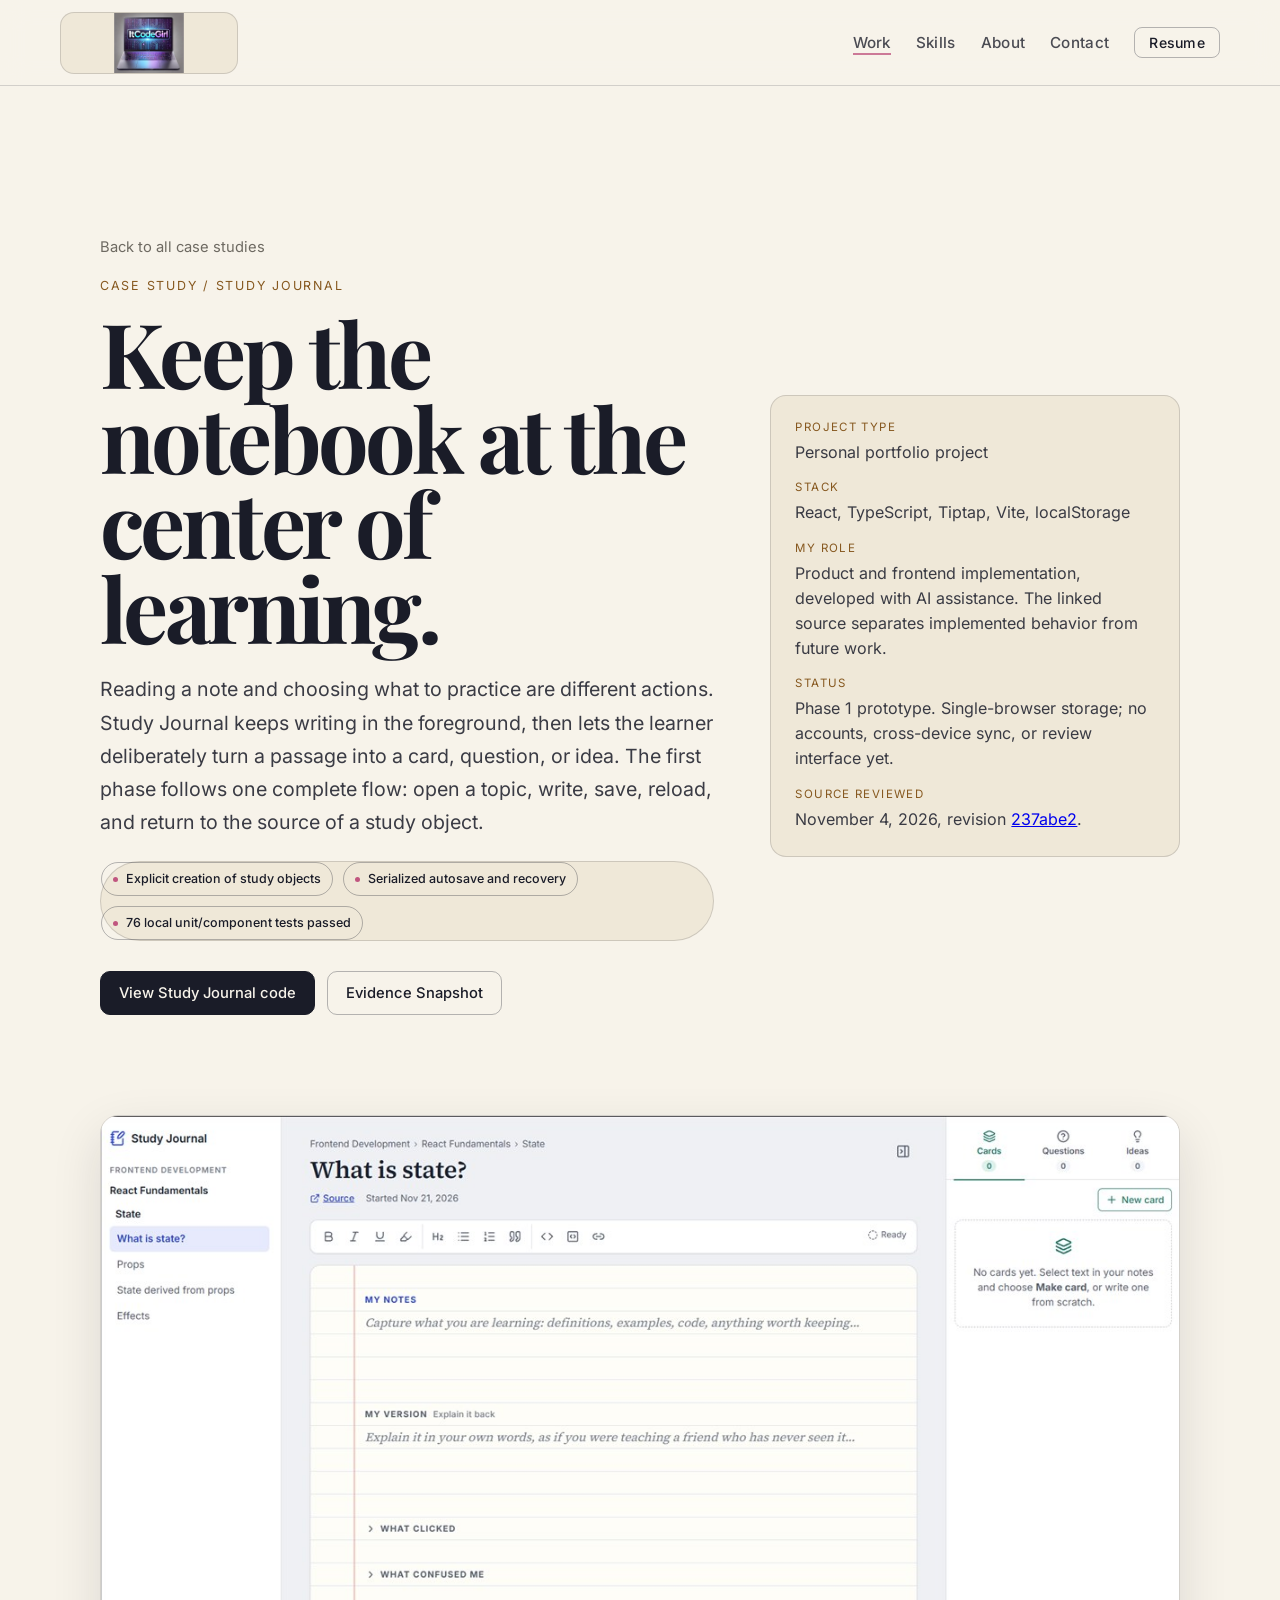
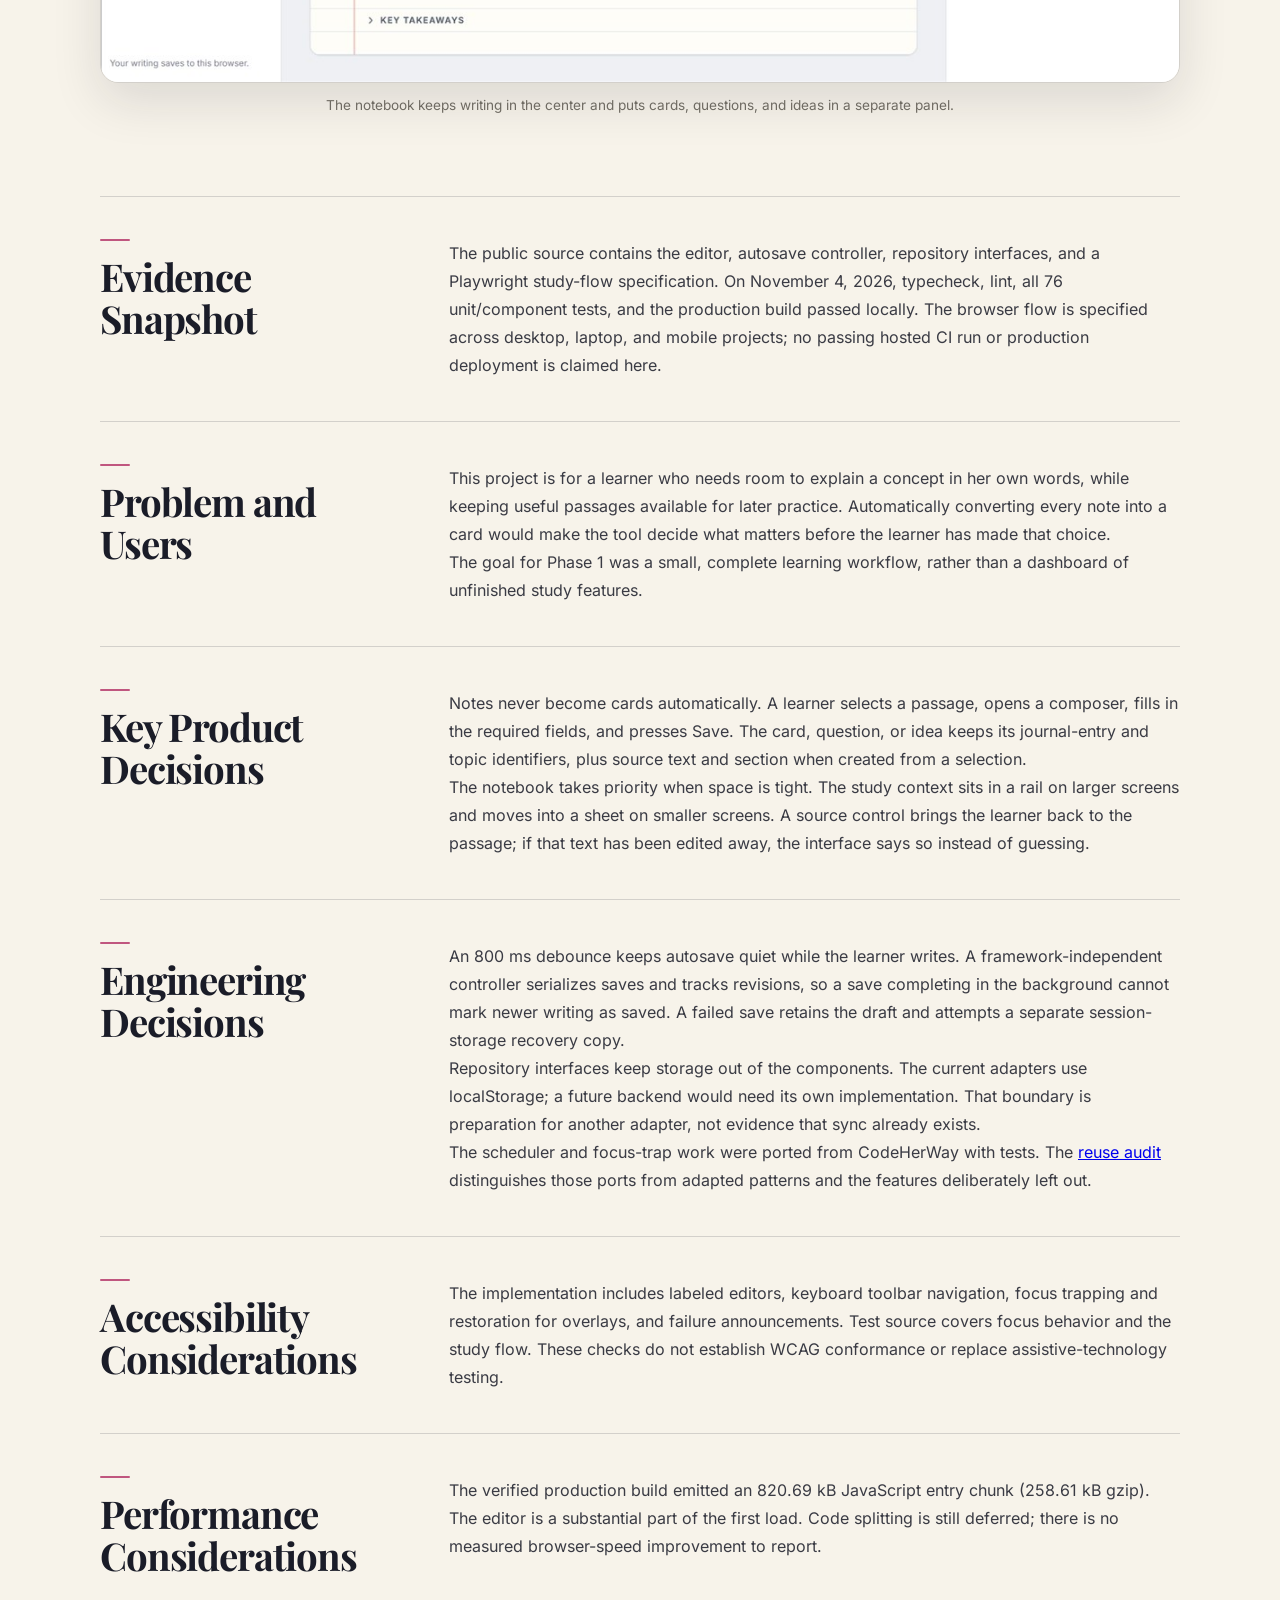
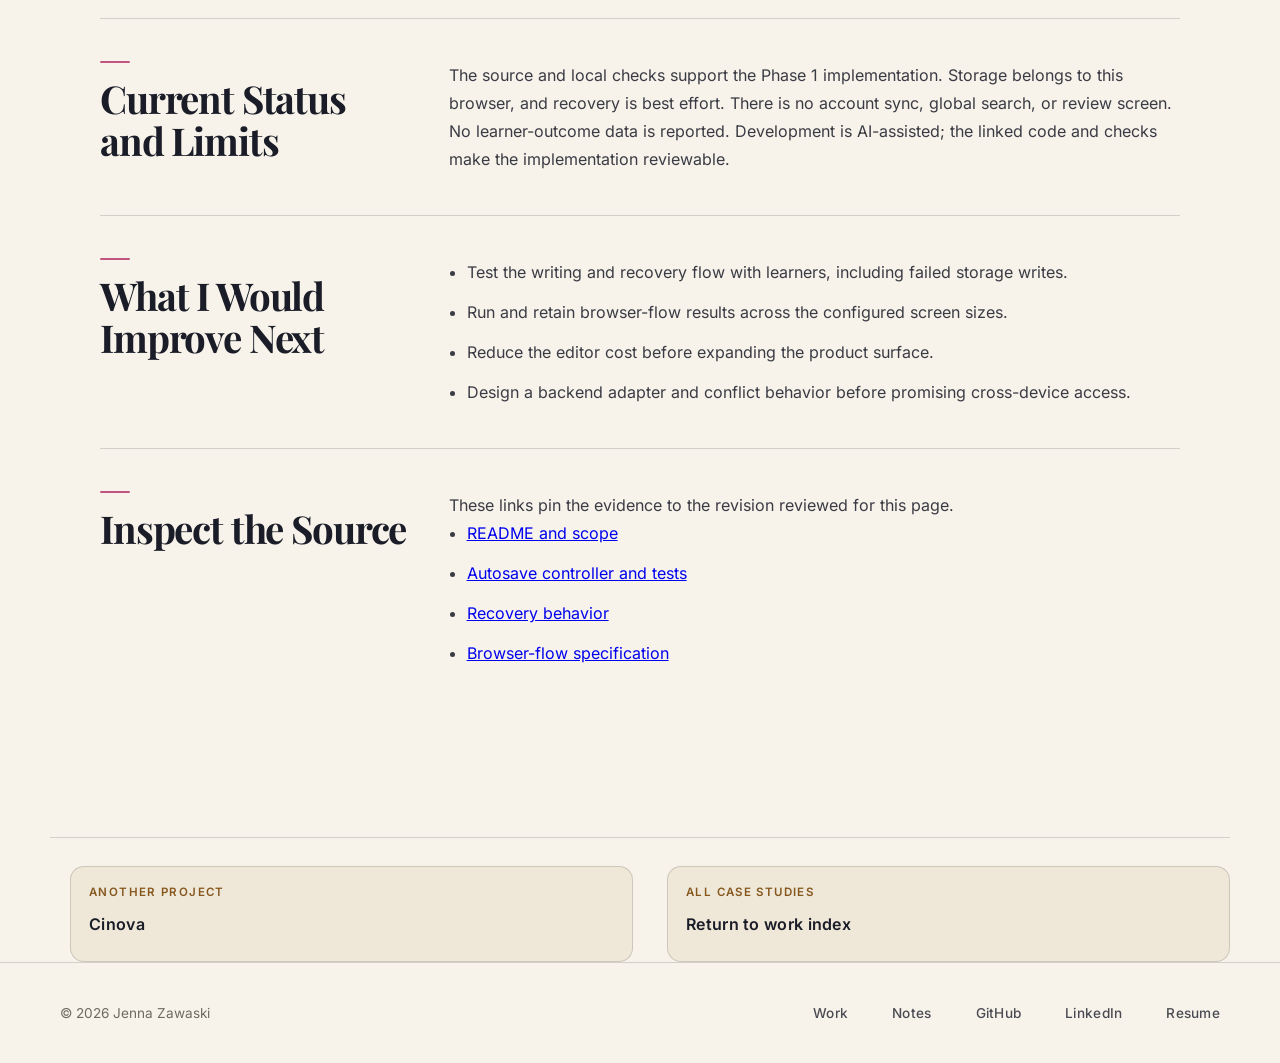
<file: work/study-journal/index.html>
<!DOCTYPE html>
<html lang="en">
<head>
    <meta charset="UTF-8">
    <meta name="viewport" content="width=device-width, initial-scale=1.0, viewport-fit=cover">
    <meta name="description" content="A notebook-centered React study tool with deliberate card creation, linked source passages, visible autosave, and recovery for unsaved writing.">
    <meta name="author" content="Jenna Zawaski">
    <meta name="robots" content="index, follow">
    <link rel="canonical" href="https://itcodegirl.com/work/study-journal/">
    <meta name="theme-color" content="#f7f3ea">
    <link rel="icon" type="image/svg+xml" href="/assets/favicon.svg">
    <meta property="og:type" content="article">
    <meta property="og:title" content="Study Journal: Keep the notebook at the center of learning. | Jenna Zawaski">
    <meta property="og:description" content="A notebook-centered React study tool with deliberate card creation, linked source passages, visible autosave, and recovery for unsaved writing.">
    <meta property="og:url" content="https://itcodegirl.com/work/study-journal/">
    <meta property="og:image" content="https://itcodegirl.com/assets/images/projects/study-journal-notebook.jpg">
    <meta property="og:image:width" content="1200">
    <meta property="og:image:height" content="630">
    <meta property="og:image:alt" content="Study Journal notebook for the React topic What is state?, with note prompts and a side panel for cards, questions, and ideas">
    <meta name="twitter:card" content="summary_large_image">
    <meta name="twitter:image" content="https://itcodegirl.com/assets/images/projects/study-journal-notebook.jpg">
    <title>Study Journal: Keep the notebook at the center of learning. | Jenna Zawaski</title>
    <link rel="preload" href="/assets/fonts/inter-latin-300-600.woff2" as="font" type="font/woff2" crossorigin>
    <link rel="preload" href="/assets/fonts/playfair-display-latin-600-700.woff2" as="font" type="font/woff2" crossorigin>
    <link rel="stylesheet" href="/css/fonts.css">
    <link rel="stylesheet" href="/css/styles.css">
    <link rel="stylesheet" href="/work/work.css">
    <link rel="stylesheet" href="/css/editorial-pages.css">
    <script type="application/ld+json">{"@context": "https://schema.org", "@type": "CreativeWork", "name": "Study Journal: Keep the notebook at the center of learning.", "url": "https://itcodegirl.com/work/study-journal/", "description": "A notebook-centered React study tool with deliberate card creation, linked source passages, visible autosave, and recovery for unsaved writing.", "dateModified": "2026-11-04", "creator": {"@type": "Person", "name": "Jenna Zawaski"}}</script>
</head>
<body>
    <a class="skip-link" href="#main-content">Skip to main content</a>
	<header class="site-header nav-show">
		<div class="nav-inner">
			<a class="logo" href="/" aria-label="ItCodeGirl home">
				<img src="/assets/images/itcodegirl-logo.webp" alt="" width="118" height="46" loading="eager" decoding="async">
			</a>
			<nav class="nav" aria-label="Primary navigation">
				<a href="/work/" class="nav-active" aria-current="page">Work</a>
				<a href="/#skills">Skills</a>
				<a href="/#about">About</a>
				<a href="/#contact">Contact</a>
				<a href="/assets/JennaZawaski-Resume.pdf" class="nav-resume" download aria-label="Download Jenna Zawaski resume PDF">Resume</a>
			</nav>
		</div>
	</header>


    <main id="main-content" class="work-main case-page" tabindex="-1">
        <section class="case-hero" aria-labelledby="case-title">
            <div>
                <a class="back-link" href="/work/">Back to all case studies</a>
                <p class="case-eyebrow">Case study / Study Journal</p>
                <h1 id="case-title">Keep the notebook at the center of learning.</h1>
                <p class="case-summary">Reading a note and choosing what to practice are different actions. Study Journal keeps writing in the foreground, then lets the learner deliberately turn a passage into a card, question, or idea. The first phase follows one complete flow: open a topic, write, save, reload, and return to the source of a study object.</p>
                <ul class="case-proof-strip" aria-label="Implementation evidence">
                    <li>Explicit creation of study objects</li><li>Serialized autosave and recovery</li><li>76 local unit/component tests passed</li>
                </ul>
                <div class="case-links" role="group" aria-label="Project links">
                    <a class="case-link case-link--primary" href="https://github.com/itcodegirl/study-journal" target="_blank" rel="noopener noreferrer">View Study Journal code</a>
                    <a class="case-link" href="#evidence-snapshot">Evidence Snapshot</a>
                </div>
            </div>
            <dl class="case-meta-list" aria-label="Project summary">
                <div><dt>Project type</dt><dd>Personal portfolio project</dd></div>
                <div><dt>Stack</dt><dd>React, TypeScript, Tiptap, Vite, localStorage</dd></div>
                <div><dt>My role</dt><dd>Product and frontend implementation, developed with AI assistance. The linked source separates implemented behavior from future work.</dd></div>
                <div><dt>Status</dt><dd>Phase 1 prototype. Single-browser storage; no accounts, cross-device sync, or review interface yet.</dd></div>
                <div><dt>Source reviewed</dt><dd><time datetime="2026-11-04">November 4, 2026</time>, revision <a href="https://github.com/itcodegirl/study-journal/commit/237abe2421bb63836208e80ef39c824620fa1ac7" target="_blank" rel="noopener noreferrer">237abe2</a>.</dd></div>
            </dl>
        </section>
        <figure class="case-visual case-visual--natural">
            <img src="/assets/images/projects/study-journal-notebook.jpg" srcset="/assets/images/projects/study-journal-notebook-640.jpg 640w, /assets/images/projects/study-journal-notebook-960.jpg 960w, /assets/images/projects/study-journal-notebook.jpg 1200w" sizes="(max-width: 760px) calc(100vw - 40px), (max-width: 1024px) calc(100vw - 80px), 1080px" alt="Study Journal notebook for the React topic What is state?, with note prompts and a side panel for cards, questions, and ideas" width="1200" height="630" loading="eager" decoding="async">
            <figcaption>The notebook keeps writing in the center and puts cards, questions, and ideas in a separate panel.</figcaption>
        </figure>
        <section class="case-content" aria-label="Study Journal case study details">
            <div class="case-section evidence-snapshot" id="evidence-snapshot">
                <h2>Evidence Snapshot</h2>
                <div><p>The public source contains the editor, autosave controller, repository interfaces, and a Playwright study-flow specification. On November 4, 2026, typecheck, lint, all 76 unit/component tests, and the production build passed locally. The browser flow is specified across desktop, laptop, and mobile projects; no passing hosted CI run or production deployment is claimed here.</p></div>
            </div>
            <div class="case-section"><h2>Problem and Users</h2><div><p>This project is for a learner who needs room to explain a concept in her own words, while keeping useful passages available for later practice. Automatically converting every note into a card would make the tool decide what matters before the learner has made that choice.</p><p>The goal for Phase 1 was a small, complete learning workflow, rather than a dashboard of unfinished study features.</p></div></div>
            <div class="case-section"><h2>Key Product Decisions</h2><div><p>Notes never become cards automatically. A learner selects a passage, opens a composer, fills in the required fields, and presses Save. The card, question, or idea keeps its journal-entry and topic identifiers, plus source text and section when created from a selection.</p><p>The notebook takes priority when space is tight. The study context sits in a rail on larger screens and moves into a sheet on smaller screens. A source control brings the learner back to the passage; if that text has been edited away, the interface says so instead of guessing.</p></div></div>
            <div class="case-section"><h2>Engineering Decisions</h2><div><p>An 800 ms debounce keeps autosave quiet while the learner writes. A framework-independent controller serializes saves and tracks revisions, so a save completing in the background cannot mark newer writing as saved. A failed save retains the draft and attempts a separate session-storage recovery copy.</p><p>Repository interfaces keep storage out of the components. The current adapters use localStorage; a future backend would need its own implementation. That boundary is preparation for another adapter, not evidence that sync already exists.</p><p>The scheduler and focus-trap work were ported from CodeHerWay with tests. The <a href="https://github.com/itcodegirl/study-journal/blob/237abe2421bb63836208e80ef39c824620fa1ac7/docs/CODEHERWAY-REUSE-AUDIT.md" target="_blank" rel="noopener noreferrer">reuse audit</a> distinguishes those ports from adapted patterns and the features deliberately left out.</p></div></div>
            <div class="case-section"><h2>Accessibility Considerations</h2><div><p>The implementation includes labeled editors, keyboard toolbar navigation, focus trapping and restoration for overlays, and failure announcements. Test source covers focus behavior and the study flow. These checks do not establish WCAG conformance or replace assistive-technology testing.</p></div></div>
            <div class="case-section"><h2>Performance Considerations</h2><div><p>The verified production build emitted an 820.69 kB JavaScript entry chunk (258.61 kB gzip). The editor is a substantial part of the first load. Code splitting is still deferred; there is no measured browser-speed improvement to report.</p></div></div>
            <div class="case-section"><h2>Current Status and Limits</h2><div><p>The source and local checks support the Phase 1 implementation. Storage belongs to this browser, and recovery is best effort. There is no account sync, global search, or review screen. No learner-outcome data is reported. Development is AI-assisted; the linked code and checks make the implementation reviewable.</p></div></div>
            <div class="case-section"><h2>What I Would Improve Next</h2><div><ul><li>Test the writing and recovery flow with learners, including failed storage writes.</li><li>Run and retain browser-flow results across the configured screen sizes.</li><li>Reduce the editor cost before expanding the product surface.</li><li>Design a backend adapter and conflict behavior before promising cross-device access.</li></ul></div></div>
            <div class="case-section"><h2>Inspect the Source</h2><div><p>These links pin the evidence to the revision reviewed for this page.</p><ul><li><a href="https://github.com/itcodegirl/study-journal/blob/237abe2421bb63836208e80ef39c824620fa1ac7/README.md" target="_blank" rel="noopener noreferrer">README and scope</a></li><li><a href="https://github.com/itcodegirl/study-journal/blob/237abe2421bb63836208e80ef39c824620fa1ac7/src/features/journal/autosave/autosaveController.test.ts" target="_blank" rel="noopener noreferrer">Autosave controller and tests</a></li><li><a href="https://github.com/itcodegirl/study-journal/blob/237abe2421bb63836208e80ef39c824620fa1ac7/src/features/journal/data/journalRecovery.ts" target="_blank" rel="noopener noreferrer">Recovery behavior</a></li><li><a href="https://github.com/itcodegirl/study-journal/blob/237abe2421bb63836208e80ef39c824620fa1ac7/tests/e2e/study-journal.spec.ts" target="_blank" rel="noopener noreferrer">Browser-flow specification</a></li></ul></div></div>
        </section>
        <nav class="case-study-nav" aria-label="More case studies">
            <a href="/work/cinova/" class="case-study-nav-link"><span>Another project</span><strong>Cinova</strong></a>
            <a href="/work/" class="case-study-nav-link"><span>All case studies</span><strong>Return to work index</strong></a>
        </nav>
    </main>
	<footer class="site-footer">
		<div class="footer-inner">
			<p class="footer-copy">© 2026 Jenna Zawaski</p>
			<nav class="footer-links" aria-label="Footer navigation">
				<a href="/work/">Work</a>
				<a href="/notes/">Notes</a>
				<a href="https://github.com/itcodegirl" target="_blank" rel="noopener noreferrer">GitHub</a>
				<a href="https://www.linkedin.com/in/jennazawaski" target="_blank" rel="noopener noreferrer">LinkedIn</a>
				<a href="/assets/JennaZawaski-Resume.pdf" download>Resume</a>
			</nav>
		</div>
	</footer>
</body>

</html>
</file>
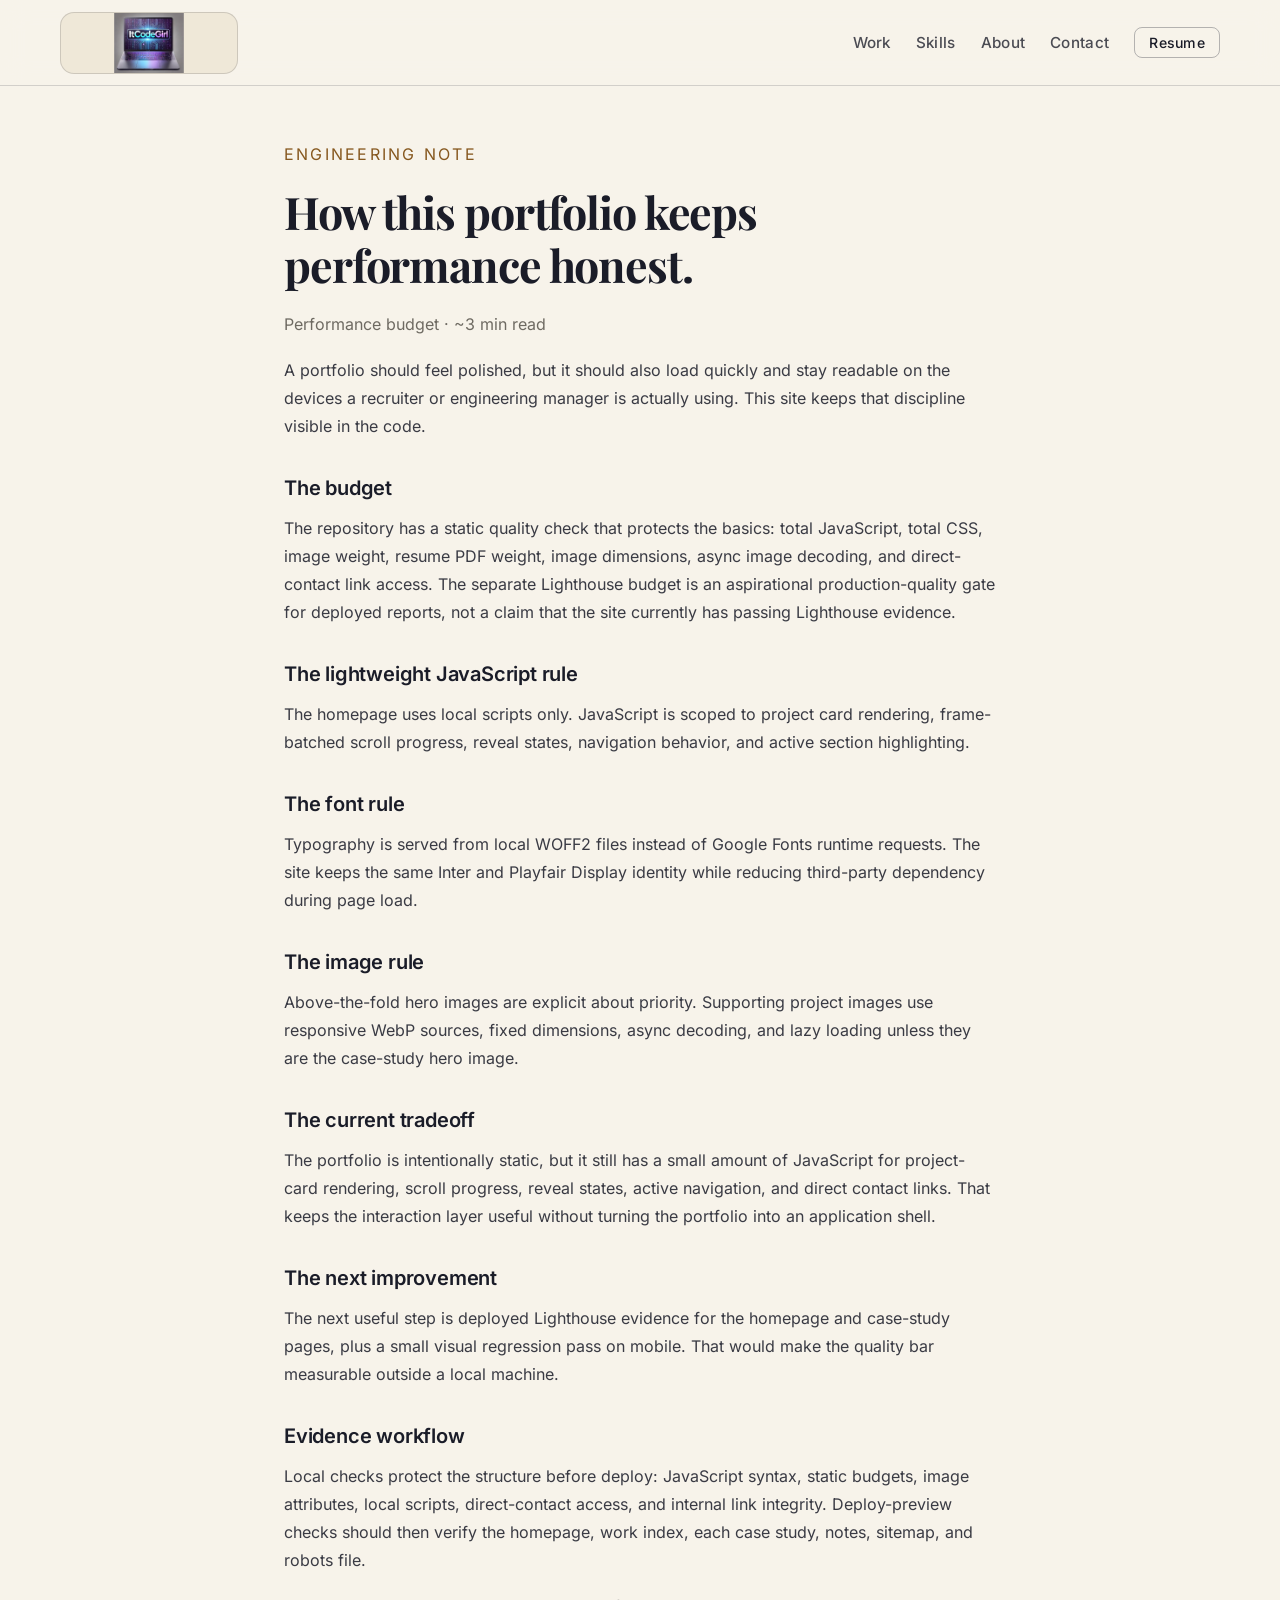
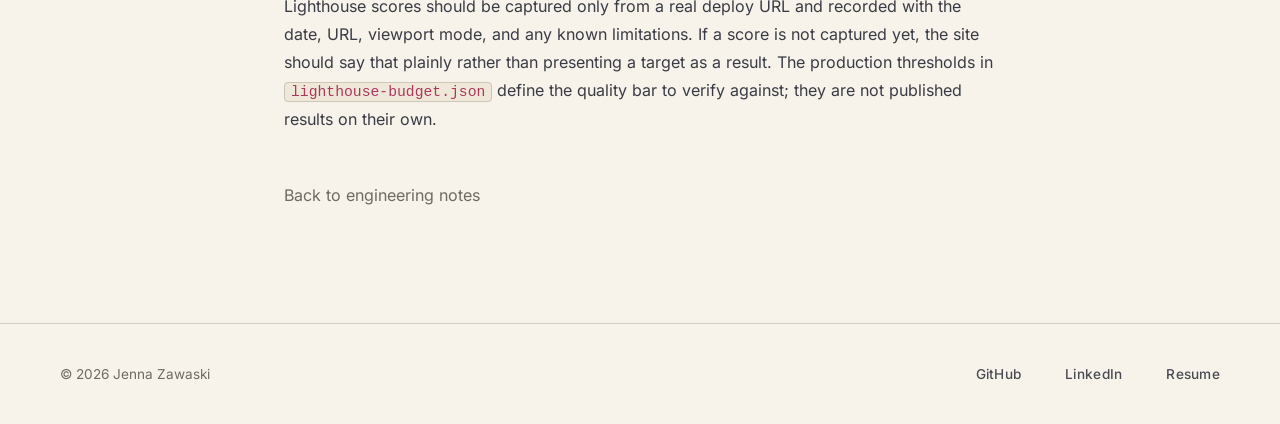
<file: notes/site-performance.html>
<!DOCTYPE html>
<html lang="en">

<head>
	<meta charset="UTF-8">
	<meta name="viewport" content="width=device-width, initial-scale=1.0, viewport-fit=cover">
	<meta name="description"
		content="How this portfolio keeps performance and accessibility honest with static budgets, local scripts, and lightweight quality checks.">
	<meta name="author" content="Jenna Zawaski">
	<meta name="robots" content="index, follow">
	<link rel="canonical" href="https://itcodegirl.com/notes/site-performance.html">
	<meta name="theme-color" content="#f7f3ea">
	<link rel="icon" type="image/svg+xml" href="../assets/favicon.svg">

	<meta property="og:type" content="article">
	<meta property="og:title" content="How this portfolio keeps performance honest | Jenna Zawaski">
	<meta property="og:description" content="How this portfolio keeps performance and accessibility honest with static budgets, local scripts, and lightweight quality checks.">
	<meta property="og:url" content="https://itcodegirl.com/notes/site-performance.html">
	<meta property="og:image" content="https://itcodegirl.com/assets/images/social-portfolio.jpg">
	<meta property="og:image:width" content="1200">
	<meta property="og:image:height" content="630">
	<meta property="og:image:alt" content="Jenna Zawaski, frontend and AI implementation portfolio">
	<meta name="twitter:card" content="summary_large_image">
	<meta name="twitter:title" content="How this portfolio keeps performance honest | Jenna Zawaski">
	<meta name="twitter:description" content="How this portfolio keeps performance and accessibility honest with static budgets, local scripts, and lightweight quality checks.">
	<meta name="twitter:image" content="https://itcodegirl.com/assets/images/social-portfolio.jpg">
	<meta name="twitter:image:alt" content="Jenna Zawaski, frontend and AI implementation portfolio">

	<title>How this portfolio keeps performance honest | Jenna Zawaski</title>

	<link rel="preload" href="../assets/fonts/inter-latin-300-600.woff2" as="font" type="font/woff2" crossorigin>
	<link rel="preload" href="../assets/fonts/playfair-display-latin-600-700.woff2" as="font" type="font/woff2" crossorigin>

	<link rel="stylesheet" href="../css/fonts.css">
	<link rel="stylesheet" href="../css/styles.css">
	<link rel="stylesheet" href="./notes.css">
	<link rel="stylesheet" href="../css/editorial-pages.css">
</head>

<body class="notes-body">
	<a class="skip-link" href="#main-content">Skip to main content</a>

	<header class="site-header nav-show">
		<div class="nav-inner">
			<a class="logo" href="../" aria-label="ItCodeGirl home">
				<img src="../assets/images/itcodegirl-logo.webp" alt="" width="118" height="46" loading="eager" decoding="async">
			</a>
			<nav class="nav" aria-label="Primary navigation">
				<a href="../#work">Work</a>
				<a href="../#skills">Skills</a>
				<a href="../#about">About</a>
				<a href="../#contact">Contact</a>
				<a href="../assets/JennaZawaski-Resume.pdf" class="nav-resume" download
					aria-label="Download Jenna Zawaski resume PDF">Resume</a>
			</nav>
		</div>
	</header>

	<main id="main-content" tabindex="-1" class="notes-main">
		<article class="note-article">
			<p class="notes-eyebrow">Engineering note</p>
			<h1>How this portfolio keeps performance honest.</h1>
			<p class="note-meta">Performance budget · ~3 min read</p>

			<p>
				A portfolio should feel polished, but it should also load quickly and
				stay readable on the devices a recruiter or engineering manager is
				actually using. This site keeps that discipline visible in the code.
			</p>

			<h2>The budget</h2>
			<p>
				The repository has a static quality check that protects the basics:
				total JavaScript, total CSS, image weight, resume PDF weight, image
				dimensions, async image decoding, and direct-contact link access.
				The separate Lighthouse budget is an aspirational production-quality
				gate for deployed reports, not a claim that the site currently has
				passing Lighthouse evidence.
			</p>

			<h2>The lightweight JavaScript rule</h2>
			<p>
				The homepage uses local scripts only. JavaScript is scoped to project
				card rendering, frame-batched scroll progress, reveal
				states, navigation behavior, and active section highlighting.
			</p>

			<h2>The font rule</h2>
			<p>
				Typography is served from local WOFF2 files instead of Google Fonts
				runtime requests. The site keeps the same Inter and Playfair Display
				identity while reducing third-party dependency during page load.
			</p>

			<h2>The image rule</h2>
			<p>
				Above-the-fold hero images are explicit about priority. Supporting
				project images use responsive WebP sources, fixed dimensions, async
				decoding, and lazy loading unless they are the case-study hero image.
			</p>

			<h2>The current tradeoff</h2>
			<p>
				The portfolio is intentionally static, but it still has a small amount
				of JavaScript for project-card rendering, scroll progress, reveal
				states, active navigation, and direct contact links.
				That keeps the interaction layer useful without turning the portfolio
				into an application shell.
			</p>

			<h2>The next improvement</h2>
			<p>
				The next useful step is deployed Lighthouse evidence for the homepage
				and case-study pages, plus a small visual regression pass on mobile.
				That would make the quality bar measurable outside a local machine.
			</p>

			<h2>Evidence workflow</h2>
			<p>
				Local checks protect the structure before deploy: JavaScript syntax,
				static budgets, image attributes, local scripts, direct-contact
				access, and internal link integrity. Deploy-preview checks
				should then verify the
				homepage, work index, each case study, notes, sitemap, and robots file.
			</p>
			<p>
				Lighthouse scores should be captured only from a real deploy URL and
				recorded with the date, URL, viewport mode, and any known limitations.
				If a score is not captured yet, the site should say that plainly rather
				than presenting a target as a result. The production thresholds in
				<code>lighthouse-budget.json</code> define the quality bar to verify
				against; they are not published results on their own.
			</p>

			<p class="notes-back">
				<a href="./">Back to engineering notes</a>
			</p>
		</article>
	</main>

	<footer class="site-footer">
		<div class="footer-inner">
			<p class="footer-copy">© 2026 Jenna Zawaski</p>
			<nav class="footer-links" aria-label="Footer navigation">
				<a href="https://github.com/itcodegirl" target="_blank" rel="noopener noreferrer">GitHub</a>
				<a href="https://www.linkedin.com/in/jennazawaski" target="_blank" rel="noopener noreferrer">LinkedIn</a>
				<a href="../assets/JennaZawaski-Resume.pdf" download>Resume</a>
			</nav>
		</div>
	</footer>
</body>

</html>
</file>
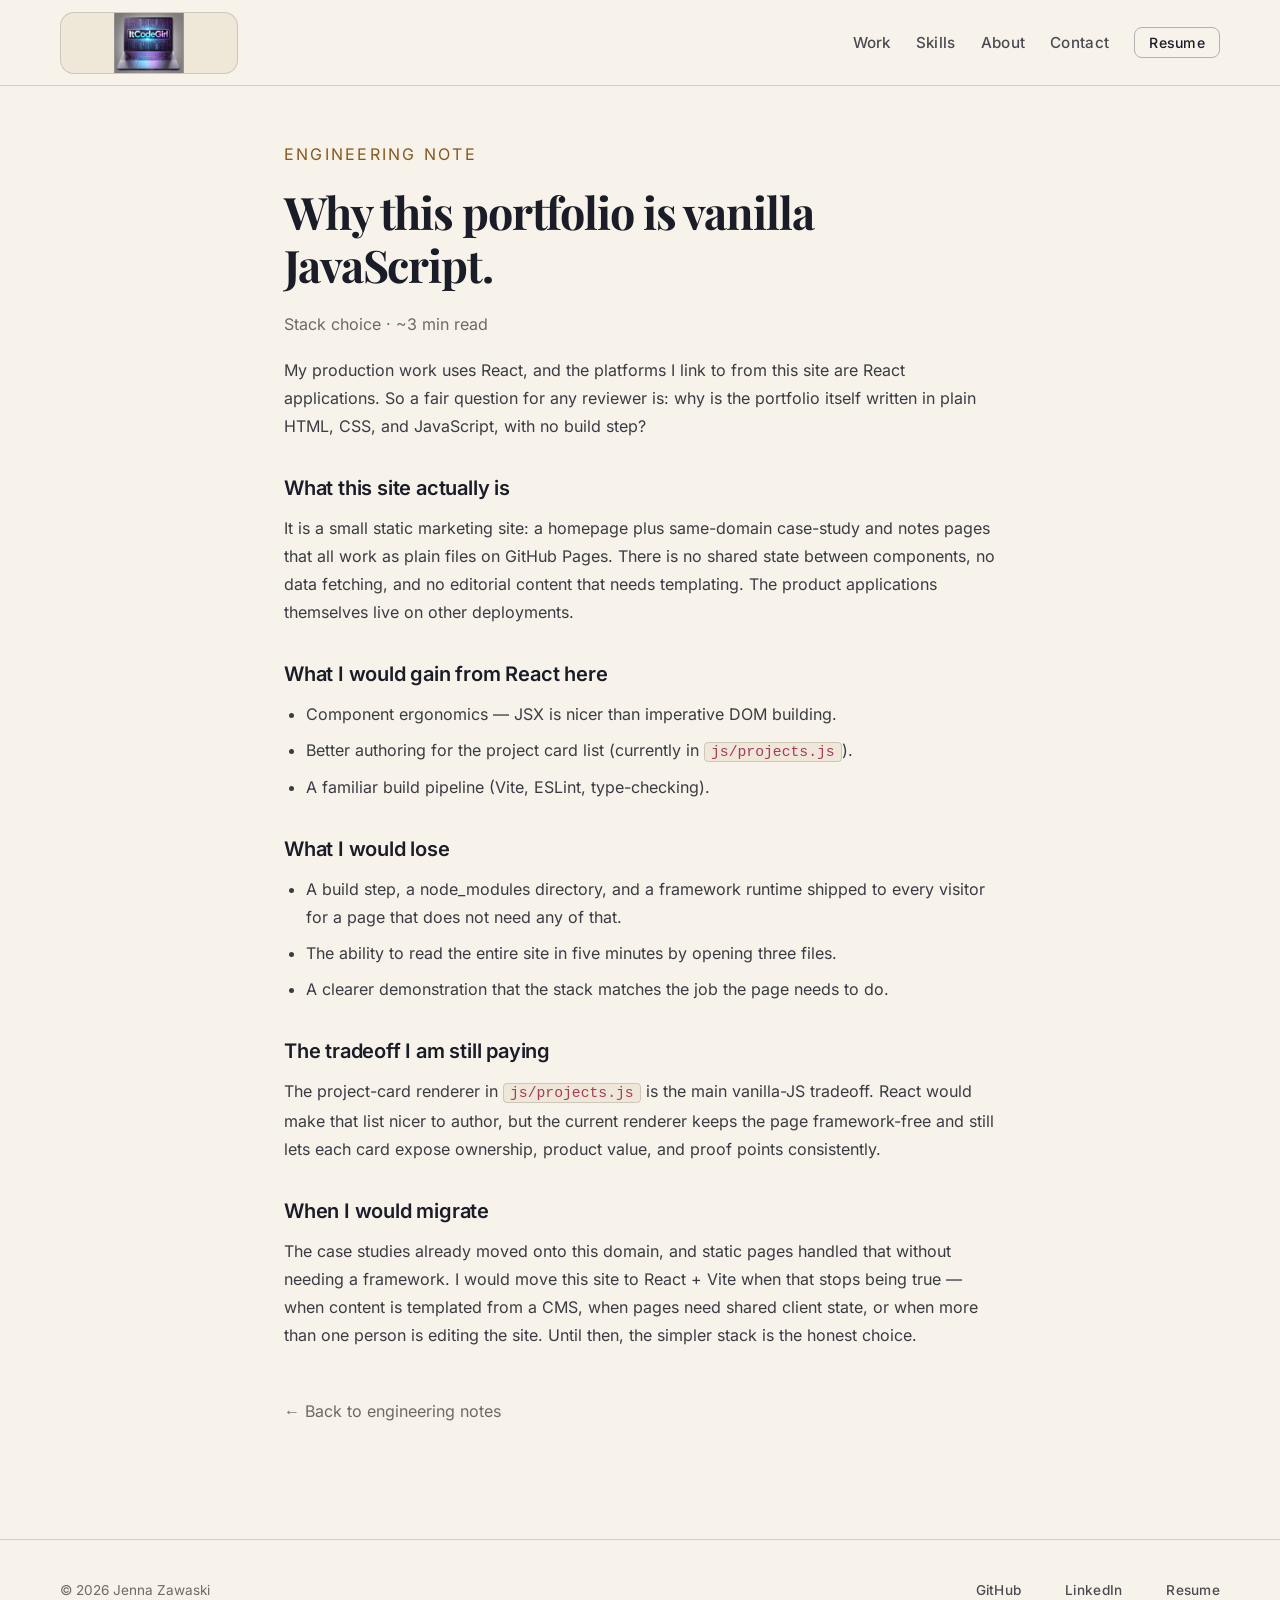
<file: notes/why-vanilla.html>
<!DOCTYPE html>
<html lang="en">

<head>
	<meta charset="UTF-8">
	<meta name="viewport" content="width=device-width, initial-scale=1.0, viewport-fit=cover">
	<meta name="description"
		content="Why this portfolio is built with vanilla HTML, CSS, and JavaScript instead of React — a short engineering note by Jenna Zawaski.">
	<meta name="author" content="Jenna Zawaski">
	<meta name="robots" content="index, follow">
	<link rel="canonical" href="https://itcodegirl.com/notes/why-vanilla.html">
	<meta name="theme-color" content="#f7f3ea">
	<link rel="icon" type="image/svg+xml" href="../assets/favicon.svg">

	<meta property="og:type" content="article">
	<meta property="og:title" content="Why this portfolio is vanilla JavaScript | Jenna Zawaski">
	<meta property="og:description" content="Why this portfolio is built with vanilla HTML, CSS, and JavaScript instead of React — a short engineering note by Jenna Zawaski.">
	<meta property="og:url" content="https://itcodegirl.com/notes/why-vanilla.html">
	<meta property="og:image" content="https://itcodegirl.com/assets/images/social-portfolio.jpg">
	<meta property="og:image:width" content="1200">
	<meta property="og:image:height" content="630">
	<meta property="og:image:alt" content="Jenna Zawaski, frontend and AI implementation portfolio">
	<meta name="twitter:card" content="summary_large_image">
	<meta name="twitter:title" content="Why this portfolio is vanilla JavaScript | Jenna Zawaski">
	<meta name="twitter:description" content="Why this portfolio is built with vanilla HTML, CSS, and JavaScript instead of React — a short engineering note by Jenna Zawaski.">
	<meta name="twitter:image" content="https://itcodegirl.com/assets/images/social-portfolio.jpg">
	<meta name="twitter:image:alt" content="Jenna Zawaski, frontend and AI implementation portfolio">

	<title>Why this portfolio is vanilla JavaScript | Jenna Zawaski</title>

	<link rel="preload" href="../assets/fonts/inter-latin-300-600.woff2" as="font" type="font/woff2" crossorigin>
	<link rel="preload" href="../assets/fonts/playfair-display-latin-600-700.woff2" as="font" type="font/woff2" crossorigin>

	<link rel="stylesheet" href="../css/fonts.css">
	<link rel="stylesheet" href="../css/styles.css">
	<link rel="stylesheet" href="./notes.css">
	<link rel="stylesheet" href="../css/editorial-pages.css">
</head>

<body class="notes-body">
	<a class="skip-link" href="#main-content">Skip to main content</a>

	<header class="site-header nav-show">
		<div class="nav-inner">
			<a class="logo" href="../" aria-label="ItCodeGirl home">
				<img src="../assets/images/itcodegirl-logo.webp" alt="" width="118" height="46" loading="eager" decoding="async">
			</a>
			<nav class="nav" aria-label="Primary navigation">
				<a href="../#work">Work</a>
				<a href="../#skills">Skills</a>
				<a href="../#about">About</a>
				<a href="../#contact">Contact</a>
				<a href="../assets/JennaZawaski-Resume.pdf" class="nav-resume" download
					aria-label="Download Jenna Zawaski resume PDF">Resume</a>
			</nav>
		</div>
	</header>

	<main id="main-content" tabindex="-1" class="notes-main">
		<article class="note-article">
			<p class="notes-eyebrow">Engineering note</p>
			<h1>Why this portfolio is vanilla JavaScript.</h1>
			<p class="note-meta">Stack choice · ~3 min read</p>

			<p>
				My production work uses React, and the platforms I link to from this
				site are React applications. So a fair question for any reviewer is:
				why is the portfolio itself written in plain HTML, CSS, and JavaScript,
				with no build step?
			</p>

			<h2>What this site actually is</h2>
			<p>
				It is a small static marketing site: a homepage plus same-domain
				case-study and notes pages that all work as plain files on GitHub
				Pages. There is no shared state between components, no data
				fetching, and no editorial content that needs templating. The
				product applications themselves live on other deployments.
			</p>

			<h2>What I would gain from React here</h2>
			<ul>
				<li>Component ergonomics — JSX is nicer than imperative DOM building.</li>
				<li>Better authoring for the project card list (currently in
					<code>js/projects.js</code>).</li>
				<li>A familiar build pipeline (Vite, ESLint, type-checking).</li>
			</ul>

			<h2>What I would lose</h2>
			<ul>
				<li>A build step, a node_modules directory, and a framework runtime
					shipped to every visitor for a page that does not need any of that.</li>
				<li>The ability to read the entire site in five minutes by opening
					three files.</li>
				<li>A clearer demonstration that the stack matches the job the page
					needs to do.</li>
			</ul>

			<h2>The tradeoff I am still paying</h2>
			<p>
				The project-card renderer in <code>js/projects.js</code> is the main
				vanilla-JS tradeoff. React would make that list nicer to author, but
				the current renderer keeps the page framework-free and still lets each
				card expose ownership, product value, and proof points consistently.
			</p>

			<h2>When I would migrate</h2>
			<p>
				The case studies already moved onto this domain, and static pages
				handled that without needing a framework. I would move this site to
				React + Vite when that stops being true — when content is templated
				from a CMS, when pages need shared client state, or when more than
				one person is editing the site. Until then, the simpler stack is the
				honest choice.
			</p>

			<p class="notes-back">
				<a href="./">← Back to engineering notes</a>
			</p>
		</article>
	</main>

	<footer class="site-footer">
		<div class="footer-inner">
			<p class="footer-copy">© 2026 Jenna Zawaski</p>
			<nav class="footer-links" aria-label="Footer navigation">
				<a href="https://github.com/itcodegirl" target="_blank" rel="noopener noreferrer">GitHub</a>
				<a href="https://www.linkedin.com/in/jennazawaski" target="_blank" rel="noopener noreferrer">LinkedIn</a>
				<a href="../assets/JennaZawaski-Resume.pdf" download>Resume</a>
			</nav>
		</div>
	</footer>
</body>

</html>
</file>
<file: css/fonts.css>
@font-face {
	font-family: 'Inter';
	font-style: normal;
	font-weight: 300 600;
	font-display: swap;
	src: url('../assets/fonts/inter-latin-300-600.woff2') format('woff2');
	unicode-range: U+0000-00FF, U+0131, U+0152-0153, U+02BB-02BC, U+02C6, U+02DA, U+02DC,
		U+0304, U+0308, U+0329, U+2000-206F, U+20AC, U+2122, U+2191, U+2193, U+2212,
		U+2215, U+FEFF, U+FFFD;
}

@font-face {
	font-family: 'Playfair Display';
	font-style: normal;
	font-weight: 600 700;
	font-display: swap;
	src: url('../assets/fonts/playfair-display-latin-600-700.woff2') format('woff2');
	unicode-range: U+0000-00FF, U+0131, U+0152-0153, U+02BB-02BC, U+02C6, U+02DA, U+02DC,
		U+0304, U+0308, U+0329, U+2000-206F, U+20AC, U+2122, U+2191, U+2193, U+2212,
		U+2215, U+FEFF, U+FFFD;
}
</file>
<file: css/styles.css>
/* =============================================================
   Design tokens
   ----------------------------------------------------------------
   One primary accent (purple). Hover and active states are
   intentionally distinct: hover = soft glow, active = solid
   accent + underline. Surfaces and text levels are exposed as
   tokens so future work can adjust the palette in one place.
   ============================================================= */
:root {
	--header-height: 86px;
	--hero-header-gap: 40px;

	/* Brand */
	--accent: #c084fc;
	--accent-rgb: 192, 132, 252;
	--accent-deep-rgb: 168, 85, 247;
	--accent-soft: rgba(var(--accent-rgb), 0.12);
	--accent-strong: rgba(var(--accent-rgb), 0.5);

	/* Status */
	--success: #4ade80;
	--success-rgb: 74, 222, 128;
	--danger: #f87171;
	--danger-rgb: 248, 113, 113;

	/* Background */
	--bg-base: #0e0e12;
	--bg-elevated: rgba(20, 20, 25, 0.95);

	/* Surfaces */
	--surface-1: rgba(255, 255, 255, 0.03);
	--surface-2: rgba(255, 255, 255, 0.06);
	--surface-3: rgba(255, 255, 255, 0.1);

	/* Borders */
	--border-subtle: rgba(255, 255, 255, 0.1);
	--border-strong: rgba(255, 255, 255, 0.2);

	/* Text */
	--text-primary: #ffffff;
	--text-secondary: rgba(255, 255, 255, 0.72);
	--text-muted: rgba(255, 255, 255, 0.55);

	/* Focus */
	--focus-ring: var(--accent);
}

* {
	margin: 0;
	padding: 0;
	box-sizing: border-box;
}

html,
body {
	scroll-behavior: smooth;
}

body {
	background: var(--bg-base);
	color: var(--text-primary);
	font-family: 'Inter', sans-serif;
	overflow-x: hidden;
}

.skip-link {
	position: fixed;
	top: 16px;
	left: 16px;
	z-index: 10000;
	padding: 10px 14px;
	border-radius: 10px;
	background: #ffffff;
	color: #0e0e12;
	font-weight: 700;
	text-decoration: none;
	transform: translateY(-150%);
	transition: transform 0.2s ease;
}

.skip-link:focus-visible {
	transform: translateY(0);
}

/* Programmatic focus from the skip link — keep a visible indicator */
#main-content:focus-visible {
	outline: 2px solid var(--focus-ring);
	outline-offset: 4px;
	border-radius: 8px;
}

.site-header {
	position: fixed;
	top: 0;
	width: 100%;
	height: var(--header-height);
	padding: 12px 60px;
	padding-left: max(60px, env(safe-area-inset-left));
	padding-right: max(60px, env(safe-area-inset-right));
	backdrop-filter: blur(14px);
	background: rgba(10, 10, 14, 0.45);
	border-bottom: 1px solid rgba(255, 255, 255, 0.06);
	z-index: 50;
	transition: transform 0.35s ease;
}

.site-header.nav-hidden {
	transform: translateY(-100%);
}

.site-header:focus-within {
	transform: translateY(0);
}

/* Active is intentionally distinct from hover: white text plus a
   small accent underline so users know which section they are in. */
nav a.nav-active {
	opacity: 1;
	color: var(--text-primary);
	text-shadow: none;
	box-shadow: inset 0 -2px 0 var(--accent);
}

.nav-inner {
	max-width: 1200px;
	margin: auto;
	height: 100%;
	display: flex;
	justify-content: space-between;
	align-items: center;
}

.site-header .logo {
	display: inline-flex;
	align-items: center;
	justify-content: center;
	width: 178px;
	height: 62px;
	border: 1px solid rgba(255, 255, 255, 0.16);
	border-radius: 14px;
	overflow: hidden;
	background: rgba(255, 255, 255, 0.05);
	box-shadow: 0 10px 28px rgba(0, 0, 0, 0.28);
	transition: border-color 0.2s ease, box-shadow 0.2s ease, transform 0.2s ease;
	flex: 0 0 auto;
}

.site-header .logo > img {
	width: 100%;
	height: 100%;
	max-width: 100%;
	max-height: 100%;
	display: block;
	object-fit: contain;
	object-position: center;
	transform: scale(1.16);
}

.site-header .logo:hover,
.site-header .logo:focus-visible {
	border-color: rgba(192, 132, 252, 0.5);
	box-shadow: 0 12px 32px rgba(0, 0, 0, 0.34), 0 0 18px rgba(192, 132, 252, 0.16);
	transform: translateY(-1px);
}

nav a {
	margin-left: 20px;
	color: white;
	opacity: 0.8;
	text-decoration: none;
	font-weight: 500;
	transition: opacity 0.2s ease, text-shadow 0.2s ease;
	font-size: 0.95rem;
	letter-spacing: 0.02em;
}



nav a:hover {
	opacity: 1;
	text-shadow: 0 0 12px rgba(var(--accent-rgb), 0.4);
}

nav a:focus-visible {
	opacity: 1;
	text-shadow: 0 0 12px rgba(192, 132, 252, 0.4);
}

.nav-resume {
	padding: 6px 14px;
	border: 1px solid rgba(192, 132, 252, 0.45);
	border-radius: 8px;
	color: #c084fc !important;
	opacity: 1 !important;
	font-size: 0.88rem !important;
	transition: background 0.2s ease, border-color 0.2s ease, box-shadow 0.2s ease !important;
}

.nav-resume:hover {
	background: rgba(192, 132, 252, 0.1);
	border-color: rgba(192, 132, 252, 0.7);
	box-shadow: 0 0 16px rgba(192, 132, 252, 0.2);
	text-shadow: none !important;
}

.contact-link--resume {
	border-color: rgba(192, 132, 252, 0.45);
	color: #c084fc;
}

section {
	padding: 100px 60px;
	max-width: 1200px;
	margin: auto;
	position: relative;
	z-index: 2;
	scroll-margin-top: 100px;
}

main {
	padding-left: env(safe-area-inset-left);
	padding-right: env(safe-area-inset-right);
}

section h2 {
	letter-spacing: -0.03em;
	line-height: 1;
}


section:first-of-type {
	padding-top: calc(var(--header-height) + var(--hero-header-gap));
	/* hero breathing room */
}

.work {
	padding-top: 80px;
	/* tighter after hero */
}

.work h2 {
	margin-bottom: 20px;
}

.work-grid {
	margin-top: 40px;
}

.mobile-trust-snapshot {
	display: none;
}

.mobile-trust-eyebrow,
.contact-eyebrow {
	letter-spacing: 0.16em;
	text-transform: uppercase;
}

.mobile-trust-chips,
.mobile-trust-links {
	display: flex;
	flex-wrap: wrap;
	list-style: none;
}

.mobile-trust-links a {
	display: inline-flex;
	align-items: center;
	justify-content: center;
	min-height: 44px;
	text-decoration: none;
}

.product-quality {
	padding-top: 70px;
	padding-bottom: 70px;
}

.quality-intro {
	max-width: 760px;
	color: rgba(255, 255, 255, 0.74);
	font-size: 1rem;
	line-height: 1.75;
	margin: 0 0 34px;
}

.quality-grid {
	display: grid;
	grid-template-columns: repeat(4, minmax(0, 1fr));
	gap: 18px;
}

.quality-card {
	min-height: 245px;
	padding: 26px;
	border: 1px solid var(--border-subtle);
	border-radius: 16px;
	background:
		linear-gradient(180deg, rgba(255, 255, 255, 0.055), rgba(255, 255, 255, 0.025)),
		var(--surface-1);
	transition: background 0.3s ease, border-color 0.3s ease, transform 0.3s ease;
}

.quality-card:hover {
	background: rgba(255, 255, 255, 0.065);
	border-color: rgba(255, 255, 255, 0.18);
	transform: translateY(-4px);
}

.quality-number {
	display: inline-flex;
	margin-bottom: 28px;
	font-family: 'Courier New', monospace;
	font-size: 0.82rem;
	font-weight: 700;
	color: rgba(192, 132, 252, 0.86);
}

.quality-card h3 {
	margin: 0 0 14px;
	font-size: 1.06rem;
	letter-spacing: -0.01em;
}

.quality-card p {
	margin: 0;
	color: rgba(255, 255, 255, 0.7);
	font-size: 0.92rem;
	line-height: 1.65;
}

.evidence,
.review-path {
	padding-top: 72px;
	padding-bottom: 72px;
	border-top: 1px solid rgba(255, 255, 255, 0.08);
}

.evidence-intro,
.review-path-copy p {
	max-width: 720px;
	color: rgba(255, 255, 255, 0.68);
	font-size: 0.98rem;
	line-height: 1.7;
}

.evidence-grid {
	display: grid;
	grid-template-columns: repeat(4, minmax(0, 1fr));
	gap: 18px;
	margin-top: 42px;
}

.evidence-card {
	display: grid;
	gap: 12px;
	padding: 22px;
	border: 1px solid rgba(255, 255, 255, 0.1);
	border-radius: 14px;
	background: rgba(255, 255, 255, 0.04);
}

.evidence-card h3 {
	font-size: 1rem;
	line-height: 1.3;
	color: rgba(255, 255, 255, 0.92);
}

.evidence-card p {
	color: rgba(255, 255, 255, 0.68);
	font-size: 0.9rem;
	line-height: 1.65;
}

.review-path {
	display: grid;
	grid-template-columns: minmax(0, 0.8fr) minmax(280px, 1fr);
	gap: 44px;
	align-items: start;
}

.review-steps {
	display: grid;
	gap: 12px;
	margin: 4px 0 0;
	padding-left: 1.3rem;
}

.review-steps li {
	padding-left: 6px;
	color: rgba(255, 255, 255, 0.76);
	line-height: 1.6;
}

.review-steps li::marker {
	color: #d8b4fe;
	font-weight: 700;
}

.review-path-actions {
	grid-column: 2;
	display: flex;
	flex-wrap: wrap;
	gap: 10px;
	margin-top: -18px;
}

.review-path-actions a {
	display: inline-flex;
	align-items: center;
	justify-content: center;
	min-height: 44px;
	padding: 10px 16px;
	border-radius: 8px;
	border: 1px solid rgba(192, 132, 252, 0.35);
	background: rgba(192, 132, 252, 0.12);
	color: white;
	font-size: 0.88rem;
	font-weight: 500;
	text-decoration: none;
	transition: background 0.2s ease, border-color 0.2s ease, transform 0.2s ease;
}

.review-path-actions a:hover,
.review-path-actions a:focus-visible {
	background: rgba(192, 132, 252, 0.22);
	border-color: rgba(192, 132, 252, 0.55);
	transform: translateY(-2px);
}

section h2 {
	font-family: 'Playfair Display', serif;
	font-size: 3rem;
	margin-bottom: 40px;
	background: linear-gradient(90deg, #ffffff, #d7d7d7);
	background-clip: text;
	-webkit-background-clip: text;
	-webkit-text-fill-color: transparent;
	position: relative;
}

section h2::after {
	content: "";
	position: absolute;
	left: 0;
	bottom: -12px;
	width: 90px;
	height: 2px;
	background: rgba(255, 255, 255, 0.25);
}

.skills-grid {
	display: grid;
	grid-template-columns: repeat(2, 1fr);
	gap: 30px;
	margin-top: 60px;
}

.skill-card {
	background: var(--surface-1);
	border: 1px solid var(--border-subtle);
	border-radius: 16px;
	padding: 35px;
	transition: background 0.3s ease, border-color 0.3s ease, transform 0.3s ease;
	position: relative;
	overflow: hidden;
}

.skill-card::before {
	content: "";
	position: absolute;
	top: 0;
	left: 0;
	width: 4px;
	height: 100%;
	background: linear-gradient(180deg, rgba(255, 255, 255, 0.6), rgba(255, 255, 255, 0.1));
	opacity: 0;
	transition: opacity 0.3s ease;
}

.skill-card:hover {
	background: rgba(255, 255, 255, 0.06);
	border-color: rgba(255, 255, 255, 0.2);
	transform: translateY(-4px);
}

.skill-card:hover::before {
	opacity: 1;
}

.skill-header {
	display: flex;
	align-items: center;
	gap: 20px;
	margin-bottom: 20px;
	padding-bottom: 20px;
	border-bottom: 1px solid rgba(255, 255, 255, 0.08);
}

.skill-number {
	font-family: 'Courier New', monospace;
	font-size: 2rem;
	font-weight: 700;
	color: rgba(255, 255, 255, 0.52);
	line-height: 1;
}

.skill-card h3 {
	font-family: 'Inter', sans-serif;
	font-size: 1.35rem;
	font-weight: 600;
	margin: 0;
	letter-spacing: -0.02em;
}

.skill-content p {
	line-height: 1.65;
	color: rgba(255, 255, 255, 0.75);
	font-size: 0.95rem;
}

.skill-tags {
	display: flex;
	flex-wrap: wrap;
	gap: 10px;
}

.skill-tags span {
	background: rgba(255, 255, 255, 0.08);
	border: 1px solid rgba(255, 255, 255, 0.12);
	padding: 6px 14px;
	border-radius: 6px;
	font-size: 0.8rem;
	font-weight: 500;
	color: rgba(255, 255, 255, 0.85);
	font-family: 'Courier New', monospace;
	letter-spacing: 0.02em;
	transition: background 0.2s ease, border-color 0.2s ease, color 0.2s ease;
}

.skill-tags span:hover {
	background: rgba(255, 255, 255, 0.12);
	border-color: rgba(255, 255, 255, 0.25);
	color: white;
}

.about {
	padding-top: 60px;
	padding-bottom: 40px;
	margin-bottom: 0;
	border-left: 2px solid rgba(255, 255, 255, 0.12);
	padding-left: 40px;
}

.about-container {
	display: grid;
	grid-template-columns: 1fr 400px;
	gap: 60px;
	align-items: start;
}

.about-content {
	max-width: 750px;
}

.about-text {
	line-height: 1.75;
	color: #d1d1d1;
	margin-bottom: 25px;
}

.about-image {
	position: relative;
	width: 100%;
	max-width: 400px;
}

.about-image img {
	width: 100%;
	height: auto;
	object-fit: contain;
	border-radius: 18px;
	border: 1px solid rgba(255, 255, 255, 0.13);
	box-shadow: 0 20px 60px rgba(0, 0, 0, 0.5);
	transition: transform 0.3s ease, box-shadow 0.3s ease;
	display: block;
}

.about-image img:hover {
	transform: translateY(-5px);
	box-shadow: 0 25px 70px rgba(0, 0, 0, 0.7);
}

.contact {
	border-top: 1px solid rgba(255, 255, 255, 0.08);
	padding-top: 60px;
	padding-bottom: 100px;
	margin-top: 20px;
	padding: 80px 60px 120px;
}

.contact-card {
	max-width: 820px;
	margin: 0 auto;
	text-align: center;
	padding: 56px 40px;
	border-radius: 28px;
	background:
		linear-gradient(135deg, rgba(168, 85, 247, 0.12), rgba(13, 148, 136, 0.06)),
		rgba(255, 255, 255, 0.035);
	border: 1px solid rgba(255, 255, 255, 0.1);
	box-shadow: 0 30px 90px rgba(0, 0, 0, 0.45);
}

.contact-copy {
	max-width: 620px;
	margin: 0 auto 30px;
	color: rgba(255, 255, 255, 0.68);
	line-height: 1.7;
}

.contact-eyebrow {
	margin-bottom: 14px;
	font-size: 0.78rem;
	letter-spacing: 0.14em;
	text-transform: uppercase;
	color: #c084fc;
}

.contact h2 {
	text-align: center;
	line-height: 1.25;
	padding-bottom: 6px;
	margin-bottom: 18px;
	line-height: 1.12;
	font-size: clamp(2.6rem, 5vw, 4.4rem);
}

.contact-links {
	display: flex;
	justify-content: center;
	gap: 14px;
	flex-wrap: wrap;
}

.contact-link {
	padding: 12px 22px;
	border-radius: 12px;
	background: rgba(255, 255, 255, 0.09);
	border: 1px solid rgba(255, 255, 255, 0.12);
	text-decoration: none;
	color: white;
	transition: background 0.25s ease, border-color 0.25s ease, transform 0.25s ease, box-shadow 0.25s ease;
}

.contact-link:hover {
	background: rgba(255, 255, 255, 0.15);
	transform: translateY(-3px);
}

.project-link-btn,
.contact-link {
	backdrop-filter: blur(10px);
}

.project-link-btn:hover,
.contact-link:hover {
	box-shadow: 0 0 24px rgba(192, 132, 252, 0.18);
}




.scroll-progress {
	position: fixed;
	top: 0;
	left: 0;
	height: 3px;
	background: linear-gradient(90deg, #c084fc, #818cf8);
	z-index: 999;
	transform-origin: left;
	transform: scaleX(0);
}

.availability-badge {
	display: inline-flex;
	align-items: center;
	gap: 8px;
	padding: 6px 14px;
	margin-bottom: 26px;
	border-radius: 999px;
	border: 1px solid rgba(74, 222, 128, 0.35);
	background: rgba(74, 222, 128, 0.07);
	color: rgba(74, 222, 128, 0.9);
	font-size: 0.8rem;
	font-weight: 500;
	letter-spacing: 0.05em;
	text-transform: uppercase;
}

.availability-dot {
	width: 8px;
	height: 8px;
	border-radius: 50%;
	background: #4ade80;
	flex-shrink: 0;
	animation: pulse-dot 2.2s ease-in-out infinite;
}

@keyframes pulse-dot {
	0%, 100% {
		box-shadow: 0 0 0 0 rgba(74, 222, 128, 0.5);
	}
	50% {
		box-shadow: 0 0 0 6px rgba(74, 222, 128, 0);
	}
}

@media (prefers-reduced-motion: reduce) {
	.availability-dot {
		animation: none;
	}
}

@media (max-width: 900px) {
	.availability-badge {
		margin-inline: auto;
	}
}

.about-link {
	color: inherit;
	text-decoration: underline;
	text-decoration-color: rgba(192, 132, 252, 0.5);
	text-underline-offset: 3px;
	transition: text-decoration-color 0.2s ease;
}

.about-link:hover {
	text-decoration-color: #c084fc;
}

.contact-divider {
	margin: 28px 0;
	font-size: 0.78rem;
	letter-spacing: 0.1em;
	text-transform: uppercase;
	color: var(--text-muted);
}

.site-footer {
	border-top: 1px solid rgba(255, 255, 255, 0.07);
	padding: 28px 60px;
	padding-left: max(60px, env(safe-area-inset-left));
	padding-right: max(60px, env(safe-area-inset-right));
}

.footer-inner {
	max-width: 1200px;
	margin: 0 auto;
	display: flex;
	align-items: center;
	justify-content: space-between;
	gap: 20px;
}

.footer-copy {
	font-size: 0.85rem;
	color: var(--text-muted);
}

.footer-links {
	display: flex;
	gap: 24px;
}

.footer-links a {
	display: inline-flex;
	align-items: center;
	min-height: 44px;
	font-size: 0.85rem;
	color: var(--text-secondary);
	opacity: 1;
	text-decoration: none;
	transition: color 0.2s ease;
}

.footer-links a:hover {
	color: rgba(255, 255, 255, 0.85);
}

.footer-links a:focus-visible {
	color: rgba(255, 255, 255, 0.9);
	outline: 2px solid rgba(var(--accent-rgb), 0.55);
	outline-offset: 4px;
	border-radius: 8px;
}

@media (max-width: 600px) {
	.site-footer {
		padding: 24px 20px;
	}

	.footer-inner {
		flex-direction: column;
		text-align: center;
		gap: 14px;
	}

	.footer-links {
		flex-wrap: wrap;
		justify-content: center;
		gap: 4px 18px;
	}
}

.reveal {
	opacity: 0;
	transform: translateY(24px);
	transition: opacity 0.5s ease, transform 0.5s ease;
}

.reveal.revealed {
	opacity: 1;
	transform: translateY(0);
}



/* Tablet landscape and small laptops */
@media (max-width: 1024px) {
	:root {
		--header-height: 80px;
	}

	.site-header {
		padding: 11px 40px;
		padding-left: max(40px, env(safe-area-inset-left));
		padding-right: max(40px, env(safe-area-inset-right));
	}

	section {
		padding: 90px 40px;
	}

	.evidence-grid {
		grid-template-columns: repeat(2, minmax(0, 1fr));
	}

	.review-path {
		grid-template-columns: 1fr;
		gap: 30px;
	}

	.review-path-actions {
		grid-column: auto;
		margin-top: 0;
	}

	.contact {
		padding: 80px 40px 110px;
	}

	.skill-card {
		padding: 30px;
	}

	.about-container {
		grid-template-columns: 1fr 320px;
		gap: 40px;
	}
}

/* Tablet portrait / iPad */
@media (max-width: 900px) {
	:root {
		--header-height: 78px;
	}

	.site-header {
		padding: 14px 28px;
		padding-left: max(28px, env(safe-area-inset-left));
		padding-right: max(28px, env(safe-area-inset-right));
	}

	.site-header .logo {
		width: 136px;
		height: 54px;
	}

	nav a {
		margin-left: 14px;
		font-size: 0.9rem;
	}

	section {
		padding: 80px 32px;
		scroll-margin-top: 110px;
	}

	section h2 {
		font-size: 2.4rem;
		margin-bottom: 32px;
	}

	.skills-grid {
		grid-template-columns: repeat(2, 1fr);
		gap: 22px;
		margin-top: 40px;
	}

	.quality-grid {
		grid-template-columns: repeat(2, minmax(0, 1fr));
		gap: 18px;
	}

	.quality-card {
		min-height: 220px;
	}

	.skill-card {
		padding: 26px;
	}

	.skill-card h3 {
		font-size: 1.2rem;
	}

	.skill-number {
		font-size: 1.7rem;
	}

	.about {
		padding-left: 32px;
		border-left-width: 1px;
	}

	.about-container {
		grid-template-columns: 1fr;
		gap: 36px;
	}

	.about-image {
		max-width: 320px;
		margin: 0 auto;
	}

	.contact {
		padding: 70px 32px 100px;
	}

	.contact-card {
		padding: 44px 28px;
	}
}

/* Phones */
@media (max-width: 600px) {
	:root {
		--header-height: 74px;
	}

	.site-header {
		height: auto;
		min-height: var(--header-height);
		padding: 12px 20px;
		padding-left: max(20px, env(safe-area-inset-left));
		padding-right: max(20px, env(safe-area-inset-right));
		padding-top: max(12px, env(safe-area-inset-top));
		padding-bottom: 12px;
	}

	.nav-inner {
		align-items: center;
		flex-wrap: nowrap;
		gap: 12px;
	}

	.site-header .logo {
		width: 112px;
		height: 50px;
		min-height: 50px;
		display: inline-flex;
		align-items: center;
	}

	.site-header .nav {
		display: flex;
		flex: 1 1 auto;
		flex-wrap: nowrap;
		justify-content: flex-end;
		gap: 8px;
		width: auto;
		min-width: 0;
		overflow-x: auto;
		-ms-overflow-style: none;
		scrollbar-width: none;
		padding-bottom: 2px;
		-webkit-overflow-scrolling: touch;
	}

	.site-header .nav::-webkit-scrollbar {
		display: none;
	}

	nav a {
		margin-left: 0;
		padding: 10px 6px;
		font-size: 0.92rem;
		min-height: 44px;
		display: inline-flex;
		flex: 0 0 auto;
		align-items: center;
		justify-content: center;
		white-space: nowrap;
	}

	.nav a[data-mobile-nav="secondary"] {
		display: none;
	}

	/* Subpages (/work/, /notes/, case studies) carry no data-mobile-nav
	   attributes, so hide the same two secondary links by href. Without
	   this, five links overflow the flex-end nav and Work and Skills end
	   up under the logo, unreachable. */
	.site-header .nav a[href$="/#skills"],
	.site-header .nav a[href$="/#about"] {
		display: none;
	}

	.nav-resume {
		padding: 10px 12px;
	}

	.availability-badge {
		margin-bottom: 20px;
	}

	section {
		padding: 64px 20px;
		scroll-margin-top: 104px;
	}

	section h2 {
		font-size: 2rem;
		margin-bottom: 28px;
	}

	section h2::after {
		width: 64px;
		bottom: -10px;
	}

	.mobile-trust-snapshot {
		display: block;
		width: 100%;
		max-width: 560px;
		margin: 24px auto 0;
		padding-top: 20px;
		border-top: 1px solid rgba(255, 255, 255, 0.12);
		text-align: left;
	}

	.mobile-trust-snapshot h2 {
		position: relative;
		margin: 0;
		background: linear-gradient(90deg, #ffffff, #d7d7d7);
		background-clip: text;
		-webkit-background-clip: text;
		-webkit-text-fill-color: transparent;
		font-family: 'Playfair Display', serif;
		font-size: 1.6rem;
		line-height: 1.1;
		letter-spacing: -0.02em;
	}

	.mobile-trust-snapshot h2::after {
		content: "";
		position: absolute;
		left: 0;
		bottom: -10px;
		width: 52px;
		height: 2px;
		background: rgba(255, 255, 255, 0.25);
	}

	.mobile-trust-snapshot .mobile-trust-eyebrow {
		max-width: none;
		margin: 0 0 12px;
		color: #d8b4fe;
		font-size: 0.7rem;
		font-weight: 700;
		line-height: 1.4;
	}

	.mobile-trust-snapshot .mobile-trust-copy,
	.mobile-trust-snapshot .mobile-trust-note {
		max-width: none;
		margin: 0;
		color: rgba(255, 255, 255, 0.74);
		font-size: 0.94rem;
		line-height: 1.65;
	}

	.mobile-trust-snapshot .mobile-trust-copy {
		margin-top: 28px;
	}

	.mobile-trust-snapshot .mobile-trust-note {
		margin-top: 14px;
		padding-left: 14px;
		border-left: 2px solid rgba(192, 132, 252, 0.42);
	}

	.mobile-trust-chips {
		gap: 8px;
		margin-top: 16px;
		padding: 0;
	}

	.mobile-trust-chips li {
		padding: 7px 10px;
		border: 1px solid rgba(255, 255, 255, 0.12);
		border-radius: 999px;
		background: rgba(255, 255, 255, 0.05);
		color: rgba(255, 255, 255, 0.84);
		font-size: 0.78rem;
		font-weight: 600;
		line-height: 1.2;
	}

	.mobile-trust-links {
		gap: 9px;
		margin-top: 18px;
		padding: 0;
	}

	.mobile-trust-links a {
		padding: 10px 12px;
		border: 1px solid rgba(192, 132, 252, 0.28);
		border-radius: 8px;
		background: rgba(192, 132, 252, 0.1);
		color: rgba(255, 255, 255, 0.9);
		font-size: 0.82rem;
		font-weight: 600;
		transition: background 0.2s ease, border-color 0.2s ease, color 0.2s ease;
	}

	.mobile-trust-links a:hover,
	.mobile-trust-links a:focus-visible {
		background: rgba(192, 132, 252, 0.18);
		border-color: rgba(192, 132, 252, 0.48);
		color: #ffffff;
	}

	.quality-grid,
	.skills-grid,
	.about-container,
	.evidence-grid {
		grid-template-columns: 1fr;
		gap: 18px;
		margin-top: 36px;
	}

	.product-quality {
		padding-top: 56px;
		padding-bottom: 56px;
	}

	.quality-intro {
		font-size: 0.95rem;
		line-height: 1.7;
		margin-bottom: 28px;
	}

	.quality-card {
		min-height: auto;
		padding: 22px;
		border-radius: 14px;
	}

	.quality-number {
		margin-bottom: 20px;
	}

	.evidence,
	.review-path {
		padding-top: 52px;
		padding-bottom: 52px;
	}

	.evidence-card {
		padding: 18px;
		border-radius: 12px;
	}

	.review-path {
		gap: 24px;
	}

	.review-steps {
		gap: 10px;
	}

	.review-path-actions {
		flex-direction: column;
		align-items: stretch;
	}

	.skill-card {
		padding: 22px;
		border-radius: 14px;
	}

	.skill-header {
		gap: 14px;
		margin-bottom: 16px;
		padding-bottom: 16px;
	}

	.skill-card h3 {
		font-size: 1.1rem;
	}

	.skill-number {
		font-size: 1.5rem;
	}

	.skill-content p {
		font-size: 0.92rem;
	}

	.skill-tags {
		gap: 8px;
	}

	.skill-tags span {
		font-size: 0.75rem;
		padding: 5px 10px;
	}

	.about {
		padding: 44px 20px;
		border-left: none;
		border-top: 1px solid rgba(255, 255, 255, 0.12);
	}

	.about-image {
		order: -1;
		max-width: 260px;
		margin: 0 auto;
	}

	.about-text {
		font-size: 0.95rem;
		line-height: 1.7;
		margin-bottom: 18px;
	}

	.contact {
		padding: 56px 20px 80px;
		padding-bottom: max(80px, calc(env(safe-area-inset-bottom) + 56px));
	}

	.contact-card {
		padding: 36px 22px;
		border-radius: 22px;
	}

	.contact-eyebrow {
		font-size: 0.72rem;
	}

	.contact-copy {
		font-size: 0.95rem;
	}

	.contact-links {
		gap: 10px;
	}

	.contact-link {
		padding: 12px 18px;
		font-size: 0.92rem;
		min-height: 44px;
		display: inline-flex;
		align-items: center;
	}

}

/* Small phones (iPhone SE etc.) */
@media (max-width: 380px) {
	.site-header {
		padding: 12px 16px;
	}

	.site-header .logo {
		width: 96px;
		height: 46px;
	}

	.nav a {
		font-size: 0.86rem;
		padding-inline: 4px;
	}

	.site-header .nav {
		gap: 6px;
	}

	.nav-resume {
		padding-inline: 9px;
	}

	section {
		padding: 56px 16px;
		scroll-margin-top: 104px;
	}

	section h2 {
		font-size: 1.75rem;
	}

	.mobile-trust-snapshot {
		margin-top: 20px;
	}

	.mobile-trust-links a {
		flex: 1 1 calc(50% - 8px);
	}

	.quality-card,
	.skill-card {
		padding: 18px;
	}

	.contact-card {
		padding: 30px 18px;
	}

	.contact-links {
		flex-direction: column;
		align-items: stretch;
	}

	.contact-link {
		text-align: center;
	}
}

/* Devices without true hover (touch) — disable hover-only transforms that
   leave cards stuck in the hover state after a tap. */
@media (hover: none) {
	.skill-card:hover,
	.quality-card:hover,
	.project-card:hover,
	.project-card-featured:hover,
	.about-image img:hover,
	.contact-link:hover,
	.hero-card:hover,
	.hero-card:hover img,
	.case-study-preview li:hover,
	.review-path-actions a:hover {
		transform: none;
	}

}

a:focus-visible,
button:focus-visible {
	outline: 2px solid var(--focus-ring);
	outline-offset: 4px;
	border-radius: 8px;
}

@media (prefers-reduced-motion: reduce) {

	.site-header,
	.nav {
		transition: none !important;
	}

	.site-header.nav-hidden {
		transform: none;
	}

	html,
	body {
		scroll-behavior: auto;
	}

	*,
	*::before,
	*::after {
		animation-duration: 0.01ms !important;
		animation-iteration-count: 1 !important;
		scroll-behavior: auto !important;
		transition-duration: 0.01ms !important;
	}

	.scroll-progress {
		display: none !important;
	}

	.hero-card:hover,
	.hero-card:hover img,
	.quality-card:hover,
	.skill-card:hover,
	.project-card:hover,
	.project-card-featured:hover,
	.about-image img:hover,
	.contact-link:hover,
	.review-path-actions a:hover {
		transform: none;
	}
}

@media (forced-colors: active) {

	.site-header .logo,
	section h2 {
		background: none;
		color: CanvasText;
		-webkit-text-fill-color: CanvasText;
	}

	a:focus-visible,
	button:focus-visible,
	#main-content:focus-visible {
		outline-color: Highlight;
	}
}
</file>
<file: css/hero.css>
.hero {
	min-height: calc(100vh - var(--header-height));
	min-height: calc(100svh - var(--header-height));
	display: flex;
	align-items: flex-start;
	padding: 60px 60px 100px;
	padding-left: max(60px, env(safe-area-inset-left));
	padding-right: max(60px, env(safe-area-inset-right));
}


.hero-container {
	display: grid;
	grid-template-columns: minmax(0, 1.1fr) minmax(320px, 0.9fr);
	gap: 64px;
	align-items: center;
	max-width: 1200px;
	margin: 0 auto;
	width: 100%;
}

.hero-content {
	position: relative;
	z-index: 10;
}

.hero-content h1 {
	font-family: 'Playfair Display', serif;
	font-size: clamp(3rem, 4.4vw, 5rem);
	line-height: 1.08;
	max-width: 760px;
	margin-bottom: 24px;
	letter-spacing: -0.045em;
}

.hero-content p {
	font-size: 1.1rem;
	line-height: 1.75;
	color: rgba(255, 255, 255, 0.72);
	max-width: 560px;
	margin-top: 22px;
}

.hero-sub {
	margin-top: 0;
	margin-bottom: 14px;
	font-size: 0.82rem;
	letter-spacing: 0.14em;
	text-transform: uppercase;
	color: rgba(255, 255, 255, 0.55);
}

.hero-card img {
	width: 100%;
	height: 100%;
	object-fit: cover;
	object-position: center top;
	display: block;
	filter: brightness(0.96) contrast(0.98);
	transition: transform 0.35s ease, filter 0.35s ease;
}

.hero-portrait {
	position: absolute;
	inset: 0;
	z-index: 1;
}

.hero-card:hover {
	transform: translateY(-6px);
	border-color: rgba(168, 85, 247, 0.42);
	box-shadow:
		0 30px 90px rgba(0, 0, 0, 0.72),
		0 0 60px rgba(168, 85, 247, 0.34);
}

.hero-card:hover img {
	transform: translateY(-6px) scale(1.025);
	filter: brightness(1) contrast(1);
}


@media (max-width: 1024px) {
	.hero {
		padding: 60px 40px 90px;
		padding-left: max(40px, env(safe-area-inset-left));
		padding-right: max(40px, env(safe-area-inset-right));
	}

	.hero-container {
		gap: 48px;
	}

	.hero-content h1 {
		font-size: clamp(2.6rem, 4.6vw, 4.4rem);
	}
}

@media (max-width: 900px) {
	.hero {
		min-height: auto;
		padding: 120px 32px 70px;
		padding-left: max(32px, env(safe-area-inset-left));
		padding-right: max(32px, env(safe-area-inset-right));
		align-items: flex-start;
	}

	.hero-container {
		grid-template-columns: 1fr;
		text-align: center;
		gap: 44px;
	}

	.hero-content h1 {
		font-size: clamp(2.6rem, 6vw, 3.8rem);
	}

	.hero-content p,
	.hero-sub {
		margin-inline: auto;
	}

	.hero-card {
		width: min(100%, 380px);
	}
}

.hero-actions {
	display: flex;
	flex-wrap: wrap;
	gap: 12px;
	margin-top: 28px;
}

.hero-cta {
	display: inline-flex;
	align-items: center;
	gap: 8px;
	padding: 13px 26px;
	border: 1px solid rgba(255, 255, 255, 0.18);
	border-radius: 10px;
	background: rgba(255, 255, 255, 0.04);
	color: rgba(255, 255, 255, 0.88);
	text-decoration: none;
	font-size: 0.95rem;
	font-weight: 500;
	letter-spacing: 0.01em;
	transition:
		background 0.25s ease,
		border-color 0.25s ease,
		color 0.25s ease,
		transform 0.25s ease,
		box-shadow 0.25s ease;
	backdrop-filter: blur(8px);
}

.hero-cta--primary {
	border-color: rgba(192, 132, 252, 0.5);
	background: rgba(192, 132, 252, 0.12);
	color: #ffffff;
}

.hero-cta--primary:hover,
.hero-cta--primary:focus-visible {
	background: rgba(192, 132, 252, 0.22);
	box-shadow: 0 0 24px rgba(192, 132, 252, 0.22);
	transform: translateY(-2px);
}

.hero-cta--secondary:hover,
.hero-cta--secondary:focus-visible {
	border-color: rgba(255, 255, 255, 0.4);
	background: rgba(255, 255, 255, 0.08);
	color: #ffffff;
	transform: translateY(-2px);
}

@media (max-width: 900px) {
	.hero-actions {
		justify-content: center;
	}
}

@media (max-width: 600px) {
	.hero-cta {
		font-size: 0.9rem;
		padding: 12px 22px;
	}

}

@media (max-width: 600px) {
	.hero {
		padding: 104px 20px 48px;
		padding-left: max(20px, env(safe-area-inset-left));
		padding-right: max(20px, env(safe-area-inset-right));
	}

	.hero-container {
		gap: 32px;
	}

	.hero-content h1 {
		font-size: clamp(2rem, 9vw, 2.8rem);
		line-height: 1.08;
		margin-bottom: 18px;
		letter-spacing: -0.035em;
	}

	.hero-content p {
		font-size: 0.98rem;
		line-height: 1.65;
		margin-top: 18px;
	}

	.hero-sub {
		font-size: 0.74rem;
		letter-spacing: 0.12em;
	}

	.hero-card {
		width: min(100%, 300px);
		aspect-ratio: 4 / 5;
	}
}

@media (max-width: 380px) {
	.hero {
		padding: 96px 16px 40px;
	}

	.hero-content h1 {
		font-size: clamp(1.85rem, 8vw, 2.4rem);
	}

	.hero-card {
		width: min(100%, 260px);
	}
}

body {
	background:
		radial-gradient(circle at 20% 20%, rgba(168, 85, 247, 0.22), transparent 32%),
		radial-gradient(circle at 80% 10%, rgba(14, 165, 233, 0.18), transparent 30%),
		linear-gradient(135deg, #07070b 0%, #10101a 45%, #050509 100%);
}

.hero-image {
	width: 100%;
	display: flex;
	justify-content: center;
	align-items: center;
}

.hero-card {
	width: min(100%, 420px);
	aspect-ratio: 4 / 5;
	position: relative;
	overflow: hidden;
}

/* ── Hero entrance animation ───────────────────────────────────────────────
   Staggered fade-up for hero content elements. Gated inside
   prefers-reduced-motion: no-preference so users who opt out of motion
   see the content immediately at full opacity with no delay.

   animation-fill-mode: both  →  elements start at the "from" state
   during the delay period so nothing flashes in before its turn.

   Easing: cubic-bezier(0.22, 1, 0.36, 1) is an expressive deceleration
   curve — starts fast, settles gently. Feels intentional, not mechanical.
   ──────────────────────────────────────────────────────────────────────── */
@media (prefers-reduced-motion: no-preference) {
	@keyframes hero-fade-up {
		from {
			opacity: 0;
			transform: translateY(16px);
		}
		to {
			opacity: 1;
			transform: translateY(0);
		}
	}

	.availability-badge {
		animation: hero-fade-up 0.55s cubic-bezier(0.22, 1, 0.36, 1) 0.05s both;
	}

	.hero-content > h1 {
		animation: hero-fade-up 0.55s cubic-bezier(0.22, 1, 0.36, 1) 0.18s both;
	}

	/* hero-sub appears right after h1 in the DOM (correct order post-fix) */
	.hero-sub {
		animation: hero-fade-up 0.55s cubic-bezier(0.22, 1, 0.36, 1) 0.27s both;
	}

	/* Direct-child p only — avoids targeting paragraphs nested inside
	   .mobile-trust-snapshot which is hidden on desktop but in the DOM. */
	.hero-content > p:not(.hero-sub) {
		animation: hero-fade-up 0.55s cubic-bezier(0.22, 1, 0.36, 1) 0.34s both;
	}

	.hero-actions {
		animation: hero-fade-up 0.55s cubic-bezier(0.22, 1, 0.36, 1) 0.42s both;
	}

	/* Hero image side: comes in slightly offset from the text cascade,
	   slightly slower duration for a weightier feel. */
	.hero-image {
		animation: hero-fade-up 0.65s cubic-bezier(0.22, 1, 0.36, 1) 0.22s both;
	}
}
</file>
<file: css/projects.css>
/* ================================
   WORK / PROJECT CARDS
================================ */

.work-grid {
	display: grid;
	grid-template-columns: repeat(2, 1fr);
	gap: 24px;
	margin-top: 46px;
}

.work {
	margin-top: 40px;
}

/* No-JS fallback: the <noscript> list in index.html mirrors the three cards
   that js/projects.js renders, so Selected Work is never an empty section. */
.work-grid--static {
	list-style: none;
	padding: 0;
	margin-top: 46px;
}

.work-grid--static li {
	padding: 24px;
	border: 1px solid currentColor;
	border-radius: 14px;
}

.work-grid--static h3 {
	margin-bottom: 8px;
}

.work-grid--static p {
	margin-bottom: 12px;
	line-height: 1.6;
}

.work-grid--static a {
	color: inherit;
}

.work h2 {
	margin-bottom: 16px;
}

.work-intro {
	max-width: 640px;
	font-size: 0.95rem;
	line-height: 1.6;
	color: rgba(255, 255, 255, 0.65);
}

.work-featured-cue {
	display: flex;
	flex-wrap: wrap;
	align-items: center;
	gap: 10px;
	width: min(100%, 840px);
	margin-top: 18px;
	padding: 10px 14px;
	border: 1px solid rgba(255, 255, 255, 0.1);
	border-radius: 16px;
	background: rgba(255, 255, 255, 0.04);
	color: rgba(255, 255, 255, 0.72);
	font-size: 0.84rem;
	line-height: 1.4;
}

.work-featured-label {
	font-size: 0.72rem;
	letter-spacing: 0.12em;
	text-transform: uppercase;
	color: #d8b4fe;
	font-weight: 600;
}

.work-featured-link {
	color: rgba(255, 255, 255, 0.88);
	font-weight: 500;
	text-decoration: none;
	transition: color 0.2s ease, opacity 0.2s ease;
}

.work-featured-link:hover,
.work-featured-link:focus-visible {
	color: #ffffff;
	opacity: 1;
}

.work-index-link {
	display: inline-flex;
	align-items: center;
	justify-content: center;
	min-height: 44px;
	margin-top: 22px;
	padding: 9px 16px;
	border: 1px solid rgba(192, 132, 252, 0.35);
	border-radius: 8px;
	background: rgba(192, 132, 252, 0.12);
	color: white;
	font-size: 0.88rem;
	font-weight: 500;
	text-decoration: none;
	transition: background 0.2s ease, border-color 0.2s ease, transform 0.2s ease;
}

.work-index-link:hover,
.work-index-link:focus-visible {
	background: rgba(192, 132, 252, 0.22);
	border-color: rgba(192, 132, 252, 0.55);
	transform: translateY(-2px);
}

.project-role {
	font-size: 0.9rem;
	line-height: 1.5;
	color: rgba(255, 255, 255, 0.78);
	padding-left: 12px;
	border-left: 2px solid rgba(168, 85, 247, 0.45);
}

.project-role-label {
	font-size: 0.72rem;
	letter-spacing: 0.12em;
	text-transform: uppercase;
	color: #d8b4fe;
	font-weight: 600;
}

.project-card-featured .project-role {
	max-width: 720px;
	font-size: 0.95rem;
}

.project-screenshot {
	width: 100%;
	aspect-ratio: 16 / 9;
	height: auto;
	object-fit: cover;
	object-position: var(--project-image-position, top center);
	border-radius: 8px;
	border: 1px solid rgba(255, 255, 255, 0.14);
	display: block;
	margin-bottom: 0;
	box-shadow:
		0 18px 36px rgba(0, 0, 0, 0.35),
		inset 0 0 0 1px rgba(255, 255, 255, 0.03);
}

.project-card {
	background: rgba(255, 255, 255, 0.04);
	border: 1px solid rgba(255, 255, 255, 0.1);
	border-radius: 10px;
	padding: 24px;
	display: flex;
	flex-direction: column;
	gap: 12px;
	transition: background 0.3s ease, border-color 0.3s ease, transform 0.3s ease, box-shadow 0.3s ease;
	height: 100%;
	position: relative;
	overflow: hidden;
}

.project-card:hover {
	transform: translateY(-8px);
	border-color: rgba(168, 85, 247, 0.5);
	box-shadow:
		0 30px 90px rgba(0, 0, 0, 0.7),
		0 0 60px rgba(168, 85, 247, 0.25);
}

.project-card:focus-within {
	border-color: rgba(192, 132, 252, 0.65);
}

.project-header {
	display: flex;
	justify-content: space-between;
	align-items: center;
	font-size: 0.9rem;
	color: rgba(255, 255, 255, 0.6);
}

.project-number {
	font-family: monospace;
}

.project-status {
	font-size: 0.75rem;
	padding: 4px 10px;
	border-radius: 6px;
	background: rgba(168, 85, 247, 0.15);
	color: #d8b4fe;
}

.project-card h3 {
	font-size: 1.24rem;
	margin: 0;
}

.project-description {
	font-size: 0.95rem;
	color: rgba(255, 255, 255, 0.7);
	line-height: 1.5;
	margin: 0;
}

.project-evidence {
	display: grid;
	gap: 12px;
	margin: 0;
}

.project-evidence div {
	display: grid;
	gap: 5px;
	padding: 12px 14px;
	border-radius: 12px;
	border: 1px solid rgba(255, 255, 255, 0.08);
	background: rgba(255, 255, 255, 0.035);
}

.project-evidence-label,
.project-proof-label {
	margin: 0;
	font-size: 0.7rem;
	font-weight: 600;
	letter-spacing: 0.12em;
	text-transform: uppercase;
	color: rgba(216, 180, 254, 0.9);
}

.project-evidence dd {
	margin: 0;
	color: rgba(255, 255, 255, 0.72);
	font-size: 0.86rem;
	line-height: 1.55;
}

.project-proof-group {
	display: grid;
	gap: 9px;
}

.project-proof {
	display: flex;
	flex-wrap: wrap;
	gap: 7px;
	list-style: none;
	margin: 0;
	padding: 0;
}

.project-proof li {
	font-size: 0.74rem;
	line-height: 1.2;
	padding: 5px 9px;
	border-radius: 999px;
	background: rgba(168, 85, 247, 0.09);
	border: 1px solid rgba(216, 180, 254, 0.2);
	color: rgba(255, 255, 255, 0.82);
}

.project-tech {
	display: flex;
	flex-wrap: wrap;
	gap: 6px;
	list-style: none;
	padding: 0;
}

.project-tech li,
.project-tech span {
	font-size: 0.75rem;
	padding: 4px 8px;
	border-radius: 6px;
	background: rgba(255, 255, 255, 0.08);
	color: rgba(255, 255, 255, 0.88);
}

.project-links {
	display: flex;
	flex-wrap: wrap;
	gap: 10px;
	margin-top: auto;
}

.project-link-btn {
	padding: 8px 14px;
	border-radius: 8px;
	background: rgba(255, 255, 255, 0.1);
	text-decoration: none;
	color: white;
	font-size: 0.85rem;
	transition: background 0.2s ease, border-color 0.2s ease, color 0.2s ease;
}

.project-link-btn--primary {
	background: rgba(192, 132, 252, 0.18);
	border: 1px solid rgba(192, 132, 252, 0.35);
}

.project-link-btn--primary:hover,
.project-link-btn--primary:focus-visible {
	background: rgba(192, 132, 252, 0.3);
	border-color: rgba(192, 132, 252, 0.55);
}

.project-link-btn--case-study {
	background: rgba(255, 255, 255, 0.06);
	border: 1px solid rgba(255, 255, 255, 0.16);
}

.project-link-btn--case-study:hover,
.project-link-btn--case-study:focus-visible {
	background: rgba(255, 255, 255, 0.12);
	border-color: rgba(255, 255, 255, 0.3);
}

.project-link-github {
	align-items: center;
	display: inline-flex;
	padding: 8px 12px;
	font-size: 0.85rem;
	color: rgba(255, 255, 255, 0.7);
	text-decoration: none;
	transition: color 0.2s ease;
}

.project-link-github:hover,
.project-link-github:focus-visible {
	color: white;
}

.project-tagline {
	margin: 2px 0 -4px;
	font-size: 0.85rem;
	letter-spacing: 0.02em;
	color: rgba(216, 180, 254, 0.85);
}

.project-placeholder {
	position: relative;
	display: flex;
	align-items: center;
	justify-content: space-between;
	width: 100%;
	aspect-ratio: 16 / 9;
	padding: 0 22px;
	border-radius: 12px;
	border: 1px dashed rgba(255, 255, 255, 0.14);
	background:
		linear-gradient(135deg, rgba(168, 85, 247, 0.14), rgba(14, 165, 233, 0.08)),
		rgba(255, 255, 255, 0.03);
	overflow: hidden;
}

.project-placeholder-number {
	font-family: 'Playfair Display', serif;
	font-size: 2.4rem;
	font-weight: 700;
	color: rgba(255, 255, 255, 0.55);
	line-height: 1;
}

.project-placeholder-label {
	font-size: 0.72rem;
	letter-spacing: 0.14em;
	text-transform: uppercase;
	color: var(--text-secondary);
}

.about-container {
	align-items: center;
}

.project-card-featured {
	grid-column: span 2;
	min-height: 0;
	background:
		linear-gradient(135deg, rgba(168, 85, 247, 0.16), rgba(13, 148, 136, 0.08)),
		rgba(255, 255, 255, 0.04);
	border-color: rgba(168, 85, 247, 0.35);
}

.project-card-featured .project-screenshot {
	height: clamp(240px, 38vw, 390px);
}

.project-card-featured h3 {
	font-size: 1.6rem;
}

.project-card-featured .project-description {
	max-width: 720px;
	font-size: 1rem;
}

.project-card-featured .project-status {
	background: rgba(168, 85, 247, 0.2);
	color: #d8b4fe;
	border: 1px solid rgba(168, 85, 247, 0.35);
}

.project-card-featured::before {
	content: "";
	position: absolute;
	inset: 0;
	background: radial-gradient(circle at top right, rgba(168, 85, 247, 0.25), transparent 60%);
	pointer-events: none;
}

.project-card-featured::after {
	content: attr(data-meta);
	position: absolute;
	right: 24px;
	bottom: 20px;
	font-size: 0.75rem;
	letter-spacing: 0.08em;
	color: rgba(255, 255, 255, 0.5);
}

.project-card-featured {
	transition: transform 0.35s ease, box-shadow 0.35s ease;
	position: relative;
	overflow: hidden;
}

.project-card-featured:hover {
	transform: translateY(-10px);
	box-shadow:
		0 40px 100px rgba(0, 0, 0, 0.8),
		0 0 80px rgba(168, 85, 247, 0.25);
}

.project-card-featured .project-link-btn--primary {
	background: rgba(168, 85, 247, 0.22);
	border-color: rgba(168, 85, 247, 0.45);
}

.project-card-featured .project-link-btn--primary:hover,
.project-card-featured .project-link-btn--primary:focus-visible {
	background: rgba(168, 85, 247, 0.35);
}

@media (max-width: 1024px) {
	.work-grid {
		gap: 24px;
	}
}

@media (max-width: 900px) {
	.work-grid {
		grid-template-columns: 1fr;
		gap: 22px;
		margin-top: 40px;
	}

	.project-card {
		padding: 24px;
	}

	.project-card-featured {
		grid-column: span 1;
		min-height: 0;
	}

	.project-card-featured::after {
		position: static;
		margin-top: 4px;
	}

	.project-card-featured h3 {
		font-size: 1.5rem;
	}

	.project-card h3 {
		font-size: 1.35rem;
	}

	.project-card.ceo-os h3 {
		font-size: 1.45rem;
	}

}

@media (max-width: 600px) {
	.work-featured-cue {
		display: flex;
		margin-top: 16px;
		padding: 10px 12px;
		border-radius: 16px;
	}

	.work-grid {
		gap: 18px;
		margin-top: 32px;
	}

	.project-card {
		padding: 20px;
		border-radius: 10px;
		gap: 12px;
	}

	.project-card h3,
	.project-card.ceo-os h3 {
		font-size: 1.2rem;
	}

	.project-card-featured h3 {
		font-size: 1.3rem;
	}

	.project-card-featured .project-screenshot {
		height: auto;
	}

	.project-description {
		font-size: 0.92rem;
	}

	.project-link-btn {
		padding: 10px 14px;
		font-size: 0.88rem;
		min-height: 44px;
		display: inline-flex;
		align-items: center;
	}

	.project-link-github {
		min-height: 44px;
		align-items: center;
	}

	.project-placeholder {
		padding: 0 16px;
		aspect-ratio: 16 / 9;
	}

	.project-placeholder-number {
		font-size: 1.9rem;
	}

	.project-proof {
		gap: 6px;
	}

	.project-proof li {
		font-size: 0.72rem;
		padding: 5px 8px;
	}

	.project-tech li,
	.project-tech span {
		font-size: 0.72rem;
	}
}
</file>
<file: css/player-one.css>
/*
 * Player One homepage layer.
 *
 * Loaded last on the homepage only. It keeps the Editorial tokens (cream paper,
 * Playfair display type, amber and rose accents) and changes layout and weight:
 * a yellow HUD bar, a split hero portrait, chunky card frames, and a centred
 * contact close. Case-study pages are untouched.
 */

.home-player-one {
	--po-paper: #f7f3ea;
	--po-card: #fffdf7;
	--po-ink: #1a1c28;
	--po-soft: #3a3b44;
	--po-violet: #5405ef;
	--po-rose: #e9c2d2;
	--po-amber: #eddcb9;
	--po-mint: #bddbd4;
	--po-panel: #efe8d8;
	--po-rose-text: #a8395f;
	--po-amber-text: #86581f;
	--po-amber-light: #e6b27a;
	--po-line: rgba(26, 28, 40, 0.42);
	--po-mono: ui-monospace, "SF Mono", "JetBrains Mono", Menlo, Consolas, monospace;
	background-color: var(--po-paper);
	background-image: radial-gradient(rgba(26, 28, 40, 0.13) 1.3px, transparent 1.4px);
	background-size: 24px 24px;
}

/* ---------- HUD bar ---------- */

.home-player-one .site-header.nav-show {
	background: var(--po-amber);
	border-bottom: 3px solid var(--po-ink);
	box-shadow: none;
}

.home-player-one .nav-inner {
	gap: 16px;
}

.home-player-one .nav a,
.home-player-one .nav-resume {
	display: inline-flex;
	align-items: center;
	min-height: 44px;
	padding: 0 18px;
	border: 3px solid var(--po-ink);
	border-radius: 999px;
	background: var(--po-paper);
	color: var(--po-ink);
	font-weight: 700;
	text-decoration: none;
}

.home-player-one .nav a:hover,
.home-player-one .nav a.nav-active {
	background: var(--po-rose);
}

.home-player-one .nav a::after {
	display: none;
}

.home-player-one .nav-resume {
	background: var(--po-violet);
	border-color: var(--po-violet);
	color: #fff;
}

.home-player-one .nav-resume:hover {
	background: var(--po-ink);
	border-color: var(--po-ink);
}

/* ---------- Hero ---------- */

.home-player-one .hero-container {
	display: grid;
	grid-template-columns: minmax(0, 1.3fr) minmax(0, 0.7fr);
	gap: 80px;
	align-items: center;
	padding-top: 88px;
	padding-bottom: 72px;
}

.home-player-one .hero-content h1 {
	font-size: clamp(2.35rem, 4.5vw, 4.8rem);
	line-height: 1.04;
	letter-spacing: -0.04em;
}

.home-player-one .hero-focus {
	display: block;
	margin-top: 0.55em;
	color: var(--po-violet);
	font-family: var(--po-mono);
	font-size: clamp(1rem, 2vw, 1.45rem);
	font-weight: 700;
	line-height: 1.4;
	letter-spacing: 0;
	-webkit-text-fill-color: var(--po-violet);
	text-wrap: balance;
}

.home-player-one .hero-intro {
	margin-top: 22px;
}

.home-player-one .hero-actions {
	margin-top: 28px;
	gap: 16px;
}

.home-player-one .hero-cta {
	min-height: 50px;
	border: 3px solid var(--po-ink);
	border-radius: 14px;
	box-shadow: 5px 5px 0 var(--po-ink);
	font-weight: 700;
}

.home-player-one .hero-cta--primary {
	background: var(--po-violet);
	border-color: var(--po-ink);
	color: #fff;
}

.home-player-one .hero-cta--secondary {
	background: var(--po-amber);
	color: var(--po-ink);
}

.home-player-one .availability-badge {
	border: 3px solid var(--po-ink);
	background: var(--po-card);
	font-weight: 700;
}

/* Split portrait: halftone on the left, photo on the right, dragged by a slider. */

.home-player-one .hero-portrait {
	position: relative;
	width: 100%;
	max-width: 420px;
	margin: 0;
	justify-self: center;
	border: 4px solid var(--po-ink);
	border-radius: 18px;
	background: var(--po-rose);
	box-shadow: 12px 12px 0 var(--po-violet);
	transform: rotate(2deg);
}

.home-player-one .hero-portrait-split {
	position: relative;
	overflow: hidden;
	aspect-ratio: 3 / 4;
	border-radius: 14px 14px 0 0;
}

.home-player-one .hero-portrait-split img {
	position: absolute;
	inset: 0;
	display: block;
	width: 100%;
	height: 100%;
	object-fit: cover;
}

.home-player-one .hero-portrait-overlay {
	position: absolute;
	inset: 0;
	display: block;
	clip-path: inset(0 50% 0 0);
}

.home-player-one .hero-portrait-divider {
	position: absolute;
	top: 0;
	bottom: 0;
	left: 50%;
	z-index: 1;
	width: 4px;
	margin-left: -2px;
	background: var(--po-ink);
	pointer-events: none;
}

.home-player-one .hero-portrait-label {
	position: absolute;
	bottom: 70px;
	z-index: 1;
	max-width: 46%;
	padding: 4px 8px;
	border: 2px solid var(--po-ink);
	border-radius: 6px;
	font-family: var(--po-mono);
	font-size: 0.62rem;
	font-weight: 700;
	line-height: 1.3;
	letter-spacing: 0.04em;
	text-transform: uppercase;
	pointer-events: none;
}

.home-player-one .hero-portrait-label--left {
	left: 10px;
	background: var(--po-amber);
}

.home-player-one .hero-portrait-label--right {
	right: 10px;
	background: var(--po-panel);
}

.home-player-one .hero-portrait-range {
	position: absolute;
	left: 12px;
	bottom: 12px;
	z-index: 2;
	width: calc(100% - 24px);
	height: 44px;
	margin: 0;
	appearance: none;
	-webkit-appearance: none;
	background: transparent;
	cursor: ew-resize;
}

.home-player-one .hero-portrait-range::-webkit-slider-runnable-track {
	height: 8px;
	border-radius: 999px;
	background: var(--po-ink);
}

.home-player-one .hero-portrait-range::-webkit-slider-thumb {
	-webkit-appearance: none;
	width: 34px;
	height: 34px;
	margin-top: -13px;
	border: 4px solid var(--po-ink);
	border-radius: 50%;
	background: var(--po-amber);
}

.home-player-one .hero-portrait-range::-moz-range-track {
	height: 8px;
	border-radius: 999px;
	background: var(--po-ink);
}

.home-player-one .hero-portrait-range::-moz-range-thumb {
	width: 26px;
	height: 26px;
	border: 4px solid var(--po-ink);
	border-radius: 50%;
	background: var(--po-amber);
}

.home-player-one .hero-portrait figcaption {
	display: block;
	padding: 12px 16px;
	border-top: 4px solid var(--po-ink);
	border-radius: 0 0 14px 14px;
	background: var(--po-amber);
	color: var(--po-ink);
	font-family: var(--po-mono);
	font-size: 0.68rem;
	font-weight: 700;
	line-height: 1.5;
	letter-spacing: 0.05em;
	text-transform: uppercase;
}

/* ---------- Static skills strip ---------- */

.home-player-one .skills-ticker-clip {
	overflow: hidden;
}

.home-player-one .skills-ticker {
	display: flex;
	flex-wrap: wrap;
	justify-content: center;
	gap: 6px 20px;
	margin: 0 -12px;
	padding: 14px 24px;
	border-block: 3px solid var(--po-ink);
	background: var(--po-ink);
	color: var(--po-amber-light);
	transform: rotate(-1deg);
}

.home-player-one .skills-ticker span {
	font-family: var(--po-mono);
	font-size: 0.9rem;
	font-weight: 700;
	letter-spacing: 0.06em;
	text-transform: uppercase;
}

.home-player-one .work h2 .em,
.home-player-one .skills h2 .em,
.home-player-one .about h2 .em {
	background: linear-gradient(transparent 62%, var(--po-rose) 62%, var(--po-rose) 92%, transparent 92%);
}

/* ---------- Selected work cards ---------- */

.home-player-one .work-grid {
	gap: 40px;
}

.home-player-one .project-card {
	overflow: hidden;
	padding: 0;
	border: 3px solid var(--po-ink);
	border-radius: 18px;
	background: var(--po-card);
	box-shadow: 9px 9px 0 var(--po-ink);
}

.home-player-one .project-header {
	display: flex;
	align-items: center;
	justify-content: space-between;
	gap: 12px;
	margin: 0;
	padding: 12px 22px;
	border-bottom: 3px solid var(--po-ink);
	background: var(--po-rose);
}

.home-player-one .project-card:nth-of-type(2) .project-header {
	background: var(--po-panel);
}

.home-player-one .project-card:nth-of-type(3) .project-header {
	background: var(--po-amber);
}

.home-player-one .project-number {
	font-family: var(--po-mono);
	font-size: 1.3rem;
	font-weight: 700;
	line-height: 1;
	color: var(--po-amber-text);
}

.home-player-one .project-status {
	padding: 3px 12px;
	border: 2px solid var(--po-ink);
	border-radius: 999px;
	background: var(--po-paper);
	color: var(--po-ink);
	font-size: 0.72rem;
	font-weight: 700;
	letter-spacing: 0.06em;
	text-transform: uppercase;
}

.home-player-one .project-card > *:not(.project-header):not(.project-screenshot) {
	margin-left: 28px;
	margin-right: 28px;
}

.home-player-one .project-screenshot {
	width: calc(100% - 56px);
	margin: 28px 28px 0;
	border: 3px solid var(--po-ink);
	border-radius: 12px;
	overflow: hidden;
}

.home-player-one .project-card:not(.project-card-featured) .project-screenshot {
	aspect-ratio: 16 / 10;
	object-fit: contain;
	object-position: center;
	background: #1a1c28;
}

.home-player-one .project-card-featured .project-screenshot {
	height: auto;
	aspect-ratio: auto;
	object-fit: contain;
}

.home-player-one .project-card > *:last-child {
	margin-bottom: 28px;
}

/* ---------- Agent delivery band ---------- */

.home-player-one .agent-lens {
	margin-top: 96px;
	padding: 72px 0;
	border-top: 3px solid var(--po-ink);
	border-bottom: 3px solid var(--po-ink);
	background: var(--po-violet);
	color: #fff;
}

.home-player-one .agent-lens-inner {
	max-width: 1200px;
	margin: 0 auto;
	padding: 0 40px;
}

.home-player-one .agent-lens-eyebrow {
	font-family: var(--po-mono);
	font-size: 0.8rem;
	font-weight: 700;
	letter-spacing: 0.12em;
	text-transform: uppercase;
	color: var(--po-amber);
}

.home-player-one .agent-lens h2 {
	max-width: 28ch;
	margin-top: 16px;
	color: #fff;
	font-style: italic;
	line-height: 1.12;
}

.home-player-one .agent-lens-grid {
	display: grid;
	grid-template-columns: repeat(auto-fit, minmax(240px, 1fr));
	gap: 28px;
	margin-top: 44px;
}

.home-player-one .agent-lens-grid article {
	padding: 24px;
	border: 3px solid var(--po-ink);
	border-radius: 16px;
	background: var(--po-paper);
	box-shadow: 7px 7px 0 var(--po-amber);
	color: var(--po-ink);
}

.home-player-one .agent-lens-grid span {
	display: block;
	font-family: var(--po-mono);
	font-size: 1.05rem;
	font-weight: 700;
	color: var(--po-violet);
}

.home-player-one .agent-lens-grid h3 {
	margin-top: 10px;
	font-size: 1.4rem;
	line-height: 1.2;
}

.home-player-one .agent-lens-grid p {
	margin-top: 8px;
	color: var(--po-soft);
	font-size: 0.95rem;
	line-height: 1.65;
}

.home-player-one .agent-lens-link {
	display: inline-flex;
	align-items: center;
	min-height: 50px;
	margin-top: 40px;
	padding: 0 22px;
	border: 3px solid var(--po-ink);
	border-radius: 14px;
	background: var(--po-amber);
	box-shadow: 5px 5px 0 var(--po-ink);
	color: var(--po-ink);
	font-weight: 700;
	text-decoration: none;
}

/* ---------- Contact close ---------- */

.home-player-one .contact-card {
	display: flex;
	flex-direction: column;
	align-items: center;
	text-align: center;
}

.home-player-one .contact-eyebrow {
	display: inline-block;
	padding: 10px 20px;
	border: 2px solid var(--po-amber-light);
	border-radius: 999px;
	color: #f0c08a;
	font-family: var(--po-mono);
	font-size: 1rem;
	font-weight: 700;
	letter-spacing: 0.16em;
	text-transform: uppercase;
}

.home-player-one .contact-card h2 {
	margin-top: 28px;
}

.home-player-one .contact-divider {
	display: flex;
	align-items: center;
	justify-content: center;
	gap: 18px;
	width: 100%;
	max-width: 420px;
	margin-top: 48px;
	color: #f0c08a;
	font-family: var(--po-mono);
	font-size: 1rem;
	font-weight: 700;
	letter-spacing: 0.16em;
	text-transform: uppercase;
}

.home-player-one .contact-divider::before,
.home-player-one .contact-divider::after {
	content: "";
	flex: 0 1 90px;
	height: 2px;
	background: rgba(240, 192, 138, 0.5);
}

.home-player-one .contact-links {
	justify-content: center;
	margin-top: 28px;
}

.home-player-one .contact-link {
	min-height: 50px;
	border: 3px solid var(--po-ink);
	border-radius: 14px;
	box-shadow: 5px 5px 0 #fff;
	background: var(--po-amber);
	color: var(--po-ink);
	font-weight: 700;
}

.home-player-one .contact-link:nth-of-type(2) {
	background: var(--po-rose);
}

.home-player-one .contact-link:nth-of-type(3) {
	background: var(--po-panel);
}

.home-player-one .contact-link--resume {
	background: var(--po-violet);
	border-color: var(--po-violet);
	color: #fff;
}

/* ---------- Footer ---------- */

.home-player-one .footer-inner {
	flex-direction: column;
	gap: 4px;
	align-items: center;
	justify-content: center;
	padding-top: 28px;
	padding-bottom: 32px;
	text-align: center;
}

.home-player-one .footer-links {
	justify-content: center;
	gap: 0 24px;
}

/* ---------- Motion ---------- */

@media (prefers-reduced-motion: no-preference) {
	.home-player-one .hero-cta,
	.home-player-one .nav a,
	.home-player-one .contact-link {
		transition: transform 0.12s ease, box-shadow 0.12s ease, background 0.12s ease;
	}

	.home-player-one .hero-cta:hover,
	.home-player-one .contact-link:hover {
		transform: translate(-3px, -3px);
		box-shadow: 8px 8px 0 var(--po-ink);
	}

	.home-player-one .hero-cta:active,
	.home-player-one .contact-link:active {
		transform: translate(3px, 3px);
		box-shadow: 2px 2px 0 var(--po-ink);
	}
}

/* ---------- Responsive ---------- */

@media (max-width: 1000px) {
	.home-player-one .hero-container {
		grid-template-columns: minmax(0, 1fr);
		gap: 48px;
		padding-top: 48px;
		padding-bottom: 48px;
	}

	.home-player-one .hero-portrait {
		max-width: 360px;
	}

	.home-player-one .agent-lens {
		margin-top: 72px;
		padding: 56px 0;
	}

	.home-player-one .agent-lens-inner {
		padding: 0 24px;
	}
}

@media (max-width: 600px) {
	.home-player-one .project-card,
	.home-player-one .agent-lens-grid article {
		box-shadow: 6px 6px 0 var(--po-ink);
	}

	.home-player-one .project-card > *:not(.project-header):not(.project-screenshot) {
		margin-left: 18px;
		margin-right: 18px;
	}

	.home-player-one .project-screenshot {
		width: calc(100% - 36px);
		margin: 18px 18px 0;
	}

	.home-player-one .hero-portrait {
		box-shadow: 8px 8px 0 var(--po-violet);
	}

	.home-player-one .skills-ticker span {
		font-size: 0.82rem;
	}
}

/* Screen-reader-only text for the decorative skills ticker. */

.home-player-one .visually-hidden {
	position: absolute;
	width: 1px;
	height: 1px;
	margin: -1px;
	padding: 0;
	overflow: hidden;
	clip: rect(0 0 0 0);
	clip-path: inset(50%);
	white-space: nowrap;
	border: 0;
}

@media (max-width: 760px) {
	.home-player-one .nav-inner {
		flex-wrap: wrap;
		gap: 8px 10px;
	}

	.home-player-one .nav {
		flex-wrap: wrap;
		gap: 8px;
	}

	.home-player-one .nav a,
	.home-player-one .nav-resume {
		min-height: 40px;
		padding: 0 12px;
		border-width: 2px;
		font-size: 0.85rem;
	}
}

@media (max-width: 760px) {
	.home-player-one .hero-container {
		padding-top: 86px;
	}
}

/* ---------- Work grid: flagship full width, the other two side by side ---------- */

@media (min-width: 1001px) {
	.home-player-one .work-grid {
		display: grid;
		grid-template-columns: repeat(2, minmax(0, 1fr));
		align-items: start;
	}

	.home-player-one .work-grid > .project-card:first-child {
		grid-column: 1 / -1;
	}
}

/* ---------- About ---------- */

.home-player-one .about-image {
	overflow: hidden;
	border: 4px solid var(--po-ink);
	border-radius: 18px;
	background: var(--po-panel);
	box-shadow: 12px 12px 0 var(--po-violet);
	transform: rotate(-2deg);
}

.home-player-one .about-image img {
	display: block;
	width: 100%;
	height: auto;
}

.home-player-one .about-content {
	padding: 36px;
	border: 3px solid var(--po-ink);
	border-radius: 18px;
	background: var(--po-card);
	box-shadow: 9px 9px 0 var(--po-ink);
}

@media (max-width: 600px) {
	.home-player-one .about-content,
	.home-player-one .quality-card {
		box-shadow: 6px 6px 0 var(--po-ink);
	}

	.home-player-one .about-content {
		padding: 22px;
	}
}

/* The band is full-bleed, and its heading must stay white on violet (8.6:1). */

.home-player-one section.agent-lens {
	width: 100vw;
	max-width: none;
	margin-left: calc(50% - 50vw);
	margin-right: calc(50% - 50vw);
}

.home-player-one section.agent-lens h2,
.home-player-one section.agent-lens h2 span {
	color: #fff;
}

.home-player-one section.agent-lens h2::after {
	display: none;
}

/*
 * The left half of the hero portrait is a CSS halftone of the same photo, so
 * the split needs one image rather than a second raster. Swapping in a real
 * halftone file later only means changing the overlay's src.
 */

.home-player-one .hero-portrait-overlay img {
	filter: grayscale(1) contrast(1.1) brightness(1.08);
}

.home-player-one .hero-portrait-dots {
	position: absolute;
	inset: 0;
	z-index: 1;
	background-image: radial-gradient(rgba(255, 255, 255, 0.55) 40%, transparent 41%);
	background-size: 7px 7px;
	mix-blend-mode: soft-light;
	pointer-events: none;
}

.home-player-one .hero-portrait-wash {
	position: absolute;
	inset: 0;
	background: linear-gradient(180deg, #ff7ab8, #5405ef);
	mix-blend-mode: color;
	pointer-events: none;
}

.home-player-one .work {
	padding-top: 72px;
}

/*
 * Cascade overrides. This layer loads after editorial.css, which wins on
 * equal specificity. Two declarations there need more than load order:
 * `main h2` sets -webkit-text-fill-color, which `color` alone cannot beat,
 * and `.nav-resume` sets its colour with !important.
 */

.home-player-one section.agent-lens h2,
.home-player-one section.agent-lens h2 span {
	-webkit-text-fill-color: #fff;
}

.home-player-one .nav-resume,
.home-player-one .nav-resume:hover,
.home-player-one .nav-resume:focus-visible {
	color: #fff !important;
	-webkit-text-fill-color: #fff;
}

.home-player-one .nav-resume:hover {
	background: var(--po-ink);
	border-color: var(--po-ink);
}

.home-player-one .contact .contact-link {
	color: var(--po-ink);
	-webkit-text-fill-color: var(--po-ink);
	border-bottom: 0;
}

.home-player-one .contact .contact-link--resume {
	color: #fff;
	-webkit-text-fill-color: #fff;
}

/* `.nav a` outranks `.nav-resume`, so the resume pill needs the element too. */

.home-player-one .nav a.nav-resume {
	background: var(--po-violet);
	border-color: var(--po-violet);
	color: #fff !important;
	-webkit-text-fill-color: #fff;
}

.home-player-one .nav a.nav-resume:hover,
.home-player-one .nav a.nav-resume:focus-visible {
	background: var(--po-ink);
	border-color: var(--po-ink);
}

/* The inherited heading underline sits off-centre once the card is centred. */

.home-player-one .contact-card h2::after,
.home-player-one .contact-card h2::before {
	display: none;
}

.home-player-one .contact-divider {
	max-width: 560px;
	white-space: nowrap;
}

/* Scoped past `.contact .contact-divider`, which has equal specificity. */

.home-player-one .contact .contact-divider {
	max-width: 560px;
	color: #f0c08a;
	white-space: nowrap;
}

.home-player-one .contact .contact-copy {
	color: rgba(247, 243, 234, 0.86);
}

/*
 * styles.css keeps a fixed header height down to 600px, but this layer lets
 * the nav wrap from 760px. Let the header size to its contents across that
 * band so a second row cannot spill past the header background.
 */

@media (max-width: 760px) {
	.home-player-one .site-header {
		height: auto;
		min-height: var(--header-height);
	}
}

/* ---------- Work card: match the approved prototype ---------- */

.home-player-one .project-card h3 {
	margin-top: 22px;
	font-family: "Playfair Display", Georgia, serif;
	font-size: clamp(1.5rem, 2.4vw, 2.1rem);
	font-weight: 900;
	line-height: 1.1;
	letter-spacing: -0.02em;
	color: var(--po-ink);
}

.home-player-one .project-description {
	margin-top: 12px;
	max-width: 62ch;
	color: var(--po-soft);
	font-size: 1rem;
	line-height: 1.65;
}

.home-player-one .project-role {
	margin-top: 20px;
	padding-left: 14px;
	border-left: 5px solid var(--po-violet);
	color: var(--po-soft);
	font-size: 0.95rem;
	line-height: 1.6;
}

.home-player-one .project-role-label {
	display: block;
	margin-bottom: 2px;
	color: var(--po-rose-text);
	font-family: var(--po-mono);
	font-size: 0.72rem;
	font-weight: 700;
	letter-spacing: 0.08em;
	text-transform: uppercase;
}

.home-player-one .project-proof-group {
	margin-top: 20px;
}

.home-player-one .project-proof,
.home-player-one .project-tech {
	display: flex;
	flex-wrap: wrap;
	gap: 8px;
	margin-top: 12px;
	padding: 0;
	list-style: none;
}

.home-player-one .project-proof li {
	padding: 4px 12px;
	border: 2px solid var(--po-ink);
	border-radius: 999px;
	background: var(--po-amber);
	color: var(--po-ink);
	font-family: inherit;
	font-size: 0.78rem;
	font-weight: 600;
	line-height: 1.4;
}

.home-player-one .project-tech li {
	padding: 4px 12px;
	border: 2px solid var(--po-line);
	border-radius: 999px;
	background: var(--po-paper);
	color: var(--po-ink);
	font-family: var(--po-mono);
	font-size: 0.76rem;
	font-weight: 500;
	line-height: 1.4;
}

.home-player-one .project-links {
	display: flex;
	flex-wrap: wrap;
	gap: 12px;
	align-items: center;
	margin-top: 24px;
}

.home-player-one .project-links a {
	display: inline-flex;
	align-items: center;
	min-height: 46px;
	padding: 0 18px;
	border: 3px solid var(--po-ink);
	border-radius: 14px;
	background: var(--po-card);
	box-shadow: 4px 4px 0 var(--po-ink);
	color: var(--po-ink);
	font-weight: 700;
	font-size: 0.9rem;
	text-decoration: none;
}

.home-player-one .project-links a:first-child {
	background: var(--po-violet);
	border-color: var(--po-violet);
	color: #fff;
}

.home-player-one .project-links a.project-link-github {
	border-color: transparent;
	box-shadow: none;
	background: transparent;
	padding: 0 8px;
	text-decoration: underline;
	text-underline-offset: 4px;
	color: var(--po-soft);
}

/* ---------- Frontend Product Quality: same card language as the work grid ---------- */

.home-player-one .quality-grid {
	gap: 28px;
}

.home-player-one .quality-card {
	display: flex;
	flex-direction: column;
	padding: 26px;
	border: 3px solid var(--po-ink);
	border-radius: 16px;
	background: var(--po-card);
	box-shadow: 8px 8px 0 var(--po-ink);
}

.home-player-one .quality-card:nth-of-type(1) {
	box-shadow: 8px 8px 0 var(--po-rose);
}

.home-player-one .quality-card:nth-of-type(2) {
	box-shadow: 8px 8px 0 var(--po-amber);
}

.home-player-one .quality-card:nth-of-type(3) {
	box-shadow: 8px 8px 0 var(--po-mint);
}

.home-player-one .quality-card:nth-of-type(4) {
	box-shadow: 8px 8px 0 #d8cce5;
}

.home-player-one .quality-number {
	font-family: var(--po-mono);
	font-size: 1.6rem;
	font-weight: 700;
	line-height: 1;
	color: var(--po-rose-text);
}

.home-player-one .quality-card h3 {
	margin-top: 14px;
	font-family: "Playfair Display", Georgia, serif;
	font-size: 1.35rem;
	font-weight: 900;
	line-height: 1.15;
	color: var(--po-ink);
}

.home-player-one .quality-card p {
	margin-top: 10px;
	color: var(--po-soft);
	font-size: 0.95rem;
	line-height: 1.65;
}

/* ---------- 90-Second Review Path: a framed panel, not loose text ---------- */

.home-player-one .review-steps {
	padding: 28px 32px;
	border: 3px solid var(--po-ink);
	border-radius: 18px;
	background: var(--po-card);
	box-shadow: 9px 9px 0 var(--po-amber);
	counter-reset: po-step;
	list-style: none;
}

.home-player-one .review-steps li {
	display: flex;
	gap: 14px;
	align-items: baseline;
	padding: 10px 0;
	border-bottom: 2px solid var(--po-line);
	color: var(--po-ink);
	font-size: 1rem;
	font-weight: 600;
}

.home-player-one .review-steps li:last-child {
	border-bottom: 0;
}

.home-player-one .review-steps li::before {
	counter-increment: po-step;
	content: counter(po-step, decimal-leading-zero);
	flex: 0 0 auto;
	font-family: var(--po-mono);
	font-size: 0.9rem;
	font-weight: 700;
	color: var(--po-rose-text);
}

.home-player-one .review-path-actions {
	display: flex;
	flex-wrap: wrap;
	gap: 12px;
	margin-top: 24px;
}

.home-player-one .review-path-actions a {
	display: inline-flex;
	align-items: center;
	min-height: 48px;
	padding: 0 18px;
	border: 3px solid var(--po-ink);
	border-radius: 14px;
	background: var(--po-card);
	box-shadow: 4px 4px 0 var(--po-ink);
	color: var(--po-ink);
	font-weight: 700;
	font-size: 0.9rem;
	text-decoration: none;
}

.home-player-one .review-path-actions a:first-child {
	background: var(--po-violet);
	border-color: var(--po-violet);
	color: #fff;
}

@media (max-width: 600px) {
	.home-player-one .quality-card,
	.home-player-one .review-steps {
		box-shadow: 6px 6px 0 var(--po-ink);
	}

	.home-player-one .review-steps {
		padding: 20px;
	}
}

.home-player-one .contact-services {
	max-inline-size: 62ch;
	margin: 24px auto;
	text-align: start;
}

.home-player-one .contact-services h3 {
	margin-block-end: 10px;
}

.home-player-one .contact-services ul {
	padding-inline-start: 1.25em;
}

.home-player-one .contact-services li + li {
	margin-block-start: 10px;
}

.home-player-one .contact-services a {
	color: inherit;
	text-decoration: underline;
	text-underline-offset: 0.15em;
}
</file>
<file: css/editorial.css>
/* ==============================================================
   EDITORIAL LAYER — paper-first redesign
   --------------------------------------------------------------
   Loaded LAST so it overrides the existing dark theme on the
   surfaces that have been converted so far.

   PHASE 1 (this file): site header + hero converted to the
   paper-first editorial system (three-part opener, hairlines,
   surgical rose/amber accents, ink CTAs).

   Lower sections (work, skills, about, contact) intentionally
   remain on the current dark theme until their phases land, so
   the page never looks half-broken during the migration.
   ============================================================== */

:root {
	/* Editorial palette (exact brand values) */
	--paper: #f7f3ea;
	--ink: #1a1c28;
	--panel: #efe8d8;
	--muted-ink: #6e6a62;
	--amber: #b07b3e;          /* large/display/dots only */
	--rose: #c0567f;           /* large/display/dots only — Jenna's personal accent */
	--amber-text: #86581f;     /* AA-safe amber for small text on paper + panel */
	--rose-text: #a8395f;      /* AA-safe rose for small text on paper (5.5:1) */
	--violet: #5405ef;         /* single CTA / focus ring */
	--hair: rgba(26, 28, 40, 0.16);
	--hair-strong: rgba(26, 28, 40, 0.30);
	--soft-ink: #3a3b44;       /* softened body ink, still AA (10:1) */
	--mono: ui-monospace, "SF Mono", "JetBrains Mono", "Cascadia Code", Menlo, Consolas, monospace;
}

/* Full-bleed paper band helper: paints paper across the full viewport
   width behind a section whose box is capped at 1200px by the base rule. */
.hero,
.work {
	position: relative;
}

.hero::before,
.work::before {
	content: "";
	position: absolute;
	left: 50%;
	transform: translateX(-50%);
	top: 0;
	bottom: 0;
	width: 100vw;
	z-index: 0;
	background: var(--paper);
}

.hero > *,
.work > * {
	position: relative;
	z-index: 1;
}

/* ---------------------------------------------------------------
   Header — light, paper-translucent, hairline (not a heavy bar)
   --------------------------------------------------------------- */
.site-header {
	background: rgba(247, 243, 234, 0.72);
	backdrop-filter: blur(14px);
	border-bottom: 1px solid var(--hair);
}

.site-header .logo {
	background: var(--panel);
	border-color: var(--hair);
	box-shadow: none;
}

.site-header .logo:hover,
.site-header .logo:focus-visible {
	border-color: var(--hair-strong);
	box-shadow: none;
	transform: translateY(-1px);
}

nav a {
	color: var(--ink);
	opacity: 0.78;
}

nav a:hover {
	opacity: 1;
	text-shadow: none;
}

nav a:focus-visible {
	opacity: 1;
	text-shadow: none;
	outline: 2px solid var(--violet);
	outline-offset: 3px;
	border-radius: 2px;
}

/* active section marker → rose hairline underline */
nav a.nav-active {
	color: var(--ink);
	box-shadow: inset 0 -2px 0 var(--rose);
}

.nav-resume {
	border-color: var(--hair-strong);
	color: var(--ink) !important;
}

.nav-resume:hover {
	background: var(--panel);
	border-color: var(--ink);
	box-shadow: none;
	text-shadow: none !important;
}

/* ---------------------------------------------------------------
   Hero — the paper band + three-part opener
   --------------------------------------------------------------- */
.hero {
	background: var(--paper);
	color: var(--ink);
}

/* hero is now single-column (portrait removed) */
.hero-container {
	grid-template-columns: 1fr;
	max-width: 820px;
	margin-inline: 0;
}

.hero-content {
	max-width: 780px;
}

/* eyebrow (the .hero-sub, now placed above the headline) */
.hero .hero-sub {
	margin: 0 0 14px;
	color: var(--amber-text);
	font-weight: 600;
	font-size: 0.78rem;
	letter-spacing: 0.2em;
	text-transform: uppercase;
}

.hero-content h1 {
	color: var(--ink);
	letter-spacing: -0.02em;
}

/* surgical rose emphasis inside the serif headline (large = AA-safe) */
.hero-content h1 .em {
	color: var(--rose);
	font-style: italic;
}

/* the 56px ink rule — third part of the opener */
.hero-rule {
	border: 0;
	height: 1px;
	width: 56px;
	background: var(--ink);
	margin: 22px 0 4px;
}

/* body copy in ink (slightly softened, still AA) */
.hero-content p:not(.hero-sub) {
	color: #3a3b44;
}

/* availability badge → quiet ink pill */
.availability-badge {
	color: var(--muted-ink);
	border: 1px solid var(--hair);
	background: transparent;
}

.availability-dot {
	background: var(--rose) !important;
}

/* ---- CTAs: one solid ink primary, one quiet text link ---- */
.hero-cta {
	backdrop-filter: none;
}

.hero-cta--primary {
	background: var(--ink);
	border-color: var(--ink);
	color: var(--paper);
}

.hero-cta--primary:hover,
.hero-cta--primary:focus-visible {
	background: var(--ink);
	border-color: var(--ink);
	color: var(--paper);
	box-shadow: 0 10px 26px rgba(26, 28, 40, 0.18);
	transform: translateY(-2px);
}

.hero-cta--secondary {
	border-color: transparent;
	background: transparent;
	color: var(--ink);
	padding-inline: 6px;
}

.hero-cta--secondary:hover,
.hero-cta--secondary:focus-visible {
	border-color: transparent;
	background: transparent;
	color: var(--ink);
	box-shadow: none;
	transform: translateY(-2px);
}

/* ---- Portrait card: hairline, no heavy glow ---- */
.hero-card {
	border: 1px solid var(--hair);
	border-radius: 4px;
	box-shadow: none;
	background: var(--panel);
}

.hero-card img {
	filter: none;
}

.hero-card:hover {
	border-color: var(--hair-strong);
	box-shadow: 0 18px 50px rgba(26, 28, 40, 0.12);
}

.hero-card:hover img {
	filter: none;
}

/* ---------------------------------------------------------------
   Motion — fold the new opener elements into the existing
   staggered fade-up (already reduced-motion safe in hero.css)
   --------------------------------------------------------------- */
@media (prefers-reduced-motion: no-preference) {
	.hero .hero-sub {
		animation-delay: 0.12s;
	}

	.hero-rule {
		animation: hero-fade-up 0.55s cubic-bezier(0.22, 1, 0.36, 1) 0.26s both;
	}
}

/* ==============================================================
   GLOBAL — flip the page to paper-first
   ============================================================== */
body {
	background: var(--paper);
	color: var(--ink);
}

main h2,
main h3 {
	/* the dark base clips a white gradient into these headings
	   (-webkit-text-fill-color: transparent); reset it so the ink
	   color actually shows on paper instead of near-white text. */
	background: none;
	-webkit-text-fill-color: var(--ink);
	color: var(--ink);
}

/* programmatic focus + global focus ring → violet on paper */
#main-content:focus-visible {
	outline: 2px solid var(--violet);
}

.skip-link {
	background: var(--ink);
	color: var(--paper);
}

/* ---------------------------------------------------------------
   PRODUCT QUALITY (hairline cards, not boxes)
   --------------------------------------------------------------- */
.product-quality .quality-intro {
	/* This section is painted on the panel band, where --muted-ink is
	   4.41:1 (below AA). --soft-ink matches the cards below it. */
	color: var(--soft-ink);
}

.product-quality .quality-card {
	background: transparent;
	border: 1px solid var(--hair);
	border-radius: 4px;
	box-shadow: none;
}

.product-quality .quality-number {
	color: var(--rose-text);
	font-family: var(--mono);
}

.product-quality .quality-card h3 {
	color: var(--ink);
}

.product-quality .quality-card p {
	color: var(--soft-ink);
}

/* ---------------------------------------------------------------
   WORK / PROJECT CARDS
   --------------------------------------------------------------- */
.work h2 {
	color: var(--ink);
}

.work-intro {
	color: var(--muted-ink);
}

.work-featured-cue {
	border: 1px solid var(--hair);
	background: var(--panel);
	color: var(--ink);
	border-radius: 4px;
}

.work-featured-label {
	color: var(--amber-text);
}

.work-featured-link {
	color: var(--ink);
}

.work-featured-link:hover,
.work-featured-link:focus-visible {
	color: var(--ink);
}

.work-index-link {
	border: 1px solid var(--ink);
	background: transparent;
	color: var(--ink);
	border-radius: 2px;
}

.work-index-link:hover,
.work-index-link:focus-visible {
	background: var(--ink);
	border-color: var(--ink);
	color: var(--paper);
}

.project-card,
.project-card-featured {
	background: transparent;
	border: 1px solid var(--hair);
	border-radius: 4px;
	box-shadow: none;
}

.project-card:hover,
.project-card-featured:hover {
	transform: translateY(-4px);
	border-color: var(--hair-strong);
	box-shadow: 0 18px 50px rgba(26, 28, 40, 0.10);
}

.project-card:focus-within {
	border-color: var(--ink);
}

.project-card-featured::before {
	display: none;          /* kill purple radial glow */
}

.project-card-featured::after {
	color: var(--muted-ink);
}

.project-header {
	color: var(--muted-ink);
}

.project-number {
	color: var(--rose-text);
	font-family: var(--mono);
}

.project-status {
	background: var(--panel);
	color: var(--amber-text);
	border: 1px solid var(--hair);
}

.project-card h3,
.project-card-featured h3 {
	color: var(--ink);
}

.project-description {
	color: var(--soft-ink);
}

.project-role {
	color: var(--soft-ink);
	border-left: 2px solid var(--rose);
}

.project-role-label {
	color: var(--amber-text);
}

.project-tagline {
	color: var(--rose-text);
}

.project-evidence div {
	border: 1px solid var(--hair);
	background: var(--panel);
	border-radius: 4px;
}

.project-evidence-label,
.project-proof-label {
	color: var(--amber-text);
}

.project-evidence dd {
	color: var(--soft-ink);
}

.project-proof li {
	background: var(--panel);
	border: 1px solid var(--hair);
	color: var(--ink);
	border-radius: 2px;
	font-family: var(--mono);
}

.project-tech li,
.project-tech span {
	background: var(--panel);
	color: var(--ink);
	border: 1px solid var(--hair);
	border-radius: 2px;
	font-family: var(--mono);
}

.project-link-btn--primary {
	background: var(--ink);
	border: 1px solid var(--ink);
	color: var(--paper);
}

.project-link-btn--primary:hover,
.project-link-btn--primary:focus-visible {
	background: var(--ink);
	border-color: var(--ink);
	color: var(--paper);
}

.project-card-featured .project-link-btn--primary {
	background: var(--ink);
	border-color: var(--ink);
	color: var(--paper);
}

.project-link-btn--case-study {
	background: transparent;
	border: 1px solid var(--hair-strong);
	color: var(--ink);
}

.project-link-btn--case-study:hover,
.project-link-btn--case-study:focus-visible {
	background: var(--panel);
	border-color: var(--ink);
}

.project-link-github {
	color: var(--muted-ink);
}

.project-link-github:hover,
.project-link-github:focus-visible {
	color: var(--ink);
}

/* the featured card sits on a panel surface where muted-ink dips below
   AA (4.41:1) — darken its quiet "View code" link to clear the bar */
.project-card-featured .project-link-github {
	color: var(--soft-ink);
}

.project-screenshot {
	border: 1px solid var(--hair);
	box-shadow: none;
}

.project-placeholder {
	border: 1px dashed var(--hair-strong);
	background: var(--panel);
}

.project-placeholder-number {
	color: var(--muted-ink);
}

.project-placeholder-label {
	color: var(--muted-ink);
}

.project-card-featured .project-status {
	background: var(--paper);
	color: var(--amber-text);
	border: 1px solid var(--hair);
}

/* ---------------------------------------------------------------
   REVIEW PATH
   --------------------------------------------------------------- */
.review-path .review-path-copy p {
	color: var(--muted-ink);
}

.review-path .review-steps,
.review-path .review-steps li {
	/* the dark base colors these list items white — unreadable on paper */
	color: var(--soft-ink);
}

.review-path .review-steps li::marker {
	color: var(--rose-text);
}

.review-path .review-path-actions a {
	/* override the dark base's purple pill → clean editorial outline button */
	background: transparent;
	border: 1px solid var(--hair-strong);
	color: var(--ink);
}

.review-path .review-path-actions a:hover,
.review-path .review-path-actions a:focus-visible {
	background: var(--panel);
	border-color: var(--ink);
}

/* ---------------------------------------------------------------
   SKILLS
   --------------------------------------------------------------- */
.skills .skill-card {
	background: transparent;
	border: 1px solid var(--hair);
	border-radius: 4px;
	box-shadow: none;
}

.skills .skill-number {
	color: var(--rose-text);
	font-family: var(--mono);
}

.skills .skill-card h3 {
	color: var(--ink);
}

.skills .skill-content p {
	color: var(--soft-ink);
}

.skills .skill-tags span {
	background: var(--panel);
	color: var(--ink);
	border: 1px solid var(--hair);
	border-radius: 2px;
	font-family: var(--mono);
	font-size: 0.75rem;
}

/* ---------------------------------------------------------------
   ABOUT
   --------------------------------------------------------------- */
.about .about-text {
	color: var(--soft-ink);
}

.about .about-text strong {
	color: var(--ink);
}

.about .about-link {
	color: var(--rose-text);
	text-decoration: none;
	border-bottom: 1px solid rgba(168, 57, 95, 0.4);
}

.about .about-link:hover,
.about .about-link:focus-visible {
	border-color: var(--rose-text);
}

.about .about-image img {
	border: 1px solid var(--hair);
	border-radius: 4px;
}

/* ---------------------------------------------------------------
   CONTACT — the ONE reserved dark glowing moment
   --------------------------------------------------------------- */
.contact {
	position: relative;
	color: var(--paper);
}

.contact::before {
	content: "";
	position: absolute;
	left: 50%;
	transform: translateX(-50%);
	top: 0;
	bottom: 0;
	width: 100vw;
	z-index: 0;
	background:
		radial-gradient(circle at 18% 20%, rgba(176, 123, 62, 0.40), transparent 60%),
		radial-gradient(circle at 85% 85%, rgba(192, 86, 127, 0.34), transparent 60%),
		var(--ink);
}

.contact > * {
	position: relative;
	z-index: 1;
}

.contact .contact-card {
	background: transparent;
	border: 0;
	box-shadow: none;
}

.contact .contact-eyebrow {
	color: #e6b27a;
	font-weight: 600;
	letter-spacing: 0.2em;
	text-transform: uppercase;
	font-size: 0.78rem;
}

.contact h2 {
	/* contact sits on the reserved dark band — keep this heading light */
	background: none;
	-webkit-text-fill-color: var(--paper);
	color: var(--paper);
}

.contact .contact-copy {
	color: rgba(247, 243, 234, 0.78);
}

.contact .contact-divider {
	color: rgba(247, 243, 234, 0.55);
}

.contact .contact-link {
	color: var(--paper);
	border-bottom: 1px solid rgba(247, 243, 234, 0.28);
}

.contact .contact-link:hover,
.contact .contact-link:focus-visible {
	border-color: var(--paper);
}

/* single electric-violet CTA on the page */
.contact .contact-link--resume {
	background: var(--violet);
	color: #ffffff;
	border: 1px solid var(--violet);
	border-radius: 2px;
	padding: 11px 18px;
}

.contact .contact-link--resume:hover,
.contact .contact-link--resume:focus-visible {
	filter: brightness(1.08);
	border-color: var(--violet);
}

/* ---------------------------------------------------------------
   FOOTER
   --------------------------------------------------------------- */
.site-footer {
	background: var(--paper);
	border-top: 1px solid var(--hair);
	color: var(--muted-ink);
}

.site-footer .footer-copy {
	color: var(--muted-ink);
}

.site-footer .footer-links a {
	color: var(--ink);
	opacity: 0.78;
}

.site-footer .footer-links a:hover,
.site-footer .footer-links a:focus-visible {
	opacity: 1;
}

/* ---------------------------------------------------------------
   MOBILE TRUST SNAPSHOT (hidden on desktop, shown on phones)
   --------------------------------------------------------------- */
.mobile-trust-snapshot {
	background: var(--panel);
	border: 1px solid var(--hair);
	border-radius: 6px;
}

.mobile-trust-eyebrow {
	color: var(--amber-text);
}

.mobile-trust-snapshot h2,
.mobile-trust-title {
	background: none;
	-webkit-text-fill-color: var(--ink);
	color: var(--ink);
}

.mobile-trust-copy,
.mobile-trust-note {
	color: var(--soft-ink);
}

.mobile-trust-chips li {
	background: var(--paper);
	border: 1px solid var(--hair);
	color: var(--ink);
	font-family: var(--mono);
}

.mobile-trust-links a {
	color: var(--ink);
}

/* scroll progress bar → rose accent */
.scroll-progress {
	background: var(--rose);
}

/* ==============================================================
   RICHNESS PASS — rhythm, presence, accents (addresses "plain")
   ============================================================== */

/* Alternating tinted bands so the page isn't one flat paper sheet */
.product-quality,
.skills {
	position: relative;
}

.product-quality::before,
.skills::before {
	content: "";
	position: absolute;
	left: 50%;
	transform: translateX(-50%);
	top: 0;
	bottom: 0;
	width: 100vw;
	z-index: 0;
	background: var(--panel);
}

.product-quality > *,
.skills > * {
	position: relative;
	z-index: 1;
}

/* More confident editorial headings + a small rose accent rule above each */
main h2 {
	font-size: clamp(1.9rem, 3.4vw, 2.75rem);
	line-height: 1.05;
	letter-spacing: -0.02em;
}

.product-quality > h2::before,
.work > h2::before,
.skills > h2::before,
.about > h2::before,
.review-path .review-path-copy > h2::before {
	content: "";
	display: block;
	width: 30px;
	height: 2px;
	background: var(--rose);
	border-radius: 2px;
	margin-bottom: 16px;
}

/* Outline tag chips — read cleanly on paper AND tinted bands */
.project-tech li,
.project-tech span,
.project-proof li,
.skills .skill-tags span,
.mobile-trust-chips li {
	background: transparent;
	border: 1px solid var(--hair-strong);
}

/* Flagship card gets a subtle lift so it reads as the hero project */
.project-card-featured {
	background: var(--panel);
	border-color: var(--hair-strong);
}

/* Homepage opening: role first, followed immediately by project evidence.
   Scoped overrides retain the existing editorial tokens and lower-page styles. */
.hero:first-of-type {
	min-height: auto;
	padding-block: calc(var(--header-height) + 48px) 56px;
}
.hero-container {
	grid-template-columns: minmax(0, 1.2fr) minmax(0, 1fr);
	max-width: none;
	gap: clamp(32px, 4vw, 56px);
	align-items: center;
	text-align: start;
}
.hero-content { max-width: none; min-width: 0; }
.hero .hero-content h1 {
	font-size: clamp(2.5rem, 4.3vw, 3.8rem);
	line-height: 1.1;
	letter-spacing: -0.035em;
	margin-block: 22px;
}
.hero .hero-sub {
	font-size: 0.7rem;
	line-height: 1.7;
	letter-spacing: 0.1em;
	margin-block: 24px 0;
}
.hero .hero-intro { font-size: 1.05rem; line-height: 1.75; max-width: 50ch; }
.hero .hero-stack { font-size: 0.78rem; line-height: 1.8; color: var(--soft-ink); margin-top: 24px; }
.hero .hero-actions { justify-content: flex-start; gap: 12px; }
.hero .hero-cta { padding: 13px 18px; min-height: 48px; }
.hero .hero-cta:focus-visible,
.hero .opening-link:focus-visible { outline: 3px solid var(--violet); outline-offset: 4px; }
.hero .mobile-trust-snapshot {
	display: block;
	min-width: 0;
	margin: 0;
	padding: 24px;
	text-align: start;
	background: var(--panel);
	border: 1px solid var(--hair);
	border-radius: 4px;
}
.hero .opening-eyebrow {
	margin: 0 0 12px;
	color: var(--amber-text);
	font-size: 0.7rem;
	font-weight: 600;
	letter-spacing: 0.12em;
	text-transform: uppercase;
}
.hero .mobile-trust-snapshot h2 {
	font-size: 2rem;
	line-height: 1.15;
	margin: 0 0 8px;
}
.hero .mobile-trust-snapshot h2::after { content: none; }
.hero .opening-summary { font-size: 0.9rem; line-height: 1.6; color: var(--soft-ink); margin: 0; }
.opening-preview { margin-block: 20px; }
.opening-preview img { display: block; width: 100%; height: auto; border: 1px solid var(--hair); border-radius: 3px; }
.opening-preview figcaption { margin-top: 6px; font-size: 0.68rem; line-height: 1.6; color: var(--soft-ink); }
.hero .opening-role { margin: 0 0 8px; color: var(--rose-text); font-size: 0.76rem; font-weight: 600; }
.hero .opening-built,
.hero .opening-challenge { color: var(--soft-ink); font-size: 0.86rem; line-height: 1.65; margin: 0 0 14px; }
.opening-link { display: inline-block; padding-block: 8px; color: var(--ink); font-size: 0.86rem; font-weight: 600; text-decoration: underline; text-underline-offset: 4px; }
.opening-link:hover { color: var(--rose-text); }
.opening-link:active { color: var(--ink); }
@media (max-width: 900px) {
	.hero:first-of-type { padding-block: calc(var(--header-height) + 32px) 40px; }
	.hero-container { grid-template-columns: 1fr; gap: 32px; }
	.hero .hero-content h1 { font-size: clamp(2.3rem, 6.5vw, 3.5rem); max-width: 19ch; }
	.hero-content p { margin-inline: 0; }
	.hero .mobile-trust-snapshot { max-width: 640px; }
}
@media (max-width: 600px) {
	.hero:first-of-type { padding-block: calc(var(--header-height) + 24px) 32px; }
	.hero .hero-content h1 { font-size: clamp(2rem, 8vw, 2.8rem); }
	.hero .mobile-trust-snapshot { padding: 20px; }
	.hero .hero-sub { letter-spacing: 0.06em; }
}
@media (forced-colors: active) {
	.hero .hero-cta--primary { border: 1px solid ButtonText; }
	.hero .opening-link { color: LinkText; }
}
</file>
<file: notes/notes.css>
.notes-body {
	background:
		radial-gradient(circle at 20% 20%, rgba(168, 85, 247, 0.18), transparent 32%),
		radial-gradient(circle at 80% 10%, rgba(14, 165, 233, 0.14), transparent 30%),
		linear-gradient(135deg, #07070b 0%, #10101a 45%, #050509 100%);
}

.notes-main {
	max-width: 760px;
	margin: 0 auto;
	padding: 140px 24px 96px;
}

.notes-header {
	margin-bottom: 56px;
}

.notes-eyebrow {
	font-size: 0.78rem;
	letter-spacing: 0.14em;
	text-transform: uppercase;
	color: #c084fc;
	margin-bottom: 14px;
}

.notes-main h1 {
	font-family: 'Playfair Display', serif;
	font-size: clamp(2rem, 4vw, 2.8rem);
	font-weight: 700;
	line-height: 1.18;
	letter-spacing: -0.025em;
	margin-bottom: 18px;
}

.notes-intro {
	color: rgba(255, 255, 255, 0.72);
	font-size: 1.05rem;
	line-height: 1.7;
	max-width: 640px;
}

.notes-list {
	list-style: none;
	padding: 0;
	margin: 0 0 48px;
	display: grid;
	gap: 14px;
}

.notes-list-link {
	display: flex;
	flex-direction: column;
	gap: 6px;
	padding: 22px 24px;
	border-radius: 14px;
	border: 1px solid rgba(255, 255, 255, 0.1);
	background: rgba(255, 255, 255, 0.035);
	color: white;
	text-decoration: none;
	transition: background 0.2s ease, border-color 0.2s ease, transform 0.2s ease;
}

.notes-list-link:hover,
.notes-list-link:focus-visible {
	background: rgba(255, 255, 255, 0.06);
	border-color: rgba(192, 132, 252, 0.35);
	transform: translateY(-2px);
}

.notes-list-title {
	font-size: 1.1rem;
	font-weight: 500;
}

.notes-list-meta {
	font-size: 0.8rem;
	color: rgba(255, 255, 255, 0.5);
	letter-spacing: 0.04em;
}

.note-article p,
.note-article li {
	color: rgba(255, 255, 255, 0.78);
	line-height: 1.75;
	font-size: 1rem;
}

.note-article p {
	margin-bottom: 18px;
}

.note-article h2 {
	font-family: 'Inter', sans-serif;
	font-size: 1.25rem;
	font-weight: 600;
	letter-spacing: -0.01em;
	margin: 36px 0 14px;
	color: #ffffff;
}

.note-article ul {
	margin: 0 0 22px 22px;
	padding: 0;
}

.note-article li {
	margin-bottom: 8px;
}

.note-article code {
	font-family: 'Courier New', monospace;
	font-size: 0.92em;
	padding: 1px 6px;
	border-radius: 4px;
	background: rgba(255, 255, 255, 0.08);
	color: #e9d5ff;
}

.note-meta {
	font-size: 0.85rem;
	color: rgba(255, 255, 255, 0.45);
	margin-bottom: 32px;
}

.notes-back {
	margin-top: 48px;
	font-size: 0.95rem;
}

.notes-back a {
	color: rgba(255, 255, 255, 0.7);
	text-decoration: none;
	transition: color 0.2s ease;
}

.notes-back a:hover,
.notes-back a:focus-visible {
	color: #ffffff;
}

@media (max-width: 600px) {
	.notes-main {
		padding: 120px 20px 64px;
	}

	.notes-header {
		margin-bottom: 40px;
	}

	.notes-list-link {
		padding: 18px 18px;
	}
}
</file>
<file: css/editorial-pages.css>
/* ==============================================================
   EDITORIAL LAYER — sub-pages (work index, case studies, notes)
   --------------------------------------------------------------
   Loaded LAST on every sub-page so it converts the dark base
   (css/styles.css + work/work.css + notes/notes.css) to the same
   paper-first editorial system the homepage uses. Keeping it as a
   single override layer mirrors css/editorial.css and leaves the
   dark base untouched (and reusable) underneath.

   Two mechanisms work together:
   1. Redefine the shared design tokens to paper values — any rule
      that already reads var(--text-primary), var(--border-subtle),
      etc. adapts automatically.
   2. Explicit overrides for the hardcoded dark values
      (rgba(255,255,255,…), white, gradient-clipped headings, the
      light per-page accents) that tokens can't reach.
   ============================================================== */

:root {
	/* Editorial palette (matches css/editorial.css exactly) */
	--paper: #f7f3ea;
	--ink: #1a1c28;
	--panel: #efe8d8;
	--muted-ink: #6e6a62;
	--amber-text: #86581f;     /* AA-safe label accent on paper + panel */
	--rose: #c0567f;           /* personal accent — dots, rules, markers */
	--rose-text: #a8395f;      /* AA-safe rose for small text on paper */
	--violet: #5405ef;         /* focus ring */
	--soft-ink: #3a3b44;       /* softened body ink, still AA (10:1) */
	--hair: rgba(26, 28, 40, 0.16);
	--hair-strong: rgba(26, 28, 40, 0.30);
	--mono: ui-monospace, "SF Mono", "JetBrains Mono", "Cascadia Code", Menlo, Consolas, monospace;

	/* Repoint the base tokens at paper so var()-driven rules adapt */
	--bg-base: #f7f3ea;
	--bg-elevated: rgba(239, 232, 216, 0.95);
	--surface-1: rgba(26, 28, 40, 0.03);
	--surface-2: rgba(26, 28, 40, 0.06);
	--surface-3: rgba(26, 28, 40, 0.10);
	--border-subtle: rgba(26, 28, 40, 0.16);
	--border-strong: rgba(26, 28, 40, 0.30);
	--text-primary: #1a1c28;
	--text-secondary: #3a3b44;
	--text-muted: #6e6a62;
	--accent: #c0567f;
	--accent-rgb: 192, 86, 127;
	--focus-ring: #5405ef;
}

/* Unify the per-page accent (learning/workflow/data) into one
   AA-safe editorial accent so the whole site reads as one system. */
.work-main,
.case-page,
.case-page--learning,
.case-page--workflow,
.case-page--data {
	--accent: #c0567f;
	--accent-rgb: 192, 86, 127;
	--case-accent: var(--amber-text);
	--case-accent-rgb: 134, 88, 31;
	--case-accent-soft: rgba(134, 88, 31, 0.10);
}

/* ---------------------------------------------------------------
   Page flip
   --------------------------------------------------------------- */
body,
.notes-body {
	background: var(--paper);
	color: var(--ink);
}

.skip-link {
	background: var(--ink);
	color: var(--paper);
}

#main-content:focus-visible,
a:focus-visible,
button:focus-visible {
	outline-color: var(--violet);
}

/* ---------------------------------------------------------------
   Header (mirrors css/editorial.css)
   --------------------------------------------------------------- */
.site-header {
	background: rgba(247, 243, 234, 0.72);
	border-bottom: 1px solid var(--hair);
}

.site-header .logo {
	background: var(--panel);
	border-color: var(--hair);
	box-shadow: none;
}

.site-header .logo:hover,
.site-header .logo:focus-visible {
	border-color: var(--hair-strong);
	box-shadow: none;
}

/* Scoped to the header nav: a bare `nav a` opacity here also dims the
   case-study cross-navigation labels below AA contrast (axe: 3.27 vs 4.5). */
.site-header .nav a {
	/* inline-flex + min-height gives each header link a 24px pointer target
	   (WCAG 2.2 SC 2.5.8) without moving the header; text was 17-19px tall. */
	display: inline-flex;
	align-items: center;
	min-height: 24px;
	color: var(--ink);
	opacity: 0.78;
}

.site-header .nav a:hover,
.site-header .nav a:focus-visible {
	opacity: 1;
	text-shadow: none;
}

nav a:focus-visible {
	outline: 2px solid var(--violet);
	outline-offset: 3px;
	border-radius: 2px;
}

nav a.nav-active {
	color: var(--ink);
	box-shadow: inset 0 -2px 0 var(--rose);
}

.nav-resume {
	border-color: var(--hair-strong);
	color: var(--ink) !important;
}

.nav-resume:hover {
	background: var(--panel);
	border-color: var(--ink);
	box-shadow: none;
	text-shadow: none !important;
}

/* ---------------------------------------------------------------
   Headings — kill the white gradient clip, set ink
   --------------------------------------------------------------- */
.work-main h2,
.work-main h3,
.case-hero h1,
.work-directory-hero h1,
.case-lens-copy h2,
.case-section h2,
.work-directory h2,
.notes-main h1,
.note-article h2 {
	background: none;
	-webkit-text-fill-color: var(--ink);
	color: var(--ink);
}

/* the faint white ::after underline is invisible on paper — replace
   it with the homepage's rose accent rule above section headings */
.case-section h2::after,
.work-directory h2::after {
	display: none;
}

.case-section h2::before,
.work-directory h2::before {
	content: "";
	display: block;
	width: 30px;
	height: 2px;
	margin-bottom: 14px;
	background: var(--rose);
	border-radius: 2px;
}

/* ---------------------------------------------------------------
   Body copy
   --------------------------------------------------------------- */
.case-summary,
.directory-summary,
.case-lens-copy p,
.case-section p,
.case-section li,
.directory-featured-copy,
.case-meta-list dd,
.directory-meta-list dd,
.case-lens-grid p,
.decision-receipts p,
.qa-list li,
.evidence-snapshot-item li,
.work-card p {
	color: var(--soft-ink);
}

.case-section strong,
.directory-featured-title,
.case-study-nav-link strong,
.notes-list-title {
	color: var(--ink);
}

.case-summary em,
.case-section em,
.case-lens-copy em {
	color: var(--rose-text);
	font-style: italic;
}

.case-visual figcaption,
.case-link--archived,
.back-link {
	color: var(--muted-ink);
}

.back-link:hover,
.back-link:focus-visible {
	color: var(--ink);
}

/* "01 / Learning platform" style label on work cards */
.work-card > span:not(.work-card-badge) {
	color: var(--amber-text);
}

/* ---------------------------------------------------------------
   Surfaces — panel + hairline, drop the heavy dark shadows
   --------------------------------------------------------------- */
.case-proof-strip,
.case-meta-list,
.directory-meta-list,
.directory-featured,
.case-lens-grid article,
.decision-receipts li,
.qa-list li,
.evidence-snapshot-item,
.work-card,
.case-study-nav-link,
.case-note {
	background: var(--panel);
	border-color: var(--hair);
	box-shadow: none;
}

.case-note {
	border-left: 2px solid var(--rose);
}

/* flagship cards get a quiet lift, like the homepage featured card */
.work-card--featured {
	background: var(--panel);
	border-color: var(--hair-strong);
}

.case-visual img,
.work-card img {
	border-color: var(--hair);
	box-shadow: 0 18px 50px rgba(26, 28, 40, 0.12);
}

/* section dividers */
.case-section,
.case-study-nav {
	border-top-color: var(--hair);
}

.case-lens {
	border-top-color: var(--hair);
	border-bottom-color: var(--hair);
}

/* ---------------------------------------------------------------
   Chips / tags — outline on transparent (matches the homepage)
   --------------------------------------------------------------- */
.case-proof-strip li,
.work-card-proof li,
.directory-featured-points li {
	background: transparent;
	border-color: var(--hair-strong);
	color: var(--ink);
}

.case-proof-strip li::before,
.work-card-proof li::before {
	background: var(--rose);
}

.work-card-badge {
	background: var(--paper);
	border-color: var(--hair);
	color: var(--amber-text);
}

/* ---------------------------------------------------------------
   Links / buttons
   --------------------------------------------------------------- */
.case-link,
.directory-link {
	background: transparent;
	border-color: var(--hair-strong);
	color: var(--ink);
}

.case-link--primary,
.directory-link--primary,
.case-link--primary:hover,
.directory-link--primary:hover,
.case-link--primary:focus-visible,
.directory-link--primary:focus-visible {
	background: var(--ink);
	border-color: var(--ink);
	color: var(--paper);
}

.case-link:hover,
.directory-link:hover,
.case-link:focus-visible,
.directory-link:focus-visible {
	background: var(--panel);
	border-color: var(--ink);
	box-shadow: none;
}

.directory-featured-link {
	color: var(--amber-text);
}

.directory-featured-link:hover,
.directory-featured-link:focus-visible {
	color: var(--ink);
}

.case-study-nav-link:hover,
.case-study-nav-link:focus-visible {
	background: var(--panel);
	border-color: var(--hair-strong);
	box-shadow: 0 14px 40px rgba(26, 28, 40, 0.10);
}

.work-card:hover,
.work-card:focus-visible {
	background: var(--panel);
	border-color: var(--hair-strong);
	box-shadow: 0 18px 50px rgba(26, 28, 40, 0.12);
}

/* ---------------------------------------------------------------
   Footer
   --------------------------------------------------------------- */
.site-footer {
	background: var(--paper);
	border-top: 1px solid var(--hair);
	color: var(--muted-ink);
}

.site-footer .footer-copy {
	color: var(--muted-ink);
}

.site-footer .footer-links a {
	color: var(--ink);
	opacity: 0.78;
}

.site-footer .footer-links a:hover,
.site-footer .footer-links a:focus-visible {
	opacity: 1;
}

/* ---------------------------------------------------------------
   Notes
   --------------------------------------------------------------- */
.notes-eyebrow {
	color: var(--amber-text);
}

.notes-intro,
.note-article p,
.note-article li {
	color: var(--soft-ink);
}

.notes-list-meta,
.note-meta,
.notes-back a {
	color: var(--muted-ink);
}

.notes-list-link {
	background: transparent;
	border-color: var(--hair);
	color: var(--ink);
	box-shadow: none;
}

.notes-list-link:hover,
.notes-list-link:focus-visible {
	background: transparent;
	border-color: var(--hair-strong);
}

.notes-back a:hover,
.notes-back a:focus-visible {
	color: var(--ink);
}

.note-article code {
	background: var(--panel);
	border: 1px solid var(--hair);
	color: var(--rose-text);
}

/* ---------------------------------------------------------------
   Accent eyebrows that sit inside a body-copy scope (.case-lens-copy,
   .note-article) need to outrank the broad p/li color rules above.
   Equal specificity → these win on source order.
   --------------------------------------------------------------- */
.case-lens-copy .case-kicker {
	color: var(--amber-text);
}

.note-article .notes-eyebrow {
	color: var(--amber-text);
}

.note-article .note-meta {
	color: var(--muted-ink);
}
</file>
<file: work/work.css>
/* =============================================================
   Work and case study pages
   Reuses the portfolio tokens from css/styles.css while keeping these
   static pages lightweight and GitHub Pages friendly.
   ============================================================= */

.work-main {
	padding-top: 110px;
	--case-accent: var(--accent);
	--case-accent-rgb: var(--accent-rgb);
	--case-accent-soft: rgba(var(--accent-rgb), 0.14);
}

.case-page {
	--case-accent: var(--accent);
	--case-accent-rgb: var(--accent-rgb);
	--case-accent-soft: rgba(var(--accent-rgb), 0.14);
}

.case-page--learning {
	--accent: #c084fc;
	--accent-rgb: 192, 132, 252;
	--case-accent: #c084fc;
	--case-accent-rgb: 192, 132, 252;
	--case-accent-soft: rgba(192, 132, 252, 0.14);
}

.case-page--workflow {
	--accent: #5eead4;
	--accent-rgb: 94, 234, 212;
	--case-accent: #5eead4;
	--case-accent-rgb: 94, 234, 212;
	--case-accent-soft: rgba(94, 234, 212, 0.12);
}

.case-page--data {
	--accent: #93c5fd;
	--accent-rgb: 147, 197, 253;
	--case-accent: #93c5fd;
	--case-accent-rgb: 147, 197, 253;
	--case-accent-soft: rgba(147, 197, 253, 0.12);
}

.work-main section {
	width: 100%;
}

.case-hero,
.work-directory-hero {
	display: grid;
	grid-template-columns: minmax(0, 1.2fr) minmax(280px, 0.8fr);
	gap: 56px;
	align-items: center;
	padding-top: 80px;
}

.case-eyebrow,
.directory-eyebrow,
.case-kicker {
	margin-bottom: 16px;
	font-size: 0.78rem;
	letter-spacing: 0.14em;
	text-transform: uppercase;
	color: var(--case-accent);
}

.case-hero h1,
.work-directory-hero h1 {
	font-family: 'Playfair Display', serif;
	font-size: clamp(2.8rem, 7vw, 5.6rem);
	line-height: 0.95;
	letter-spacing: -0.04em;
	margin-bottom: 24px;
	background: linear-gradient(90deg, #ffffff, #d7d7d7);
	background-clip: text;
	-webkit-background-clip: text;
	-webkit-text-fill-color: transparent;
}

.case-summary,
.directory-summary {
	font-size: clamp(1.02rem, 2vw, 1.22rem);
	line-height: 1.7;
	color: rgba(255, 255, 255, 0.72);
	max-width: 720px;
}

.case-proof-strip {
	display: flex;
	flex-wrap: wrap;
	align-items: center;
	gap: 10px;
	width: fit-content;
	max-width: min(100%, 760px);
	margin-top: 22px;
	padding: 10px 14px;
	border: 1px solid rgba(255, 255, 255, 0.1);
	border-radius: 999px;
	background: rgba(255, 255, 255, 0.04);
	color: rgba(255, 255, 255, 0.74);
	font-size: 0.86rem;
	line-height: 1.45;
}

.directory-featured {
	display: grid;
	gap: 14px;
	width: min(100%, 720px);
	margin-top: 30px;
	padding: 22px;
	border: 1px solid rgba(var(--accent-rgb), 0.24);
	border-radius: 18px;
	background:
		linear-gradient(135deg, rgba(var(--accent-rgb), 0.12), rgba(255, 255, 255, 0.035)),
		rgba(255, 255, 255, 0.035);
	box-shadow: 0 22px 60px rgba(0, 0, 0, 0.28);
}

.directory-featured-heading {
	display: flex;
	flex-wrap: wrap;
	align-items: baseline;
	gap: 10px;
}

.directory-featured-label {
	font-size: 0.72rem;
	letter-spacing: 0.12em;
	text-transform: uppercase;
	color: var(--case-accent);
	font-weight: 600;
}

.directory-featured-title {
	color: rgba(255, 255, 255, 0.9);
	font-size: 1.18rem;
	font-weight: 700;
	line-height: 1.3;
}

.directory-featured-copy {
	max-width: 620px;
	color: rgba(255, 255, 255, 0.74);
	font-size: 0.98rem;
	line-height: 1.65;
}

.directory-featured-points {
	display: flex;
	flex-wrap: wrap;
	gap: 8px;
	padding: 0;
	list-style: none;
}

.directory-featured-points li {
	display: inline-flex;
	align-items: center;
	min-height: 32px;
	padding: 7px 10px;
	border: 1px solid rgba(255, 255, 255, 0.1);
	border-radius: 8px;
	background: rgba(255, 255, 255, 0.04);
	color: rgba(255, 255, 255, 0.78);
	font-size: 0.78rem;
	font-weight: 500;
	line-height: 1.35;
}

.directory-featured-link {
	width: fit-content;
	color: var(--case-accent);
	font-size: 0.92rem;
	font-weight: 700;
	text-decoration: none;
	text-underline-offset: 4px;
}

.directory-featured-link:hover,
.directory-featured-link:focus-visible {
	color: rgba(255, 255, 255, 0.9);
	text-decoration: underline;
}

.case-proof-strip {
	list-style: none;
	padding: 0;
}

.case-proof-strip li,
.work-card-proof li {
	display: inline-flex;
	align-items: center;
	min-height: 34px;
	padding: 7px 11px;
	border-radius: 999px;
	border: 1px solid rgba(255, 255, 255, 0.1);
	background: rgba(255, 255, 255, 0.04);
	color: rgba(255, 255, 255, 0.8);
	font-size: 0.78rem;
	font-weight: 500;
	line-height: 1.35;
}

.case-proof-strip li::before,
.work-card-proof li::before {
	content: "";
	width: 5px;
	height: 5px;
	margin-right: 8px;
	border-radius: 50%;
	background: var(--case-accent);
}

.case-meta-list,
.directory-meta-list {
	display: grid;
	gap: 16px;
	padding: 24px;
	border-radius: 16px;
	border: 1px solid var(--border-subtle);
	background: rgba(255, 255, 255, 0.04);
	box-shadow: 0 24px 70px rgba(0, 0, 0, 0.34);
}

.case-meta-list dt,
.directory-meta-list dt {
	margin-bottom: 6px;
	font-size: 0.72rem;
	letter-spacing: 0.12em;
	text-transform: uppercase;
	color: var(--case-accent);
}

.case-meta-list dd,
.directory-meta-list dd {
	color: rgba(255, 255, 255, 0.74);
	line-height: 1.55;
}

.case-links,
.directory-actions {
	display: flex;
	flex-wrap: wrap;
	gap: 12px;
	margin-top: 30px;
}

.case-link,
.directory-link {
	display: inline-flex;
	align-items: center;
	justify-content: center;
	min-height: 44px;
	padding: 11px 18px;
	border-radius: 10px;
	border: 1px solid rgba(255, 255, 255, 0.16);
	background: rgba(255, 255, 255, 0.06);
	color: var(--text-primary);
	text-decoration: none;
	font-size: 0.92rem;
	font-weight: 500;
	transition: background 0.2s ease, border-color 0.2s ease, box-shadow 0.2s ease, transform 0.2s ease;
}

.case-link--primary,
.directory-link--primary {
	border-color: rgba(var(--accent-rgb), 0.45);
	background: rgba(var(--accent-rgb), 0.16);
	color: #f4e8ff;
}

.case-link--archived {
	color: rgba(255, 255, 255, 0.62);
	border-color: rgba(255, 255, 255, 0.1);
	background: rgba(255, 255, 255, 0.035);
}

/* In-page jump to the Evidence Snapshot verify list; dashed border signals
   same-page navigation rather than an external destination. */
.case-link--jump {
	border-style: dashed;
	background: transparent;
}

/* Keep anchored evidence targets clear of the fixed header. */
.evidence-snapshot,
#verify-90 {
	scroll-margin-top: 110px;
}

.case-link:hover,
.directory-link:hover,
.case-link:focus-visible,
.directory-link:focus-visible {
	background: rgba(255, 255, 255, 0.12);
	border-color: rgba(255, 255, 255, 0.3);
	box-shadow: 0 0 24px rgba(var(--accent-rgb), 0.18);
	transform: translateY(-2px);
}

.case-link--primary:hover,
.directory-link--primary:hover,
.case-link--primary:focus-visible,
.directory-link--primary:focus-visible {
	background: rgba(var(--accent-rgb), 0.26);
	border-color: rgba(var(--accent-rgb), 0.62);
}

.case-visual {
	padding: 0 60px 20px;
	max-width: 1200px;
	margin: 0 auto;
}

.case-visual img {
	width: 100%;
	height: auto;
	aspect-ratio: 16 / 9;
	object-fit: cover;
	object-position: var(--case-image-position, top center);
	display: block;
	border-radius: 18px;
	border: 1px solid rgba(255, 255, 255, 0.14);
	box-shadow: 0 30px 90px rgba(0, 0, 0, 0.45);
}

.case-visual--natural img {
	aspect-ratio: auto;
}

.case-visual.case-visual--inline {
	max-width: none;
	padding: 0;
}

.case-visual.case-visual--compact {
	max-width: 687px;
}

.case-visual figcaption {
	margin-top: 12px;
	color: rgba(255, 255, 255, 0.56);
	font-size: 0.85rem;
	line-height: 1.5;
	text-align: center;
}

.case-lens {
	display: grid;
	grid-template-columns: minmax(0, 0.9fr) minmax(280px, 1.1fr);
	gap: 32px;
	max-width: 1200px;
	margin: 0 auto;
	padding: 48px 60px;
	border-top: 1px solid rgba(255, 255, 255, 0.08);
	border-bottom: 1px solid rgba(255, 255, 255, 0.08);
}

.case-lens-copy h2 {
	font-family: 'Playfair Display', serif;
	font-size: 2.4rem;
	line-height: 1.08;
	letter-spacing: 0;
	margin-bottom: 18px;
	background: linear-gradient(90deg, #ffffff, #d7d7d7);
	background-clip: text;
	-webkit-background-clip: text;
	-webkit-text-fill-color: transparent;
}

.case-lens-copy p {
	color: rgba(255, 255, 255, 0.72);
	line-height: 1.75;
}

.case-lens-grid {
	display: grid;
	grid-template-columns: repeat(3, minmax(0, 1fr));
	gap: 14px;
}

.case-lens-grid article {
	padding: 18px;
	border: 1px solid rgba(255, 255, 255, 0.1);
	border-radius: 14px;
	background:
		linear-gradient(180deg, var(--case-accent-soft), rgba(255, 255, 255, 0.035)),
		rgba(255, 255, 255, 0.035);
}

.case-lens-grid span {
	display: inline-flex;
	margin-bottom: 18px;
	font-family: 'Courier New', monospace;
	font-size: 0.78rem;
	font-weight: 700;
	color: var(--case-accent);
}

.case-lens-grid h3 {
	margin-bottom: 10px;
	font-size: 1rem;
}

.case-lens-grid p {
	color: rgba(255, 255, 255, 0.68);
	font-size: 0.9rem;
	line-height: 1.6;
}

.case-content,
.work-directory {
	padding-top: 60px;
}

.case-section {
	display: grid;
	grid-template-columns: minmax(180px, 0.42fr) minmax(0, 1fr);
	gap: 42px;
	padding-top: 42px;
	padding-bottom: 42px;
	border-top: 1px solid rgba(255, 255, 255, 0.08);
}

.case-section h2,
.work-directory h2 {
	font-size: clamp(1.6rem, 3vw, 2.4rem);
	line-height: 1.1;
	margin-bottom: 0;
}

.case-section h2::after,
.work-directory h2::after {
	width: 56px;
}

.case-section p,
.case-section li {
	font-size: 1rem;
	line-height: 1.75;
	color: rgba(255, 255, 255, 0.72);
}

.case-section ul {
	display: grid;
	gap: 12px;
	padding-left: 1.1rem;
}

.case-section strong {
	color: rgba(255, 255, 255, 0.92);
}

.case-section code {
	overflow-wrap: anywhere;
}

.case-note {
	margin-top: 18px;
	padding: 16px 18px;
	border-left: 2px solid rgba(var(--case-accent-rgb), 0.55);
	background: rgba(255, 255, 255, 0.04);
	border-radius: 0 12px 12px 0;
}

.decision-receipts,
.qa-list {
	display: grid;
	grid-template-columns: repeat(3, minmax(0, 1fr));
	gap: 14px;
	padding-left: 0;
	list-style: none;
}

.decision-receipts li,
.qa-list li {
	padding: 16px;
	border: 1px solid rgba(255, 255, 255, 0.1);
	border-radius: 14px;
	background: rgba(255, 255, 255, 0.045);
}

.decision-receipts span {
	display: block;
	margin-bottom: 8px;
	font-size: 0.72rem;
	font-weight: 600;
	letter-spacing: 0.12em;
	text-transform: uppercase;
	color: var(--case-accent);
}

.decision-receipts p,
.qa-list li {
	font-size: 0.92rem;
	line-height: 1.65;
}

.evidence-snapshot-grid {
	display: grid;
	grid-template-columns: repeat(2, minmax(0, 1fr));
	gap: 14px;
}

.evidence-snapshot-item {
	display: grid;
	gap: 10px;
	align-content: start;
	padding: 16px;
	border: 1px solid rgba(255, 255, 255, 0.1);
	border-radius: 14px;
	background: rgba(255, 255, 255, 0.045);
}

.evidence-snapshot-item h3 {
	font-size: 0.78rem;
	font-weight: 600;
	letter-spacing: 0.12em;
	text-transform: uppercase;
	color: var(--case-accent);
}

.evidence-snapshot-item ul {
	gap: 8px;
}

.evidence-snapshot-item li {
	font-size: 0.92rem;
	line-height: 1.6;
}

.work-card-grid {
	display: grid;
	grid-template-columns: repeat(3, 1fr);
	gap: 22px;
	margin-top: 44px;
}

.work-card {
	display: flex;
	flex-direction: column;
	gap: 16px;
	min-height: 100%;
	padding: 24px;
	border-radius: 16px;
	border: 1px solid var(--border-subtle);
	background: rgba(255, 255, 255, 0.04);
	text-decoration: none;
	color: inherit;
	transition: transform 0.25s ease, border-color 0.25s ease, box-shadow 0.25s ease, background 0.25s ease;
}

.work-card img {
	width: 100%;
	aspect-ratio: 16 / 10;
	height: auto;
	object-fit: cover;
	object-position: top center;
	border-radius: 12px;
	border: 1px solid rgba(255, 255, 255, 0.12);
	box-shadow: 0 18px 42px rgba(0, 0, 0, 0.28);
}

.work-card--featured {
	background:
		linear-gradient(135deg, rgba(var(--accent-rgb), 0.12), rgba(13, 148, 136, 0.06)),
		rgba(255, 255, 255, 0.04);
	border-color: rgba(var(--accent-rgb), 0.35);
	box-shadow: 0 22px 64px rgba(0, 0, 0, 0.3);
}

.work-card-badge {
	display: inline-flex;
	align-items: center;
	width: fit-content;
	min-height: 28px;
	padding: 4px 10px;
	border-radius: 999px;
	background: rgba(var(--accent-rgb), 0.18);
	border: 1px solid rgba(var(--accent-rgb), 0.32);
	color: #f4e8ff;
	font-size: 0.72rem;
	letter-spacing: 0.08em;
	text-transform: uppercase;
}

.work-card:hover,
.work-card:focus-visible {
	transform: translateY(-6px);
	border-color: rgba(var(--accent-rgb), 0.5);
	background: rgba(255, 255, 255, 0.06);
	box-shadow: 0 26px 70px rgba(0, 0, 0, 0.45);
}

.work-card > span:not(.work-card-badge) {
	font-family: 'Courier New', monospace;
	font-size: 0.78rem;
	color: rgba(216, 180, 254, 0.86);
}

.work-card h3 {
	font-size: 1.24rem;
	line-height: 1.25;
}

.work-card p {
	line-height: 1.65;
	color: rgba(255, 255, 255, 0.68);
}

.work-card-proof {
	display: flex;
	flex-wrap: wrap;
	gap: 8px;
	list-style: none;
	margin-top: auto;
	padding: 0;
}
.back-link {
	display: inline-flex;
	margin-bottom: 22px;
	color: rgba(255, 255, 255, 0.7);
	text-decoration: none;
	font-size: 0.92rem;
}

.back-link:hover,
.back-link:focus-visible {
	color: #ffffff;
}

.case-study-nav {
	display: grid;
	grid-template-columns: repeat(auto-fit, minmax(min(260px, 100%), 1fr));
	gap: 14px;
	width: min(1180px, calc(100% - 40px));
	margin: 28px auto 0;
	padding-top: 28px;
	border-top: 1px solid rgba(255, 255, 255, 0.08);
}

.case-study-nav-link {
	display: grid;
	gap: 8px;
	min-height: 96px;
	padding: 18px;
	border: 1px solid rgba(255, 255, 255, 0.1);
	border-radius: 14px;
	background: rgba(255, 255, 255, 0.04);
	color: inherit;
	/* Full opacity: the base `nav a` 0.8 dims the accent eyebrow below AA
	   contrast on the paper theme (axe color-contrast, 4.5:1 required). */
	opacity: 1;
	text-decoration: none;
	transition: background 0.2s ease, border-color 0.2s ease, box-shadow 0.2s ease, transform 0.2s ease;
}

.case-study-nav-link span {
	font-size: 0.72rem;
	font-weight: 600;
	letter-spacing: 0.12em;
	text-transform: uppercase;
	color: var(--case-accent);
}

.case-study-nav-link strong {
	font-size: 1rem;
	line-height: 1.35;
	color: rgba(255, 255, 255, 0.86);
}

.case-study-nav-link:hover,
.case-study-nav-link:focus-visible {
	transform: translateY(-3px);
	border-color: rgba(var(--accent-rgb), 0.42);
	background: rgba(255, 255, 255, 0.065);
	box-shadow: 0 20px 50px rgba(0, 0, 0, 0.32);
}

@media (max-width: 1024px) {
	.case-hero,
	.work-directory-hero {
		grid-template-columns: 1fr;
		gap: 32px;
	}

	.case-visual {
		padding-left: 40px;
		padding-right: 40px;
	}

	.work-card-grid {
		grid-template-columns: repeat(2, 1fr);
	}
}

@media (max-width: 900px) {
	.case-lens {
		grid-template-columns: 1fr;
		padding: 40px 32px;
	}

	.case-lens-grid {
		grid-template-columns: 1fr;
	}
}

@media (max-width: 760px) {
	.work-main {
		padding-top: 118px;
	}

	.case-hero,
	.work-directory-hero {
		padding-top: 54px;
	}

	.case-meta-list,
	.directory-meta-list {
		padding: 20px;
	}

	.case-proof-strip {
		border-radius: 18px;
		padding: 10px 12px;
	}

	.directory-featured {
		padding: 18px;
	}

	.case-visual {
		padding-left: 20px;
		padding-right: 20px;
	}

	.case-visual img {
		border-radius: 14px;
	}

	.case-section {
		/* minmax(0, 1fr), not 1fr: a bare 1fr track has an auto minimum, so an
		   unbreakable <code> URL widened the track past the viewport at 320px. */
		grid-template-columns: minmax(0, 1fr);
		gap: 24px;
		padding-top: 34px;
		padding-bottom: 34px;
	}

	.decision-receipts,
	.qa-list,
	.evidence-snapshot-grid {
		grid-template-columns: 1fr;
	}

	.work-card-grid {
		grid-template-columns: 1fr;
	}

	.case-study-nav {
		width: calc(100% - 40px);
	}
}

@media (max-width: 600px) {
	.case-lens {
		padding: 34px 20px;
	}

	.case-lens-copy h2 {
		font-size: 2rem;
	}
}

@media (max-width: 420px) {
	.case-links,
	.directory-actions {
		flex-direction: column;
		align-items: stretch;
	}

	.case-link,
	.directory-link {
		width: 100%;
	}
}

@media (prefers-reduced-motion: reduce) {
	.case-link:hover,
	.directory-link:hover,
	.work-card:hover,
	.case-study-nav-link:hover,
	.case-link:focus-visible,
	.directory-link:focus-visible,
	.work-card:focus-visible,
	.case-study-nav-link:focus-visible {
		transform: none;
	}
}
</file>
